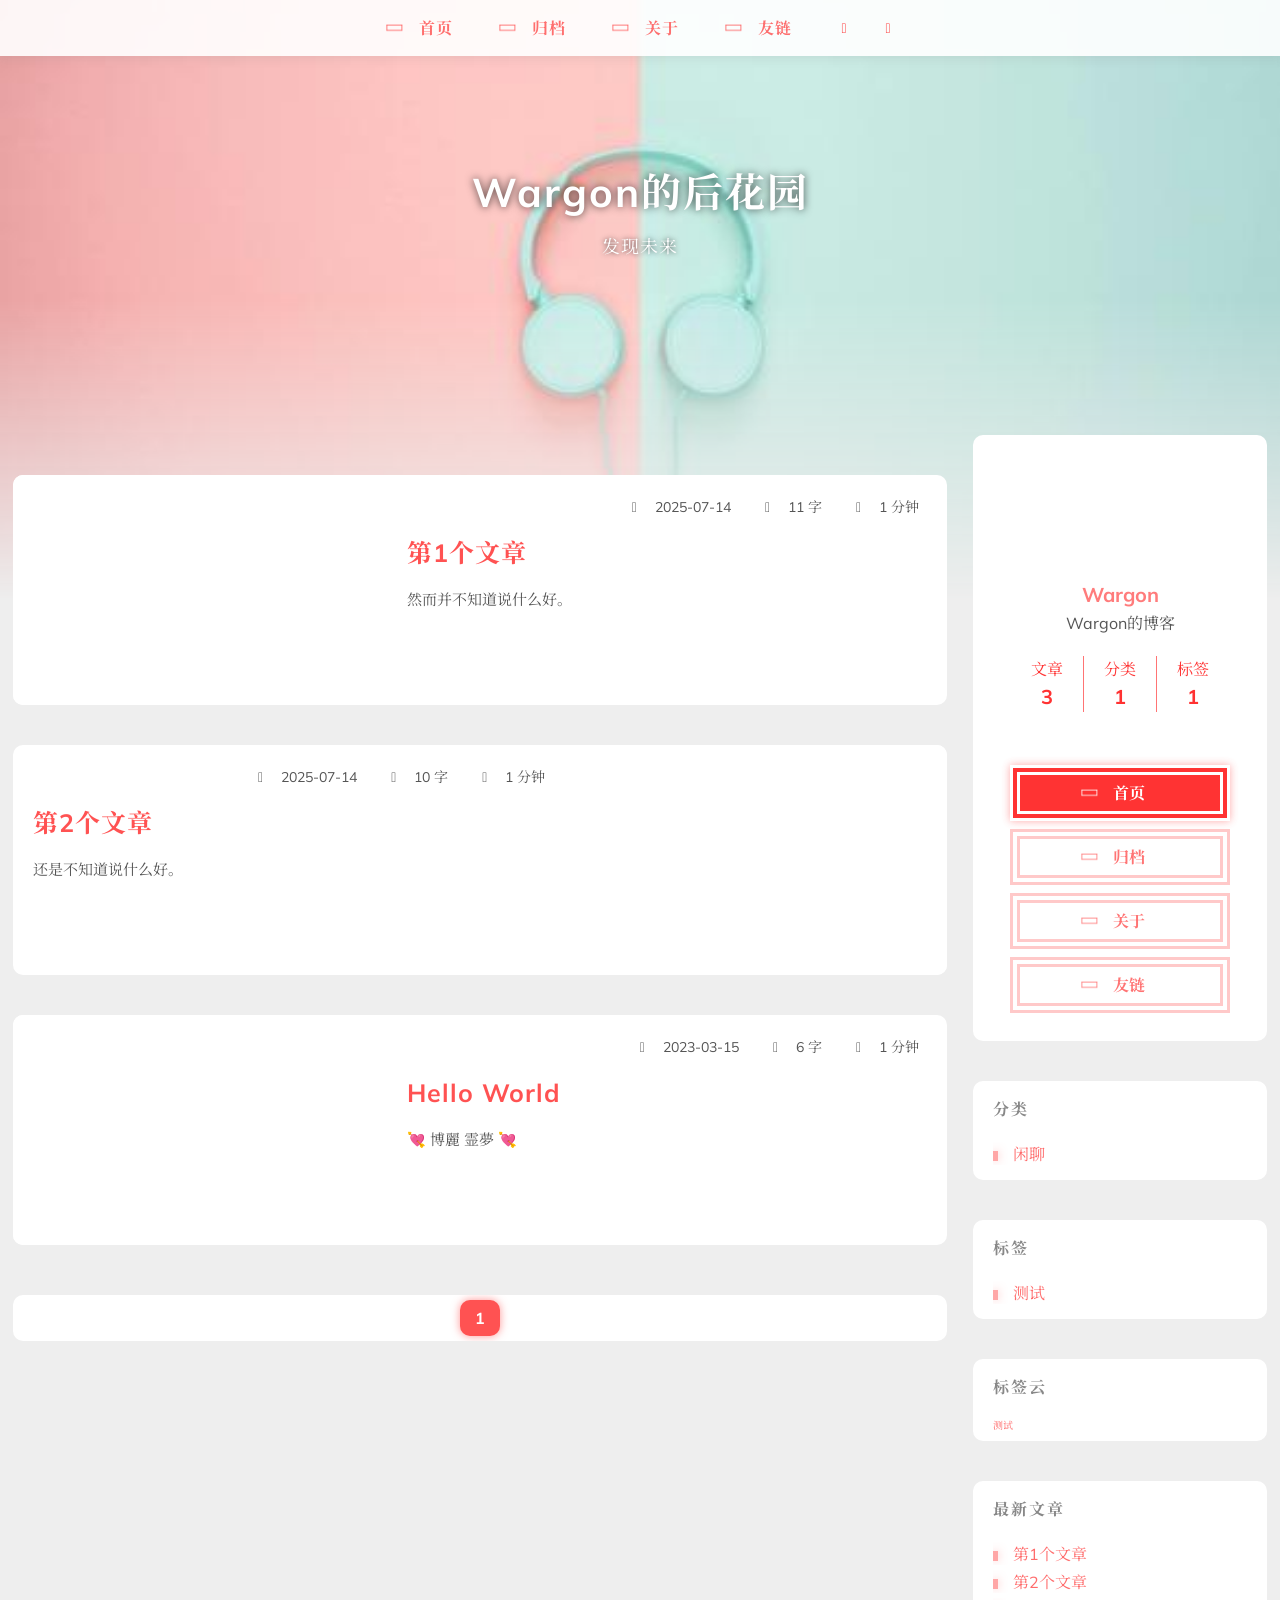
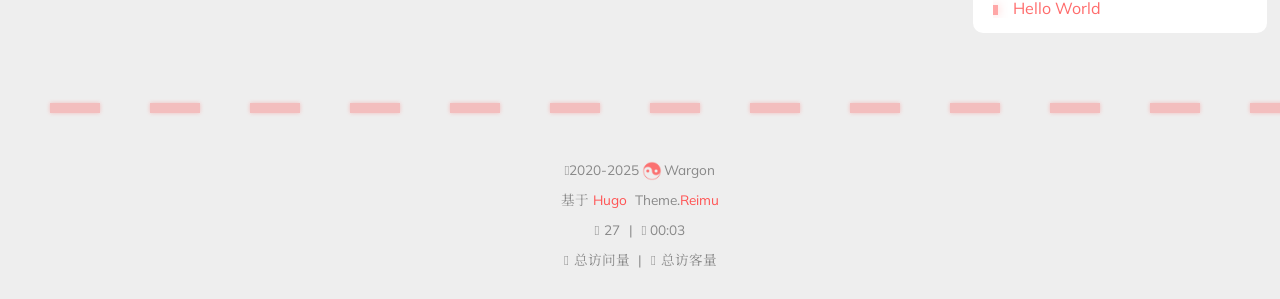
<file: index.html>
<!doctype html>
<html
  lang="zh-cn" 
  data-theme-mode="auto"
  >
  <head>
	<meta name="generator" content="Hugo 0.148.1"><meta charset="utf-8" />
<meta
  name="viewport"
  content="width=device-width, initial-scale=1, shrink-to-fit=no"
/><title>
  Wargon的后花园
</title>
<meta
  name="description"
  content="Wargon的博客"
/><script>
  window.siteConfig = JSON.parse("{\"anchor_icon\":null,\"base\":\"https://example.org/\",\"clipboard\":{\"copyright\":{\"count\":50,\"enable\":false,\"license_type\":\"by-nc-sa\"},\"fail\":{\"en\":\"Copy failed (ﾟ⊿ﾟ)ﾂ\",\"ja\":\"コピー失敗 (ﾟ⊿ﾟ)ﾂ\",\"pt-br\":\"Falha ao copiar (ﾟ⊿ﾟ)ﾂ\",\"zh-cn\":\"复制失败 (ﾟ⊿ﾟ)ﾂ\",\"zh-tw\":\"複製失敗 (ﾟ⊿ﾟ)ﾂ\"},\"success\":{\"en\":\"Copy successfully (*^▽^*)\",\"ja\":\"コピー成功 (*^▽^*)\",\"pt-br\":\"Copiado com sucesso (*^▽^*)\",\"zh-cn\":\"复制成功 (*^▽^*)\",\"zh-tw\":\"複製成功 (*^▽^*)\"}},\"code_block\":{\"expand\":true},\"icon_font\":\"4552607_0khxww3tj3q9\",\"outdate\":{\"daysago\":180,\"enable\":false,\"message\":{\"en\":\"This article was last updated on {time}. Please note that the content may no longer be applicable.\",\"ja\":\"この記事は最終更新日：{time}。記載内容が現在有効でない可能性がありますのでご注意ください。\",\"pt-br\":\"Este artigo foi atualizado pela última vez em {time}. Observe que o conteúdo pode não ser mais aplicável.\",\"zh-cn\":\"本文最后更新于 {time}，请注意文中内容可能已不适用。\",\"zh-tw\":\"本文最後更新於 {time}，請注意文中內容可能已不適用。\"}}}");
  
</script>
<link rel="preconnect" href="https://fonts.gstatic.com" crossorigin />
<link
  rel="preload"
  as="style"
  href="https://fonts.googleapis.com/css?family=Mulish:400,400italic,700,700italic%7cNoto%20Serif%20SC:400,400italic,700,700italic%7c&amp;display=swap"
/>
<link
  rel="stylesheet"
  href="https://fonts.googleapis.com/css?family=Mulish:400,400italic,700,700italic%7cNoto%20Serif%20SC:400,400italic,700,700italic%7c&amp;display=swap"
  media="print"
  onload="this.media='all'"
/>
<link
    rel="preload"
    href="//at.alicdn.com/t/c/font_4552607_0khxww3tj3q9.woff2"
    as="font"
    type="font/woff2"
    crossorigin="anonymous"
  /><link rel="stylesheet" href="/css/loader.min.ac746e154f756f8220326eeb52a719f142ab038be5a8ddf30ea5ef15ef2356ea.css" />
<meta property="og:type" content="website" />
  <meta property="og:title" content="Wargon的后花园" />
  <meta
    property="og:description"
    content="Wargon的博客"
  />
  <meta property="og:url" content="https://example.org/" />
  <meta
    property="og:site_name"
    content="Wargon的后花园"
  />
  <meta
    property="og:image"
    content="/"
  />
  <meta property="article:author" content="Wargon" />
  <meta property="article:published_time" content="2025-07-14T22:48:31&#43;08:00" />
  <meta property="article:modified_time" content="2025-07-14T22:48:31&#43;08:00" /><meta name="twitter:card" content="summary" />
  <meta name="twitter:image" content="/" /><link rel="alternate" type="application/rss+xml" href="https://example.org/index.xml" title="Wargon的后花园">
<link rel="shortcut icon" href="/favicon.ico"><link rel="stylesheet" href="/css/main.min.84f88a600c287468fbd51cb38f8768ac5874bc15361175f558ec6e81beb8692d.css" />
<link
    rel="preload"
    as="style"
    href="https://npm.webcache.cn/photoswipe@5.4.4/dist/photoswipe.css"
    integrity="sha384-IfxC36XL/toUyJ939C73PcgMuRzAZuIzZxE38drsmO5p6jD7ei&#43;Zx/1oA/0l8ysE" crossorigin="anonymous"onload="this.onload=null;this.rel='stylesheet'"
  /><link
    rel="preload"
    as="style"
    href="https://npm.webcache.cn/katex@0.16.22/dist/katex.min.css"
    integrity="sha384-5TcZemv2l/9On385z///&#43;d7MSYlvIEw9FuZTIdZ14vJLqWphw7e7ZPuOiCHJcFCP" crossorigin="anonymous"onload="this.onload=null;this.rel='stylesheet'"
  /><link
    rel="stylesheet"
    href="https://npm.webcache.cn/@waline/client@2.15.8/dist/waline.css"
    integrity="sha384-vltfZtesCdl6NYVcFVcjEaIi5RpNvZe9t7fXvq8twVtcoy&#43;Ub9QgnxUYJmwOhYCK" crossorigin="anonymous"/><script
    src="https://npm.webcache.cn/pace-js@1.2.4/pace.min.js"
    integrity="sha384-k6YtvFUEIuEFBdrLKJ3YAUbBki333tj1CSUisai5Cswsg9wcLNaPzsTHDswp4Az8" crossorigin="anonymous"></script><link
    rel="stylesheet"
    href="https://npm.webcache.cn/@reimujs/aos@0.1.2/dist/aos.css"
    integrity="sha384-GMRP93c6Hkz9JVKGAuRR3nTS7M07RwPgTFenXiosjq2VbVgvdDNcz1g6Mkj8AONa" crossorigin="anonymous"/></head>
  <body><div id='loader'>
    <div class="loading-left-bg loading-bg"></div>
    <div class="loading-right-bg loading-bg"></div>
    <div class="spinner-box">
      <div class="loading-taichi rotate"><svg width="150" height="150" viewBox="0 0 1024 1024" class="icon" version="1.1" xmlns="https://www.w3.org/2000/svg" shape-rendering="geometricPrecision">
            <path d="M303.5 432A80 80 0 0 1 291.5 592A80 80 0 0 1 303.5 432z" fill="var(--red-1, #ff5252)" />
            <path d="M512 65A447 447 0 0 1 512 959L512 929A417 417 0 0 0 512 95A417 417 0 0 0 512 929L512 959A447 447 0 0 1 512 65z 
          M512 95A417 417 0 0 1 929 512A208.5 208.5 0 0 1 720.5 720.5L720.5 592A80 80 0 0 0 720.5 432A80 80 0 0 0 720.5 592L720.5 720.5A208.5 208.5 0 0 1 512 512A208.5 208.5 0 0 0 303.5 303.5A208.5 208.5 0 0 0 95 512A417 417 0 0 1 512 95z" fill="var(--red-1, #ff5252)" />
          </svg></div><div class="loading-word">加载中...</div>
    </div>
  </div>
  </div>
  <script>
    var time = null;
    var startLoading = () => {
      time = Date.now();
      document.getElementById('loader').classList.remove("loading");
    }
    var endLoading = () => {
      if (!time) {
        document.body.style.overflow = 'auto';
        document.getElementById('loader').classList.add("loading");
      } else {
        if (Date.now() - time > 500) {
          time = null;
          document.body.style.overflow = 'auto';
          document.getElementById('loader').classList.add("loading");
        } else {
          setTimeout(endLoading, 500 - (Date.now() - time));
          time = null;
        }
      }
    }
    window.addEventListener('DOMContentLoaded', endLoading);
    document.getElementById('loader').addEventListener('click', endLoading);
  </script><div id="copy-tooltip" style="pointer-events: none; opacity: 0; transition: all 0.2s ease; position: fixed;top: 50%;left: 50%;z-index: 999;transform: translate(-50%, -50%);color: white;background: rgba(0, 0, 0, 0.5);padding: 10px 15px;border-radius: 10px;">
</div>
<div id="lang-tooltip" style="pointer-events: none; opacity: 0; transition: all 0.2s ease; position: fixed;top: 50%;left: 50%;z-index: 999;transform: translate(-50%, -50%);color: white;background: rgba(0, 0, 0, 0.5);padding: 10px 15px;border-radius: 10px;">
本文章没有找到对应的语言版本
</div>
<div id="heatmap-tooltip"></div><div id="container">
      <div id="wrap"><div id="header-nav">
  <nav id="main-nav"><span class="main-nav-link-wrap">
        <div class='main-nav-icon icon rotate'>&#xe62b;</div>
        <a class="main-nav-link" href="/">首页</a>
      </span><span class="main-nav-link-wrap">
        <div class='main-nav-icon icon rotate'>&#xe62b;</div>
        <a class="main-nav-link" href="/archives">归档</a>
      </span><span class="main-nav-link-wrap">
        <div class='main-nav-icon icon rotate'>&#xe62b;</div>
        <a class="main-nav-link" href="/about">关于</a>
      </span><span class="main-nav-link-wrap">
        <div class='main-nav-icon icon rotate'>&#xe62b;</div>
        <a class="main-nav-link" href="/friend">友链</a>
      </span><a id="main-nav-toggle" class="nav-icon"></a>
  </nav>
  <nav id="sub-nav"><a id="nav-rss-link" class="nav-icon" href="/index.xml" title="RSS 订阅" target="_blank"></a></nav></div>
<header id="header"><picture></picture><img crossorigin="anonymous" fetchpriority="high" src="/images/wallpaper12.jpg" alt="Wargon的后花园"><div id="header-outer">
    <div id="header-title"><a href="/" id="logo">
            <h1 data-aos="slide-up">Wargon的后花园</h1>
          </a><h2 id="subtitle-wrap" data-aos="slide-down"><a href="/" id="subtitle">发现未来</a></h2></div>
  </div>
</header><div id="content"
          
          class="sidebar-right"  ><aside id="sidebar"><div class="sidebar-wrapper ">
    <div
      class="sidebar-wrap"
      data-aos="fade-up"
    ><div class="sidebar-author">
  <img
    data-src="/avatar/avatar.jpeg"
    data-sizes="auto"
    alt="Wargon"
    class="lazyload"
  />
  <div class="sidebar-author-name">Wargon</div>
  <div class="sidebar-description">Wargon的博客</div>
</div>
<div class="sidebar-state">
  <div class="sidebar-state-article">
    <div>文章</div><div class="sidebar-state-number">3</div>
  </div>
  <a class="sidebar-state-category" href="/categories/" aria-label="sidebar-state-category-link">
    <div>分类</div>
    <div class="sidebar-state-number">
      1
    </div>
  </a>
  <a class="sidebar-state-tag" href="/tags/" aria-label="sidebar-state-tag-link">
    <div>标签</div>
    <div class="sidebar-state-number">1</div>
  </a>
</div>
<div class="sidebar-social"></div>
<div class="sidebar-menu"><div class="sidebar-menu-link-wrap">
      <a
        class="sidebar-menu-link-dummy"
        href="/"
        aria-label="首页"
      ></a>
      <div class='sidebar-menu-icon icon rotate'>&#xe62b;</div>
      <div class="sidebar-menu-link">首页</div>
    </div><div class="sidebar-menu-link-wrap">
      <a
        class="sidebar-menu-link-dummy"
        href="/archives"
        aria-label="归档"
      ></a>
      <div class='sidebar-menu-icon icon rotate'>&#xe62b;</div>
      <div class="sidebar-menu-link">归档</div>
    </div><div class="sidebar-menu-link-wrap">
      <a
        class="sidebar-menu-link-dummy"
        href="/about"
        aria-label="关于"
      ></a>
      <div class='sidebar-menu-icon icon rotate'>&#xe62b;</div>
      <div class="sidebar-menu-link">关于</div>
    </div><div class="sidebar-menu-link-wrap">
      <a
        class="sidebar-menu-link-dummy"
        href="/friend"
        aria-label="友链"
      ></a>
      <div class='sidebar-menu-icon icon rotate'>&#xe62b;</div>
      <div class="sidebar-menu-link">友链</div>
    </div></div>
</div>
  </div>

  <div class="sidebar-widget"><div class="widget-wrapper">
    <div
      class="widget-wrap"
      data-aos="fade-up"
    >
      <div style="display: flex; justify-content: space-between;">
        <h3 class="widget-title">分类</h3></div>
      <div class="widget">
        <ul class="category-list"><li class="category-list-item">
                <a class="category-list-link" href="/categories/%E9%97%B2%E8%81%8A/"
                  >闲聊</a
                >
              </li></ul>
      </div>
    </div>
  </div><div class="widget-wrapper">
    <div
      class="widget-wrap"
      data-aos="fade-up"
    >
      <div style="display: flex; justify-content: space-between;">
        <h3 class="widget-title">标签</h3></div>
      <div class="widget">
        <ul class="tag-list" itemprop="keywords"><li class="tag-item">
                <a
                  class="tag-link"
                  href="/tags/%E6%B5%8B%E8%AF%95/"
                  aria-label="标签: 测试"
                >
                  测试
                </a>
              </li></ul>
      </div>
    </div>
  </div><div class="widget-wrapper">
  <div
    class="widget-wrap"
    data-aos="fade-up"
  >
    <h3 class="widget-title">标签云</h3><div class="widget tagcloud"><a
            style="font-size:10px"
            href="/tags/%E6%B5%8B%E8%AF%95/"
            aria-label="标签: 测试"
            >测试</a
          ></div>
  </div>
</div><div class="widget-wrapper">
    <div
      class="widget-wrap"
      data-aos="fade-up"
    >
      <h3 class="widget-title">最新文章</h3>
      <div class="widget">
        <ul><li>
              <a href="/post/first-article/">第1个文章</a>
            </li><li>
              <a href="/post/second-article/">第2个文章</a>
            </li><li>
              <a href="/post/hello/">Hello World</a>
            </li></ul>
      </div>
    </div>
  </div></div></aside>
<section id="main"><div class="post-categories-wrapper" data-aos="fade-up"></div><div class="post-wrapper">
  <div
    class="
      post-wrap-left
    "
    data-aos="fade-up"
  ><a
        class="post-link"
        href="/post/first-article/"
        aria-label="第1个文章"
      >
      </a><div
      class="
        post-cover-left
      "
    ><img
          data-src="/images/wallpaper1.jpg"
          data-sizes="auto"
          alt=""
          class="lazyload"
        /></div>
    <div class="post-info">
      <div class="post-meta">
        <span
          ><span class="icon-calendar"></span
          >2025-07-14</span
        >
        <span
          ><span class="icon-pencil"></span
          >11 字</span
        >
        <span
          ><span class="icon-clock"></span
          >1 分钟</span
        >
      </div>
      <h2 class="post-title">第1个文章</h2>
      <article class="post-article">然而并不知道说什么好。
</article>
    </div>
  </div>
</div>
<div class="post-wrapper">
  <div
    class="
      post-wrap-right
    "
    data-aos="fade-up"
  ><a
        class="post-link"
        href="/post/second-article/"
        aria-label="第2个文章"
      >
      </a><div
      class="
        post-cover-right
      "
    ><img
          data-src="/images/wallpaper2.jpg"
          data-sizes="auto"
          alt=""
          class="lazyload"
        /></div>
    <div class="post-info">
      <div class="post-meta">
        <span
          ><span class="icon-calendar"></span
          >2025-07-14</span
        >
        <span
          ><span class="icon-pencil"></span
          >10 字</span
        >
        <span
          ><span class="icon-clock"></span
          >1 分钟</span
        >
      </div>
      <h2 class="post-title">第2个文章</h2>
      <article class="post-article">还是不知道说什么好。
</article>
    </div>
  </div>
</div>
<div class="post-wrapper">
  <div
    class="
      post-wrap-left
    "
    data-aos="fade-up"
  ><a
        class="post-link"
        href="/post/hello/"
        aria-label="Hello World"
      >
      </a><div
      class="
        post-cover-left
      "
    ><img
            data-src="https://d-sketon.top/img/_backwebp/bg1.webp"
            data-sizes="auto"
            alt="Hello World"
            class="lazyload"
          /></div>
    <div class="post-info">
      <div class="post-meta">
        <span
          ><span class="icon-calendar"></span
          >2023-03-15</span
        >
        <span
          ><span class="icon-pencil"></span
          >6 字</span
        >
        <span
          ><span class="icon-clock"></span
          >1 分钟</span
        >
      </div>
      <h2 class="post-title">Hello World</h2>
      <article class="post-article">💘 博麗 霊夢 💘
</article>
    </div>
  </div>
</div>
<nav id="page-nav" data-aos="fade-up"><span class="page-number current">1</span></nav>
</section>
        </div><footer id="footer">
  <div style="width: 100%; overflow: hidden">
    <div class="footer-line"></div>
  </div>
  <div id="footer-info"><div>
      <span class="icon-copyright"></span>2020-2025<span class="footer-info-sep rotate"></span>
      Wargon
    </div><div>
        基于&nbsp;<a
          href="https://gohugo.io/"
          target="_blank"
          >Hugo</a
        >&nbsp; Theme.<a
          href="https://github.com/D-Sketon/hugo-theme-reimu"
          target="_blank"
          >Reimu</a
        >
      </div><div>
        <span class="icon-brush"
          >&nbsp;27</span
        >
        &nbsp;|&nbsp;
        <span class="icon-coffee">&nbsp;00:03</span>
      </div><div>
        <span class="icon-eye"></span>
        <span id="busuanzi_container_site_pv"
          >总访问量&nbsp;<span
            id="busuanzi_value_site_pv"
          ></span
        ></span>
        &nbsp;|&nbsp;
        <span class="icon-user"></span>
        <span id="busuanzi_container_site_uv"
          >总访客量&nbsp;<span
            id="busuanzi_value_site_uv"
          ></span
        ></span>
      </div></div>
</footer>
<div class="sidebar-top">
            <div class="sidebar-top-taichi rotate"></div>
            <div class="arrow-up"></div>
          </div><div id="mask" class="hide"></div>
      </div><nav id="mobile-nav">
  <div class="sidebar-wrap"><div class="sidebar-author">
  <img
    data-src="/avatar/avatar.jpeg"
    data-sizes="auto"
    alt="Wargon"
    class="lazyload"
  />
  <div class="sidebar-author-name">Wargon</div>
  <div class="sidebar-description">Wargon的博客</div>
</div>
<div class="sidebar-state">
  <div class="sidebar-state-article">
    <div>文章</div><div class="sidebar-state-number">3</div>
  </div>
  <a class="sidebar-state-category" href="/categories/" aria-label="sidebar-state-category-link">
    <div>分类</div>
    <div class="sidebar-state-number">
      1
    </div>
  </a>
  <a class="sidebar-state-tag" href="/tags/" aria-label="sidebar-state-tag-link">
    <div>标签</div>
    <div class="sidebar-state-number">1</div>
  </a>
</div>
<div class="sidebar-social"></div>
<div class="sidebar-menu"><div class="sidebar-menu-link-wrap">
      <a
        class="sidebar-menu-link-dummy"
        href="/"
        aria-label="首页"
      ></a>
      <div class='sidebar-menu-icon icon rotate'>&#xe62b;</div>
      <div class="sidebar-menu-link">首页</div>
    </div><div class="sidebar-menu-link-wrap">
      <a
        class="sidebar-menu-link-dummy"
        href="/archives"
        aria-label="归档"
      ></a>
      <div class='sidebar-menu-icon icon rotate'>&#xe62b;</div>
      <div class="sidebar-menu-link">归档</div>
    </div><div class="sidebar-menu-link-wrap">
      <a
        class="sidebar-menu-link-dummy"
        href="/about"
        aria-label="关于"
      ></a>
      <div class='sidebar-menu-icon icon rotate'>&#xe62b;</div>
      <div class="sidebar-menu-link">关于</div>
    </div><div class="sidebar-menu-link-wrap">
      <a
        class="sidebar-menu-link-dummy"
        href="/friend"
        aria-label="友链"
      ></a>
      <div class='sidebar-menu-icon icon rotate'>&#xe62b;</div>
      <div class="sidebar-menu-link">友链</div>
    </div></div>
</div></nav>
</div><script
    src="https://npm.webcache.cn/lazysizes@5.3.2/lazysizes.min.js"
    integrity="sha384-3gT/vsepWkfz/ff7PpWNUeMzeWoH3cDhm/A8jM7ouoAK0/fP/9bcHHR5kHq2nf&#43;e" crossorigin="anonymous"></script><script
    src="https://npm.webcache.cn/clipboard@2.0.11/dist/clipboard.min.js"
    integrity="sha384-J08i8An/QeARD9ExYpvphB8BsyOj3Gh2TSh1aLINKO3L0cMSH2dN3E22zFoXEi0Q" crossorigin="anonymous"></script><script
    src="https://npm.webcache.cn/material-theme@1.0.0/dist/material-theme.umd.js"
    integrity="sha384-vLev0II0HKFaxkcm&#43;/7kX5IGwVFBASkGchU311wmU/veIj2bB0UcBkQbW6yw2asK" crossorigin="anonymous"></script><script src="/js/main.js" integrity="" crossorigin="anonymous" ></script><script src="/js/aos.js" integrity="" crossorigin="anonymous" ></script><script>
    var aosInit = () => {
      AOS.init({
        duration: 1000,
        easing: "ease",
        once: true,
        offset: 50,
      });
    };
    if (document.readyState === "loading") {
      document.addEventListener("DOMContentLoaded", aosInit);
    } else {
      aosInit();
    }
  </script><script src="/js/pjax_main.js" integrity="" crossorigin="anonymous" data-pjax></script><script
    src="https://npm.webcache.cn/mouse-firework@0.1.1/dist/index.umd.js"
    integrity="sha384-8LyaidD9GPxQQgLJO/WRw/O2h3BoNq/ApI/ecpvM6RsrCz2qP2ppBXUKihP4V/2d" crossorigin="anonymous"></script><script>
  if (window.firework) {
    const options = JSON.parse("{\"excludeelements\":[\"a\",\"button\"],\"particles\":[{\"colors\":[\"var(--red-1)\",\"var(--red-2)\",\"var(--red-3)\",\"var(--red-4)\"],\"duration\":[1200,1800],\"easing\":\"easeOutExpo\",\"move\":[\"emit\"],\"number\":20,\"shape\":\"circle\",\"shapeOptions\":{\"alpha\":[0.3,0.5],\"radius\":[16,32]}},{\"colors\":[\"var(--red-0)\"],\"duration\":[1200,1800],\"easing\":\"easeOutExpo\",\"move\":[\"diffuse\"],\"number\":1,\"shape\":\"circle\",\"shapeOptions\":{\"alpha\":[0.2,0.5],\"lineWidth\":6,\"radius\":20}}]}");
    options.excludeElements = options.excludeelements;
    delete options.excludeelements;
    window.firework(options);
  }
</script>

<div id="lazy-script">
  <div><script data-pjax>
        window.REIMU_POST = {
          author: "Wargon",
          title: "Wargon的后花园",
          url: "https:\/\/example.org\/",
          description: "",
          cover: "https:\/\/example.org\/images\/wallpaper12.jpg",
        };
      </script></div>
</div><script
    src="https://npm.webcache.cn/busuanzi@2.3.0/bsz.pure.mini.js"
    asyncintegrity="sha384-0M75wtSkhjIInv4coYlaJU83&#43;OypaRCIq2SukQVQX04eGTCBXJDuWAbJet56id&#43;S" crossorigin="anonymous"></script><script>
    if ('serviceWorker' in navigator) {
      navigator.serviceWorker.getRegistrations().then((registrations) => {
        for (let registration of registrations) {
          registration.unregister();
        }
      });
    }
  </script><script>
  const reimuCopyright = String.raw`
   ______     ______     __     __    __     __  __    
  /\  == \   /\  ___\   /\ \   /\ "-./  \   /\ \/\ \   
  \ \  __<   \ \  __\   \ \ \  \ \ \-./\ \  \ \ \_\ \  
   \ \_\ \_\  \ \_____\  \ \_\  \ \_\ \ \_\  \ \_____\ 
    \/_/ /_/   \/_____/   \/_/   \/_/  \/_/   \/_____/ 
                                                    
  `;
  console.log(String.raw`%c ${reimuCopyright}`, "color: #ff5252;");
  console.log(
    "%c Theme.Reimu" + " %c https://github.com/D-Sketon/hugo-theme-reimu ",
    "color: white; background: #ff5252; padding:5px 0;",
    "padding:4px;border:1px solid #ff5252;",
  );
</script></body>
</html>
</file>
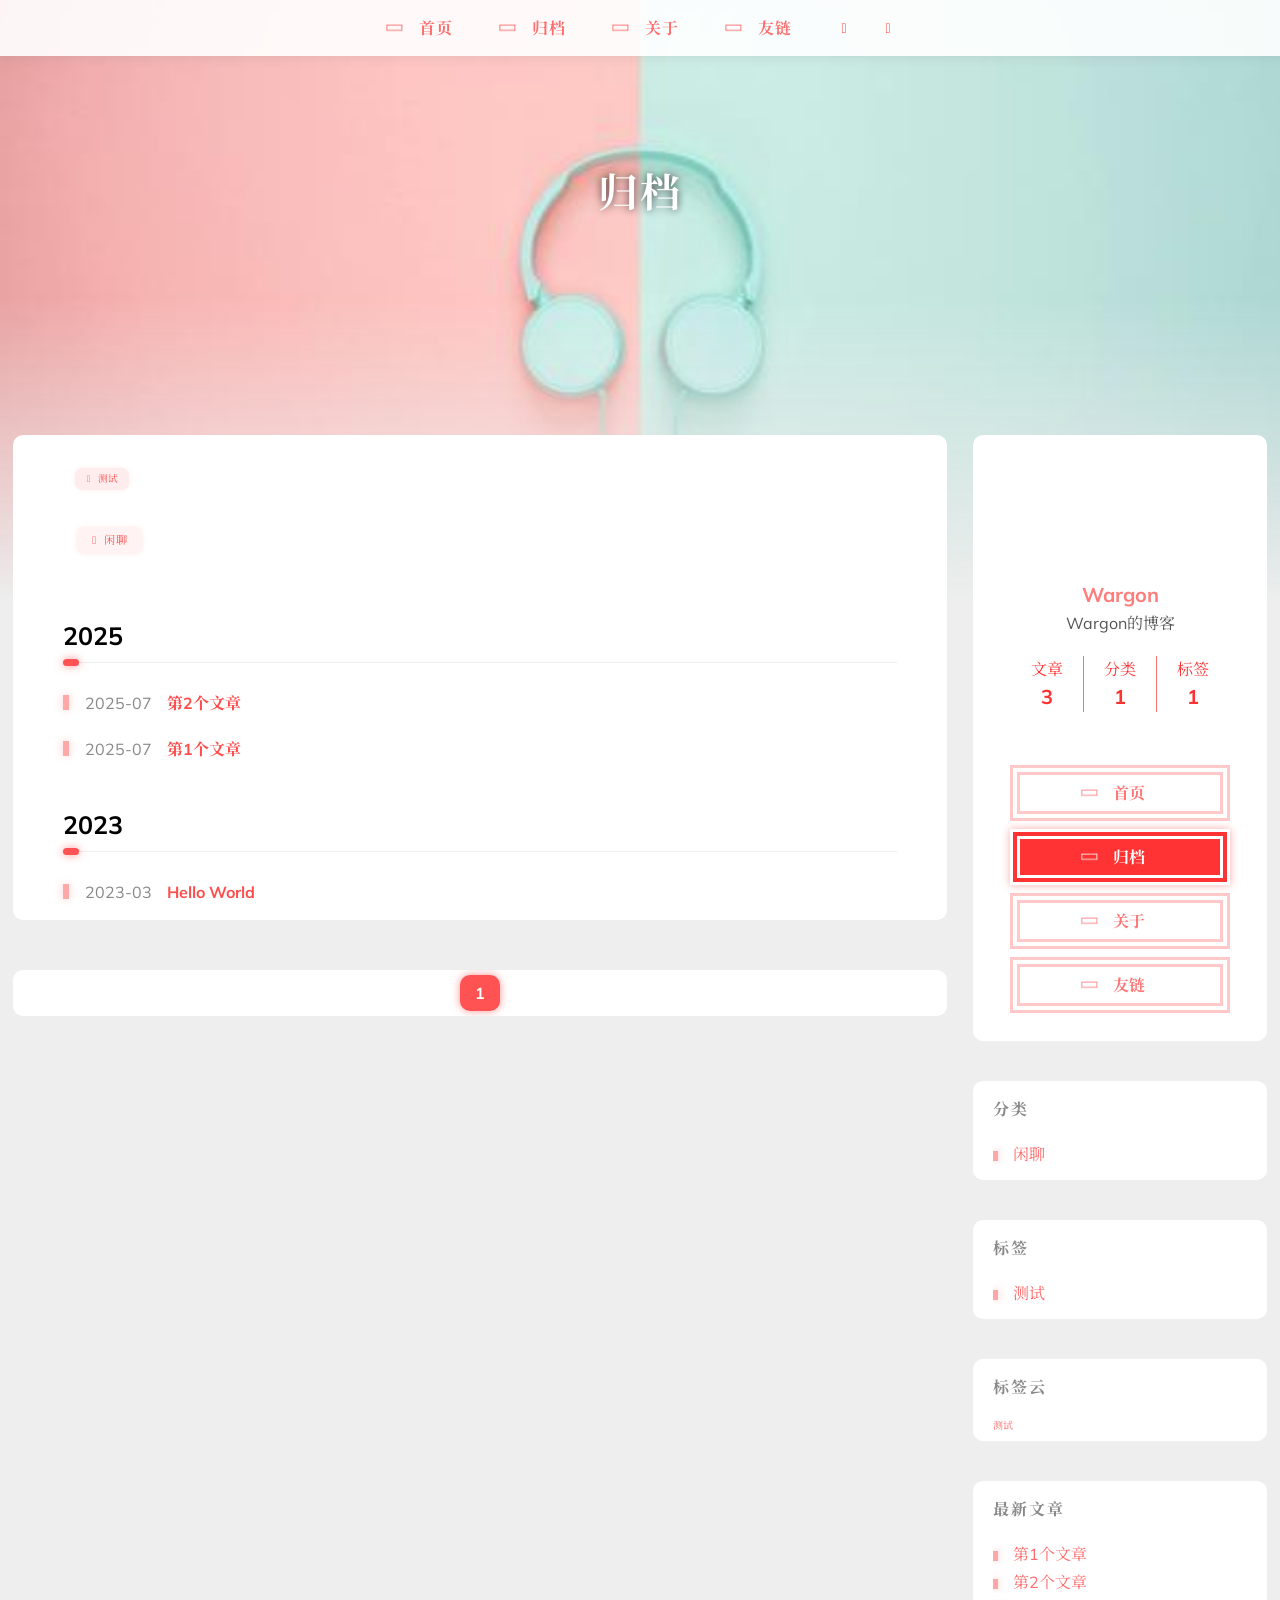
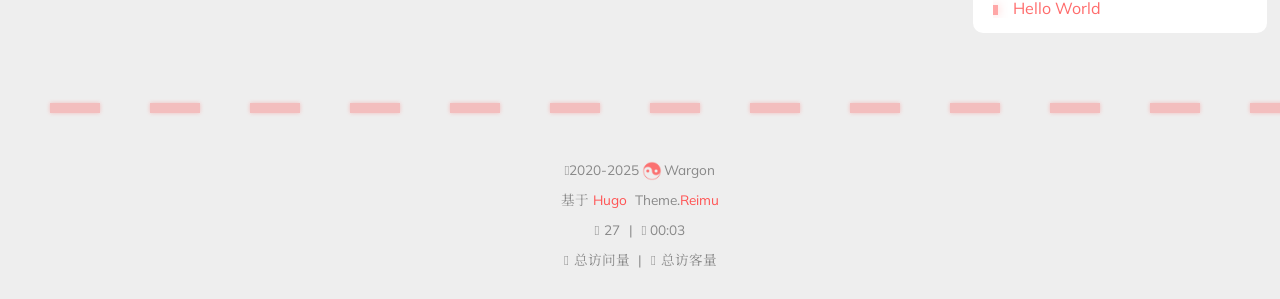
<file: archives/index.html>
<!doctype html>
<html
  lang="zh-cn" 
  data-theme-mode="auto"
  >
  <head><meta charset="utf-8" />
<meta
  name="viewport"
  content="width=device-width, initial-scale=1, shrink-to-fit=no"
/><title>
  归档 | Wargon
</title>
<meta
  name="description"
  content="Wargon的博客"
/><script>
  window.siteConfig = JSON.parse("{\"anchor_icon\":null,\"base\":\"https://example.org/\",\"clipboard\":{\"copyright\":{\"count\":50,\"enable\":false,\"license_type\":\"by-nc-sa\"},\"fail\":{\"en\":\"Copy failed (ﾟ⊿ﾟ)ﾂ\",\"ja\":\"コピー失敗 (ﾟ⊿ﾟ)ﾂ\",\"pt-br\":\"Falha ao copiar (ﾟ⊿ﾟ)ﾂ\",\"zh-cn\":\"复制失败 (ﾟ⊿ﾟ)ﾂ\",\"zh-tw\":\"複製失敗 (ﾟ⊿ﾟ)ﾂ\"},\"success\":{\"en\":\"Copy successfully (*^▽^*)\",\"ja\":\"コピー成功 (*^▽^*)\",\"pt-br\":\"Copiado com sucesso (*^▽^*)\",\"zh-cn\":\"复制成功 (*^▽^*)\",\"zh-tw\":\"複製成功 (*^▽^*)\"}},\"code_block\":{\"expand\":true},\"icon_font\":\"4552607_0khxww3tj3q9\",\"outdate\":{\"daysago\":180,\"enable\":false,\"message\":{\"en\":\"This article was last updated on {time}. Please note that the content may no longer be applicable.\",\"ja\":\"この記事は最終更新日：{time}。記載内容が現在有効でない可能性がありますのでご注意ください。\",\"pt-br\":\"Este artigo foi atualizado pela última vez em {time}. Observe que o conteúdo pode não ser mais aplicável.\",\"zh-cn\":\"本文最后更新于 {time}，请注意文中内容可能已不适用。\",\"zh-tw\":\"本文最後更新於 {time}，請注意文中內容可能已不適用。\"}}}");
  
</script>
<link rel="preconnect" href="https://fonts.gstatic.com" crossorigin />
<link
  rel="preload"
  as="style"
  href="https://fonts.googleapis.com/css?family=Mulish:400,400italic,700,700italic%7cNoto%20Serif%20SC:400,400italic,700,700italic%7c&amp;display=swap"
/>
<link
  rel="stylesheet"
  href="https://fonts.googleapis.com/css?family=Mulish:400,400italic,700,700italic%7cNoto%20Serif%20SC:400,400italic,700,700italic%7c&amp;display=swap"
  media="print"
  onload="this.media='all'"
/>
<link
    rel="preload"
    href="//at.alicdn.com/t/c/font_4552607_0khxww3tj3q9.woff2"
    as="font"
    type="font/woff2"
    crossorigin="anonymous"
  /><link rel="stylesheet" href="/css/loader.min.ac746e154f756f8220326eeb52a719f142ab038be5a8ddf30ea5ef15ef2356ea.css" />
<meta property="og:type" content="website" />
  <meta property="og:title" content="归档 | Wargon" />
  <meta
    property="og:description"
    content="Wargon的博客"
  />
  <meta property="og:url" content="https://example.org/archives/" />
  <meta
    property="og:site_name"
    content="Wargon的后花园"
  />
  <meta
    property="og:image"
    content="/"
  />
  <meta property="article:author" content="Wargon" />
  <meta property="article:published_time" content="2022-07-26T21:46:25&#43;08:00" />
  <meta property="article:modified_time" content="2022-07-26T21:46:25&#43;08:00" /><meta name="twitter:card" content="summary" />
  <meta name="twitter:image" content="/" /><link rel="alternate" type="application/rss+xml" href="https://example.org/archives/index.xml" title="Wargon的后花园">
<link rel="shortcut icon" href="/favicon.ico"><link rel="stylesheet" href="/css/main.min.84f88a600c287468fbd51cb38f8768ac5874bc15361175f558ec6e81beb8692d.css" />
<link
    rel="preload"
    as="style"
    href="https://npm.webcache.cn/photoswipe@5.4.4/dist/photoswipe.css"
    integrity="sha384-IfxC36XL/toUyJ939C73PcgMuRzAZuIzZxE38drsmO5p6jD7ei&#43;Zx/1oA/0l8ysE" crossorigin="anonymous"onload="this.onload=null;this.rel='stylesheet'"
  /><link
    rel="preload"
    as="style"
    href="https://npm.webcache.cn/katex@0.16.22/dist/katex.min.css"
    integrity="sha384-5TcZemv2l/9On385z///&#43;d7MSYlvIEw9FuZTIdZ14vJLqWphw7e7ZPuOiCHJcFCP" crossorigin="anonymous"onload="this.onload=null;this.rel='stylesheet'"
  /><link
    rel="stylesheet"
    href="https://npm.webcache.cn/@waline/client@2.15.8/dist/waline.css"
    integrity="sha384-vltfZtesCdl6NYVcFVcjEaIi5RpNvZe9t7fXvq8twVtcoy&#43;Ub9QgnxUYJmwOhYCK" crossorigin="anonymous"/><script
    src="https://npm.webcache.cn/pace-js@1.2.4/pace.min.js"
    integrity="sha384-k6YtvFUEIuEFBdrLKJ3YAUbBki333tj1CSUisai5Cswsg9wcLNaPzsTHDswp4Az8" crossorigin="anonymous"></script><link
    rel="stylesheet"
    href="https://npm.webcache.cn/@reimujs/aos@0.1.2/dist/aos.css"
    integrity="sha384-GMRP93c6Hkz9JVKGAuRR3nTS7M07RwPgTFenXiosjq2VbVgvdDNcz1g6Mkj8AONa" crossorigin="anonymous"/></head>
  <body><div id='loader'>
    <div class="loading-left-bg loading-bg"></div>
    <div class="loading-right-bg loading-bg"></div>
    <div class="spinner-box">
      <div class="loading-taichi rotate"><svg width="150" height="150" viewBox="0 0 1024 1024" class="icon" version="1.1" xmlns="https://www.w3.org/2000/svg" shape-rendering="geometricPrecision">
            <path d="M303.5 432A80 80 0 0 1 291.5 592A80 80 0 0 1 303.5 432z" fill="var(--red-1, #ff5252)" />
            <path d="M512 65A447 447 0 0 1 512 959L512 929A417 417 0 0 0 512 95A417 417 0 0 0 512 929L512 959A447 447 0 0 1 512 65z 
          M512 95A417 417 0 0 1 929 512A208.5 208.5 0 0 1 720.5 720.5L720.5 592A80 80 0 0 0 720.5 432A80 80 0 0 0 720.5 592L720.5 720.5A208.5 208.5 0 0 1 512 512A208.5 208.5 0 0 0 303.5 303.5A208.5 208.5 0 0 0 95 512A417 417 0 0 1 512 95z" fill="var(--red-1, #ff5252)" />
          </svg></div><div class="loading-word">加载中...</div>
    </div>
  </div>
  </div>
  <script>
    var time = null;
    var startLoading = () => {
      time = Date.now();
      document.getElementById('loader').classList.remove("loading");
    }
    var endLoading = () => {
      if (!time) {
        document.body.style.overflow = 'auto';
        document.getElementById('loader').classList.add("loading");
      } else {
        if (Date.now() - time > 500) {
          time = null;
          document.body.style.overflow = 'auto';
          document.getElementById('loader').classList.add("loading");
        } else {
          setTimeout(endLoading, 500 - (Date.now() - time));
          time = null;
        }
      }
    }
    window.addEventListener('DOMContentLoaded', endLoading);
    document.getElementById('loader').addEventListener('click', endLoading);
  </script><div id="copy-tooltip" style="pointer-events: none; opacity: 0; transition: all 0.2s ease; position: fixed;top: 50%;left: 50%;z-index: 999;transform: translate(-50%, -50%);color: white;background: rgba(0, 0, 0, 0.5);padding: 10px 15px;border-radius: 10px;">
</div>
<div id="lang-tooltip" style="pointer-events: none; opacity: 0; transition: all 0.2s ease; position: fixed;top: 50%;left: 50%;z-index: 999;transform: translate(-50%, -50%);color: white;background: rgba(0, 0, 0, 0.5);padding: 10px 15px;border-radius: 10px;">
本文章没有找到对应的语言版本
</div>
<div id="heatmap-tooltip"></div><div id="container">
      <div id="wrap"><div id="header-nav">
  <nav id="main-nav"><span class="main-nav-link-wrap">
        <div class='main-nav-icon icon rotate'>&#xe62b;</div>
        <a class="main-nav-link" href="/">首页</a>
      </span><span class="main-nav-link-wrap">
        <div class='main-nav-icon icon rotate'>&#xe62b;</div>
        <a class="main-nav-link" href="/archives">归档</a>
      </span><span class="main-nav-link-wrap">
        <div class='main-nav-icon icon rotate'>&#xe62b;</div>
        <a class="main-nav-link" href="/about">关于</a>
      </span><span class="main-nav-link-wrap">
        <div class='main-nav-icon icon rotate'>&#xe62b;</div>
        <a class="main-nav-link" href="/friend">友链</a>
      </span><a id="main-nav-toggle" class="nav-icon"></a>
  </nav>
  <nav id="sub-nav"><a id="nav-rss-link" class="nav-icon" href="/archives/index.xml" title="RSS 订阅" target="_blank"></a></nav></div>
<header id="header"><picture></picture><img crossorigin="anonymous" fetchpriority="high" src="/images/wallpaper12.jpg" alt=""><div id="header-outer">
    <div id="header-title"><a href="/" id="logo">
            <h1 data-aos="slide-up">归档</h1>
          </a><h2 id="subtitle-wrap" data-aos="slide-down"></h2></div>
  </div>
</header><div id="content"
          
          class="sidebar-right"  ><aside id="sidebar"><div class="sidebar-wrapper ">
    <div
      class="sidebar-wrap"
      data-aos="fade-up"
    ><div class="sidebar-author">
  <img
    data-src="/avatar/avatar.jpeg"
    data-sizes="auto"
    alt="Wargon"
    class="lazyload"
  />
  <div class="sidebar-author-name">Wargon</div>
  <div class="sidebar-description">Wargon的博客</div>
</div>
<div class="sidebar-state">
  <div class="sidebar-state-article">
    <div>文章</div><div class="sidebar-state-number">3</div>
  </div>
  <a class="sidebar-state-category" href="/categories/" aria-label="sidebar-state-category-link">
    <div>分类</div>
    <div class="sidebar-state-number">
      1
    </div>
  </a>
  <a class="sidebar-state-tag" href="/tags/" aria-label="sidebar-state-tag-link">
    <div>标签</div>
    <div class="sidebar-state-number">1</div>
  </a>
</div>
<div class="sidebar-social"></div>
<div class="sidebar-menu"><div class="sidebar-menu-link-wrap">
      <a
        class="sidebar-menu-link-dummy"
        href="/"
        aria-label="首页"
      ></a>
      <div class='sidebar-menu-icon icon rotate'>&#xe62b;</div>
      <div class="sidebar-menu-link">首页</div>
    </div><div class="sidebar-menu-link-wrap">
      <a
        class="sidebar-menu-link-dummy"
        href="/archives"
        aria-label="归档"
      ></a>
      <div class='sidebar-menu-icon icon rotate'>&#xe62b;</div>
      <div class="sidebar-menu-link">归档</div>
    </div><div class="sidebar-menu-link-wrap">
      <a
        class="sidebar-menu-link-dummy"
        href="/about"
        aria-label="关于"
      ></a>
      <div class='sidebar-menu-icon icon rotate'>&#xe62b;</div>
      <div class="sidebar-menu-link">关于</div>
    </div><div class="sidebar-menu-link-wrap">
      <a
        class="sidebar-menu-link-dummy"
        href="/friend"
        aria-label="友链"
      ></a>
      <div class='sidebar-menu-icon icon rotate'>&#xe62b;</div>
      <div class="sidebar-menu-link">友链</div>
    </div></div>
</div>
  </div>

  <div class="sidebar-widget"><div class="widget-wrapper">
    <div
      class="widget-wrap"
      data-aos="fade-up"
    >
      <div style="display: flex; justify-content: space-between;">
        <h3 class="widget-title">分类</h3></div>
      <div class="widget">
        <ul class="category-list"><li class="category-list-item">
                <a class="category-list-link" href="/categories/%E9%97%B2%E8%81%8A/"
                  >闲聊</a
                >
              </li></ul>
      </div>
    </div>
  </div><div class="widget-wrapper">
    <div
      class="widget-wrap"
      data-aos="fade-up"
    >
      <div style="display: flex; justify-content: space-between;">
        <h3 class="widget-title">标签</h3></div>
      <div class="widget">
        <ul class="tag-list" itemprop="keywords"><li class="tag-item">
                <a
                  class="tag-link"
                  href="/tags/%E6%B5%8B%E8%AF%95/"
                  aria-label="标签: 测试"
                >
                  测试
                </a>
              </li></ul>
      </div>
    </div>
  </div><div class="widget-wrapper">
  <div
    class="widget-wrap"
    data-aos="fade-up"
  >
    <h3 class="widget-title">标签云</h3><div class="widget tagcloud"><a
            style="font-size:10px"
            href="/tags/%E6%B5%8B%E8%AF%95/"
            aria-label="标签: 测试"
            >测试</a
          ></div>
  </div>
</div><div class="widget-wrapper">
    <div
      class="widget-wrap"
      data-aos="fade-up"
    >
      <h3 class="widget-title">最新文章</h3>
      <div class="widget">
        <ul><li>
              <a href="/post/first-article/">第1个文章</a>
            </li><li>
              <a href="/post/second-article/">第2个文章</a>
            </li><li>
              <a href="/post/hello/">Hello World</a>
            </li></ul>
      </div>
    </div>
  </div></div></aside>
<section id="main"><div
    class="archives-outer-wrap"
    data-aos="fade-up"
  ><div class="tag-wrap"><div
      class="archives-tag-list-item"
      data-aos="zoom-in"
    >
      <a class="archives-tag-list-link" href="/tags/%E6%B5%8B%E8%AF%95/"
        >测试</a
      >
    </div></div>
<div class="category-wrap"><div
      class="archives-category-list-item"
      data-aos="zoom-in"
    >
      <a class="archives-category-list-link" href="/categories/%E9%97%B2%E8%81%8A/"
        >闲聊</a
      >
    </div></div><section class="archives-wrap" data-aos="fade-up">
    <div class="archive-year-wrap">
      <span class="archive-year">2025</span>
    </div>
    <ul><li class="archive-article">
          <div class="archive-article-date-wrap">
            <span>
              <time
                class="dt-published"
                datetime="2025-07-14 22:48:31 &#43;0800 CST"
                itemprop="datePublished"
                >2025-07</time
              >
            </span>
          </div><a class="archive-article-title" href="/post/second-article/"
              >第2个文章</a
            ></li><li class="archive-article">
          <div class="archive-article-date-wrap">
            <span>
              <time
                class="dt-published"
                datetime="2025-07-14 22:48:31 &#43;0800 CST"
                itemprop="datePublished"
                >2025-07</time
              >
            </span>
          </div><a class="archive-article-title" href="/post/first-article/"
              >第1个文章</a
            ></li></ul>
  </section><section class="archives-wrap" data-aos="fade-up">
    <div class="archive-year-wrap">
      <span class="archive-year">2023</span>
    </div>
    <ul><li class="archive-article">
          <div class="archive-article-date-wrap">
            <span>
              <time
                class="dt-published"
                datetime="2023-03-15 11:00:00 -0700 -0700"
                itemprop="datePublished"
                >2023-03</time
              >
            </span>
          </div><a class="archive-article-title" href="/post/hello/"
              >Hello World</a
            ></li></ul>
  </section></div><nav id="page-nav" data-aos="fade-up"><span class="page-number current">1</span></nav>
</section>
        </div><footer id="footer">
  <div style="width: 100%; overflow: hidden">
    <div class="footer-line"></div>
  </div>
  <div id="footer-info"><div>
      <span class="icon-copyright"></span>2020-2025<span class="footer-info-sep rotate"></span>
      Wargon
    </div><div>
        基于&nbsp;<a
          href="https://gohugo.io/"
          target="_blank"
          >Hugo</a
        >&nbsp; Theme.<a
          href="https://github.com/D-Sketon/hugo-theme-reimu"
          target="_blank"
          >Reimu</a
        >
      </div><div>
        <span class="icon-brush"
          >&nbsp;27</span
        >
        &nbsp;|&nbsp;
        <span class="icon-coffee">&nbsp;00:03</span>
      </div><div>
        <span class="icon-eye"></span>
        <span id="busuanzi_container_site_pv"
          >总访问量&nbsp;<span
            id="busuanzi_value_site_pv"
          ></span
        ></span>
        &nbsp;|&nbsp;
        <span class="icon-user"></span>
        <span id="busuanzi_container_site_uv"
          >总访客量&nbsp;<span
            id="busuanzi_value_site_uv"
          ></span
        ></span>
      </div></div>
</footer>
<div class="sidebar-top">
            <div class="sidebar-top-taichi rotate"></div>
            <div class="arrow-up"></div>
          </div><div id="mask" class="hide"></div>
      </div><nav id="mobile-nav">
  <div class="sidebar-wrap"><div class="sidebar-author">
  <img
    data-src="/avatar/avatar.jpeg"
    data-sizes="auto"
    alt="Wargon"
    class="lazyload"
  />
  <div class="sidebar-author-name">Wargon</div>
  <div class="sidebar-description">Wargon的博客</div>
</div>
<div class="sidebar-state">
  <div class="sidebar-state-article">
    <div>文章</div><div class="sidebar-state-number">3</div>
  </div>
  <a class="sidebar-state-category" href="/categories/" aria-label="sidebar-state-category-link">
    <div>分类</div>
    <div class="sidebar-state-number">
      1
    </div>
  </a>
  <a class="sidebar-state-tag" href="/tags/" aria-label="sidebar-state-tag-link">
    <div>标签</div>
    <div class="sidebar-state-number">1</div>
  </a>
</div>
<div class="sidebar-social"></div>
<div class="sidebar-menu"><div class="sidebar-menu-link-wrap">
      <a
        class="sidebar-menu-link-dummy"
        href="/"
        aria-label="首页"
      ></a>
      <div class='sidebar-menu-icon icon rotate'>&#xe62b;</div>
      <div class="sidebar-menu-link">首页</div>
    </div><div class="sidebar-menu-link-wrap">
      <a
        class="sidebar-menu-link-dummy"
        href="/archives"
        aria-label="归档"
      ></a>
      <div class='sidebar-menu-icon icon rotate'>&#xe62b;</div>
      <div class="sidebar-menu-link">归档</div>
    </div><div class="sidebar-menu-link-wrap">
      <a
        class="sidebar-menu-link-dummy"
        href="/about"
        aria-label="关于"
      ></a>
      <div class='sidebar-menu-icon icon rotate'>&#xe62b;</div>
      <div class="sidebar-menu-link">关于</div>
    </div><div class="sidebar-menu-link-wrap">
      <a
        class="sidebar-menu-link-dummy"
        href="/friend"
        aria-label="友链"
      ></a>
      <div class='sidebar-menu-icon icon rotate'>&#xe62b;</div>
      <div class="sidebar-menu-link">友链</div>
    </div></div>
</div></nav>
</div><script
    src="https://npm.webcache.cn/lazysizes@5.3.2/lazysizes.min.js"
    integrity="sha384-3gT/vsepWkfz/ff7PpWNUeMzeWoH3cDhm/A8jM7ouoAK0/fP/9bcHHR5kHq2nf&#43;e" crossorigin="anonymous"></script><script
    src="https://npm.webcache.cn/clipboard@2.0.11/dist/clipboard.min.js"
    integrity="sha384-J08i8An/QeARD9ExYpvphB8BsyOj3Gh2TSh1aLINKO3L0cMSH2dN3E22zFoXEi0Q" crossorigin="anonymous"></script><script
    src="https://npm.webcache.cn/material-theme@1.0.0/dist/material-theme.umd.js"
    integrity="sha384-vLev0II0HKFaxkcm&#43;/7kX5IGwVFBASkGchU311wmU/veIj2bB0UcBkQbW6yw2asK" crossorigin="anonymous"></script><script src="/js/main.js" integrity="" crossorigin="anonymous" ></script><script src="/js/aos.js" integrity="" crossorigin="anonymous" ></script><script>
    var aosInit = () => {
      AOS.init({
        duration: 1000,
        easing: "ease",
        once: true,
        offset: 50,
      });
    };
    if (document.readyState === "loading") {
      document.addEventListener("DOMContentLoaded", aosInit);
    } else {
      aosInit();
    }
  </script><script src="/js/pjax_main.js" integrity="" crossorigin="anonymous" data-pjax></script><script
    src="https://npm.webcache.cn/mouse-firework@0.1.1/dist/index.umd.js"
    integrity="sha384-8LyaidD9GPxQQgLJO/WRw/O2h3BoNq/ApI/ecpvM6RsrCz2qP2ppBXUKihP4V/2d" crossorigin="anonymous"></script><script>
  if (window.firework) {
    const options = JSON.parse("{\"excludeelements\":[\"a\",\"button\"],\"particles\":[{\"colors\":[\"var(--red-1)\",\"var(--red-2)\",\"var(--red-3)\",\"var(--red-4)\"],\"duration\":[1200,1800],\"easing\":\"easeOutExpo\",\"move\":[\"emit\"],\"number\":20,\"shape\":\"circle\",\"shapeOptions\":{\"alpha\":[0.3,0.5],\"radius\":[16,32]}},{\"colors\":[\"var(--red-0)\"],\"duration\":[1200,1800],\"easing\":\"easeOutExpo\",\"move\":[\"diffuse\"],\"number\":1,\"shape\":\"circle\",\"shapeOptions\":{\"alpha\":[0.2,0.5],\"lineWidth\":6,\"radius\":20}}]}");
    options.excludeElements = options.excludeelements;
    delete options.excludeelements;
    window.firework(options);
  }
</script>

<div id="lazy-script">
  <div><script data-pjax>
        window.REIMU_POST = {
          author: "Wargon",
          title: "",
          url: "https:\/\/example.org\/archives\/",
          description: "",
          cover: "https:\/\/example.org\/images\/wallpaper12.jpg",
        };
      </script><script src="/js/insert_highlight.js" integrity="" crossorigin="anonymous" data-pjax></script><script type="module" data-pjax>const PhotoSwipeLightbox = (await safeImport("https:\/\/npm.webcache.cn\/photoswipe@5.4.4\/dist\/photoswipe-lightbox.esm.min.js", "sha384-DiL6M\/gG\u002bwmTxmCRZyD1zee6lIhawn5TGvED0FOh7fXcN9B0aZ9dexSF\/N6lrZi\/")).default;const pswp = () => {
          if (_$$('.article-entry a.article-gallery-item').length > 0) {
            new PhotoSwipeLightbox({
              gallery: '.article-entry',
              children: 'a.article-gallery-item',pswpModule: () => safeImport("https:\/\/npm.webcache.cn\/photoswipe@5.4.4\/dist\/photoswipe.esm.min.js", "sha384-WkkO3GCmgkC3VQWpaV8DqhKJqpzpF9JoByxDmnV8\u002boTJ7m3DfYEWX1fu1scuS4\u002bs")}).init();
          }
          if(_$$('.article-gallery a.article-gallery-item').length > 0) {
            new PhotoSwipeLightbox({
              gallery: '.article-gallery',
              children: 'a.article-gallery-item',pswpModule: () => safeImport("https:\/\/npm.webcache.cn\/photoswipe@5.4.4\/dist\/photoswipe.esm.min.js", "sha384-WkkO3GCmgkC3VQWpaV8DqhKJqpzpF9JoByxDmnV8\u002boTJ7m3DfYEWX1fu1scuS4\u002bs")}).init();
          }
          window.lightboxStatus = 'done';
          window.removeEventListener('lightbox:ready', pswp);
        }
        if(window.lightboxStatus === 'ready') {
          pswp()
        } else {
          window.addEventListener('lightbox:ready', pswp);
        }
      </script><script data-pjax>
  var loadScript = (src, integrity) => {
    const script = document.createElement('script');
    script.src = src;
    if (integrity) script.integrity = integrity;
    script.crossOrigin = 'anonymous';
    return script;
  };
  var commentConfigKeys = ['valine', 'waline', 'twikoo', 'gitalk', 'giscus'];
  var commentConfig = {
    valine: {
      enable: false,
      load: () => {
        const container = document.querySelector('.valine-comment');
        if (!container) return;
        container.style.display = 'block';

        const script = loadScript(
          'https:\/\/npm.webcache.cn\/valine@1.5.1\/dist\/Valine.min.js',
          !'webcache|valine@1.5.1\/dist\/Valine.min.js'.startsWith('local') ? 'sha384-3ma91AExDeMAZ1rjTjaP8V2A2obQE\u002bs5ltKRwYlwdpArz9xVbp0tF3b0VV2ACNPn' : undefined
        );
        script.onload = () => {
          const GUEST_INFO = ['nick', 'mail', 'link'];
          const guest_info = 'nick,mail,link'.split(',').filter((item) => {
            return GUEST_INFO.indexOf(item) > -1
          });
          const recordIP = JSON.parse('true');
          const highlight = JSON.parse('true');
          const visitor = JSON.parse('false');
          const serverURLs = undefined;

          new Valine({
            el: '.valine-comment',
            appId: "",
            appKey: "",
            placeholder: "Just go go",
            pageSize: '10',
            avatar: 'mp',
            lang: document.documentElement.lang || 'en',
            recordIP: recordIP,
            highlight: highlight,
            visitor: visitor,
            requiredFields: guest_info,
            path: window.location.pathname,
            serverURLs,
          });
        };
        document.head.appendChild(script);
      }
    },
    waline: {
      enable: true,
      load: async () => {
        const container = document.querySelector('.waline-comment');
        if (!container) return;
        container.style.display = 'block';

        let walineInit;
        const walineCdn = 'https:\/\/npm.webcache.cn\/@waline\/client@2.15.8\/dist\/waline.mjs';
        
        if ('webcache|@waline\/client@2.15.8\/dist\/waline.mjs'.startsWith('local')) {
          
          const module = await safeImport(walineCdn);
          walineInit = module.init;
        } else {
          
          const module = await safeImport(
            walineCdn, 
            'sha384-9sbqJjrfGjbkI6\/PI4nU\/MvBfEmkkPC4YK9I4zBeMIf1CVCZdCMH\/KinBEAZII\/5'
          );
          walineInit = module.init;
        }
        
        window.walineInstance = walineInit({
          el: '.waline-comment',
          serverURL: 'https:\/\/my-waline-787jdktma-genionests-projects.vercel.app\/',
          lang: document.documentElement.lang || 'en',
          locale: JSON.parse("{}"),
          emoji: JSON.parse("[\"https://unpkg.com/@waline/emojis@1.2.0/weibo\",\"https://unpkg.com/@waline/emojis@1.2.0/alus\",\"https://unpkg.com/@waline/emojis@1.2.0/bilibili\",\"https://unpkg.com/@waline/emojis@1.2.0/qq\",\"https://unpkg.com/@waline/emojis@1.2.0/tieba\",\"https://unpkg.com/@waline/emojis@1.2.0/tw-emoji\"]"),
          meta: JSON.parse("[\"nick\",\"mail\",\"link\"]"),
          requiredMeta: JSON.parse("[\"nick\",\"mail\"]"),
          wordLimit:  0 ,
          comment: true,
          pageSize:  10 ,
          dark: 'html[data-theme="dark"]',
          pageview:  true ,
        });
      }
    },
    twikoo: {
      enable: false,
      load: () => {
        const container = document.querySelector('.twikoo-comment');
        if (!container) return;
        container.style.display = 'block';

        
        const script = loadScript(
          'https:\/\/npm.webcache.cn\/twikoo@1.6.44\/dist\/twikoo.all.min.js',
          !'webcache|twikoo@1.6.44\/dist\/twikoo.all.min.js'.startsWith('local') ? 'sha384-kwWLC0HjeZZnVPqCJ1AncI8tsk\u002bkQqF9TbAmCclcc9Z0hGkfgHRzeQZxmdmZhE0K' : undefined
        );
        script.onload = () => {
          twikoo.init({
            envId: '',
            el: '.twikoo-comment',
            region: '',
            lang: document.documentElement.lang || 'en',
          });
          twikoo.getCommentsCount({
            envId: '',
            region: '',
            urls: [
              'https\/\/example.org\/archives\/'
            ],
            includeReply: false
          }).then((res) => {
            document.querySelector('.twikoo-comment-count').innerText = res[0].count;
          }).catch((err) => {
            console.error(err);
          });
        };
        document.head.appendChild(script);
      }
    },
    gitalk: {
      enable: false,
      load: () => {
        const container = document.querySelector('.gitalk-comment');
        if (!container) return;
        container.style.display = 'block';

        const script = loadScript(
          'https:\/\/npm.webcache.cn\/gitalk@1.8.0\/dist\/gitalk.min.js',
          !'webcache|gitalk@1.8.0\/dist\/gitalk.min.js'.startsWith('local') ? 'sha384-kspnZUWBoSWwoJHa0hBCXYbHGbhvU\/lcEH5O8eVbSDhbPwsiVUTp\/aGX\/z\/5EuMA' : undefined
        );
        script.onload = () => {
          if ( false ) {
            
            const md5Script = loadScript(
              'https:\/\/npm.webcache.cn\/blueimp-md5@2.19.0\/js\/md5.min.js',
              !'webcache|blueimp-md5@2.19.0\/js\/md5.min.js'.startsWith('local') ? 'sha384-JmVtRz6RWiXnA14QbIOJzPuU3MidULOpBP66deeLLyyoF4Tr\/gZlbkHkL6vTthxH' : undefined
            );
            md5Script.onload = initGitalk;
            document.head.appendChild(md5Script);
          } else {
            
            initGitalk();
          }
        };
        document.head.appendChild(script);

        function initGitalk() {
          let gitalk = new Gitalk({
            clientID: '',
            clientSecret: '',
            repo: '',
            owner: '',
            admin: JSON.parse("null"),
            id: location.pathname,
            distractionFreeMode: false,
            language: document.documentElement.lang || 'en',
          });
          gitalk.render('gitalk-comment');
        }
      }
    },
    giscus: {
      enable: false,
      load: () => {
        const container = document.querySelector('.giscus-comment');
        if (!container) return;
        container.style.display = 'block';

        
        const existingScript = container.querySelector('script[src*="giscus.app/client.js"]');
        if (existingScript) existingScript.remove();
        const existingFrame = document.querySelector('iframe.giscus-frame');
        if (existingFrame) existingFrame.remove();

        
        const giscusScript = document.createElement('script');
        const domMode = document.documentElement.getAttribute("data-theme");

        const docLang = document.documentElement.lang || 'en';
        const langBase = docLang.split('-')[0];
        const supportedLangs = ['ar', 'be', 'bg', 'ca', 'cs', 'da', 'de', 'en', 
        'eo', 'es', 'eu', 'fa', 'fr', 'gr', 'hbs', 'he', 'hu', 'id', 'it', 'ja', 
        'kh', 'ko', 'nl', 'pl', 'pt', 'ro', 'ru', 'th', 'tr', 'uk', 'uz', 'vi', 'zh-CN', 'zh-HK', 'zh-TW'];
        const giscusLang = supportedLangs.includes(docLang) ? docLang : supportedLangs.includes(langBase) ? langBase : 'en';

        giscusScript.src = 'https://giscus.app/client.js';
        giscusScript.setAttribute('data-repo', '');
        giscusScript.setAttribute('data-repo-id', '');
        giscusScript.setAttribute('data-category', '');
        giscusScript.setAttribute('data-category-id', '');
        giscusScript.setAttribute('data-mapping', '0');
        giscusScript.setAttribute('data-strict', '0');
        giscusScript.setAttribute('data-reactions-enabled', '1');
        giscusScript.setAttribute('data-emit-metadata', '0');
        giscusScript.setAttribute('data-input-position', 'bottom');
        giscusScript.setAttribute('data-theme', domMode === 'dark' ? 'dark' : 'light');
        giscusScript.setAttribute('data-lang', giscusLang);
        giscusScript.setAttribute('crossorigin', 'anonymous');
        giscusScript.async = true;
        container.appendChild(giscusScript);
        document.body.addEventListener('light-theme-set', () => {
          const iframe = document.querySelector('iframe.giscus-frame');
          if (!iframe) return;
          iframe.contentWindow.postMessage({ giscus: { setConfig: { theme: 'light' } } }, 'https://giscus.app');
        });
        document.body.addEventListener('dark-theme-set', () => {
          const iframe = document.querySelector('iframe.giscus-frame');
          if (!iframe) return;
          iframe.contentWindow.postMessage({ giscus: { setConfig: { theme: 'dark' } } }, 'https://giscus.app');
        });
      }
    }
  };
  commentConfig.enable = commentConfigKeys.some(key => commentConfig[key].enable);

  var defaultComment = '';
  if (commentConfig.enable) {
    
    var savedCommentType = localStorage.getItem('commentType');
    
    
    if (savedCommentType) {
      if (commentConfig[savedCommentType]?.enable) {
        defaultComment = savedCommentType;
      }
    }
    
    
    if (!defaultComment) {
      var configDefault = 'waline';
      if (commentConfig[configDefault]?.enable) {
        defaultComment = configDefault;
      }
    }
    
    
    if (!defaultComment) {
      defaultComment = commentConfigKeys.find(sys => commentConfig[sys].enable) || '';
    }
  }

  function loadComments() {
    if (!commentConfig.enable) return;
    
    const loadedComments = {
      valine: false,
      waline: false,
      twikoo: false,
      gitalk: false,
      giscus: false
    };

    
    const hideAllComments = () => {
      const commentContainers = document.querySelectorAll('.comment');
      commentContainers.forEach(container => {
        container.style.display = 'none';
      });
    };

    
    const loadCommentSystem = (type) => {
      if (loadedComments[type]) {
        
        document.querySelector(`.${type}-comment`).style.display = 'block';
        return;
      }

      
      commentConfig[type]?.load();
      loadedComments[type] = true;
    };

    
    const changeActiveCommentItems = (item) => {
      const commentItems = document.querySelectorAll('.selector-item');
      for (let i = 0; i < commentItems.length; i++) {
        commentItems[i].classList.remove('active');
      }
      item.classList.add('active');

      
      const commentType = item.getAttribute('data-selector');

      
      hideAllComments();

      
      loadCommentSystem(commentType);
    };

    const commentInit = () => {
      
      const commentItems = document.querySelectorAll('.selector-item');
      for (let item of commentItems) {
        item.addEventListener('click', () => {
          
          const commentType = item.getAttribute('data-selector');
          window.localStorage.setItem('commentType', commentType);
          
          changeActiveCommentItems(item);
        });
      }

      
      if (defaultComment) {
        const defaultSelectorItem = document.querySelector(`[data-selector="${defaultComment}"]`);
        if (!defaultSelectorItem) return;
        defaultSelectorItem.style.display = 'block';
        defaultSelectorItem.classList.add('active');
        loadCommentSystem(defaultComment);
      }
    }

    if (document.readyState === 'loading') {
      document.addEventListener('DOMContentLoaded', commentInit);
    } else {
      commentInit();
    }
  };
  loadComments();
</script></div>
</div><script
    src="https://npm.webcache.cn/busuanzi@2.3.0/bsz.pure.mini.js"
    asyncintegrity="sha384-0M75wtSkhjIInv4coYlaJU83&#43;OypaRCIq2SukQVQX04eGTCBXJDuWAbJet56id&#43;S" crossorigin="anonymous"></script><script>
    if ('serviceWorker' in navigator) {
      navigator.serviceWorker.getRegistrations().then((registrations) => {
        for (let registration of registrations) {
          registration.unregister();
        }
      });
    }
  </script><script>
  const reimuCopyright = String.raw`
   ______     ______     __     __    __     __  __    
  /\  == \   /\  ___\   /\ \   /\ "-./  \   /\ \/\ \   
  \ \  __<   \ \  __\   \ \ \  \ \ \-./\ \  \ \ \_\ \  
   \ \_\ \_\  \ \_____\  \ \_\  \ \_\ \ \_\  \ \_____\ 
    \/_/ /_/   \/_____/   \/_/   \/_/  \/_/   \/_____/ 
                                                    
  `;
  console.log(String.raw`%c ${reimuCopyright}`, "color: #ff5252;");
  console.log(
    "%c Theme.Reimu" + " %c https://github.com/D-Sketon/hugo-theme-reimu ",
    "color: white; background: #ff5252; padding:5px 0;",
    "padding:4px;border:1px solid #ff5252;",
  );
</script></body>
</html>
</file>
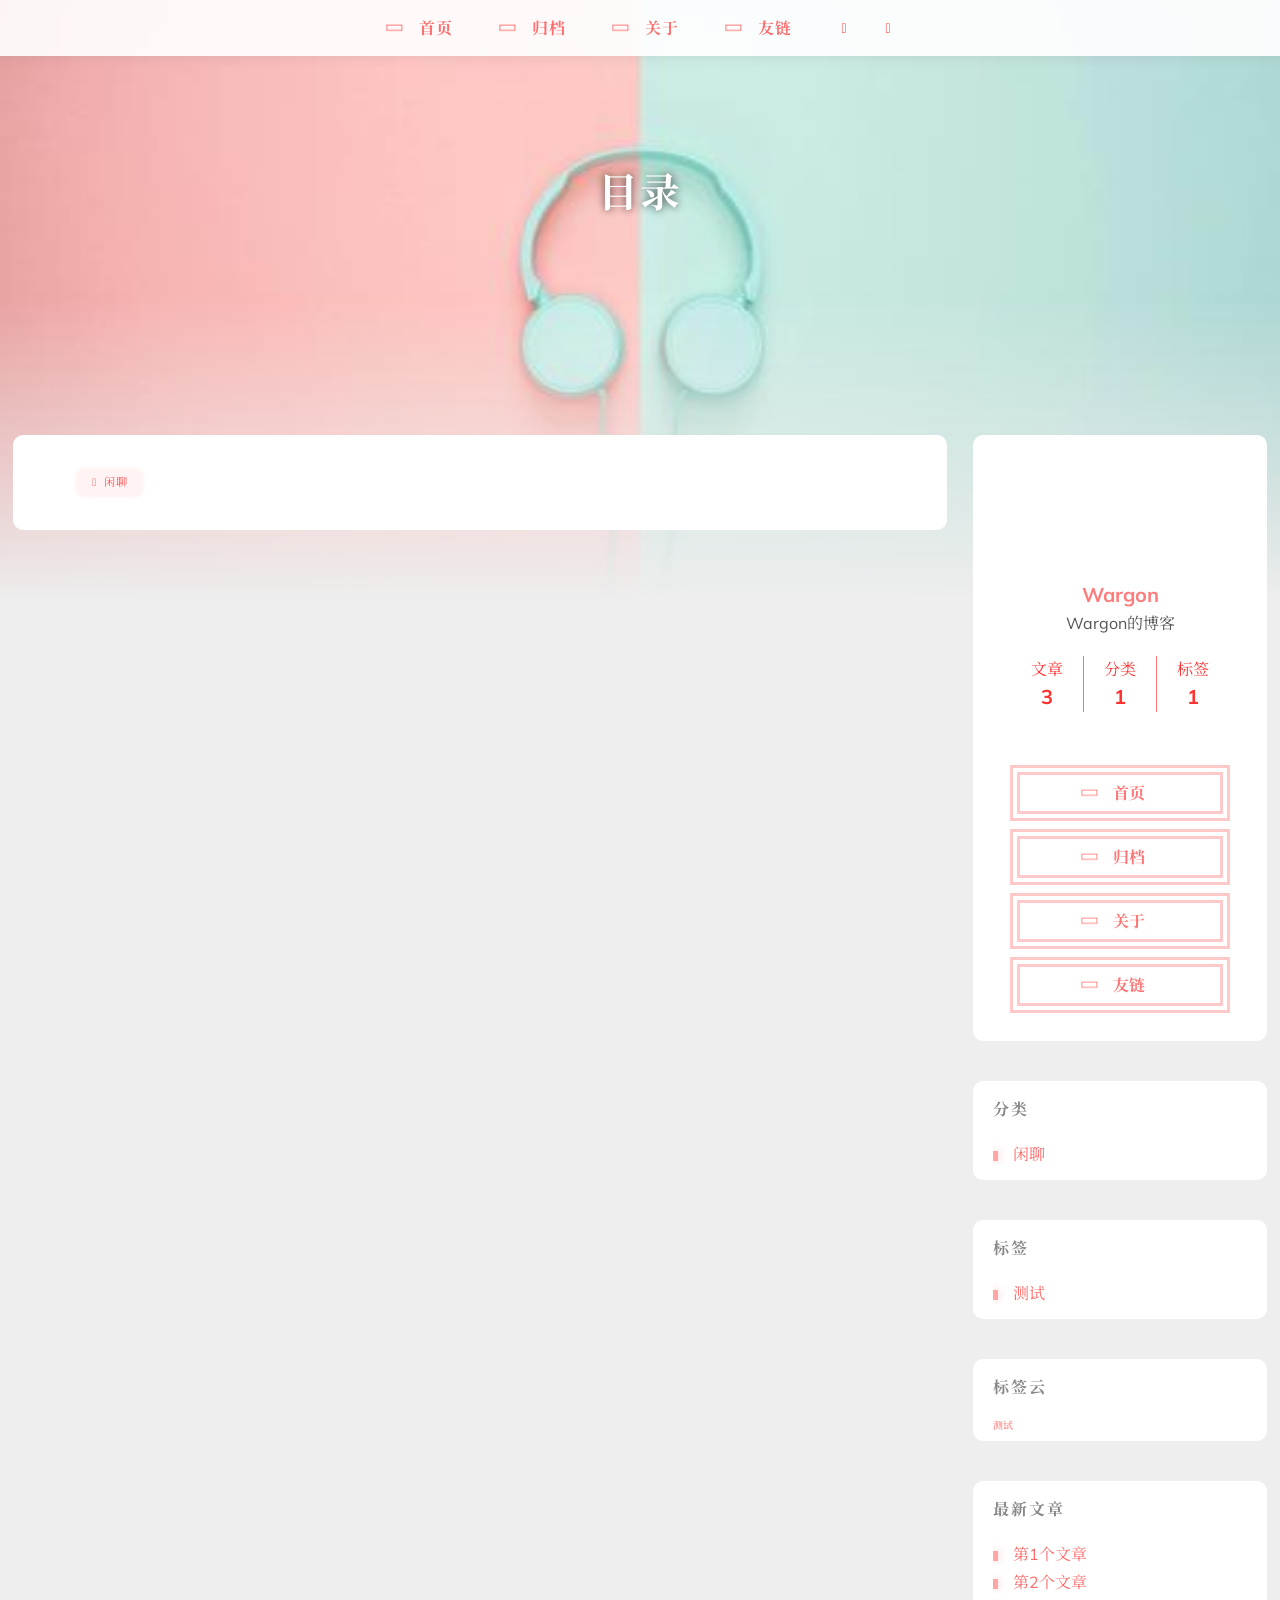
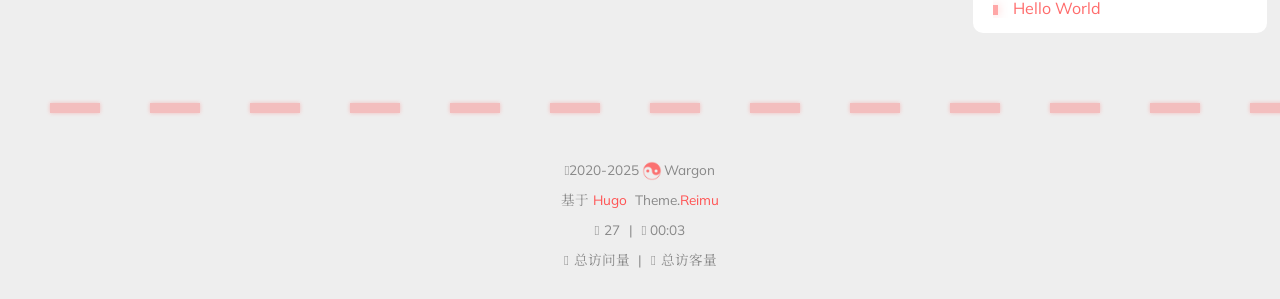
<file: categories/index.html>
<!doctype html>
<html
  lang="zh-cn" 
  data-theme-mode="auto"
  >
  <head><meta charset="utf-8" />
<meta
  name="viewport"
  content="width=device-width, initial-scale=1, shrink-to-fit=no"
/><title>
  目录 | Wargon
</title>
<meta
  name="description"
  content="Wargon的博客"
/><script>
  window.siteConfig = JSON.parse("{\"anchor_icon\":null,\"base\":\"https://example.org/\",\"clipboard\":{\"copyright\":{\"count\":50,\"enable\":false,\"license_type\":\"by-nc-sa\"},\"fail\":{\"en\":\"Copy failed (ﾟ⊿ﾟ)ﾂ\",\"ja\":\"コピー失敗 (ﾟ⊿ﾟ)ﾂ\",\"pt-br\":\"Falha ao copiar (ﾟ⊿ﾟ)ﾂ\",\"zh-cn\":\"复制失败 (ﾟ⊿ﾟ)ﾂ\",\"zh-tw\":\"複製失敗 (ﾟ⊿ﾟ)ﾂ\"},\"success\":{\"en\":\"Copy successfully (*^▽^*)\",\"ja\":\"コピー成功 (*^▽^*)\",\"pt-br\":\"Copiado com sucesso (*^▽^*)\",\"zh-cn\":\"复制成功 (*^▽^*)\",\"zh-tw\":\"複製成功 (*^▽^*)\"}},\"code_block\":{\"expand\":true},\"icon_font\":\"4552607_0khxww3tj3q9\",\"outdate\":{\"daysago\":180,\"enable\":false,\"message\":{\"en\":\"This article was last updated on {time}. Please note that the content may no longer be applicable.\",\"ja\":\"この記事は最終更新日：{time}。記載内容が現在有効でない可能性がありますのでご注意ください。\",\"pt-br\":\"Este artigo foi atualizado pela última vez em {time}. Observe que o conteúdo pode não ser mais aplicável.\",\"zh-cn\":\"本文最后更新于 {time}，请注意文中内容可能已不适用。\",\"zh-tw\":\"本文最後更新於 {time}，請注意文中內容可能已不適用。\"}}}");
  
</script>
<link rel="preconnect" href="https://fonts.gstatic.com" crossorigin />
<link
  rel="preload"
  as="style"
  href="https://fonts.googleapis.com/css?family=Mulish:400,400italic,700,700italic%7cNoto%20Serif%20SC:400,400italic,700,700italic%7c&amp;display=swap"
/>
<link
  rel="stylesheet"
  href="https://fonts.googleapis.com/css?family=Mulish:400,400italic,700,700italic%7cNoto%20Serif%20SC:400,400italic,700,700italic%7c&amp;display=swap"
  media="print"
  onload="this.media='all'"
/>
<link
    rel="preload"
    href="//at.alicdn.com/t/c/font_4552607_0khxww3tj3q9.woff2"
    as="font"
    type="font/woff2"
    crossorigin="anonymous"
  /><link rel="stylesheet" href="/css/loader.min.ac746e154f756f8220326eeb52a719f142ab038be5a8ddf30ea5ef15ef2356ea.css" />
<meta property="og:type" content="website" />
  <meta property="og:title" content="目录 | Wargon" />
  <meta
    property="og:description"
    content="Wargon的博客"
  />
  <meta property="og:url" content="https://example.org/categories/" />
  <meta
    property="og:site_name"
    content="Wargon的后花园"
  />
  <meta
    property="og:image"
    content="/"
  />
  <meta property="article:author" content="Wargon" />
  <meta property="article:published_time" content="2025-07-14T22:48:31&#43;08:00" />
  <meta property="article:modified_time" content="2025-07-14T22:48:31&#43;08:00" /><meta name="twitter:card" content="summary" />
  <meta name="twitter:image" content="/" /><link rel="alternate" type="application/rss+xml" href="https://example.org/categories/index.xml" title="Wargon的后花园">
<link rel="shortcut icon" href="/favicon.ico"><link rel="stylesheet" href="/css/main.min.84f88a600c287468fbd51cb38f8768ac5874bc15361175f558ec6e81beb8692d.css" />
<link
    rel="preload"
    as="style"
    href="https://npm.webcache.cn/photoswipe@5.4.4/dist/photoswipe.css"
    integrity="sha384-IfxC36XL/toUyJ939C73PcgMuRzAZuIzZxE38drsmO5p6jD7ei&#43;Zx/1oA/0l8ysE" crossorigin="anonymous"onload="this.onload=null;this.rel='stylesheet'"
  /><link
    rel="preload"
    as="style"
    href="https://npm.webcache.cn/katex@0.16.22/dist/katex.min.css"
    integrity="sha384-5TcZemv2l/9On385z///&#43;d7MSYlvIEw9FuZTIdZ14vJLqWphw7e7ZPuOiCHJcFCP" crossorigin="anonymous"onload="this.onload=null;this.rel='stylesheet'"
  /><link
    rel="stylesheet"
    href="https://npm.webcache.cn/@waline/client@2.15.8/dist/waline.css"
    integrity="sha384-vltfZtesCdl6NYVcFVcjEaIi5RpNvZe9t7fXvq8twVtcoy&#43;Ub9QgnxUYJmwOhYCK" crossorigin="anonymous"/><script
    src="https://npm.webcache.cn/pace-js@1.2.4/pace.min.js"
    integrity="sha384-k6YtvFUEIuEFBdrLKJ3YAUbBki333tj1CSUisai5Cswsg9wcLNaPzsTHDswp4Az8" crossorigin="anonymous"></script><link
    rel="stylesheet"
    href="https://npm.webcache.cn/@reimujs/aos@0.1.2/dist/aos.css"
    integrity="sha384-GMRP93c6Hkz9JVKGAuRR3nTS7M07RwPgTFenXiosjq2VbVgvdDNcz1g6Mkj8AONa" crossorigin="anonymous"/></head>
  <body><div id='loader'>
    <div class="loading-left-bg loading-bg"></div>
    <div class="loading-right-bg loading-bg"></div>
    <div class="spinner-box">
      <div class="loading-taichi rotate"><svg width="150" height="150" viewBox="0 0 1024 1024" class="icon" version="1.1" xmlns="https://www.w3.org/2000/svg" shape-rendering="geometricPrecision">
            <path d="M303.5 432A80 80 0 0 1 291.5 592A80 80 0 0 1 303.5 432z" fill="var(--red-1, #ff5252)" />
            <path d="M512 65A447 447 0 0 1 512 959L512 929A417 417 0 0 0 512 95A417 417 0 0 0 512 929L512 959A447 447 0 0 1 512 65z 
          M512 95A417 417 0 0 1 929 512A208.5 208.5 0 0 1 720.5 720.5L720.5 592A80 80 0 0 0 720.5 432A80 80 0 0 0 720.5 592L720.5 720.5A208.5 208.5 0 0 1 512 512A208.5 208.5 0 0 0 303.5 303.5A208.5 208.5 0 0 0 95 512A417 417 0 0 1 512 95z" fill="var(--red-1, #ff5252)" />
          </svg></div><div class="loading-word">加载中...</div>
    </div>
  </div>
  </div>
  <script>
    var time = null;
    var startLoading = () => {
      time = Date.now();
      document.getElementById('loader').classList.remove("loading");
    }
    var endLoading = () => {
      if (!time) {
        document.body.style.overflow = 'auto';
        document.getElementById('loader').classList.add("loading");
      } else {
        if (Date.now() - time > 500) {
          time = null;
          document.body.style.overflow = 'auto';
          document.getElementById('loader').classList.add("loading");
        } else {
          setTimeout(endLoading, 500 - (Date.now() - time));
          time = null;
        }
      }
    }
    window.addEventListener('DOMContentLoaded', endLoading);
    document.getElementById('loader').addEventListener('click', endLoading);
  </script><div id="copy-tooltip" style="pointer-events: none; opacity: 0; transition: all 0.2s ease; position: fixed;top: 50%;left: 50%;z-index: 999;transform: translate(-50%, -50%);color: white;background: rgba(0, 0, 0, 0.5);padding: 10px 15px;border-radius: 10px;">
</div>
<div id="lang-tooltip" style="pointer-events: none; opacity: 0; transition: all 0.2s ease; position: fixed;top: 50%;left: 50%;z-index: 999;transform: translate(-50%, -50%);color: white;background: rgba(0, 0, 0, 0.5);padding: 10px 15px;border-radius: 10px;">
本文章没有找到对应的语言版本
</div>
<div id="heatmap-tooltip"></div><div id="container">
      <div id="wrap"><div id="header-nav">
  <nav id="main-nav"><span class="main-nav-link-wrap">
        <div class='main-nav-icon icon rotate'>&#xe62b;</div>
        <a class="main-nav-link" href="/">首页</a>
      </span><span class="main-nav-link-wrap">
        <div class='main-nav-icon icon rotate'>&#xe62b;</div>
        <a class="main-nav-link" href="/archives">归档</a>
      </span><span class="main-nav-link-wrap">
        <div class='main-nav-icon icon rotate'>&#xe62b;</div>
        <a class="main-nav-link" href="/about">关于</a>
      </span><span class="main-nav-link-wrap">
        <div class='main-nav-icon icon rotate'>&#xe62b;</div>
        <a class="main-nav-link" href="/friend">友链</a>
      </span><a id="main-nav-toggle" class="nav-icon"></a>
  </nav>
  <nav id="sub-nav"><a id="nav-rss-link" class="nav-icon" href="/categories/index.xml" title="RSS 订阅" target="_blank"></a></nav></div>
<header id="header"><picture></picture><img crossorigin="anonymous" fetchpriority="high" src="/images/wallpaper12.jpg" alt="Categories"><div id="header-outer">
    <div id="header-title"><a href="/" id="logo">
            <h1 data-aos="slide-up">目录</h1>
          </a><h2 id="subtitle-wrap" data-aos="slide-down"></h2></div>
  </div>
</header><div id="content"
          
          class="sidebar-right"  ><aside id="sidebar"><div class="sidebar-wrapper ">
    <div
      class="sidebar-wrap"
      data-aos="fade-up"
    ><div class="sidebar-author">
  <img
    data-src="/avatar/avatar.jpeg"
    data-sizes="auto"
    alt="Wargon"
    class="lazyload"
  />
  <div class="sidebar-author-name">Wargon</div>
  <div class="sidebar-description">Wargon的博客</div>
</div>
<div class="sidebar-state">
  <div class="sidebar-state-article">
    <div>文章</div><div class="sidebar-state-number">3</div>
  </div>
  <a class="sidebar-state-category" href="/categories/" aria-label="sidebar-state-category-link">
    <div>分类</div>
    <div class="sidebar-state-number">
      1
    </div>
  </a>
  <a class="sidebar-state-tag" href="/tags/" aria-label="sidebar-state-tag-link">
    <div>标签</div>
    <div class="sidebar-state-number">1</div>
  </a>
</div>
<div class="sidebar-social"></div>
<div class="sidebar-menu"><div class="sidebar-menu-link-wrap">
      <a
        class="sidebar-menu-link-dummy"
        href="/"
        aria-label="首页"
      ></a>
      <div class='sidebar-menu-icon icon rotate'>&#xe62b;</div>
      <div class="sidebar-menu-link">首页</div>
    </div><div class="sidebar-menu-link-wrap">
      <a
        class="sidebar-menu-link-dummy"
        href="/archives"
        aria-label="归档"
      ></a>
      <div class='sidebar-menu-icon icon rotate'>&#xe62b;</div>
      <div class="sidebar-menu-link">归档</div>
    </div><div class="sidebar-menu-link-wrap">
      <a
        class="sidebar-menu-link-dummy"
        href="/about"
        aria-label="关于"
      ></a>
      <div class='sidebar-menu-icon icon rotate'>&#xe62b;</div>
      <div class="sidebar-menu-link">关于</div>
    </div><div class="sidebar-menu-link-wrap">
      <a
        class="sidebar-menu-link-dummy"
        href="/friend"
        aria-label="友链"
      ></a>
      <div class='sidebar-menu-icon icon rotate'>&#xe62b;</div>
      <div class="sidebar-menu-link">友链</div>
    </div></div>
</div>
  </div>

  <div class="sidebar-widget"><div class="widget-wrapper">
    <div
      class="widget-wrap"
      data-aos="fade-up"
    >
      <div style="display: flex; justify-content: space-between;">
        <h3 class="widget-title">分类</h3></div>
      <div class="widget">
        <ul class="category-list"><li class="category-list-item">
                <a class="category-list-link" href="/categories/%E9%97%B2%E8%81%8A/"
                  >闲聊</a
                >
              </li></ul>
      </div>
    </div>
  </div><div class="widget-wrapper">
    <div
      class="widget-wrap"
      data-aos="fade-up"
    >
      <div style="display: flex; justify-content: space-between;">
        <h3 class="widget-title">标签</h3></div>
      <div class="widget">
        <ul class="tag-list" itemprop="keywords"><li class="tag-item">
                <a
                  class="tag-link"
                  href="/tags/%E6%B5%8B%E8%AF%95/"
                  aria-label="标签: 测试"
                >
                  测试
                </a>
              </li></ul>
      </div>
    </div>
  </div><div class="widget-wrapper">
  <div
    class="widget-wrap"
    data-aos="fade-up"
  >
    <h3 class="widget-title">标签云</h3><div class="widget tagcloud"><a
            style="font-size:10px"
            href="/tags/%E6%B5%8B%E8%AF%95/"
            aria-label="标签: 测试"
            >测试</a
          ></div>
  </div>
</div><div class="widget-wrapper">
    <div
      class="widget-wrap"
      data-aos="fade-up"
    >
      <h3 class="widget-title">最新文章</h3>
      <div class="widget">
        <ul><li>
              <a href="/post/first-article/">第1个文章</a>
            </li><li>
              <a href="/post/second-article/">第2个文章</a>
            </li><li>
              <a href="/post/hello/">Hello World</a>
            </li></ul>
      </div>
    </div>
  </div></div></aside>
<section id="main"><div
    class="archives-outer-wrap"
    data-aos="fade-up"
  >
    <div
      class="
        category-wrap
      "
    ><div
          class="
            archives-category-list-item
          "
          data-aos="zoom-in"
        >
          <a
            class="
              archives-category-list-link
            "
            href="/categories/%E9%97%B2%E8%81%8A/"
            >闲聊</a
          >
        </div></div>
  </div></section>
        </div><footer id="footer">
  <div style="width: 100%; overflow: hidden">
    <div class="footer-line"></div>
  </div>
  <div id="footer-info"><div>
      <span class="icon-copyright"></span>2020-2025<span class="footer-info-sep rotate"></span>
      Wargon
    </div><div>
        基于&nbsp;<a
          href="https://gohugo.io/"
          target="_blank"
          >Hugo</a
        >&nbsp; Theme.<a
          href="https://github.com/D-Sketon/hugo-theme-reimu"
          target="_blank"
          >Reimu</a
        >
      </div><div>
        <span class="icon-brush"
          >&nbsp;27</span
        >
        &nbsp;|&nbsp;
        <span class="icon-coffee">&nbsp;00:03</span>
      </div><div>
        <span class="icon-eye"></span>
        <span id="busuanzi_container_site_pv"
          >总访问量&nbsp;<span
            id="busuanzi_value_site_pv"
          ></span
        ></span>
        &nbsp;|&nbsp;
        <span class="icon-user"></span>
        <span id="busuanzi_container_site_uv"
          >总访客量&nbsp;<span
            id="busuanzi_value_site_uv"
          ></span
        ></span>
      </div></div>
</footer>
<div class="sidebar-top">
            <div class="sidebar-top-taichi rotate"></div>
            <div class="arrow-up"></div>
          </div><div id="mask" class="hide"></div>
      </div><nav id="mobile-nav">
  <div class="sidebar-wrap"><div class="sidebar-author">
  <img
    data-src="/avatar/avatar.jpeg"
    data-sizes="auto"
    alt="Wargon"
    class="lazyload"
  />
  <div class="sidebar-author-name">Wargon</div>
  <div class="sidebar-description">Wargon的博客</div>
</div>
<div class="sidebar-state">
  <div class="sidebar-state-article">
    <div>文章</div><div class="sidebar-state-number">3</div>
  </div>
  <a class="sidebar-state-category" href="/categories/" aria-label="sidebar-state-category-link">
    <div>分类</div>
    <div class="sidebar-state-number">
      1
    </div>
  </a>
  <a class="sidebar-state-tag" href="/tags/" aria-label="sidebar-state-tag-link">
    <div>标签</div>
    <div class="sidebar-state-number">1</div>
  </a>
</div>
<div class="sidebar-social"></div>
<div class="sidebar-menu"><div class="sidebar-menu-link-wrap">
      <a
        class="sidebar-menu-link-dummy"
        href="/"
        aria-label="首页"
      ></a>
      <div class='sidebar-menu-icon icon rotate'>&#xe62b;</div>
      <div class="sidebar-menu-link">首页</div>
    </div><div class="sidebar-menu-link-wrap">
      <a
        class="sidebar-menu-link-dummy"
        href="/archives"
        aria-label="归档"
      ></a>
      <div class='sidebar-menu-icon icon rotate'>&#xe62b;</div>
      <div class="sidebar-menu-link">归档</div>
    </div><div class="sidebar-menu-link-wrap">
      <a
        class="sidebar-menu-link-dummy"
        href="/about"
        aria-label="关于"
      ></a>
      <div class='sidebar-menu-icon icon rotate'>&#xe62b;</div>
      <div class="sidebar-menu-link">关于</div>
    </div><div class="sidebar-menu-link-wrap">
      <a
        class="sidebar-menu-link-dummy"
        href="/friend"
        aria-label="友链"
      ></a>
      <div class='sidebar-menu-icon icon rotate'>&#xe62b;</div>
      <div class="sidebar-menu-link">友链</div>
    </div></div>
</div></nav>
</div><script
    src="https://npm.webcache.cn/lazysizes@5.3.2/lazysizes.min.js"
    integrity="sha384-3gT/vsepWkfz/ff7PpWNUeMzeWoH3cDhm/A8jM7ouoAK0/fP/9bcHHR5kHq2nf&#43;e" crossorigin="anonymous"></script><script
    src="https://npm.webcache.cn/clipboard@2.0.11/dist/clipboard.min.js"
    integrity="sha384-J08i8An/QeARD9ExYpvphB8BsyOj3Gh2TSh1aLINKO3L0cMSH2dN3E22zFoXEi0Q" crossorigin="anonymous"></script><script
    src="https://npm.webcache.cn/material-theme@1.0.0/dist/material-theme.umd.js"
    integrity="sha384-vLev0II0HKFaxkcm&#43;/7kX5IGwVFBASkGchU311wmU/veIj2bB0UcBkQbW6yw2asK" crossorigin="anonymous"></script><script src="/js/main.js" integrity="" crossorigin="anonymous" ></script><script src="/js/aos.js" integrity="" crossorigin="anonymous" ></script><script>
    var aosInit = () => {
      AOS.init({
        duration: 1000,
        easing: "ease",
        once: true,
        offset: 50,
      });
    };
    if (document.readyState === "loading") {
      document.addEventListener("DOMContentLoaded", aosInit);
    } else {
      aosInit();
    }
  </script><script src="/js/pjax_main.js" integrity="" crossorigin="anonymous" data-pjax></script><script
    src="https://npm.webcache.cn/mouse-firework@0.1.1/dist/index.umd.js"
    integrity="sha384-8LyaidD9GPxQQgLJO/WRw/O2h3BoNq/ApI/ecpvM6RsrCz2qP2ppBXUKihP4V/2d" crossorigin="anonymous"></script><script>
  if (window.firework) {
    const options = JSON.parse("{\"excludeelements\":[\"a\",\"button\"],\"particles\":[{\"colors\":[\"var(--red-1)\",\"var(--red-2)\",\"var(--red-3)\",\"var(--red-4)\"],\"duration\":[1200,1800],\"easing\":\"easeOutExpo\",\"move\":[\"emit\"],\"number\":20,\"shape\":\"circle\",\"shapeOptions\":{\"alpha\":[0.3,0.5],\"radius\":[16,32]}},{\"colors\":[\"var(--red-0)\"],\"duration\":[1200,1800],\"easing\":\"easeOutExpo\",\"move\":[\"diffuse\"],\"number\":1,\"shape\":\"circle\",\"shapeOptions\":{\"alpha\":[0.2,0.5],\"lineWidth\":6,\"radius\":20}}]}");
    options.excludeElements = options.excludeelements;
    delete options.excludeelements;
    window.firework(options);
  }
</script>

<div id="lazy-script">
  <div><script data-pjax>
        window.REIMU_POST = {
          author: "Wargon",
          title: "Categories",
          url: "https:\/\/example.org\/categories\/",
          description: "",
          cover: "https:\/\/example.org\/images\/wallpaper12.jpg",
        };
      </script><script src="/js/insert_highlight.js" integrity="" crossorigin="anonymous" data-pjax></script><script type="module" data-pjax>const PhotoSwipeLightbox = (await safeImport("https:\/\/npm.webcache.cn\/photoswipe@5.4.4\/dist\/photoswipe-lightbox.esm.min.js", "sha384-DiL6M\/gG\u002bwmTxmCRZyD1zee6lIhawn5TGvED0FOh7fXcN9B0aZ9dexSF\/N6lrZi\/")).default;const pswp = () => {
          if (_$$('.article-entry a.article-gallery-item').length > 0) {
            new PhotoSwipeLightbox({
              gallery: '.article-entry',
              children: 'a.article-gallery-item',pswpModule: () => safeImport("https:\/\/npm.webcache.cn\/photoswipe@5.4.4\/dist\/photoswipe.esm.min.js", "sha384-WkkO3GCmgkC3VQWpaV8DqhKJqpzpF9JoByxDmnV8\u002boTJ7m3DfYEWX1fu1scuS4\u002bs")}).init();
          }
          if(_$$('.article-gallery a.article-gallery-item').length > 0) {
            new PhotoSwipeLightbox({
              gallery: '.article-gallery',
              children: 'a.article-gallery-item',pswpModule: () => safeImport("https:\/\/npm.webcache.cn\/photoswipe@5.4.4\/dist\/photoswipe.esm.min.js", "sha384-WkkO3GCmgkC3VQWpaV8DqhKJqpzpF9JoByxDmnV8\u002boTJ7m3DfYEWX1fu1scuS4\u002bs")}).init();
          }
          window.lightboxStatus = 'done';
          window.removeEventListener('lightbox:ready', pswp);
        }
        if(window.lightboxStatus === 'ready') {
          pswp()
        } else {
          window.addEventListener('lightbox:ready', pswp);
        }
      </script><script data-pjax>
  var loadScript = (src, integrity) => {
    const script = document.createElement('script');
    script.src = src;
    if (integrity) script.integrity = integrity;
    script.crossOrigin = 'anonymous';
    return script;
  };
  var commentConfigKeys = ['valine', 'waline', 'twikoo', 'gitalk', 'giscus'];
  var commentConfig = {
    valine: {
      enable: false,
      load: () => {
        const container = document.querySelector('.valine-comment');
        if (!container) return;
        container.style.display = 'block';

        const script = loadScript(
          'https:\/\/npm.webcache.cn\/valine@1.5.1\/dist\/Valine.min.js',
          !'webcache|valine@1.5.1\/dist\/Valine.min.js'.startsWith('local') ? 'sha384-3ma91AExDeMAZ1rjTjaP8V2A2obQE\u002bs5ltKRwYlwdpArz9xVbp0tF3b0VV2ACNPn' : undefined
        );
        script.onload = () => {
          const GUEST_INFO = ['nick', 'mail', 'link'];
          const guest_info = 'nick,mail,link'.split(',').filter((item) => {
            return GUEST_INFO.indexOf(item) > -1
          });
          const recordIP = JSON.parse('true');
          const highlight = JSON.parse('true');
          const visitor = JSON.parse('false');
          const serverURLs = undefined;

          new Valine({
            el: '.valine-comment',
            appId: "",
            appKey: "",
            placeholder: "Just go go",
            pageSize: '10',
            avatar: 'mp',
            lang: document.documentElement.lang || 'en',
            recordIP: recordIP,
            highlight: highlight,
            visitor: visitor,
            requiredFields: guest_info,
            path: window.location.pathname,
            serverURLs,
          });
        };
        document.head.appendChild(script);
      }
    },
    waline: {
      enable: true,
      load: async () => {
        const container = document.querySelector('.waline-comment');
        if (!container) return;
        container.style.display = 'block';

        let walineInit;
        const walineCdn = 'https:\/\/npm.webcache.cn\/@waline\/client@2.15.8\/dist\/waline.mjs';
        
        if ('webcache|@waline\/client@2.15.8\/dist\/waline.mjs'.startsWith('local')) {
          
          const module = await safeImport(walineCdn);
          walineInit = module.init;
        } else {
          
          const module = await safeImport(
            walineCdn, 
            'sha384-9sbqJjrfGjbkI6\/PI4nU\/MvBfEmkkPC4YK9I4zBeMIf1CVCZdCMH\/KinBEAZII\/5'
          );
          walineInit = module.init;
        }
        
        window.walineInstance = walineInit({
          el: '.waline-comment',
          serverURL: 'https:\/\/my-waline-787jdktma-genionests-projects.vercel.app\/',
          lang: document.documentElement.lang || 'en',
          locale: JSON.parse("{}"),
          emoji: JSON.parse("[\"https://unpkg.com/@waline/emojis@1.2.0/weibo\",\"https://unpkg.com/@waline/emojis@1.2.0/alus\",\"https://unpkg.com/@waline/emojis@1.2.0/bilibili\",\"https://unpkg.com/@waline/emojis@1.2.0/qq\",\"https://unpkg.com/@waline/emojis@1.2.0/tieba\",\"https://unpkg.com/@waline/emojis@1.2.0/tw-emoji\"]"),
          meta: JSON.parse("[\"nick\",\"mail\",\"link\"]"),
          requiredMeta: JSON.parse("[\"nick\",\"mail\"]"),
          wordLimit:  0 ,
          comment: true,
          pageSize:  10 ,
          dark: 'html[data-theme="dark"]',
          pageview:  true ,
        });
      }
    },
    twikoo: {
      enable: false,
      load: () => {
        const container = document.querySelector('.twikoo-comment');
        if (!container) return;
        container.style.display = 'block';

        
        const script = loadScript(
          'https:\/\/npm.webcache.cn\/twikoo@1.6.44\/dist\/twikoo.all.min.js',
          !'webcache|twikoo@1.6.44\/dist\/twikoo.all.min.js'.startsWith('local') ? 'sha384-kwWLC0HjeZZnVPqCJ1AncI8tsk\u002bkQqF9TbAmCclcc9Z0hGkfgHRzeQZxmdmZhE0K' : undefined
        );
        script.onload = () => {
          twikoo.init({
            envId: '',
            el: '.twikoo-comment',
            region: '',
            lang: document.documentElement.lang || 'en',
          });
          twikoo.getCommentsCount({
            envId: '',
            region: '',
            urls: [
              'https\/\/example.org\/categories\/'
            ],
            includeReply: false
          }).then((res) => {
            document.querySelector('.twikoo-comment-count').innerText = res[0].count;
          }).catch((err) => {
            console.error(err);
          });
        };
        document.head.appendChild(script);
      }
    },
    gitalk: {
      enable: false,
      load: () => {
        const container = document.querySelector('.gitalk-comment');
        if (!container) return;
        container.style.display = 'block';

        const script = loadScript(
          'https:\/\/npm.webcache.cn\/gitalk@1.8.0\/dist\/gitalk.min.js',
          !'webcache|gitalk@1.8.0\/dist\/gitalk.min.js'.startsWith('local') ? 'sha384-kspnZUWBoSWwoJHa0hBCXYbHGbhvU\/lcEH5O8eVbSDhbPwsiVUTp\/aGX\/z\/5EuMA' : undefined
        );
        script.onload = () => {
          if ( false ) {
            
            const md5Script = loadScript(
              'https:\/\/npm.webcache.cn\/blueimp-md5@2.19.0\/js\/md5.min.js',
              !'webcache|blueimp-md5@2.19.0\/js\/md5.min.js'.startsWith('local') ? 'sha384-JmVtRz6RWiXnA14QbIOJzPuU3MidULOpBP66deeLLyyoF4Tr\/gZlbkHkL6vTthxH' : undefined
            );
            md5Script.onload = initGitalk;
            document.head.appendChild(md5Script);
          } else {
            
            initGitalk();
          }
        };
        document.head.appendChild(script);

        function initGitalk() {
          let gitalk = new Gitalk({
            clientID: '',
            clientSecret: '',
            repo: '',
            owner: '',
            admin: JSON.parse("null"),
            id: location.pathname,
            distractionFreeMode: false,
            language: document.documentElement.lang || 'en',
          });
          gitalk.render('gitalk-comment');
        }
      }
    },
    giscus: {
      enable: false,
      load: () => {
        const container = document.querySelector('.giscus-comment');
        if (!container) return;
        container.style.display = 'block';

        
        const existingScript = container.querySelector('script[src*="giscus.app/client.js"]');
        if (existingScript) existingScript.remove();
        const existingFrame = document.querySelector('iframe.giscus-frame');
        if (existingFrame) existingFrame.remove();

        
        const giscusScript = document.createElement('script');
        const domMode = document.documentElement.getAttribute("data-theme");

        const docLang = document.documentElement.lang || 'en';
        const langBase = docLang.split('-')[0];
        const supportedLangs = ['ar', 'be', 'bg', 'ca', 'cs', 'da', 'de', 'en', 
        'eo', 'es', 'eu', 'fa', 'fr', 'gr', 'hbs', 'he', 'hu', 'id', 'it', 'ja', 
        'kh', 'ko', 'nl', 'pl', 'pt', 'ro', 'ru', 'th', 'tr', 'uk', 'uz', 'vi', 'zh-CN', 'zh-HK', 'zh-TW'];
        const giscusLang = supportedLangs.includes(docLang) ? docLang : supportedLangs.includes(langBase) ? langBase : 'en';

        giscusScript.src = 'https://giscus.app/client.js';
        giscusScript.setAttribute('data-repo', '');
        giscusScript.setAttribute('data-repo-id', '');
        giscusScript.setAttribute('data-category', '');
        giscusScript.setAttribute('data-category-id', '');
        giscusScript.setAttribute('data-mapping', '0');
        giscusScript.setAttribute('data-strict', '0');
        giscusScript.setAttribute('data-reactions-enabled', '1');
        giscusScript.setAttribute('data-emit-metadata', '0');
        giscusScript.setAttribute('data-input-position', 'bottom');
        giscusScript.setAttribute('data-theme', domMode === 'dark' ? 'dark' : 'light');
        giscusScript.setAttribute('data-lang', giscusLang);
        giscusScript.setAttribute('crossorigin', 'anonymous');
        giscusScript.async = true;
        container.appendChild(giscusScript);
        document.body.addEventListener('light-theme-set', () => {
          const iframe = document.querySelector('iframe.giscus-frame');
          if (!iframe) return;
          iframe.contentWindow.postMessage({ giscus: { setConfig: { theme: 'light' } } }, 'https://giscus.app');
        });
        document.body.addEventListener('dark-theme-set', () => {
          const iframe = document.querySelector('iframe.giscus-frame');
          if (!iframe) return;
          iframe.contentWindow.postMessage({ giscus: { setConfig: { theme: 'dark' } } }, 'https://giscus.app');
        });
      }
    }
  };
  commentConfig.enable = commentConfigKeys.some(key => commentConfig[key].enable);

  var defaultComment = '';
  if (commentConfig.enable) {
    
    var savedCommentType = localStorage.getItem('commentType');
    
    
    if (savedCommentType) {
      if (commentConfig[savedCommentType]?.enable) {
        defaultComment = savedCommentType;
      }
    }
    
    
    if (!defaultComment) {
      var configDefault = 'waline';
      if (commentConfig[configDefault]?.enable) {
        defaultComment = configDefault;
      }
    }
    
    
    if (!defaultComment) {
      defaultComment = commentConfigKeys.find(sys => commentConfig[sys].enable) || '';
    }
  }

  function loadComments() {
    if (!commentConfig.enable) return;
    
    const loadedComments = {
      valine: false,
      waline: false,
      twikoo: false,
      gitalk: false,
      giscus: false
    };

    
    const hideAllComments = () => {
      const commentContainers = document.querySelectorAll('.comment');
      commentContainers.forEach(container => {
        container.style.display = 'none';
      });
    };

    
    const loadCommentSystem = (type) => {
      if (loadedComments[type]) {
        
        document.querySelector(`.${type}-comment`).style.display = 'block';
        return;
      }

      
      commentConfig[type]?.load();
      loadedComments[type] = true;
    };

    
    const changeActiveCommentItems = (item) => {
      const commentItems = document.querySelectorAll('.selector-item');
      for (let i = 0; i < commentItems.length; i++) {
        commentItems[i].classList.remove('active');
      }
      item.classList.add('active');

      
      const commentType = item.getAttribute('data-selector');

      
      hideAllComments();

      
      loadCommentSystem(commentType);
    };

    const commentInit = () => {
      
      const commentItems = document.querySelectorAll('.selector-item');
      for (let item of commentItems) {
        item.addEventListener('click', () => {
          
          const commentType = item.getAttribute('data-selector');
          window.localStorage.setItem('commentType', commentType);
          
          changeActiveCommentItems(item);
        });
      }

      
      if (defaultComment) {
        const defaultSelectorItem = document.querySelector(`[data-selector="${defaultComment}"]`);
        if (!defaultSelectorItem) return;
        defaultSelectorItem.style.display = 'block';
        defaultSelectorItem.classList.add('active');
        loadCommentSystem(defaultComment);
      }
    }

    if (document.readyState === 'loading') {
      document.addEventListener('DOMContentLoaded', commentInit);
    } else {
      commentInit();
    }
  };
  loadComments();
</script></div>
</div><script
    src="https://npm.webcache.cn/busuanzi@2.3.0/bsz.pure.mini.js"
    asyncintegrity="sha384-0M75wtSkhjIInv4coYlaJU83&#43;OypaRCIq2SukQVQX04eGTCBXJDuWAbJet56id&#43;S" crossorigin="anonymous"></script><script>
    if ('serviceWorker' in navigator) {
      navigator.serviceWorker.getRegistrations().then((registrations) => {
        for (let registration of registrations) {
          registration.unregister();
        }
      });
    }
  </script><script>
  const reimuCopyright = String.raw`
   ______     ______     __     __    __     __  __    
  /\  == \   /\  ___\   /\ \   /\ "-./  \   /\ \/\ \   
  \ \  __<   \ \  __\   \ \ \  \ \ \-./\ \  \ \ \_\ \  
   \ \_\ \_\  \ \_____\  \ \_\  \ \_\ \ \_\  \ \_____\ 
    \/_/ /_/   \/_____/   \/_/   \/_/  \/_/   \/_____/ 
                                                    
  `;
  console.log(String.raw`%c ${reimuCopyright}`, "color: #ff5252;");
  console.log(
    "%c Theme.Reimu" + " %c https://github.com/D-Sketon/hugo-theme-reimu ",
    "color: white; background: #ff5252; padding:5px 0;",
    "padding:4px;border:1px solid #ff5252;",
  );
</script></body>
</html>
</file>
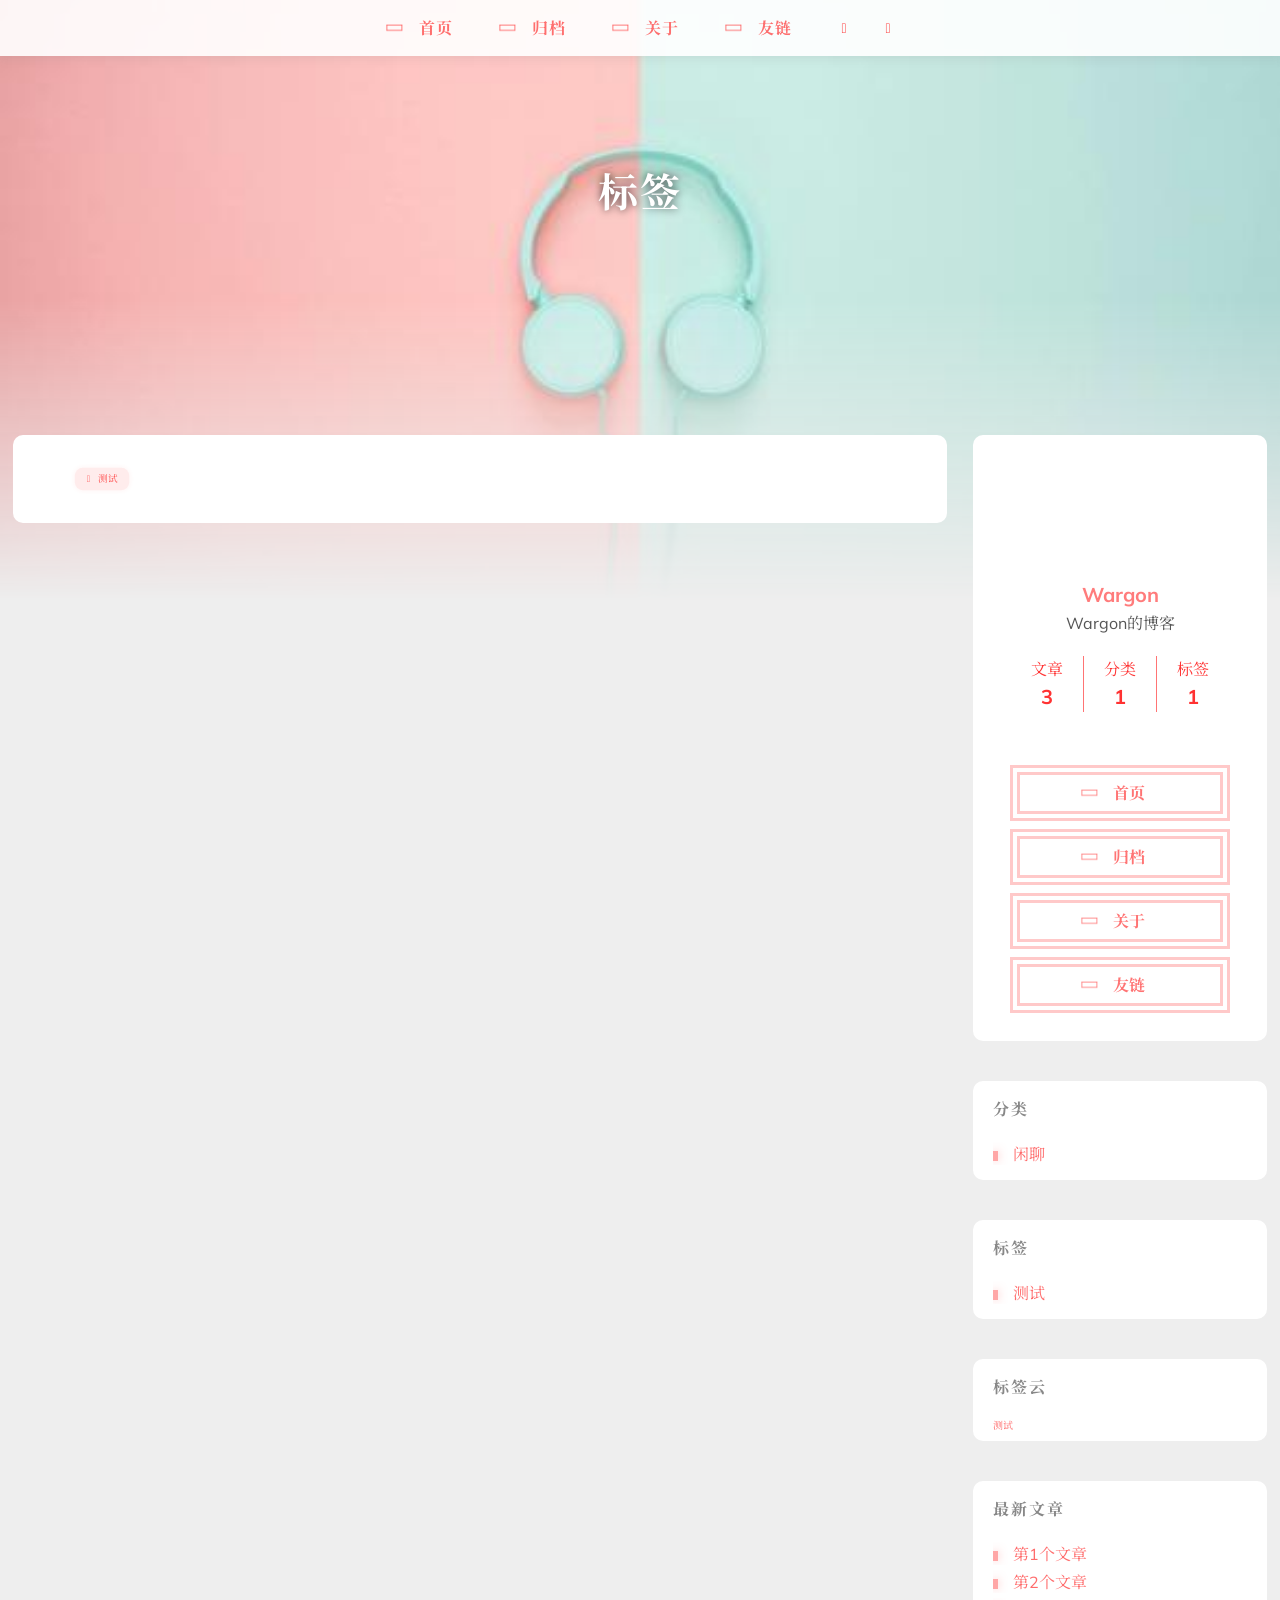
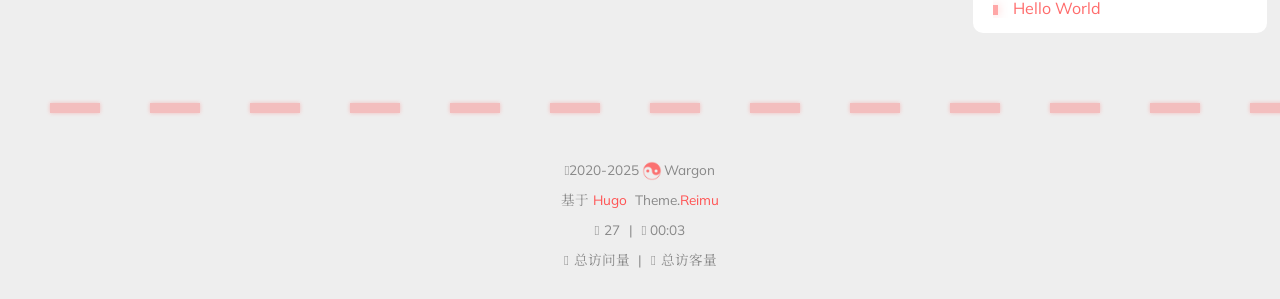
<file: tags/index.html>
<!doctype html>
<html
  lang="zh-cn" 
  data-theme-mode="auto"
  >
  <head><meta charset="utf-8" />
<meta
  name="viewport"
  content="width=device-width, initial-scale=1, shrink-to-fit=no"
/><title>
  标签 | Wargon
</title>
<meta
  name="description"
  content="Wargon的博客"
/><script>
  window.siteConfig = JSON.parse("{\"anchor_icon\":null,\"base\":\"https://example.org/\",\"clipboard\":{\"copyright\":{\"count\":50,\"enable\":false,\"license_type\":\"by-nc-sa\"},\"fail\":{\"en\":\"Copy failed (ﾟ⊿ﾟ)ﾂ\",\"ja\":\"コピー失敗 (ﾟ⊿ﾟ)ﾂ\",\"pt-br\":\"Falha ao copiar (ﾟ⊿ﾟ)ﾂ\",\"zh-cn\":\"复制失败 (ﾟ⊿ﾟ)ﾂ\",\"zh-tw\":\"複製失敗 (ﾟ⊿ﾟ)ﾂ\"},\"success\":{\"en\":\"Copy successfully (*^▽^*)\",\"ja\":\"コピー成功 (*^▽^*)\",\"pt-br\":\"Copiado com sucesso (*^▽^*)\",\"zh-cn\":\"复制成功 (*^▽^*)\",\"zh-tw\":\"複製成功 (*^▽^*)\"}},\"code_block\":{\"expand\":true},\"icon_font\":\"4552607_0khxww3tj3q9\",\"outdate\":{\"daysago\":180,\"enable\":false,\"message\":{\"en\":\"This article was last updated on {time}. Please note that the content may no longer be applicable.\",\"ja\":\"この記事は最終更新日：{time}。記載内容が現在有効でない可能性がありますのでご注意ください。\",\"pt-br\":\"Este artigo foi atualizado pela última vez em {time}. Observe que o conteúdo pode não ser mais aplicável.\",\"zh-cn\":\"本文最后更新于 {time}，请注意文中内容可能已不适用。\",\"zh-tw\":\"本文最後更新於 {time}，請注意文中內容可能已不適用。\"}}}");
  
</script>
<link rel="preconnect" href="https://fonts.gstatic.com" crossorigin />
<link
  rel="preload"
  as="style"
  href="https://fonts.googleapis.com/css?family=Mulish:400,400italic,700,700italic%7cNoto%20Serif%20SC:400,400italic,700,700italic%7c&amp;display=swap"
/>
<link
  rel="stylesheet"
  href="https://fonts.googleapis.com/css?family=Mulish:400,400italic,700,700italic%7cNoto%20Serif%20SC:400,400italic,700,700italic%7c&amp;display=swap"
  media="print"
  onload="this.media='all'"
/>
<link
    rel="preload"
    href="//at.alicdn.com/t/c/font_4552607_0khxww3tj3q9.woff2"
    as="font"
    type="font/woff2"
    crossorigin="anonymous"
  /><link rel="stylesheet" href="/css/loader.min.ac746e154f756f8220326eeb52a719f142ab038be5a8ddf30ea5ef15ef2356ea.css" />
<meta property="og:type" content="website" />
  <meta property="og:title" content="标签 | Wargon" />
  <meta
    property="og:description"
    content="Wargon的博客"
  />
  <meta property="og:url" content="https://example.org/tags/" />
  <meta
    property="og:site_name"
    content="Wargon的后花园"
  />
  <meta
    property="og:image"
    content="/"
  />
  <meta property="article:author" content="Wargon" />
  <meta property="article:published_time" content="2025-07-14T22:48:31&#43;08:00" />
  <meta property="article:modified_time" content="2025-07-14T22:48:31&#43;08:00" /><meta name="twitter:card" content="summary" />
  <meta name="twitter:image" content="/" /><link rel="alternate" type="application/rss+xml" href="https://example.org/tags/index.xml" title="Wargon的后花园">
<link rel="shortcut icon" href="/favicon.ico"><link rel="stylesheet" href="/css/main.min.84f88a600c287468fbd51cb38f8768ac5874bc15361175f558ec6e81beb8692d.css" />
<link
    rel="preload"
    as="style"
    href="https://npm.webcache.cn/photoswipe@5.4.4/dist/photoswipe.css"
    integrity="sha384-IfxC36XL/toUyJ939C73PcgMuRzAZuIzZxE38drsmO5p6jD7ei&#43;Zx/1oA/0l8ysE" crossorigin="anonymous"onload="this.onload=null;this.rel='stylesheet'"
  /><link
    rel="preload"
    as="style"
    href="https://npm.webcache.cn/katex@0.16.22/dist/katex.min.css"
    integrity="sha384-5TcZemv2l/9On385z///&#43;d7MSYlvIEw9FuZTIdZ14vJLqWphw7e7ZPuOiCHJcFCP" crossorigin="anonymous"onload="this.onload=null;this.rel='stylesheet'"
  /><link
    rel="stylesheet"
    href="https://npm.webcache.cn/@waline/client@2.15.8/dist/waline.css"
    integrity="sha384-vltfZtesCdl6NYVcFVcjEaIi5RpNvZe9t7fXvq8twVtcoy&#43;Ub9QgnxUYJmwOhYCK" crossorigin="anonymous"/><script
    src="https://npm.webcache.cn/pace-js@1.2.4/pace.min.js"
    integrity="sha384-k6YtvFUEIuEFBdrLKJ3YAUbBki333tj1CSUisai5Cswsg9wcLNaPzsTHDswp4Az8" crossorigin="anonymous"></script><link
    rel="stylesheet"
    href="https://npm.webcache.cn/@reimujs/aos@0.1.2/dist/aos.css"
    integrity="sha384-GMRP93c6Hkz9JVKGAuRR3nTS7M07RwPgTFenXiosjq2VbVgvdDNcz1g6Mkj8AONa" crossorigin="anonymous"/></head>
  <body><div id='loader'>
    <div class="loading-left-bg loading-bg"></div>
    <div class="loading-right-bg loading-bg"></div>
    <div class="spinner-box">
      <div class="loading-taichi rotate"><svg width="150" height="150" viewBox="0 0 1024 1024" class="icon" version="1.1" xmlns="https://www.w3.org/2000/svg" shape-rendering="geometricPrecision">
            <path d="M303.5 432A80 80 0 0 1 291.5 592A80 80 0 0 1 303.5 432z" fill="var(--red-1, #ff5252)" />
            <path d="M512 65A447 447 0 0 1 512 959L512 929A417 417 0 0 0 512 95A417 417 0 0 0 512 929L512 959A447 447 0 0 1 512 65z 
          M512 95A417 417 0 0 1 929 512A208.5 208.5 0 0 1 720.5 720.5L720.5 592A80 80 0 0 0 720.5 432A80 80 0 0 0 720.5 592L720.5 720.5A208.5 208.5 0 0 1 512 512A208.5 208.5 0 0 0 303.5 303.5A208.5 208.5 0 0 0 95 512A417 417 0 0 1 512 95z" fill="var(--red-1, #ff5252)" />
          </svg></div><div class="loading-word">加载中...</div>
    </div>
  </div>
  </div>
  <script>
    var time = null;
    var startLoading = () => {
      time = Date.now();
      document.getElementById('loader').classList.remove("loading");
    }
    var endLoading = () => {
      if (!time) {
        document.body.style.overflow = 'auto';
        document.getElementById('loader').classList.add("loading");
      } else {
        if (Date.now() - time > 500) {
          time = null;
          document.body.style.overflow = 'auto';
          document.getElementById('loader').classList.add("loading");
        } else {
          setTimeout(endLoading, 500 - (Date.now() - time));
          time = null;
        }
      }
    }
    window.addEventListener('DOMContentLoaded', endLoading);
    document.getElementById('loader').addEventListener('click', endLoading);
  </script><div id="copy-tooltip" style="pointer-events: none; opacity: 0; transition: all 0.2s ease; position: fixed;top: 50%;left: 50%;z-index: 999;transform: translate(-50%, -50%);color: white;background: rgba(0, 0, 0, 0.5);padding: 10px 15px;border-radius: 10px;">
</div>
<div id="lang-tooltip" style="pointer-events: none; opacity: 0; transition: all 0.2s ease; position: fixed;top: 50%;left: 50%;z-index: 999;transform: translate(-50%, -50%);color: white;background: rgba(0, 0, 0, 0.5);padding: 10px 15px;border-radius: 10px;">
本文章没有找到对应的语言版本
</div>
<div id="heatmap-tooltip"></div><div id="container">
      <div id="wrap"><div id="header-nav">
  <nav id="main-nav"><span class="main-nav-link-wrap">
        <div class='main-nav-icon icon rotate'>&#xe62b;</div>
        <a class="main-nav-link" href="/">首页</a>
      </span><span class="main-nav-link-wrap">
        <div class='main-nav-icon icon rotate'>&#xe62b;</div>
        <a class="main-nav-link" href="/archives">归档</a>
      </span><span class="main-nav-link-wrap">
        <div class='main-nav-icon icon rotate'>&#xe62b;</div>
        <a class="main-nav-link" href="/about">关于</a>
      </span><span class="main-nav-link-wrap">
        <div class='main-nav-icon icon rotate'>&#xe62b;</div>
        <a class="main-nav-link" href="/friend">友链</a>
      </span><a id="main-nav-toggle" class="nav-icon"></a>
  </nav>
  <nav id="sub-nav"><a id="nav-rss-link" class="nav-icon" href="/tags/index.xml" title="RSS 订阅" target="_blank"></a></nav></div>
<header id="header"><picture></picture><img crossorigin="anonymous" fetchpriority="high" src="/images/wallpaper12.jpg" alt="Tags"><div id="header-outer">
    <div id="header-title"><a href="/" id="logo">
            <h1 data-aos="slide-up">标签</h1>
          </a><h2 id="subtitle-wrap" data-aos="slide-down"></h2></div>
  </div>
</header><div id="content"
          
          class="sidebar-right"  ><aside id="sidebar"><div class="sidebar-wrapper ">
    <div
      class="sidebar-wrap"
      data-aos="fade-up"
    ><div class="sidebar-author">
  <img
    data-src="/avatar/avatar.jpeg"
    data-sizes="auto"
    alt="Wargon"
    class="lazyload"
  />
  <div class="sidebar-author-name">Wargon</div>
  <div class="sidebar-description">Wargon的博客</div>
</div>
<div class="sidebar-state">
  <div class="sidebar-state-article">
    <div>文章</div><div class="sidebar-state-number">3</div>
  </div>
  <a class="sidebar-state-category" href="/categories/" aria-label="sidebar-state-category-link">
    <div>分类</div>
    <div class="sidebar-state-number">
      1
    </div>
  </a>
  <a class="sidebar-state-tag" href="/tags/" aria-label="sidebar-state-tag-link">
    <div>标签</div>
    <div class="sidebar-state-number">1</div>
  </a>
</div>
<div class="sidebar-social"></div>
<div class="sidebar-menu"><div class="sidebar-menu-link-wrap">
      <a
        class="sidebar-menu-link-dummy"
        href="/"
        aria-label="首页"
      ></a>
      <div class='sidebar-menu-icon icon rotate'>&#xe62b;</div>
      <div class="sidebar-menu-link">首页</div>
    </div><div class="sidebar-menu-link-wrap">
      <a
        class="sidebar-menu-link-dummy"
        href="/archives"
        aria-label="归档"
      ></a>
      <div class='sidebar-menu-icon icon rotate'>&#xe62b;</div>
      <div class="sidebar-menu-link">归档</div>
    </div><div class="sidebar-menu-link-wrap">
      <a
        class="sidebar-menu-link-dummy"
        href="/about"
        aria-label="关于"
      ></a>
      <div class='sidebar-menu-icon icon rotate'>&#xe62b;</div>
      <div class="sidebar-menu-link">关于</div>
    </div><div class="sidebar-menu-link-wrap">
      <a
        class="sidebar-menu-link-dummy"
        href="/friend"
        aria-label="友链"
      ></a>
      <div class='sidebar-menu-icon icon rotate'>&#xe62b;</div>
      <div class="sidebar-menu-link">友链</div>
    </div></div>
</div>
  </div>

  <div class="sidebar-widget"><div class="widget-wrapper">
    <div
      class="widget-wrap"
      data-aos="fade-up"
    >
      <div style="display: flex; justify-content: space-between;">
        <h3 class="widget-title">分类</h3></div>
      <div class="widget">
        <ul class="category-list"><li class="category-list-item">
                <a class="category-list-link" href="/categories/%E9%97%B2%E8%81%8A/"
                  >闲聊</a
                >
              </li></ul>
      </div>
    </div>
  </div><div class="widget-wrapper">
    <div
      class="widget-wrap"
      data-aos="fade-up"
    >
      <div style="display: flex; justify-content: space-between;">
        <h3 class="widget-title">标签</h3></div>
      <div class="widget">
        <ul class="tag-list" itemprop="keywords"><li class="tag-item">
                <a
                  class="tag-link"
                  href="/tags/%E6%B5%8B%E8%AF%95/"
                  aria-label="标签: 测试"
                >
                  测试
                </a>
              </li></ul>
      </div>
    </div>
  </div><div class="widget-wrapper">
  <div
    class="widget-wrap"
    data-aos="fade-up"
  >
    <h3 class="widget-title">标签云</h3><div class="widget tagcloud"><a
            style="font-size:10px"
            href="/tags/%E6%B5%8B%E8%AF%95/"
            aria-label="标签: 测试"
            >测试</a
          ></div>
  </div>
</div><div class="widget-wrapper">
    <div
      class="widget-wrap"
      data-aos="fade-up"
    >
      <h3 class="widget-title">最新文章</h3>
      <div class="widget">
        <ul><li>
              <a href="/post/first-article/">第1个文章</a>
            </li><li>
              <a href="/post/second-article/">第2个文章</a>
            </li><li>
              <a href="/post/hello/">Hello World</a>
            </li></ul>
      </div>
    </div>
  </div></div></aside>
<section id="main"><div
    class="archives-outer-wrap"
    data-aos="fade-up"
  >
    <div
      class="
        tag-wrap
      "
    ><div
          class="
            archives-tag-list-item
          "
          data-aos="zoom-in"
        >
          <a
            class="
              archives-tag-list-link
            "
            href="/tags/%E6%B5%8B%E8%AF%95/"
            >测试</a
          >
        </div></div>
  </div></section>
        </div><footer id="footer">
  <div style="width: 100%; overflow: hidden">
    <div class="footer-line"></div>
  </div>
  <div id="footer-info"><div>
      <span class="icon-copyright"></span>2020-2025<span class="footer-info-sep rotate"></span>
      Wargon
    </div><div>
        基于&nbsp;<a
          href="https://gohugo.io/"
          target="_blank"
          >Hugo</a
        >&nbsp; Theme.<a
          href="https://github.com/D-Sketon/hugo-theme-reimu"
          target="_blank"
          >Reimu</a
        >
      </div><div>
        <span class="icon-brush"
          >&nbsp;27</span
        >
        &nbsp;|&nbsp;
        <span class="icon-coffee">&nbsp;00:03</span>
      </div><div>
        <span class="icon-eye"></span>
        <span id="busuanzi_container_site_pv"
          >总访问量&nbsp;<span
            id="busuanzi_value_site_pv"
          ></span
        ></span>
        &nbsp;|&nbsp;
        <span class="icon-user"></span>
        <span id="busuanzi_container_site_uv"
          >总访客量&nbsp;<span
            id="busuanzi_value_site_uv"
          ></span
        ></span>
      </div></div>
</footer>
<div class="sidebar-top">
            <div class="sidebar-top-taichi rotate"></div>
            <div class="arrow-up"></div>
          </div><div id="mask" class="hide"></div>
      </div><nav id="mobile-nav">
  <div class="sidebar-wrap"><div class="sidebar-author">
  <img
    data-src="/avatar/avatar.jpeg"
    data-sizes="auto"
    alt="Wargon"
    class="lazyload"
  />
  <div class="sidebar-author-name">Wargon</div>
  <div class="sidebar-description">Wargon的博客</div>
</div>
<div class="sidebar-state">
  <div class="sidebar-state-article">
    <div>文章</div><div class="sidebar-state-number">3</div>
  </div>
  <a class="sidebar-state-category" href="/categories/" aria-label="sidebar-state-category-link">
    <div>分类</div>
    <div class="sidebar-state-number">
      1
    </div>
  </a>
  <a class="sidebar-state-tag" href="/tags/" aria-label="sidebar-state-tag-link">
    <div>标签</div>
    <div class="sidebar-state-number">1</div>
  </a>
</div>
<div class="sidebar-social"></div>
<div class="sidebar-menu"><div class="sidebar-menu-link-wrap">
      <a
        class="sidebar-menu-link-dummy"
        href="/"
        aria-label="首页"
      ></a>
      <div class='sidebar-menu-icon icon rotate'>&#xe62b;</div>
      <div class="sidebar-menu-link">首页</div>
    </div><div class="sidebar-menu-link-wrap">
      <a
        class="sidebar-menu-link-dummy"
        href="/archives"
        aria-label="归档"
      ></a>
      <div class='sidebar-menu-icon icon rotate'>&#xe62b;</div>
      <div class="sidebar-menu-link">归档</div>
    </div><div class="sidebar-menu-link-wrap">
      <a
        class="sidebar-menu-link-dummy"
        href="/about"
        aria-label="关于"
      ></a>
      <div class='sidebar-menu-icon icon rotate'>&#xe62b;</div>
      <div class="sidebar-menu-link">关于</div>
    </div><div class="sidebar-menu-link-wrap">
      <a
        class="sidebar-menu-link-dummy"
        href="/friend"
        aria-label="友链"
      ></a>
      <div class='sidebar-menu-icon icon rotate'>&#xe62b;</div>
      <div class="sidebar-menu-link">友链</div>
    </div></div>
</div></nav>
</div><script
    src="https://npm.webcache.cn/lazysizes@5.3.2/lazysizes.min.js"
    integrity="sha384-3gT/vsepWkfz/ff7PpWNUeMzeWoH3cDhm/A8jM7ouoAK0/fP/9bcHHR5kHq2nf&#43;e" crossorigin="anonymous"></script><script
    src="https://npm.webcache.cn/clipboard@2.0.11/dist/clipboard.min.js"
    integrity="sha384-J08i8An/QeARD9ExYpvphB8BsyOj3Gh2TSh1aLINKO3L0cMSH2dN3E22zFoXEi0Q" crossorigin="anonymous"></script><script
    src="https://npm.webcache.cn/material-theme@1.0.0/dist/material-theme.umd.js"
    integrity="sha384-vLev0II0HKFaxkcm&#43;/7kX5IGwVFBASkGchU311wmU/veIj2bB0UcBkQbW6yw2asK" crossorigin="anonymous"></script><script src="/js/main.js" integrity="" crossorigin="anonymous" ></script><script src="/js/aos.js" integrity="" crossorigin="anonymous" ></script><script>
    var aosInit = () => {
      AOS.init({
        duration: 1000,
        easing: "ease",
        once: true,
        offset: 50,
      });
    };
    if (document.readyState === "loading") {
      document.addEventListener("DOMContentLoaded", aosInit);
    } else {
      aosInit();
    }
  </script><script src="/js/pjax_main.js" integrity="" crossorigin="anonymous" data-pjax></script><script
    src="https://npm.webcache.cn/mouse-firework@0.1.1/dist/index.umd.js"
    integrity="sha384-8LyaidD9GPxQQgLJO/WRw/O2h3BoNq/ApI/ecpvM6RsrCz2qP2ppBXUKihP4V/2d" crossorigin="anonymous"></script><script>
  if (window.firework) {
    const options = JSON.parse("{\"excludeelements\":[\"a\",\"button\"],\"particles\":[{\"colors\":[\"var(--red-1)\",\"var(--red-2)\",\"var(--red-3)\",\"var(--red-4)\"],\"duration\":[1200,1800],\"easing\":\"easeOutExpo\",\"move\":[\"emit\"],\"number\":20,\"shape\":\"circle\",\"shapeOptions\":{\"alpha\":[0.3,0.5],\"radius\":[16,32]}},{\"colors\":[\"var(--red-0)\"],\"duration\":[1200,1800],\"easing\":\"easeOutExpo\",\"move\":[\"diffuse\"],\"number\":1,\"shape\":\"circle\",\"shapeOptions\":{\"alpha\":[0.2,0.5],\"lineWidth\":6,\"radius\":20}}]}");
    options.excludeElements = options.excludeelements;
    delete options.excludeelements;
    window.firework(options);
  }
</script>

<div id="lazy-script">
  <div><script data-pjax>
        window.REIMU_POST = {
          author: "Wargon",
          title: "Tags",
          url: "https:\/\/example.org\/tags\/",
          description: "",
          cover: "https:\/\/example.org\/images\/wallpaper12.jpg",
        };
      </script><script src="/js/insert_highlight.js" integrity="" crossorigin="anonymous" data-pjax></script><script type="module" data-pjax>const PhotoSwipeLightbox = (await safeImport("https:\/\/npm.webcache.cn\/photoswipe@5.4.4\/dist\/photoswipe-lightbox.esm.min.js", "sha384-DiL6M\/gG\u002bwmTxmCRZyD1zee6lIhawn5TGvED0FOh7fXcN9B0aZ9dexSF\/N6lrZi\/")).default;const pswp = () => {
          if (_$$('.article-entry a.article-gallery-item').length > 0) {
            new PhotoSwipeLightbox({
              gallery: '.article-entry',
              children: 'a.article-gallery-item',pswpModule: () => safeImport("https:\/\/npm.webcache.cn\/photoswipe@5.4.4\/dist\/photoswipe.esm.min.js", "sha384-WkkO3GCmgkC3VQWpaV8DqhKJqpzpF9JoByxDmnV8\u002boTJ7m3DfYEWX1fu1scuS4\u002bs")}).init();
          }
          if(_$$('.article-gallery a.article-gallery-item').length > 0) {
            new PhotoSwipeLightbox({
              gallery: '.article-gallery',
              children: 'a.article-gallery-item',pswpModule: () => safeImport("https:\/\/npm.webcache.cn\/photoswipe@5.4.4\/dist\/photoswipe.esm.min.js", "sha384-WkkO3GCmgkC3VQWpaV8DqhKJqpzpF9JoByxDmnV8\u002boTJ7m3DfYEWX1fu1scuS4\u002bs")}).init();
          }
          window.lightboxStatus = 'done';
          window.removeEventListener('lightbox:ready', pswp);
        }
        if(window.lightboxStatus === 'ready') {
          pswp()
        } else {
          window.addEventListener('lightbox:ready', pswp);
        }
      </script><script data-pjax>
  var loadScript = (src, integrity) => {
    const script = document.createElement('script');
    script.src = src;
    if (integrity) script.integrity = integrity;
    script.crossOrigin = 'anonymous';
    return script;
  };
  var commentConfigKeys = ['valine', 'waline', 'twikoo', 'gitalk', 'giscus'];
  var commentConfig = {
    valine: {
      enable: false,
      load: () => {
        const container = document.querySelector('.valine-comment');
        if (!container) return;
        container.style.display = 'block';

        const script = loadScript(
          'https:\/\/npm.webcache.cn\/valine@1.5.1\/dist\/Valine.min.js',
          !'webcache|valine@1.5.1\/dist\/Valine.min.js'.startsWith('local') ? 'sha384-3ma91AExDeMAZ1rjTjaP8V2A2obQE\u002bs5ltKRwYlwdpArz9xVbp0tF3b0VV2ACNPn' : undefined
        );
        script.onload = () => {
          const GUEST_INFO = ['nick', 'mail', 'link'];
          const guest_info = 'nick,mail,link'.split(',').filter((item) => {
            return GUEST_INFO.indexOf(item) > -1
          });
          const recordIP = JSON.parse('true');
          const highlight = JSON.parse('true');
          const visitor = JSON.parse('false');
          const serverURLs = undefined;

          new Valine({
            el: '.valine-comment',
            appId: "",
            appKey: "",
            placeholder: "Just go go",
            pageSize: '10',
            avatar: 'mp',
            lang: document.documentElement.lang || 'en',
            recordIP: recordIP,
            highlight: highlight,
            visitor: visitor,
            requiredFields: guest_info,
            path: window.location.pathname,
            serverURLs,
          });
        };
        document.head.appendChild(script);
      }
    },
    waline: {
      enable: true,
      load: async () => {
        const container = document.querySelector('.waline-comment');
        if (!container) return;
        container.style.display = 'block';

        let walineInit;
        const walineCdn = 'https:\/\/npm.webcache.cn\/@waline\/client@2.15.8\/dist\/waline.mjs';
        
        if ('webcache|@waline\/client@2.15.8\/dist\/waline.mjs'.startsWith('local')) {
          
          const module = await safeImport(walineCdn);
          walineInit = module.init;
        } else {
          
          const module = await safeImport(
            walineCdn, 
            'sha384-9sbqJjrfGjbkI6\/PI4nU\/MvBfEmkkPC4YK9I4zBeMIf1CVCZdCMH\/KinBEAZII\/5'
          );
          walineInit = module.init;
        }
        
        window.walineInstance = walineInit({
          el: '.waline-comment',
          serverURL: 'https:\/\/my-waline-787jdktma-genionests-projects.vercel.app\/',
          lang: document.documentElement.lang || 'en',
          locale: JSON.parse("{}"),
          emoji: JSON.parse("[\"https://unpkg.com/@waline/emojis@1.2.0/weibo\",\"https://unpkg.com/@waline/emojis@1.2.0/alus\",\"https://unpkg.com/@waline/emojis@1.2.0/bilibili\",\"https://unpkg.com/@waline/emojis@1.2.0/qq\",\"https://unpkg.com/@waline/emojis@1.2.0/tieba\",\"https://unpkg.com/@waline/emojis@1.2.0/tw-emoji\"]"),
          meta: JSON.parse("[\"nick\",\"mail\",\"link\"]"),
          requiredMeta: JSON.parse("[\"nick\",\"mail\"]"),
          wordLimit:  0 ,
          comment: true,
          pageSize:  10 ,
          dark: 'html[data-theme="dark"]',
          pageview:  true ,
        });
      }
    },
    twikoo: {
      enable: false,
      load: () => {
        const container = document.querySelector('.twikoo-comment');
        if (!container) return;
        container.style.display = 'block';

        
        const script = loadScript(
          'https:\/\/npm.webcache.cn\/twikoo@1.6.44\/dist\/twikoo.all.min.js',
          !'webcache|twikoo@1.6.44\/dist\/twikoo.all.min.js'.startsWith('local') ? 'sha384-kwWLC0HjeZZnVPqCJ1AncI8tsk\u002bkQqF9TbAmCclcc9Z0hGkfgHRzeQZxmdmZhE0K' : undefined
        );
        script.onload = () => {
          twikoo.init({
            envId: '',
            el: '.twikoo-comment',
            region: '',
            lang: document.documentElement.lang || 'en',
          });
          twikoo.getCommentsCount({
            envId: '',
            region: '',
            urls: [
              'https\/\/example.org\/tags\/'
            ],
            includeReply: false
          }).then((res) => {
            document.querySelector('.twikoo-comment-count').innerText = res[0].count;
          }).catch((err) => {
            console.error(err);
          });
        };
        document.head.appendChild(script);
      }
    },
    gitalk: {
      enable: false,
      load: () => {
        const container = document.querySelector('.gitalk-comment');
        if (!container) return;
        container.style.display = 'block';

        const script = loadScript(
          'https:\/\/npm.webcache.cn\/gitalk@1.8.0\/dist\/gitalk.min.js',
          !'webcache|gitalk@1.8.0\/dist\/gitalk.min.js'.startsWith('local') ? 'sha384-kspnZUWBoSWwoJHa0hBCXYbHGbhvU\/lcEH5O8eVbSDhbPwsiVUTp\/aGX\/z\/5EuMA' : undefined
        );
        script.onload = () => {
          if ( false ) {
            
            const md5Script = loadScript(
              'https:\/\/npm.webcache.cn\/blueimp-md5@2.19.0\/js\/md5.min.js',
              !'webcache|blueimp-md5@2.19.0\/js\/md5.min.js'.startsWith('local') ? 'sha384-JmVtRz6RWiXnA14QbIOJzPuU3MidULOpBP66deeLLyyoF4Tr\/gZlbkHkL6vTthxH' : undefined
            );
            md5Script.onload = initGitalk;
            document.head.appendChild(md5Script);
          } else {
            
            initGitalk();
          }
        };
        document.head.appendChild(script);

        function initGitalk() {
          let gitalk = new Gitalk({
            clientID: '',
            clientSecret: '',
            repo: '',
            owner: '',
            admin: JSON.parse("null"),
            id: location.pathname,
            distractionFreeMode: false,
            language: document.documentElement.lang || 'en',
          });
          gitalk.render('gitalk-comment');
        }
      }
    },
    giscus: {
      enable: false,
      load: () => {
        const container = document.querySelector('.giscus-comment');
        if (!container) return;
        container.style.display = 'block';

        
        const existingScript = container.querySelector('script[src*="giscus.app/client.js"]');
        if (existingScript) existingScript.remove();
        const existingFrame = document.querySelector('iframe.giscus-frame');
        if (existingFrame) existingFrame.remove();

        
        const giscusScript = document.createElement('script');
        const domMode = document.documentElement.getAttribute("data-theme");

        const docLang = document.documentElement.lang || 'en';
        const langBase = docLang.split('-')[0];
        const supportedLangs = ['ar', 'be', 'bg', 'ca', 'cs', 'da', 'de', 'en', 
        'eo', 'es', 'eu', 'fa', 'fr', 'gr', 'hbs', 'he', 'hu', 'id', 'it', 'ja', 
        'kh', 'ko', 'nl', 'pl', 'pt', 'ro', 'ru', 'th', 'tr', 'uk', 'uz', 'vi', 'zh-CN', 'zh-HK', 'zh-TW'];
        const giscusLang = supportedLangs.includes(docLang) ? docLang : supportedLangs.includes(langBase) ? langBase : 'en';

        giscusScript.src = 'https://giscus.app/client.js';
        giscusScript.setAttribute('data-repo', '');
        giscusScript.setAttribute('data-repo-id', '');
        giscusScript.setAttribute('data-category', '');
        giscusScript.setAttribute('data-category-id', '');
        giscusScript.setAttribute('data-mapping', '0');
        giscusScript.setAttribute('data-strict', '0');
        giscusScript.setAttribute('data-reactions-enabled', '1');
        giscusScript.setAttribute('data-emit-metadata', '0');
        giscusScript.setAttribute('data-input-position', 'bottom');
        giscusScript.setAttribute('data-theme', domMode === 'dark' ? 'dark' : 'light');
        giscusScript.setAttribute('data-lang', giscusLang);
        giscusScript.setAttribute('crossorigin', 'anonymous');
        giscusScript.async = true;
        container.appendChild(giscusScript);
        document.body.addEventListener('light-theme-set', () => {
          const iframe = document.querySelector('iframe.giscus-frame');
          if (!iframe) return;
          iframe.contentWindow.postMessage({ giscus: { setConfig: { theme: 'light' } } }, 'https://giscus.app');
        });
        document.body.addEventListener('dark-theme-set', () => {
          const iframe = document.querySelector('iframe.giscus-frame');
          if (!iframe) return;
          iframe.contentWindow.postMessage({ giscus: { setConfig: { theme: 'dark' } } }, 'https://giscus.app');
        });
      }
    }
  };
  commentConfig.enable = commentConfigKeys.some(key => commentConfig[key].enable);

  var defaultComment = '';
  if (commentConfig.enable) {
    
    var savedCommentType = localStorage.getItem('commentType');
    
    
    if (savedCommentType) {
      if (commentConfig[savedCommentType]?.enable) {
        defaultComment = savedCommentType;
      }
    }
    
    
    if (!defaultComment) {
      var configDefault = 'waline';
      if (commentConfig[configDefault]?.enable) {
        defaultComment = configDefault;
      }
    }
    
    
    if (!defaultComment) {
      defaultComment = commentConfigKeys.find(sys => commentConfig[sys].enable) || '';
    }
  }

  function loadComments() {
    if (!commentConfig.enable) return;
    
    const loadedComments = {
      valine: false,
      waline: false,
      twikoo: false,
      gitalk: false,
      giscus: false
    };

    
    const hideAllComments = () => {
      const commentContainers = document.querySelectorAll('.comment');
      commentContainers.forEach(container => {
        container.style.display = 'none';
      });
    };

    
    const loadCommentSystem = (type) => {
      if (loadedComments[type]) {
        
        document.querySelector(`.${type}-comment`).style.display = 'block';
        return;
      }

      
      commentConfig[type]?.load();
      loadedComments[type] = true;
    };

    
    const changeActiveCommentItems = (item) => {
      const commentItems = document.querySelectorAll('.selector-item');
      for (let i = 0; i < commentItems.length; i++) {
        commentItems[i].classList.remove('active');
      }
      item.classList.add('active');

      
      const commentType = item.getAttribute('data-selector');

      
      hideAllComments();

      
      loadCommentSystem(commentType);
    };

    const commentInit = () => {
      
      const commentItems = document.querySelectorAll('.selector-item');
      for (let item of commentItems) {
        item.addEventListener('click', () => {
          
          const commentType = item.getAttribute('data-selector');
          window.localStorage.setItem('commentType', commentType);
          
          changeActiveCommentItems(item);
        });
      }

      
      if (defaultComment) {
        const defaultSelectorItem = document.querySelector(`[data-selector="${defaultComment}"]`);
        if (!defaultSelectorItem) return;
        defaultSelectorItem.style.display = 'block';
        defaultSelectorItem.classList.add('active');
        loadCommentSystem(defaultComment);
      }
    }

    if (document.readyState === 'loading') {
      document.addEventListener('DOMContentLoaded', commentInit);
    } else {
      commentInit();
    }
  };
  loadComments();
</script></div>
</div><script
    src="https://npm.webcache.cn/busuanzi@2.3.0/bsz.pure.mini.js"
    asyncintegrity="sha384-0M75wtSkhjIInv4coYlaJU83&#43;OypaRCIq2SukQVQX04eGTCBXJDuWAbJet56id&#43;S" crossorigin="anonymous"></script><script>
    if ('serviceWorker' in navigator) {
      navigator.serviceWorker.getRegistrations().then((registrations) => {
        for (let registration of registrations) {
          registration.unregister();
        }
      });
    }
  </script><script>
  const reimuCopyright = String.raw`
   ______     ______     __     __    __     __  __    
  /\  == \   /\  ___\   /\ \   /\ "-./  \   /\ \/\ \   
  \ \  __<   \ \  __\   \ \ \  \ \ \-./\ \  \ \ \_\ \  
   \ \_\ \_\  \ \_____\  \ \_\  \ \_\ \ \_\  \ \_____\ 
    \/_/ /_/   \/_____/   \/_/   \/_/  \/_/   \/_____/ 
                                                    
  `;
  console.log(String.raw`%c ${reimuCopyright}`, "color: #ff5252;");
  console.log(
    "%c Theme.Reimu" + " %c https://github.com/D-Sketon/hugo-theme-reimu ",
    "color: white; background: #ff5252; padding:5px 0;",
    "padding:4px;border:1px solid #ff5252;",
  );
</script></body>
</html>
</file>
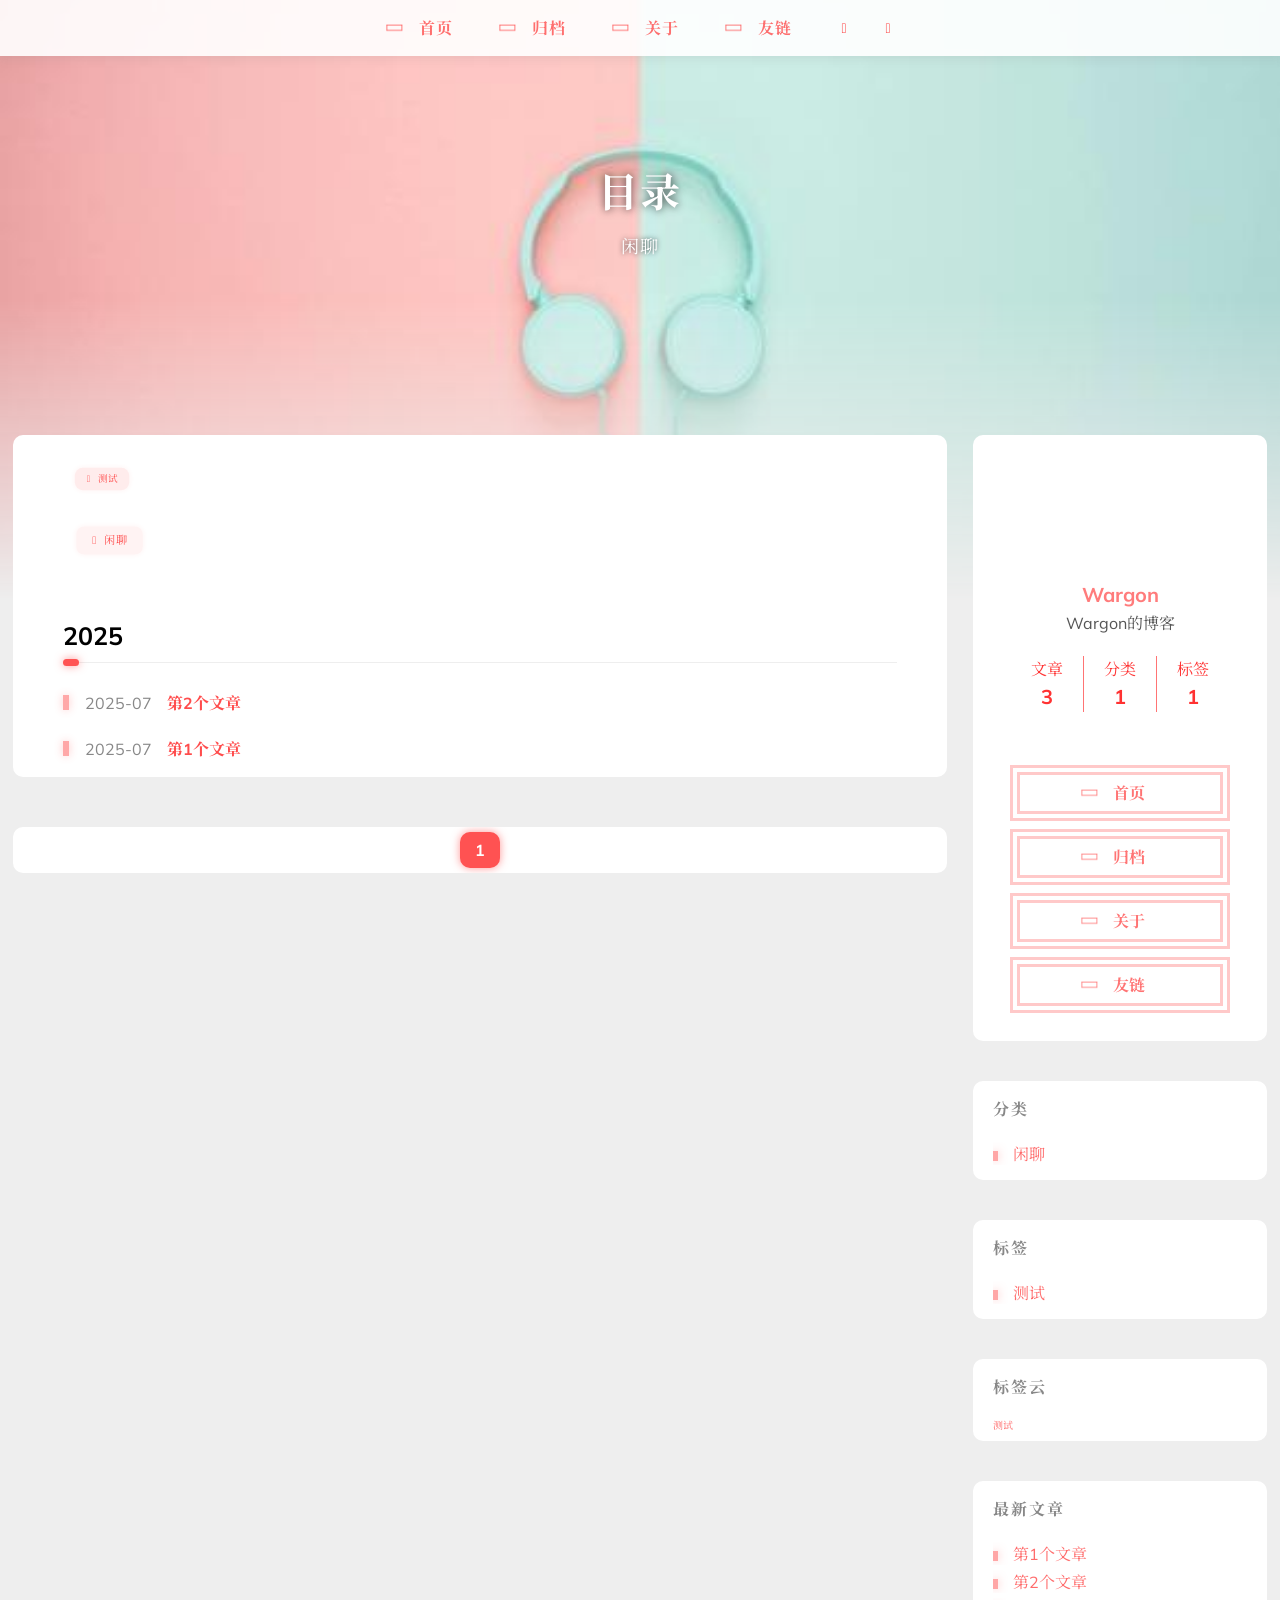
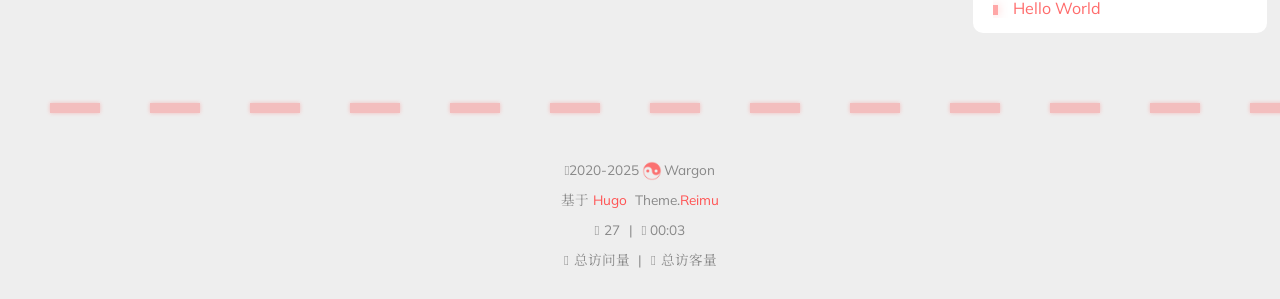
<file: categories/闲聊/index.html>
<!doctype html>
<html
  lang="zh-cn" 
  data-theme-mode="auto"
  >
  <head><meta charset="utf-8" />
<meta
  name="viewport"
  content="width=device-width, initial-scale=1, shrink-to-fit=no"
/><title>
  闲聊 | Wargon
</title>
<meta
  name="description"
  content="Wargon的博客"
/><script>
  window.siteConfig = JSON.parse("{\"anchor_icon\":null,\"base\":\"https://example.org/\",\"clipboard\":{\"copyright\":{\"count\":50,\"enable\":false,\"license_type\":\"by-nc-sa\"},\"fail\":{\"en\":\"Copy failed (ﾟ⊿ﾟ)ﾂ\",\"ja\":\"コピー失敗 (ﾟ⊿ﾟ)ﾂ\",\"pt-br\":\"Falha ao copiar (ﾟ⊿ﾟ)ﾂ\",\"zh-cn\":\"复制失败 (ﾟ⊿ﾟ)ﾂ\",\"zh-tw\":\"複製失敗 (ﾟ⊿ﾟ)ﾂ\"},\"success\":{\"en\":\"Copy successfully (*^▽^*)\",\"ja\":\"コピー成功 (*^▽^*)\",\"pt-br\":\"Copiado com sucesso (*^▽^*)\",\"zh-cn\":\"复制成功 (*^▽^*)\",\"zh-tw\":\"複製成功 (*^▽^*)\"}},\"code_block\":{\"expand\":true},\"icon_font\":\"4552607_0khxww3tj3q9\",\"outdate\":{\"daysago\":180,\"enable\":false,\"message\":{\"en\":\"This article was last updated on {time}. Please note that the content may no longer be applicable.\",\"ja\":\"この記事は最終更新日：{time}。記載内容が現在有効でない可能性がありますのでご注意ください。\",\"pt-br\":\"Este artigo foi atualizado pela última vez em {time}. Observe que o conteúdo pode não ser mais aplicável.\",\"zh-cn\":\"本文最后更新于 {time}，请注意文中内容可能已不适用。\",\"zh-tw\":\"本文最後更新於 {time}，請注意文中內容可能已不適用。\"}}}");
  
</script>
<link rel="preconnect" href="https://fonts.gstatic.com" crossorigin />
<link
  rel="preload"
  as="style"
  href="https://fonts.googleapis.com/css?family=Mulish:400,400italic,700,700italic%7cNoto%20Serif%20SC:400,400italic,700,700italic%7c&amp;display=swap"
/>
<link
  rel="stylesheet"
  href="https://fonts.googleapis.com/css?family=Mulish:400,400italic,700,700italic%7cNoto%20Serif%20SC:400,400italic,700,700italic%7c&amp;display=swap"
  media="print"
  onload="this.media='all'"
/>
<link
    rel="preload"
    href="//at.alicdn.com/t/c/font_4552607_0khxww3tj3q9.woff2"
    as="font"
    type="font/woff2"
    crossorigin="anonymous"
  /><link rel="stylesheet" href="/css/loader.min.ac746e154f756f8220326eeb52a719f142ab038be5a8ddf30ea5ef15ef2356ea.css" />
<meta property="og:type" content="website" />
  <meta property="og:title" content="闲聊 | Wargon" />
  <meta
    property="og:description"
    content="Wargon的博客"
  />
  <meta property="og:url" content="https://example.org/categories/%E9%97%B2%E8%81%8A/" />
  <meta
    property="og:site_name"
    content="Wargon的后花园"
  />
  <meta
    property="og:image"
    content="/"
  />
  <meta property="article:author" content="Wargon" />
  <meta property="article:published_time" content="2025-07-14T22:48:31&#43;08:00" />
  <meta property="article:modified_time" content="2025-07-14T22:48:31&#43;08:00" /><meta name="twitter:card" content="summary" />
  <meta name="twitter:image" content="/" /><link rel="alternate" type="application/rss+xml" href="https://example.org/categories/%E9%97%B2%E8%81%8A/index.xml" title="Wargon的后花园">
<link rel="shortcut icon" href="/favicon.ico"><link rel="stylesheet" href="/css/main.min.84f88a600c287468fbd51cb38f8768ac5874bc15361175f558ec6e81beb8692d.css" />
<link
    rel="preload"
    as="style"
    href="https://npm.webcache.cn/photoswipe@5.4.4/dist/photoswipe.css"
    integrity="sha384-IfxC36XL/toUyJ939C73PcgMuRzAZuIzZxE38drsmO5p6jD7ei&#43;Zx/1oA/0l8ysE" crossorigin="anonymous"onload="this.onload=null;this.rel='stylesheet'"
  /><link
    rel="preload"
    as="style"
    href="https://npm.webcache.cn/katex@0.16.22/dist/katex.min.css"
    integrity="sha384-5TcZemv2l/9On385z///&#43;d7MSYlvIEw9FuZTIdZ14vJLqWphw7e7ZPuOiCHJcFCP" crossorigin="anonymous"onload="this.onload=null;this.rel='stylesheet'"
  /><link
    rel="stylesheet"
    href="https://npm.webcache.cn/@waline/client@2.15.8/dist/waline.css"
    integrity="sha384-vltfZtesCdl6NYVcFVcjEaIi5RpNvZe9t7fXvq8twVtcoy&#43;Ub9QgnxUYJmwOhYCK" crossorigin="anonymous"/><script
    src="https://npm.webcache.cn/pace-js@1.2.4/pace.min.js"
    integrity="sha384-k6YtvFUEIuEFBdrLKJ3YAUbBki333tj1CSUisai5Cswsg9wcLNaPzsTHDswp4Az8" crossorigin="anonymous"></script><link
    rel="stylesheet"
    href="https://npm.webcache.cn/@reimujs/aos@0.1.2/dist/aos.css"
    integrity="sha384-GMRP93c6Hkz9JVKGAuRR3nTS7M07RwPgTFenXiosjq2VbVgvdDNcz1g6Mkj8AONa" crossorigin="anonymous"/></head>
  <body><div id='loader'>
    <div class="loading-left-bg loading-bg"></div>
    <div class="loading-right-bg loading-bg"></div>
    <div class="spinner-box">
      <div class="loading-taichi rotate"><svg width="150" height="150" viewBox="0 0 1024 1024" class="icon" version="1.1" xmlns="https://www.w3.org/2000/svg" shape-rendering="geometricPrecision">
            <path d="M303.5 432A80 80 0 0 1 291.5 592A80 80 0 0 1 303.5 432z" fill="var(--red-1, #ff5252)" />
            <path d="M512 65A447 447 0 0 1 512 959L512 929A417 417 0 0 0 512 95A417 417 0 0 0 512 929L512 959A447 447 0 0 1 512 65z 
          M512 95A417 417 0 0 1 929 512A208.5 208.5 0 0 1 720.5 720.5L720.5 592A80 80 0 0 0 720.5 432A80 80 0 0 0 720.5 592L720.5 720.5A208.5 208.5 0 0 1 512 512A208.5 208.5 0 0 0 303.5 303.5A208.5 208.5 0 0 0 95 512A417 417 0 0 1 512 95z" fill="var(--red-1, #ff5252)" />
          </svg></div><div class="loading-word">加载中...</div>
    </div>
  </div>
  </div>
  <script>
    var time = null;
    var startLoading = () => {
      time = Date.now();
      document.getElementById('loader').classList.remove("loading");
    }
    var endLoading = () => {
      if (!time) {
        document.body.style.overflow = 'auto';
        document.getElementById('loader').classList.add("loading");
      } else {
        if (Date.now() - time > 500) {
          time = null;
          document.body.style.overflow = 'auto';
          document.getElementById('loader').classList.add("loading");
        } else {
          setTimeout(endLoading, 500 - (Date.now() - time));
          time = null;
        }
      }
    }
    window.addEventListener('DOMContentLoaded', endLoading);
    document.getElementById('loader').addEventListener('click', endLoading);
  </script><div id="copy-tooltip" style="pointer-events: none; opacity: 0; transition: all 0.2s ease; position: fixed;top: 50%;left: 50%;z-index: 999;transform: translate(-50%, -50%);color: white;background: rgba(0, 0, 0, 0.5);padding: 10px 15px;border-radius: 10px;">
</div>
<div id="lang-tooltip" style="pointer-events: none; opacity: 0; transition: all 0.2s ease; position: fixed;top: 50%;left: 50%;z-index: 999;transform: translate(-50%, -50%);color: white;background: rgba(0, 0, 0, 0.5);padding: 10px 15px;border-radius: 10px;">
本文章没有找到对应的语言版本
</div>
<div id="heatmap-tooltip"></div><div id="container">
      <div id="wrap"><div id="header-nav">
  <nav id="main-nav"><span class="main-nav-link-wrap">
        <div class='main-nav-icon icon rotate'>&#xe62b;</div>
        <a class="main-nav-link" href="/">首页</a>
      </span><span class="main-nav-link-wrap">
        <div class='main-nav-icon icon rotate'>&#xe62b;</div>
        <a class="main-nav-link" href="/archives">归档</a>
      </span><span class="main-nav-link-wrap">
        <div class='main-nav-icon icon rotate'>&#xe62b;</div>
        <a class="main-nav-link" href="/about">关于</a>
      </span><span class="main-nav-link-wrap">
        <div class='main-nav-icon icon rotate'>&#xe62b;</div>
        <a class="main-nav-link" href="/friend">友链</a>
      </span><a id="main-nav-toggle" class="nav-icon"></a>
  </nav>
  <nav id="sub-nav"><a id="nav-rss-link" class="nav-icon" href="/categories/%E9%97%B2%E8%81%8A/index.xml" title="RSS 订阅" target="_blank"></a></nav></div>
<header id="header"><picture></picture><img crossorigin="anonymous" fetchpriority="high" src="/images/wallpaper12.jpg" alt="闲聊"><div id="header-outer">
    <div id="header-title"><a href="/" id="logo">
            <h1 data-aos="slide-up">目录</h1>
          </a><h2 id="subtitle-wrap" data-aos="slide-down"><a href="/" id="subtitle">闲聊</a></h2></div>
  </div>
</header><div id="content"
          
          class="sidebar-right"  ><aside id="sidebar"><div class="sidebar-wrapper ">
    <div
      class="sidebar-wrap"
      data-aos="fade-up"
    ><div class="sidebar-author">
  <img
    data-src="/avatar/avatar.jpeg"
    data-sizes="auto"
    alt="Wargon"
    class="lazyload"
  />
  <div class="sidebar-author-name">Wargon</div>
  <div class="sidebar-description">Wargon的博客</div>
</div>
<div class="sidebar-state">
  <div class="sidebar-state-article">
    <div>文章</div><div class="sidebar-state-number">3</div>
  </div>
  <a class="sidebar-state-category" href="/categories/" aria-label="sidebar-state-category-link">
    <div>分类</div>
    <div class="sidebar-state-number">
      1
    </div>
  </a>
  <a class="sidebar-state-tag" href="/tags/" aria-label="sidebar-state-tag-link">
    <div>标签</div>
    <div class="sidebar-state-number">1</div>
  </a>
</div>
<div class="sidebar-social"></div>
<div class="sidebar-menu"><div class="sidebar-menu-link-wrap">
      <a
        class="sidebar-menu-link-dummy"
        href="/"
        aria-label="首页"
      ></a>
      <div class='sidebar-menu-icon icon rotate'>&#xe62b;</div>
      <div class="sidebar-menu-link">首页</div>
    </div><div class="sidebar-menu-link-wrap">
      <a
        class="sidebar-menu-link-dummy"
        href="/archives"
        aria-label="归档"
      ></a>
      <div class='sidebar-menu-icon icon rotate'>&#xe62b;</div>
      <div class="sidebar-menu-link">归档</div>
    </div><div class="sidebar-menu-link-wrap">
      <a
        class="sidebar-menu-link-dummy"
        href="/about"
        aria-label="关于"
      ></a>
      <div class='sidebar-menu-icon icon rotate'>&#xe62b;</div>
      <div class="sidebar-menu-link">关于</div>
    </div><div class="sidebar-menu-link-wrap">
      <a
        class="sidebar-menu-link-dummy"
        href="/friend"
        aria-label="友链"
      ></a>
      <div class='sidebar-menu-icon icon rotate'>&#xe62b;</div>
      <div class="sidebar-menu-link">友链</div>
    </div></div>
</div>
  </div>

  <div class="sidebar-widget"><div class="widget-wrapper">
    <div
      class="widget-wrap"
      data-aos="fade-up"
    >
      <div style="display: flex; justify-content: space-between;">
        <h3 class="widget-title">分类</h3></div>
      <div class="widget">
        <ul class="category-list"><li class="category-list-item">
                <a class="category-list-link" href="/categories/%E9%97%B2%E8%81%8A/"
                  >闲聊</a
                >
              </li></ul>
      </div>
    </div>
  </div><div class="widget-wrapper">
    <div
      class="widget-wrap"
      data-aos="fade-up"
    >
      <div style="display: flex; justify-content: space-between;">
        <h3 class="widget-title">标签</h3></div>
      <div class="widget">
        <ul class="tag-list" itemprop="keywords"><li class="tag-item">
                <a
                  class="tag-link"
                  href="/tags/%E6%B5%8B%E8%AF%95/"
                  aria-label="标签: 测试"
                >
                  测试
                </a>
              </li></ul>
      </div>
    </div>
  </div><div class="widget-wrapper">
  <div
    class="widget-wrap"
    data-aos="fade-up"
  >
    <h3 class="widget-title">标签云</h3><div class="widget tagcloud"><a
            style="font-size:10px"
            href="/tags/%E6%B5%8B%E8%AF%95/"
            aria-label="标签: 测试"
            >测试</a
          ></div>
  </div>
</div><div class="widget-wrapper">
    <div
      class="widget-wrap"
      data-aos="fade-up"
    >
      <h3 class="widget-title">最新文章</h3>
      <div class="widget">
        <ul><li>
              <a href="/post/first-article/">第1个文章</a>
            </li><li>
              <a href="/post/second-article/">第2个文章</a>
            </li><li>
              <a href="/post/hello/">Hello World</a>
            </li></ul>
      </div>
    </div>
  </div></div></aside>
<section id="main"><div
    class="archives-outer-wrap"
    data-aos="fade-up"
  ><div class="tag-wrap"><div
      class="archives-tag-list-item"
      data-aos="zoom-in"
    >
      <a class="archives-tag-list-link" href="/tags/%E6%B5%8B%E8%AF%95/"
        >测试</a
      >
    </div></div>
<div class="category-wrap"><div
      class="archives-category-list-item"
      data-aos="zoom-in"
    >
      <a class="archives-category-list-link" href="/categories/%E9%97%B2%E8%81%8A/"
        >闲聊</a
      >
    </div></div><section class="archives-wrap" data-aos="fade-up">
    <div class="archive-year-wrap">
      <span class="archive-year">2025</span>
    </div>
    <ul><li class="archive-article">
          <div class="archive-article-date-wrap">
            <span>
              <time
                class="dt-published"
                datetime="2025-07-14 22:48:31 &#43;0800 CST"
                itemprop="datePublished"
                >2025-07</time
              >
            </span>
          </div><a class="archive-article-title" href="/post/second-article/"
              >第2个文章</a
            ></li><li class="archive-article">
          <div class="archive-article-date-wrap">
            <span>
              <time
                class="dt-published"
                datetime="2025-07-14 22:48:31 &#43;0800 CST"
                itemprop="datePublished"
                >2025-07</time
              >
            </span>
          </div><a class="archive-article-title" href="/post/first-article/"
              >第1个文章</a
            ></li></ul>
  </section></div><nav id="page-nav" data-aos="fade-up"><span class="page-number current">1</span></nav>
</section>
        </div><footer id="footer">
  <div style="width: 100%; overflow: hidden">
    <div class="footer-line"></div>
  </div>
  <div id="footer-info"><div>
      <span class="icon-copyright"></span>2020-2025<span class="footer-info-sep rotate"></span>
      Wargon
    </div><div>
        基于&nbsp;<a
          href="https://gohugo.io/"
          target="_blank"
          >Hugo</a
        >&nbsp; Theme.<a
          href="https://github.com/D-Sketon/hugo-theme-reimu"
          target="_blank"
          >Reimu</a
        >
      </div><div>
        <span class="icon-brush"
          >&nbsp;27</span
        >
        &nbsp;|&nbsp;
        <span class="icon-coffee">&nbsp;00:03</span>
      </div><div>
        <span class="icon-eye"></span>
        <span id="busuanzi_container_site_pv"
          >总访问量&nbsp;<span
            id="busuanzi_value_site_pv"
          ></span
        ></span>
        &nbsp;|&nbsp;
        <span class="icon-user"></span>
        <span id="busuanzi_container_site_uv"
          >总访客量&nbsp;<span
            id="busuanzi_value_site_uv"
          ></span
        ></span>
      </div></div>
</footer>
<div class="sidebar-top">
            <div class="sidebar-top-taichi rotate"></div>
            <div class="arrow-up"></div>
          </div><div id="mask" class="hide"></div>
      </div><nav id="mobile-nav">
  <div class="sidebar-wrap"><div class="sidebar-author">
  <img
    data-src="/avatar/avatar.jpeg"
    data-sizes="auto"
    alt="Wargon"
    class="lazyload"
  />
  <div class="sidebar-author-name">Wargon</div>
  <div class="sidebar-description">Wargon的博客</div>
</div>
<div class="sidebar-state">
  <div class="sidebar-state-article">
    <div>文章</div><div class="sidebar-state-number">3</div>
  </div>
  <a class="sidebar-state-category" href="/categories/" aria-label="sidebar-state-category-link">
    <div>分类</div>
    <div class="sidebar-state-number">
      1
    </div>
  </a>
  <a class="sidebar-state-tag" href="/tags/" aria-label="sidebar-state-tag-link">
    <div>标签</div>
    <div class="sidebar-state-number">1</div>
  </a>
</div>
<div class="sidebar-social"></div>
<div class="sidebar-menu"><div class="sidebar-menu-link-wrap">
      <a
        class="sidebar-menu-link-dummy"
        href="/"
        aria-label="首页"
      ></a>
      <div class='sidebar-menu-icon icon rotate'>&#xe62b;</div>
      <div class="sidebar-menu-link">首页</div>
    </div><div class="sidebar-menu-link-wrap">
      <a
        class="sidebar-menu-link-dummy"
        href="/archives"
        aria-label="归档"
      ></a>
      <div class='sidebar-menu-icon icon rotate'>&#xe62b;</div>
      <div class="sidebar-menu-link">归档</div>
    </div><div class="sidebar-menu-link-wrap">
      <a
        class="sidebar-menu-link-dummy"
        href="/about"
        aria-label="关于"
      ></a>
      <div class='sidebar-menu-icon icon rotate'>&#xe62b;</div>
      <div class="sidebar-menu-link">关于</div>
    </div><div class="sidebar-menu-link-wrap">
      <a
        class="sidebar-menu-link-dummy"
        href="/friend"
        aria-label="友链"
      ></a>
      <div class='sidebar-menu-icon icon rotate'>&#xe62b;</div>
      <div class="sidebar-menu-link">友链</div>
    </div></div>
</div></nav>
</div><script
    src="https://npm.webcache.cn/lazysizes@5.3.2/lazysizes.min.js"
    integrity="sha384-3gT/vsepWkfz/ff7PpWNUeMzeWoH3cDhm/A8jM7ouoAK0/fP/9bcHHR5kHq2nf&#43;e" crossorigin="anonymous"></script><script
    src="https://npm.webcache.cn/clipboard@2.0.11/dist/clipboard.min.js"
    integrity="sha384-J08i8An/QeARD9ExYpvphB8BsyOj3Gh2TSh1aLINKO3L0cMSH2dN3E22zFoXEi0Q" crossorigin="anonymous"></script><script
    src="https://npm.webcache.cn/material-theme@1.0.0/dist/material-theme.umd.js"
    integrity="sha384-vLev0II0HKFaxkcm&#43;/7kX5IGwVFBASkGchU311wmU/veIj2bB0UcBkQbW6yw2asK" crossorigin="anonymous"></script><script src="/js/main.js" integrity="" crossorigin="anonymous" ></script><script src="/js/aos.js" integrity="" crossorigin="anonymous" ></script><script>
    var aosInit = () => {
      AOS.init({
        duration: 1000,
        easing: "ease",
        once: true,
        offset: 50,
      });
    };
    if (document.readyState === "loading") {
      document.addEventListener("DOMContentLoaded", aosInit);
    } else {
      aosInit();
    }
  </script><script src="/js/pjax_main.js" integrity="" crossorigin="anonymous" data-pjax></script><script
    src="https://npm.webcache.cn/mouse-firework@0.1.1/dist/index.umd.js"
    integrity="sha384-8LyaidD9GPxQQgLJO/WRw/O2h3BoNq/ApI/ecpvM6RsrCz2qP2ppBXUKihP4V/2d" crossorigin="anonymous"></script><script>
  if (window.firework) {
    const options = JSON.parse("{\"excludeelements\":[\"a\",\"button\"],\"particles\":[{\"colors\":[\"var(--red-1)\",\"var(--red-2)\",\"var(--red-3)\",\"var(--red-4)\"],\"duration\":[1200,1800],\"easing\":\"easeOutExpo\",\"move\":[\"emit\"],\"number\":20,\"shape\":\"circle\",\"shapeOptions\":{\"alpha\":[0.3,0.5],\"radius\":[16,32]}},{\"colors\":[\"var(--red-0)\"],\"duration\":[1200,1800],\"easing\":\"easeOutExpo\",\"move\":[\"diffuse\"],\"number\":1,\"shape\":\"circle\",\"shapeOptions\":{\"alpha\":[0.2,0.5],\"lineWidth\":6,\"radius\":20}}]}");
    options.excludeElements = options.excludeelements;
    delete options.excludeelements;
    window.firework(options);
  }
</script>

<div id="lazy-script">
  <div><script data-pjax>
        window.REIMU_POST = {
          author: "Wargon",
          title: "闲聊",
          url: "https:\/\/example.org\/categories\/%E9%97%B2%E8%81%8A\/",
          description: "",
          cover: "https:\/\/example.org\/images\/wallpaper12.jpg",
        };
      </script><script src="/js/insert_highlight.js" integrity="" crossorigin="anonymous" data-pjax></script><script type="module" data-pjax>const PhotoSwipeLightbox = (await safeImport("https:\/\/npm.webcache.cn\/photoswipe@5.4.4\/dist\/photoswipe-lightbox.esm.min.js", "sha384-DiL6M\/gG\u002bwmTxmCRZyD1zee6lIhawn5TGvED0FOh7fXcN9B0aZ9dexSF\/N6lrZi\/")).default;const pswp = () => {
          if (_$$('.article-entry a.article-gallery-item').length > 0) {
            new PhotoSwipeLightbox({
              gallery: '.article-entry',
              children: 'a.article-gallery-item',pswpModule: () => safeImport("https:\/\/npm.webcache.cn\/photoswipe@5.4.4\/dist\/photoswipe.esm.min.js", "sha384-WkkO3GCmgkC3VQWpaV8DqhKJqpzpF9JoByxDmnV8\u002boTJ7m3DfYEWX1fu1scuS4\u002bs")}).init();
          }
          if(_$$('.article-gallery a.article-gallery-item').length > 0) {
            new PhotoSwipeLightbox({
              gallery: '.article-gallery',
              children: 'a.article-gallery-item',pswpModule: () => safeImport("https:\/\/npm.webcache.cn\/photoswipe@5.4.4\/dist\/photoswipe.esm.min.js", "sha384-WkkO3GCmgkC3VQWpaV8DqhKJqpzpF9JoByxDmnV8\u002boTJ7m3DfYEWX1fu1scuS4\u002bs")}).init();
          }
          window.lightboxStatus = 'done';
          window.removeEventListener('lightbox:ready', pswp);
        }
        if(window.lightboxStatus === 'ready') {
          pswp()
        } else {
          window.addEventListener('lightbox:ready', pswp);
        }
      </script><script data-pjax>
  var loadScript = (src, integrity) => {
    const script = document.createElement('script');
    script.src = src;
    if (integrity) script.integrity = integrity;
    script.crossOrigin = 'anonymous';
    return script;
  };
  var commentConfigKeys = ['valine', 'waline', 'twikoo', 'gitalk', 'giscus'];
  var commentConfig = {
    valine: {
      enable: false,
      load: () => {
        const container = document.querySelector('.valine-comment');
        if (!container) return;
        container.style.display = 'block';

        const script = loadScript(
          'https:\/\/npm.webcache.cn\/valine@1.5.1\/dist\/Valine.min.js',
          !'webcache|valine@1.5.1\/dist\/Valine.min.js'.startsWith('local') ? 'sha384-3ma91AExDeMAZ1rjTjaP8V2A2obQE\u002bs5ltKRwYlwdpArz9xVbp0tF3b0VV2ACNPn' : undefined
        );
        script.onload = () => {
          const GUEST_INFO = ['nick', 'mail', 'link'];
          const guest_info = 'nick,mail,link'.split(',').filter((item) => {
            return GUEST_INFO.indexOf(item) > -1
          });
          const recordIP = JSON.parse('true');
          const highlight = JSON.parse('true');
          const visitor = JSON.parse('false');
          const serverURLs = undefined;

          new Valine({
            el: '.valine-comment',
            appId: "",
            appKey: "",
            placeholder: "Just go go",
            pageSize: '10',
            avatar: 'mp',
            lang: document.documentElement.lang || 'en',
            recordIP: recordIP,
            highlight: highlight,
            visitor: visitor,
            requiredFields: guest_info,
            path: window.location.pathname,
            serverURLs,
          });
        };
        document.head.appendChild(script);
      }
    },
    waline: {
      enable: true,
      load: async () => {
        const container = document.querySelector('.waline-comment');
        if (!container) return;
        container.style.display = 'block';

        let walineInit;
        const walineCdn = 'https:\/\/npm.webcache.cn\/@waline\/client@2.15.8\/dist\/waline.mjs';
        
        if ('webcache|@waline\/client@2.15.8\/dist\/waline.mjs'.startsWith('local')) {
          
          const module = await safeImport(walineCdn);
          walineInit = module.init;
        } else {
          
          const module = await safeImport(
            walineCdn, 
            'sha384-9sbqJjrfGjbkI6\/PI4nU\/MvBfEmkkPC4YK9I4zBeMIf1CVCZdCMH\/KinBEAZII\/5'
          );
          walineInit = module.init;
        }
        
        window.walineInstance = walineInit({
          el: '.waline-comment',
          serverURL: 'https:\/\/my-waline-787jdktma-genionests-projects.vercel.app\/',
          lang: document.documentElement.lang || 'en',
          locale: JSON.parse("{}"),
          emoji: JSON.parse("[\"https://unpkg.com/@waline/emojis@1.2.0/weibo\",\"https://unpkg.com/@waline/emojis@1.2.0/alus\",\"https://unpkg.com/@waline/emojis@1.2.0/bilibili\",\"https://unpkg.com/@waline/emojis@1.2.0/qq\",\"https://unpkg.com/@waline/emojis@1.2.0/tieba\",\"https://unpkg.com/@waline/emojis@1.2.0/tw-emoji\"]"),
          meta: JSON.parse("[\"nick\",\"mail\",\"link\"]"),
          requiredMeta: JSON.parse("[\"nick\",\"mail\"]"),
          wordLimit:  0 ,
          comment: true,
          pageSize:  10 ,
          dark: 'html[data-theme="dark"]',
          pageview:  true ,
        });
      }
    },
    twikoo: {
      enable: false,
      load: () => {
        const container = document.querySelector('.twikoo-comment');
        if (!container) return;
        container.style.display = 'block';

        
        const script = loadScript(
          'https:\/\/npm.webcache.cn\/twikoo@1.6.44\/dist\/twikoo.all.min.js',
          !'webcache|twikoo@1.6.44\/dist\/twikoo.all.min.js'.startsWith('local') ? 'sha384-kwWLC0HjeZZnVPqCJ1AncI8tsk\u002bkQqF9TbAmCclcc9Z0hGkfgHRzeQZxmdmZhE0K' : undefined
        );
        script.onload = () => {
          twikoo.init({
            envId: '',
            el: '.twikoo-comment',
            region: '',
            lang: document.documentElement.lang || 'en',
          });
          twikoo.getCommentsCount({
            envId: '',
            region: '',
            urls: [
              'https\/\/example.org\/categories\/%e9%97%b2%e8%81%8a\/'
            ],
            includeReply: false
          }).then((res) => {
            document.querySelector('.twikoo-comment-count').innerText = res[0].count;
          }).catch((err) => {
            console.error(err);
          });
        };
        document.head.appendChild(script);
      }
    },
    gitalk: {
      enable: false,
      load: () => {
        const container = document.querySelector('.gitalk-comment');
        if (!container) return;
        container.style.display = 'block';

        const script = loadScript(
          'https:\/\/npm.webcache.cn\/gitalk@1.8.0\/dist\/gitalk.min.js',
          !'webcache|gitalk@1.8.0\/dist\/gitalk.min.js'.startsWith('local') ? 'sha384-kspnZUWBoSWwoJHa0hBCXYbHGbhvU\/lcEH5O8eVbSDhbPwsiVUTp\/aGX\/z\/5EuMA' : undefined
        );
        script.onload = () => {
          if ( false ) {
            
            const md5Script = loadScript(
              'https:\/\/npm.webcache.cn\/blueimp-md5@2.19.0\/js\/md5.min.js',
              !'webcache|blueimp-md5@2.19.0\/js\/md5.min.js'.startsWith('local') ? 'sha384-JmVtRz6RWiXnA14QbIOJzPuU3MidULOpBP66deeLLyyoF4Tr\/gZlbkHkL6vTthxH' : undefined
            );
            md5Script.onload = initGitalk;
            document.head.appendChild(md5Script);
          } else {
            
            initGitalk();
          }
        };
        document.head.appendChild(script);

        function initGitalk() {
          let gitalk = new Gitalk({
            clientID: '',
            clientSecret: '',
            repo: '',
            owner: '',
            admin: JSON.parse("null"),
            id: location.pathname,
            distractionFreeMode: false,
            language: document.documentElement.lang || 'en',
          });
          gitalk.render('gitalk-comment');
        }
      }
    },
    giscus: {
      enable: false,
      load: () => {
        const container = document.querySelector('.giscus-comment');
        if (!container) return;
        container.style.display = 'block';

        
        const existingScript = container.querySelector('script[src*="giscus.app/client.js"]');
        if (existingScript) existingScript.remove();
        const existingFrame = document.querySelector('iframe.giscus-frame');
        if (existingFrame) existingFrame.remove();

        
        const giscusScript = document.createElement('script');
        const domMode = document.documentElement.getAttribute("data-theme");

        const docLang = document.documentElement.lang || 'en';
        const langBase = docLang.split('-')[0];
        const supportedLangs = ['ar', 'be', 'bg', 'ca', 'cs', 'da', 'de', 'en', 
        'eo', 'es', 'eu', 'fa', 'fr', 'gr', 'hbs', 'he', 'hu', 'id', 'it', 'ja', 
        'kh', 'ko', 'nl', 'pl', 'pt', 'ro', 'ru', 'th', 'tr', 'uk', 'uz', 'vi', 'zh-CN', 'zh-HK', 'zh-TW'];
        const giscusLang = supportedLangs.includes(docLang) ? docLang : supportedLangs.includes(langBase) ? langBase : 'en';

        giscusScript.src = 'https://giscus.app/client.js';
        giscusScript.setAttribute('data-repo', '');
        giscusScript.setAttribute('data-repo-id', '');
        giscusScript.setAttribute('data-category', '');
        giscusScript.setAttribute('data-category-id', '');
        giscusScript.setAttribute('data-mapping', '0');
        giscusScript.setAttribute('data-strict', '0');
        giscusScript.setAttribute('data-reactions-enabled', '1');
        giscusScript.setAttribute('data-emit-metadata', '0');
        giscusScript.setAttribute('data-input-position', 'bottom');
        giscusScript.setAttribute('data-theme', domMode === 'dark' ? 'dark' : 'light');
        giscusScript.setAttribute('data-lang', giscusLang);
        giscusScript.setAttribute('crossorigin', 'anonymous');
        giscusScript.async = true;
        container.appendChild(giscusScript);
        document.body.addEventListener('light-theme-set', () => {
          const iframe = document.querySelector('iframe.giscus-frame');
          if (!iframe) return;
          iframe.contentWindow.postMessage({ giscus: { setConfig: { theme: 'light' } } }, 'https://giscus.app');
        });
        document.body.addEventListener('dark-theme-set', () => {
          const iframe = document.querySelector('iframe.giscus-frame');
          if (!iframe) return;
          iframe.contentWindow.postMessage({ giscus: { setConfig: { theme: 'dark' } } }, 'https://giscus.app');
        });
      }
    }
  };
  commentConfig.enable = commentConfigKeys.some(key => commentConfig[key].enable);

  var defaultComment = '';
  if (commentConfig.enable) {
    
    var savedCommentType = localStorage.getItem('commentType');
    
    
    if (savedCommentType) {
      if (commentConfig[savedCommentType]?.enable) {
        defaultComment = savedCommentType;
      }
    }
    
    
    if (!defaultComment) {
      var configDefault = 'waline';
      if (commentConfig[configDefault]?.enable) {
        defaultComment = configDefault;
      }
    }
    
    
    if (!defaultComment) {
      defaultComment = commentConfigKeys.find(sys => commentConfig[sys].enable) || '';
    }
  }

  function loadComments() {
    if (!commentConfig.enable) return;
    
    const loadedComments = {
      valine: false,
      waline: false,
      twikoo: false,
      gitalk: false,
      giscus: false
    };

    
    const hideAllComments = () => {
      const commentContainers = document.querySelectorAll('.comment');
      commentContainers.forEach(container => {
        container.style.display = 'none';
      });
    };

    
    const loadCommentSystem = (type) => {
      if (loadedComments[type]) {
        
        document.querySelector(`.${type}-comment`).style.display = 'block';
        return;
      }

      
      commentConfig[type]?.load();
      loadedComments[type] = true;
    };

    
    const changeActiveCommentItems = (item) => {
      const commentItems = document.querySelectorAll('.selector-item');
      for (let i = 0; i < commentItems.length; i++) {
        commentItems[i].classList.remove('active');
      }
      item.classList.add('active');

      
      const commentType = item.getAttribute('data-selector');

      
      hideAllComments();

      
      loadCommentSystem(commentType);
    };

    const commentInit = () => {
      
      const commentItems = document.querySelectorAll('.selector-item');
      for (let item of commentItems) {
        item.addEventListener('click', () => {
          
          const commentType = item.getAttribute('data-selector');
          window.localStorage.setItem('commentType', commentType);
          
          changeActiveCommentItems(item);
        });
      }

      
      if (defaultComment) {
        const defaultSelectorItem = document.querySelector(`[data-selector="${defaultComment}"]`);
        if (!defaultSelectorItem) return;
        defaultSelectorItem.style.display = 'block';
        defaultSelectorItem.classList.add('active');
        loadCommentSystem(defaultComment);
      }
    }

    if (document.readyState === 'loading') {
      document.addEventListener('DOMContentLoaded', commentInit);
    } else {
      commentInit();
    }
  };
  loadComments();
</script></div>
</div><script
    src="https://npm.webcache.cn/busuanzi@2.3.0/bsz.pure.mini.js"
    asyncintegrity="sha384-0M75wtSkhjIInv4coYlaJU83&#43;OypaRCIq2SukQVQX04eGTCBXJDuWAbJet56id&#43;S" crossorigin="anonymous"></script><script>
    if ('serviceWorker' in navigator) {
      navigator.serviceWorker.getRegistrations().then((registrations) => {
        for (let registration of registrations) {
          registration.unregister();
        }
      });
    }
  </script><script>
  const reimuCopyright = String.raw`
   ______     ______     __     __    __     __  __    
  /\  == \   /\  ___\   /\ \   /\ "-./  \   /\ \/\ \   
  \ \  __<   \ \  __\   \ \ \  \ \ \-./\ \  \ \ \_\ \  
   \ \_\ \_\  \ \_____\  \ \_\  \ \_\ \ \_\  \ \_____\ 
    \/_/ /_/   \/_____/   \/_/   \/_/  \/_/   \/_____/ 
                                                    
  `;
  console.log(String.raw`%c ${reimuCopyright}`, "color: #ff5252;");
  console.log(
    "%c Theme.Reimu" + " %c https://github.com/D-Sketon/hugo-theme-reimu ",
    "color: white; background: #ff5252; padding:5px 0;",
    "padding:4px;border:1px solid #ff5252;",
  );
</script></body>
</html>
</file>
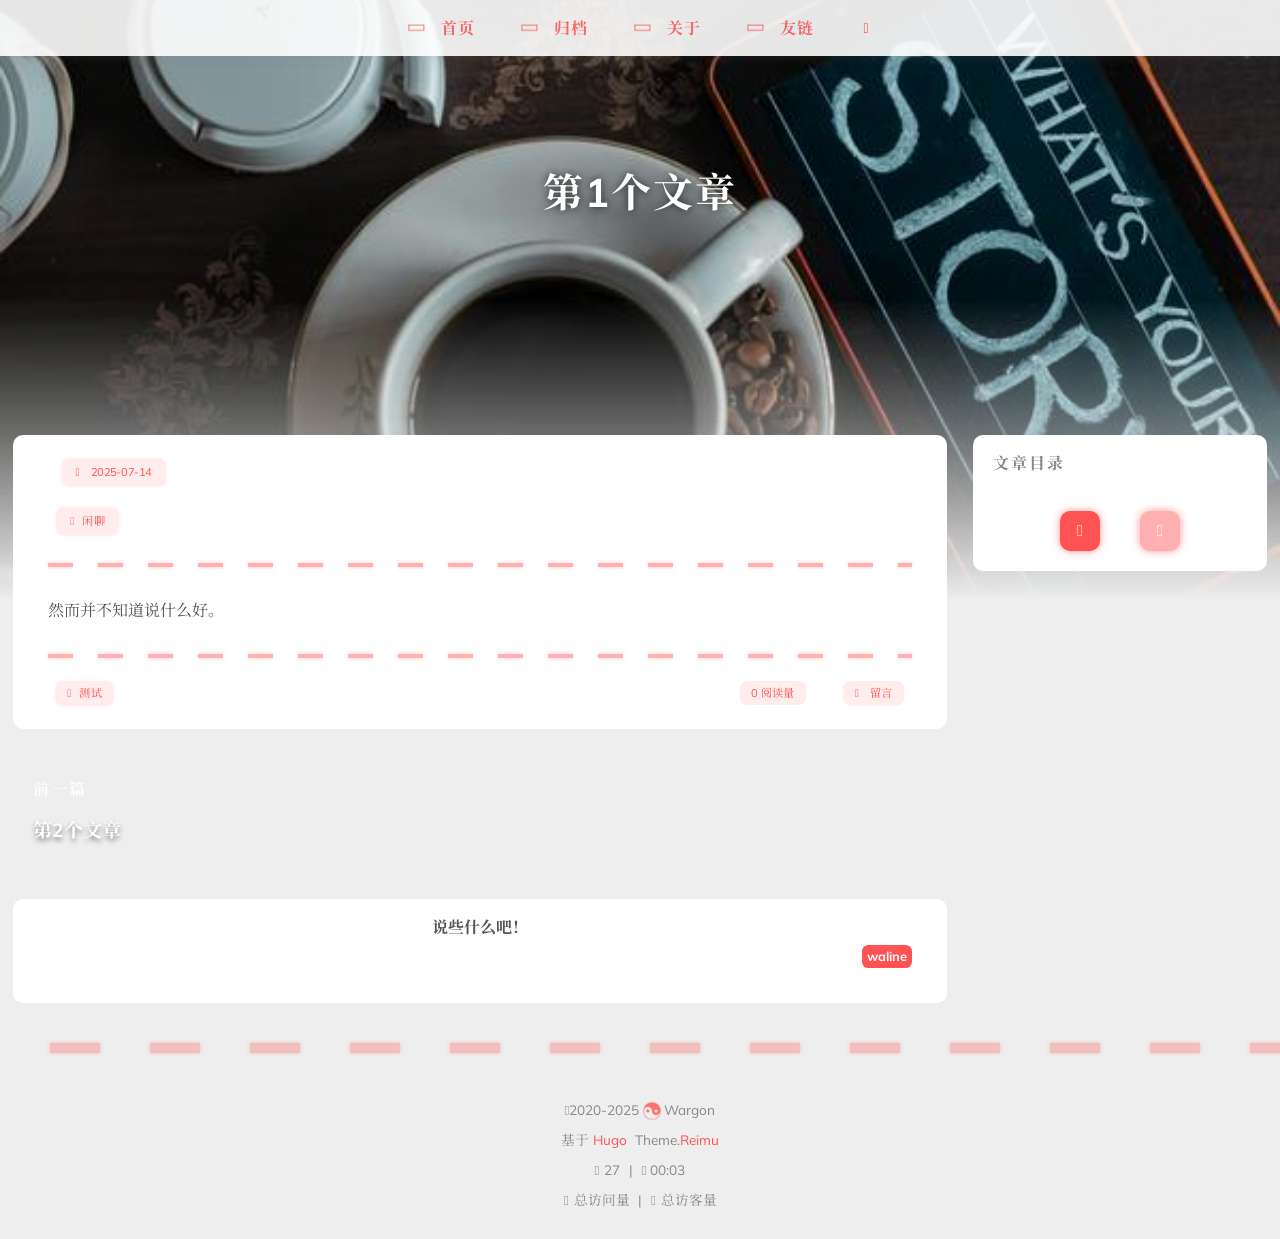
<file: post/first-article/index.html>
<!doctype html>
<html
  lang="zh-cn" 
  data-theme-mode="auto"
  >
  <head><meta charset="utf-8" />
<meta
  name="viewport"
  content="width=device-width, initial-scale=1, shrink-to-fit=no"
/><title>
  第1个文章 | Wargon
</title>
<meta
  name="description"
  content="Wargon的博客"
/><script>
  window.siteConfig = JSON.parse("{\"anchor_icon\":null,\"base\":\"https://example.org/\",\"clipboard\":{\"copyright\":{\"count\":50,\"enable\":false,\"license_type\":\"by-nc-sa\"},\"fail\":{\"en\":\"Copy failed (ﾟ⊿ﾟ)ﾂ\",\"ja\":\"コピー失敗 (ﾟ⊿ﾟ)ﾂ\",\"pt-br\":\"Falha ao copiar (ﾟ⊿ﾟ)ﾂ\",\"zh-cn\":\"复制失败 (ﾟ⊿ﾟ)ﾂ\",\"zh-tw\":\"複製失敗 (ﾟ⊿ﾟ)ﾂ\"},\"success\":{\"en\":\"Copy successfully (*^▽^*)\",\"ja\":\"コピー成功 (*^▽^*)\",\"pt-br\":\"Copiado com sucesso (*^▽^*)\",\"zh-cn\":\"复制成功 (*^▽^*)\",\"zh-tw\":\"複製成功 (*^▽^*)\"}},\"code_block\":{\"expand\":true},\"icon_font\":\"4552607_0khxww3tj3q9\",\"outdate\":{\"daysago\":180,\"enable\":false,\"message\":{\"en\":\"This article was last updated on {time}. Please note that the content may no longer be applicable.\",\"ja\":\"この記事は最終更新日：{time}。記載内容が現在有効でない可能性がありますのでご注意ください。\",\"pt-br\":\"Este artigo foi atualizado pela última vez em {time}. Observe que o conteúdo pode não ser mais aplicável.\",\"zh-cn\":\"本文最后更新于 {time}，请注意文中内容可能已不适用。\",\"zh-tw\":\"本文最後更新於 {time}，請注意文中內容可能已不適用。\"}}}");
  
</script>
<link rel="preconnect" href="https://fonts.gstatic.com" crossorigin />
<link
  rel="preload"
  as="style"
  href="https://fonts.googleapis.com/css?family=Mulish:400,400italic,700,700italic%7cNoto%20Serif%20SC:400,400italic,700,700italic%7c&amp;display=swap"
/>
<link
  rel="stylesheet"
  href="https://fonts.googleapis.com/css?family=Mulish:400,400italic,700,700italic%7cNoto%20Serif%20SC:400,400italic,700,700italic%7c&amp;display=swap"
  media="print"
  onload="this.media='all'"
/>
<link
    rel="preload"
    href="//at.alicdn.com/t/c/font_4552607_0khxww3tj3q9.woff2"
    as="font"
    type="font/woff2"
    crossorigin="anonymous"
  /><link rel="stylesheet" href="/css/loader.min.ac746e154f756f8220326eeb52a719f142ab038be5a8ddf30ea5ef15ef2356ea.css" />
<meta property="og:type" content="website" />
  <meta property="og:title" content="第1个文章 | Wargon" />
  <meta
    property="og:description"
    content="Wargon的博客"
  />
  <meta property="og:url" content="https://example.org/post/first-article/" />
  <meta
    property="og:site_name"
    content="Wargon的后花园"
  />
  <meta
    property="og:image"
    content="/images/wallpaper1.jpg"
  />
  <meta property="article:author" content="Wargon" />
  <meta property="article:published_time" content="2025-07-14T22:48:31&#43;08:00" />
  <meta property="article:modified_time" content="2025-07-14T22:48:31&#43;08:00" /><meta property="article:tag" content="测试" /><meta name="twitter:card" content="summary" />
  <meta name="twitter:image" content="/images/wallpaper1.jpg" />
<link rel="shortcut icon" href="/favicon.ico"><link rel="stylesheet" href="/css/main.min.84f88a600c287468fbd51cb38f8768ac5874bc15361175f558ec6e81beb8692d.css" />
<link
    rel="preload"
    as="style"
    href="https://npm.webcache.cn/photoswipe@5.4.4/dist/photoswipe.css"
    integrity="sha384-IfxC36XL/toUyJ939C73PcgMuRzAZuIzZxE38drsmO5p6jD7ei&#43;Zx/1oA/0l8ysE" crossorigin="anonymous"onload="this.onload=null;this.rel='stylesheet'"
  /><link
    rel="preload"
    as="style"
    href="https://npm.webcache.cn/katex@0.16.22/dist/katex.min.css"
    integrity="sha384-5TcZemv2l/9On385z///&#43;d7MSYlvIEw9FuZTIdZ14vJLqWphw7e7ZPuOiCHJcFCP" crossorigin="anonymous"onload="this.onload=null;this.rel='stylesheet'"
  /><link
    rel="stylesheet"
    href="https://npm.webcache.cn/@waline/client@2.15.8/dist/waline.css"
    integrity="sha384-vltfZtesCdl6NYVcFVcjEaIi5RpNvZe9t7fXvq8twVtcoy&#43;Ub9QgnxUYJmwOhYCK" crossorigin="anonymous"/><script
    src="https://npm.webcache.cn/pace-js@1.2.4/pace.min.js"
    integrity="sha384-k6YtvFUEIuEFBdrLKJ3YAUbBki333tj1CSUisai5Cswsg9wcLNaPzsTHDswp4Az8" crossorigin="anonymous"></script><link
    rel="stylesheet"
    href="https://npm.webcache.cn/@reimujs/aos@0.1.2/dist/aos.css"
    integrity="sha384-GMRP93c6Hkz9JVKGAuRR3nTS7M07RwPgTFenXiosjq2VbVgvdDNcz1g6Mkj8AONa" crossorigin="anonymous"/></head>
  <body><div id='loader'>
    <div class="loading-left-bg loading-bg"></div>
    <div class="loading-right-bg loading-bg"></div>
    <div class="spinner-box">
      <div class="loading-taichi rotate"><svg width="150" height="150" viewBox="0 0 1024 1024" class="icon" version="1.1" xmlns="https://www.w3.org/2000/svg" shape-rendering="geometricPrecision">
            <path d="M303.5 432A80 80 0 0 1 291.5 592A80 80 0 0 1 303.5 432z" fill="var(--red-1, #ff5252)" />
            <path d="M512 65A447 447 0 0 1 512 959L512 929A417 417 0 0 0 512 95A417 417 0 0 0 512 929L512 959A447 447 0 0 1 512 65z 
          M512 95A417 417 0 0 1 929 512A208.5 208.5 0 0 1 720.5 720.5L720.5 592A80 80 0 0 0 720.5 432A80 80 0 0 0 720.5 592L720.5 720.5A208.5 208.5 0 0 1 512 512A208.5 208.5 0 0 0 303.5 303.5A208.5 208.5 0 0 0 95 512A417 417 0 0 1 512 95z" fill="var(--red-1, #ff5252)" />
          </svg></div><div class="loading-word">加载中...</div>
    </div>
  </div>
  </div>
  <script>
    var time = null;
    var startLoading = () => {
      time = Date.now();
      document.getElementById('loader').classList.remove("loading");
    }
    var endLoading = () => {
      if (!time) {
        document.body.style.overflow = 'auto';
        document.getElementById('loader').classList.add("loading");
      } else {
        if (Date.now() - time > 500) {
          time = null;
          document.body.style.overflow = 'auto';
          document.getElementById('loader').classList.add("loading");
        } else {
          setTimeout(endLoading, 500 - (Date.now() - time));
          time = null;
        }
      }
    }
    window.addEventListener('DOMContentLoaded', endLoading);
    document.getElementById('loader').addEventListener('click', endLoading);
  </script><div id="copy-tooltip" style="pointer-events: none; opacity: 0; transition: all 0.2s ease; position: fixed;top: 50%;left: 50%;z-index: 999;transform: translate(-50%, -50%);color: white;background: rgba(0, 0, 0, 0.5);padding: 10px 15px;border-radius: 10px;">
</div>
<div id="lang-tooltip" style="pointer-events: none; opacity: 0; transition: all 0.2s ease; position: fixed;top: 50%;left: 50%;z-index: 999;transform: translate(-50%, -50%);color: white;background: rgba(0, 0, 0, 0.5);padding: 10px 15px;border-radius: 10px;">
本文章没有找到对应的语言版本
</div>
<div id="heatmap-tooltip"></div><div id="container">
      <div id="wrap"><div id="header-nav">
  <nav id="main-nav"><span class="main-nav-link-wrap">
        <div class='main-nav-icon icon rotate'>&#xe62b;</div>
        <a class="main-nav-link" href="/">首页</a>
      </span><span class="main-nav-link-wrap">
        <div class='main-nav-icon icon rotate'>&#xe62b;</div>
        <a class="main-nav-link" href="/archives">归档</a>
      </span><span class="main-nav-link-wrap">
        <div class='main-nav-icon icon rotate'>&#xe62b;</div>
        <a class="main-nav-link" href="/about">关于</a>
      </span><span class="main-nav-link-wrap">
        <div class='main-nav-icon icon rotate'>&#xe62b;</div>
        <a class="main-nav-link" href="/friend">友链</a>
      </span><a id="main-nav-toggle" class="nav-icon"></a>
  </nav>
  <nav id="sub-nav"></nav></div>
<header id="header"><picture></picture>
    <img crossorigin="anonymous" fetchpriority="high" src="/images/wallpaper1.jpg" alt="第1个文章"><div id="header-outer">
    <div id="header-title"><a href="/" id="logo">
            <h1 data-aos="slide-up">第1个文章</h1>
          </a><h2 id="subtitle-wrap" data-aos="slide-down"></h2></div>
  </div>
</header><div id="content"
          
          class="sidebar-right"  ><aside id="sidebar"><div class="sidebar-wrapper wrap-sticky">
    <div
      class="sidebar-wrap"
      data-aos="fade-up"
    ><div class="sidebar-toc-sidebar"><div class="sidebar-toc">
  <h3 class="toc-title">文章目录</h3>
  <div class="sidebar-toc-wrapper toc-div-class">
    <nav id="TableOfContents"></nav>
  </div>
</div></div>
          <div class="sidebar-common-sidebar hidden"><div class="sidebar-author">
  <img
    data-src="/avatar/avatar.jpeg"
    data-sizes="auto"
    alt="Wargon"
    class="lazyload"
  />
  <div class="sidebar-author-name">Wargon</div>
  <div class="sidebar-description">Wargon的博客</div>
</div>
<div class="sidebar-state">
  <div class="sidebar-state-article">
    <div>文章</div><div class="sidebar-state-number">3</div>
  </div>
  <a class="sidebar-state-category" href="/categories/" aria-label="sidebar-state-category-link">
    <div>分类</div>
    <div class="sidebar-state-number">
      1
    </div>
  </a>
  <a class="sidebar-state-tag" href="/tags/" aria-label="sidebar-state-tag-link">
    <div>标签</div>
    <div class="sidebar-state-number">1</div>
  </a>
</div>
<div class="sidebar-social"></div>
<div class="sidebar-menu"><div class="sidebar-menu-link-wrap">
      <a
        class="sidebar-menu-link-dummy"
        href="/"
        aria-label="首页"
      ></a>
      <div class='sidebar-menu-icon icon rotate'>&#xe62b;</div>
      <div class="sidebar-menu-link">首页</div>
    </div><div class="sidebar-menu-link-wrap">
      <a
        class="sidebar-menu-link-dummy"
        href="/archives"
        aria-label="归档"
      ></a>
      <div class='sidebar-menu-icon icon rotate'>&#xe62b;</div>
      <div class="sidebar-menu-link">归档</div>
    </div><div class="sidebar-menu-link-wrap">
      <a
        class="sidebar-menu-link-dummy"
        href="/about"
        aria-label="关于"
      ></a>
      <div class='sidebar-menu-icon icon rotate'>&#xe62b;</div>
      <div class="sidebar-menu-link">关于</div>
    </div><div class="sidebar-menu-link-wrap">
      <a
        class="sidebar-menu-link-dummy"
        href="/friend"
        aria-label="友链"
      ></a>
      <div class='sidebar-menu-icon icon rotate'>&#xe62b;</div>
      <div class="sidebar-menu-link">友链</div>
    </div></div>
</div><div class="sidebar-btn-wrapper" style="position:static">
            <div class="sidebar-toc-btn current"></div>
            <div class="sidebar-common-btn"></div>
          </div></div>
  </div>

  <div class="sidebar-widget"></div></aside>
<section id="main"><article
  class="h-entry article"
  itemprop="blogPost"
  itemscope
  itemtype="https://schema.org/BlogPosting"
>
  <div
    class="article-inner"
    data-aos="fade-up"
  >
    <div class="article-meta"><div class="article-date">
  <span
    class="article-date-link"
    data-aos="zoom-in"
  >
    <time datetime="2025-07-14 22:48:31 &#43;0800 CST" itemprop="datePublished"
      >2025-07-14</time
    >
    <time style="display: none;" id="post-update-time"
      >2025-07-14</time
    >
  </span>
</div>
<div class="article-category"><a
      class="article-category-link"
      href="/categories/%e9%97%b2%e8%81%8a"
      data-aos="zoom-in"
      >闲聊</a
    ></div>
</div>
    <div class="hr-line"></div><div class="e-content article-entry" itemprop="articleBody"><p>然而并不知道说什么好。</p>
</div>
    <footer class="article-footer"><a
          data-aos="zoom-in"
          href="/post/first-article/#comments"
          class="article-comment-link"
        >
          <span
            class="post-comments-count waline-comment-count"
            data-path="https//example.org/post/first-article/"
            itemprop="commentCount"
          ></span>
          留言
        </a><span
          data-aos="zoom-in"
          class="article-visitor-link"
        >
          <span
            class="waline-pageview-count"
            data-path="/post/first-article/"
            >0</span
          >
          <em class="post-meta-item-text">阅读量</em>
        </span><ul class="article-tag-list" itemprop="keywords"><li class="article-tag-list-item" data-aos="zoom-in">
      <a
        class="article-tag-list-link"
        href="/tags/%e6%b5%8b%e8%af%95"
        rel="tag"
        >测试</a
      >
    </li></ul>
</footer>
  </div><nav
    id="article-nav"
    data-aos="fade-up"
  ><div class="article-nav-link-wrap article-nav-link-left"><img
            data-src="/images/wallpaper2.jpg"
            data-sizes="auto"
            alt="第2个文章"
            class="lazyload"
          /><a href="/post/second-article/"></a>
        <div class="article-nav-caption">前一篇</div>
        <h3 class="article-nav-title">第2个文章</h3>
      </div></nav></article><section id="comments" data-aos="fade-up">
<div class="comment-header"><h2 class="comment-title">说些什么吧！</h2>
  <div class="comment-selector">
    <div class="comment-selector-wrap"><div class="selector-item" data-selector="waline">
          <span>waline</span>
        </div></div>
  </div>
</div>

<div class="comment-content"><div class="comment waline-comment" data-aos="fade-up"
     >
    </div></div>
</section></section>
        </div><footer id="footer">
  <div style="width: 100%; overflow: hidden">
    <div class="footer-line"></div>
  </div>
  <div id="footer-info"><div>
      <span class="icon-copyright"></span>2020-2025<span class="footer-info-sep rotate"></span>
      Wargon
    </div><div>
        基于&nbsp;<a
          href="https://gohugo.io/"
          target="_blank"
          >Hugo</a
        >&nbsp; Theme.<a
          href="https://github.com/D-Sketon/hugo-theme-reimu"
          target="_blank"
          >Reimu</a
        >
      </div><div>
        <span class="icon-brush"
          >&nbsp;27</span
        >
        &nbsp;|&nbsp;
        <span class="icon-coffee">&nbsp;00:03</span>
      </div><div>
        <span class="icon-eye"></span>
        <span id="busuanzi_container_site_pv"
          >总访问量&nbsp;<span
            id="busuanzi_value_site_pv"
          ></span
        ></span>
        &nbsp;|&nbsp;
        <span class="icon-user"></span>
        <span id="busuanzi_container_site_uv"
          >总访客量&nbsp;<span
            id="busuanzi_value_site_uv"
          ></span
        ></span>
      </div></div>
</footer>
<div class="sidebar-top">
            <div class="sidebar-top-taichi rotate"></div>
            <div class="arrow-up"></div>
          </div><div id="mask" class="hide"></div>
      </div><nav id="mobile-nav">
  <div class="sidebar-wrap"><div class="sidebar-toc-sidebar"><div class="sidebar-toc">
  <h3 class="toc-title">文章目录</h3>
  <div class="sidebar-toc-wrapper toc-div-class">
    <nav id="TableOfContents"></nav>
  </div>
</div></div>
        <div class="sidebar-common-sidebar hidden"><div class="sidebar-author">
  <img
    data-src="/avatar/avatar.jpeg"
    data-sizes="auto"
    alt="Wargon"
    class="lazyload"
  />
  <div class="sidebar-author-name">Wargon</div>
  <div class="sidebar-description">Wargon的博客</div>
</div>
<div class="sidebar-state">
  <div class="sidebar-state-article">
    <div>文章</div><div class="sidebar-state-number">3</div>
  </div>
  <a class="sidebar-state-category" href="/categories/" aria-label="sidebar-state-category-link">
    <div>分类</div>
    <div class="sidebar-state-number">
      1
    </div>
  </a>
  <a class="sidebar-state-tag" href="/tags/" aria-label="sidebar-state-tag-link">
    <div>标签</div>
    <div class="sidebar-state-number">1</div>
  </a>
</div>
<div class="sidebar-social"></div>
<div class="sidebar-menu"><div class="sidebar-menu-link-wrap">
      <a
        class="sidebar-menu-link-dummy"
        href="/"
        aria-label="首页"
      ></a>
      <div class='sidebar-menu-icon icon rotate'>&#xe62b;</div>
      <div class="sidebar-menu-link">首页</div>
    </div><div class="sidebar-menu-link-wrap">
      <a
        class="sidebar-menu-link-dummy"
        href="/archives"
        aria-label="归档"
      ></a>
      <div class='sidebar-menu-icon icon rotate'>&#xe62b;</div>
      <div class="sidebar-menu-link">归档</div>
    </div><div class="sidebar-menu-link-wrap">
      <a
        class="sidebar-menu-link-dummy"
        href="/about"
        aria-label="关于"
      ></a>
      <div class='sidebar-menu-icon icon rotate'>&#xe62b;</div>
      <div class="sidebar-menu-link">关于</div>
    </div><div class="sidebar-menu-link-wrap">
      <a
        class="sidebar-menu-link-dummy"
        href="/friend"
        aria-label="友链"
      ></a>
      <div class='sidebar-menu-icon icon rotate'>&#xe62b;</div>
      <div class="sidebar-menu-link">友链</div>
    </div></div>
</div></div><div class="sidebar-btn-wrapper">
        <div class="sidebar-toc-btn current"></div>
        <div class="sidebar-common-btn"></div>
      </div></nav>
</div><script
    src="https://npm.webcache.cn/lazysizes@5.3.2/lazysizes.min.js"
    integrity="sha384-3gT/vsepWkfz/ff7PpWNUeMzeWoH3cDhm/A8jM7ouoAK0/fP/9bcHHR5kHq2nf&#43;e" crossorigin="anonymous"></script><script
    src="https://npm.webcache.cn/clipboard@2.0.11/dist/clipboard.min.js"
    integrity="sha384-J08i8An/QeARD9ExYpvphB8BsyOj3Gh2TSh1aLINKO3L0cMSH2dN3E22zFoXEi0Q" crossorigin="anonymous"></script><script
    src="https://npm.webcache.cn/material-theme@1.0.0/dist/material-theme.umd.js"
    integrity="sha384-vLev0II0HKFaxkcm&#43;/7kX5IGwVFBASkGchU311wmU/veIj2bB0UcBkQbW6yw2asK" crossorigin="anonymous"></script><script src="/js/main.js" integrity="" crossorigin="anonymous" ></script><script src="/js/aos.js" integrity="" crossorigin="anonymous" ></script><script>
    var aosInit = () => {
      AOS.init({
        duration: 1000,
        easing: "ease",
        once: true,
        offset: 50,
      });
    };
    if (document.readyState === "loading") {
      document.addEventListener("DOMContentLoaded", aosInit);
    } else {
      aosInit();
    }
  </script><script src="/js/pjax_main.js" integrity="" crossorigin="anonymous" data-pjax></script><script
    src="https://npm.webcache.cn/mouse-firework@0.1.1/dist/index.umd.js"
    integrity="sha384-8LyaidD9GPxQQgLJO/WRw/O2h3BoNq/ApI/ecpvM6RsrCz2qP2ppBXUKihP4V/2d" crossorigin="anonymous"></script><script>
  if (window.firework) {
    const options = JSON.parse("{\"excludeelements\":[\"a\",\"button\"],\"particles\":[{\"colors\":[\"var(--red-1)\",\"var(--red-2)\",\"var(--red-3)\",\"var(--red-4)\"],\"duration\":[1200,1800],\"easing\":\"easeOutExpo\",\"move\":[\"emit\"],\"number\":20,\"shape\":\"circle\",\"shapeOptions\":{\"alpha\":[0.3,0.5],\"radius\":[16,32]}},{\"colors\":[\"var(--red-0)\"],\"duration\":[1200,1800],\"easing\":\"easeOutExpo\",\"move\":[\"diffuse\"],\"number\":1,\"shape\":\"circle\",\"shapeOptions\":{\"alpha\":[0.2,0.5],\"lineWidth\":6,\"radius\":20}}]}");
    options.excludeElements = options.excludeelements;
    delete options.excludeelements;
    window.firework(options);
  }
</script>

<div id="lazy-script">
  <div><script data-pjax>
        window.REIMU_POST = {
          author: "Wargon",
          title: "第1个文章",
          url: "https:\/\/example.org\/post\/first-article\/",
          description: "然而并不知道说什么好。\n",
          cover: "https:\/\/example.org\/images\/wallpaper1.jpg",
        };
      </script><script src="/js/insert_highlight.js" integrity="" crossorigin="anonymous" data-pjax></script><script type="module" data-pjax>const PhotoSwipeLightbox = (await safeImport("https:\/\/npm.webcache.cn\/photoswipe@5.4.4\/dist\/photoswipe-lightbox.esm.min.js", "sha384-DiL6M\/gG\u002bwmTxmCRZyD1zee6lIhawn5TGvED0FOh7fXcN9B0aZ9dexSF\/N6lrZi\/")).default;const pswp = () => {
          if (_$$('.article-entry a.article-gallery-item').length > 0) {
            new PhotoSwipeLightbox({
              gallery: '.article-entry',
              children: 'a.article-gallery-item',pswpModule: () => safeImport("https:\/\/npm.webcache.cn\/photoswipe@5.4.4\/dist\/photoswipe.esm.min.js", "sha384-WkkO3GCmgkC3VQWpaV8DqhKJqpzpF9JoByxDmnV8\u002boTJ7m3DfYEWX1fu1scuS4\u002bs")}).init();
          }
          if(_$$('.article-gallery a.article-gallery-item').length > 0) {
            new PhotoSwipeLightbox({
              gallery: '.article-gallery',
              children: 'a.article-gallery-item',pswpModule: () => safeImport("https:\/\/npm.webcache.cn\/photoswipe@5.4.4\/dist\/photoswipe.esm.min.js", "sha384-WkkO3GCmgkC3VQWpaV8DqhKJqpzpF9JoByxDmnV8\u002boTJ7m3DfYEWX1fu1scuS4\u002bs")}).init();
          }
          window.lightboxStatus = 'done';
          window.removeEventListener('lightbox:ready', pswp);
        }
        if(window.lightboxStatus === 'ready') {
          pswp()
        } else {
          window.addEventListener('lightbox:ready', pswp);
        }
      </script><script data-pjax>
  var loadScript = (src, integrity) => {
    const script = document.createElement('script');
    script.src = src;
    if (integrity) script.integrity = integrity;
    script.crossOrigin = 'anonymous';
    return script;
  };
  var commentConfigKeys = ['valine', 'waline', 'twikoo', 'gitalk', 'giscus'];
  var commentConfig = {
    valine: {
      enable: false,
      load: () => {
        const container = document.querySelector('.valine-comment');
        if (!container) return;
        container.style.display = 'block';

        const script = loadScript(
          'https:\/\/npm.webcache.cn\/valine@1.5.1\/dist\/Valine.min.js',
          !'webcache|valine@1.5.1\/dist\/Valine.min.js'.startsWith('local') ? 'sha384-3ma91AExDeMAZ1rjTjaP8V2A2obQE\u002bs5ltKRwYlwdpArz9xVbp0tF3b0VV2ACNPn' : undefined
        );
        script.onload = () => {
          const GUEST_INFO = ['nick', 'mail', 'link'];
          const guest_info = 'nick,mail,link'.split(',').filter((item) => {
            return GUEST_INFO.indexOf(item) > -1
          });
          const recordIP = JSON.parse('true');
          const highlight = JSON.parse('true');
          const visitor = JSON.parse('false');
          const serverURLs = undefined;

          new Valine({
            el: '.valine-comment',
            appId: "",
            appKey: "",
            placeholder: "Just go go",
            pageSize: '10',
            avatar: 'mp',
            lang: document.documentElement.lang || 'en',
            recordIP: recordIP,
            highlight: highlight,
            visitor: visitor,
            requiredFields: guest_info,
            path: window.location.pathname,
            serverURLs,
          });
        };
        document.head.appendChild(script);
      }
    },
    waline: {
      enable: true,
      load: async () => {
        const container = document.querySelector('.waline-comment');
        if (!container) return;
        container.style.display = 'block';

        let walineInit;
        const walineCdn = 'https:\/\/npm.webcache.cn\/@waline\/client@2.15.8\/dist\/waline.mjs';
        
        if ('webcache|@waline\/client@2.15.8\/dist\/waline.mjs'.startsWith('local')) {
          
          const module = await safeImport(walineCdn);
          walineInit = module.init;
        } else {
          
          const module = await safeImport(
            walineCdn, 
            'sha384-9sbqJjrfGjbkI6\/PI4nU\/MvBfEmkkPC4YK9I4zBeMIf1CVCZdCMH\/KinBEAZII\/5'
          );
          walineInit = module.init;
        }
        
        window.walineInstance = walineInit({
          el: '.waline-comment',
          serverURL: 'https:\/\/my-waline-787jdktma-genionests-projects.vercel.app\/',
          lang: document.documentElement.lang || 'en',
          locale: JSON.parse("{}"),
          emoji: JSON.parse("[\"https://unpkg.com/@waline/emojis@1.2.0/weibo\",\"https://unpkg.com/@waline/emojis@1.2.0/alus\",\"https://unpkg.com/@waline/emojis@1.2.0/bilibili\",\"https://unpkg.com/@waline/emojis@1.2.0/qq\",\"https://unpkg.com/@waline/emojis@1.2.0/tieba\",\"https://unpkg.com/@waline/emojis@1.2.0/tw-emoji\"]"),
          meta: JSON.parse("[\"nick\",\"mail\",\"link\"]"),
          requiredMeta: JSON.parse("[\"nick\",\"mail\"]"),
          wordLimit:  0 ,
          comment: true,
          pageSize:  10 ,
          dark: 'html[data-theme="dark"]',
          pageview:  true ,
        });
      }
    },
    twikoo: {
      enable: false,
      load: () => {
        const container = document.querySelector('.twikoo-comment');
        if (!container) return;
        container.style.display = 'block';

        
        const script = loadScript(
          'https:\/\/npm.webcache.cn\/twikoo@1.6.44\/dist\/twikoo.all.min.js',
          !'webcache|twikoo@1.6.44\/dist\/twikoo.all.min.js'.startsWith('local') ? 'sha384-kwWLC0HjeZZnVPqCJ1AncI8tsk\u002bkQqF9TbAmCclcc9Z0hGkfgHRzeQZxmdmZhE0K' : undefined
        );
        script.onload = () => {
          twikoo.init({
            envId: '',
            el: '.twikoo-comment',
            region: '',
            lang: document.documentElement.lang || 'en',
          });
          twikoo.getCommentsCount({
            envId: '',
            region: '',
            urls: [
              'https\/\/example.org\/post\/first-article\/'
            ],
            includeReply: false
          }).then((res) => {
            document.querySelector('.twikoo-comment-count').innerText = res[0].count;
          }).catch((err) => {
            console.error(err);
          });
        };
        document.head.appendChild(script);
      }
    },
    gitalk: {
      enable: false,
      load: () => {
        const container = document.querySelector('.gitalk-comment');
        if (!container) return;
        container.style.display = 'block';

        const script = loadScript(
          'https:\/\/npm.webcache.cn\/gitalk@1.8.0\/dist\/gitalk.min.js',
          !'webcache|gitalk@1.8.0\/dist\/gitalk.min.js'.startsWith('local') ? 'sha384-kspnZUWBoSWwoJHa0hBCXYbHGbhvU\/lcEH5O8eVbSDhbPwsiVUTp\/aGX\/z\/5EuMA' : undefined
        );
        script.onload = () => {
          if ( false ) {
            
            const md5Script = loadScript(
              'https:\/\/npm.webcache.cn\/blueimp-md5@2.19.0\/js\/md5.min.js',
              !'webcache|blueimp-md5@2.19.0\/js\/md5.min.js'.startsWith('local') ? 'sha384-JmVtRz6RWiXnA14QbIOJzPuU3MidULOpBP66deeLLyyoF4Tr\/gZlbkHkL6vTthxH' : undefined
            );
            md5Script.onload = initGitalk;
            document.head.appendChild(md5Script);
          } else {
            
            initGitalk();
          }
        };
        document.head.appendChild(script);

        function initGitalk() {
          let gitalk = new Gitalk({
            clientID: '',
            clientSecret: '',
            repo: '',
            owner: '',
            admin: JSON.parse("null"),
            id: location.pathname,
            distractionFreeMode: false,
            language: document.documentElement.lang || 'en',
          });
          gitalk.render('gitalk-comment');
        }
      }
    },
    giscus: {
      enable: false,
      load: () => {
        const container = document.querySelector('.giscus-comment');
        if (!container) return;
        container.style.display = 'block';

        
        const existingScript = container.querySelector('script[src*="giscus.app/client.js"]');
        if (existingScript) existingScript.remove();
        const existingFrame = document.querySelector('iframe.giscus-frame');
        if (existingFrame) existingFrame.remove();

        
        const giscusScript = document.createElement('script');
        const domMode = document.documentElement.getAttribute("data-theme");

        const docLang = document.documentElement.lang || 'en';
        const langBase = docLang.split('-')[0];
        const supportedLangs = ['ar', 'be', 'bg', 'ca', 'cs', 'da', 'de', 'en', 
        'eo', 'es', 'eu', 'fa', 'fr', 'gr', 'hbs', 'he', 'hu', 'id', 'it', 'ja', 
        'kh', 'ko', 'nl', 'pl', 'pt', 'ro', 'ru', 'th', 'tr', 'uk', 'uz', 'vi', 'zh-CN', 'zh-HK', 'zh-TW'];
        const giscusLang = supportedLangs.includes(docLang) ? docLang : supportedLangs.includes(langBase) ? langBase : 'en';

        giscusScript.src = 'https://giscus.app/client.js';
        giscusScript.setAttribute('data-repo', '');
        giscusScript.setAttribute('data-repo-id', '');
        giscusScript.setAttribute('data-category', '');
        giscusScript.setAttribute('data-category-id', '');
        giscusScript.setAttribute('data-mapping', '0');
        giscusScript.setAttribute('data-strict', '0');
        giscusScript.setAttribute('data-reactions-enabled', '1');
        giscusScript.setAttribute('data-emit-metadata', '0');
        giscusScript.setAttribute('data-input-position', 'bottom');
        giscusScript.setAttribute('data-theme', domMode === 'dark' ? 'dark' : 'light');
        giscusScript.setAttribute('data-lang', giscusLang);
        giscusScript.setAttribute('crossorigin', 'anonymous');
        giscusScript.async = true;
        container.appendChild(giscusScript);
        document.body.addEventListener('light-theme-set', () => {
          const iframe = document.querySelector('iframe.giscus-frame');
          if (!iframe) return;
          iframe.contentWindow.postMessage({ giscus: { setConfig: { theme: 'light' } } }, 'https://giscus.app');
        });
        document.body.addEventListener('dark-theme-set', () => {
          const iframe = document.querySelector('iframe.giscus-frame');
          if (!iframe) return;
          iframe.contentWindow.postMessage({ giscus: { setConfig: { theme: 'dark' } } }, 'https://giscus.app');
        });
      }
    }
  };
  commentConfig.enable = commentConfigKeys.some(key => commentConfig[key].enable);

  var defaultComment = '';
  if (commentConfig.enable) {
    
    var savedCommentType = localStorage.getItem('commentType');
    
    
    if (savedCommentType) {
      if (commentConfig[savedCommentType]?.enable) {
        defaultComment = savedCommentType;
      }
    }
    
    
    if (!defaultComment) {
      var configDefault = 'waline';
      if (commentConfig[configDefault]?.enable) {
        defaultComment = configDefault;
      }
    }
    
    
    if (!defaultComment) {
      defaultComment = commentConfigKeys.find(sys => commentConfig[sys].enable) || '';
    }
  }

  function loadComments() {
    if (!commentConfig.enable) return;
    
    const loadedComments = {
      valine: false,
      waline: false,
      twikoo: false,
      gitalk: false,
      giscus: false
    };

    
    const hideAllComments = () => {
      const commentContainers = document.querySelectorAll('.comment');
      commentContainers.forEach(container => {
        container.style.display = 'none';
      });
    };

    
    const loadCommentSystem = (type) => {
      if (loadedComments[type]) {
        
        document.querySelector(`.${type}-comment`).style.display = 'block';
        return;
      }

      
      commentConfig[type]?.load();
      loadedComments[type] = true;
    };

    
    const changeActiveCommentItems = (item) => {
      const commentItems = document.querySelectorAll('.selector-item');
      for (let i = 0; i < commentItems.length; i++) {
        commentItems[i].classList.remove('active');
      }
      item.classList.add('active');

      
      const commentType = item.getAttribute('data-selector');

      
      hideAllComments();

      
      loadCommentSystem(commentType);
    };

    const commentInit = () => {
      
      const commentItems = document.querySelectorAll('.selector-item');
      for (let item of commentItems) {
        item.addEventListener('click', () => {
          
          const commentType = item.getAttribute('data-selector');
          window.localStorage.setItem('commentType', commentType);
          
          changeActiveCommentItems(item);
        });
      }

      
      if (defaultComment) {
        const defaultSelectorItem = document.querySelector(`[data-selector="${defaultComment}"]`);
        if (!defaultSelectorItem) return;
        defaultSelectorItem.style.display = 'block';
        defaultSelectorItem.classList.add('active');
        loadCommentSystem(defaultComment);
      }
    }

    if (document.readyState === 'loading') {
      document.addEventListener('DOMContentLoaded', commentInit);
    } else {
      commentInit();
    }
  };
  loadComments();
</script></div>
</div><script
    src="https://npm.webcache.cn/busuanzi@2.3.0/bsz.pure.mini.js"
    asyncintegrity="sha384-0M75wtSkhjIInv4coYlaJU83&#43;OypaRCIq2SukQVQX04eGTCBXJDuWAbJet56id&#43;S" crossorigin="anonymous"></script><script>
    if ('serviceWorker' in navigator) {
      navigator.serviceWorker.getRegistrations().then((registrations) => {
        for (let registration of registrations) {
          registration.unregister();
        }
      });
    }
  </script><script>
  const reimuCopyright = String.raw`
   ______     ______     __     __    __     __  __    
  /\  == \   /\  ___\   /\ \   /\ "-./  \   /\ \/\ \   
  \ \  __<   \ \  __\   \ \ \  \ \ \-./\ \  \ \ \_\ \  
   \ \_\ \_\  \ \_____\  \ \_\  \ \_\ \ \_\  \ \_____\ 
    \/_/ /_/   \/_____/   \/_/   \/_/  \/_/   \/_____/ 
                                                    
  `;
  console.log(String.raw`%c ${reimuCopyright}`, "color: #ff5252;");
  console.log(
    "%c Theme.Reimu" + " %c https://github.com/D-Sketon/hugo-theme-reimu ",
    "color: white; background: #ff5252; padding:5px 0;",
    "padding:4px;border:1px solid #ff5252;",
  );
</script></body>
</html>
</file>
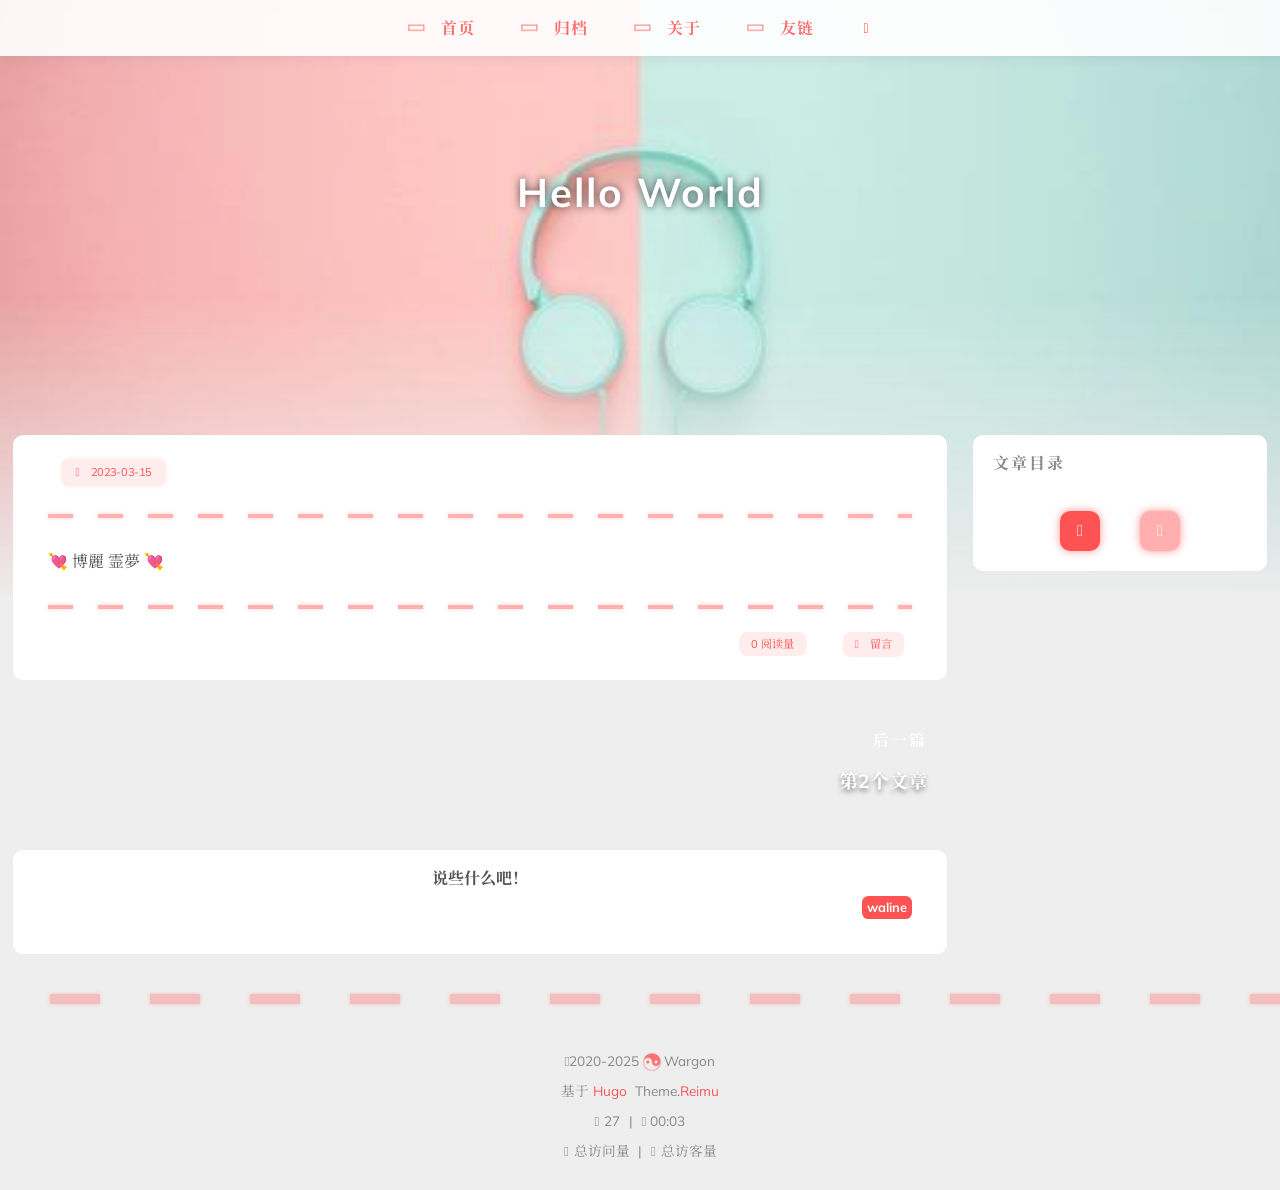
<file: post/hello/index.html>
<!doctype html>
<html
  lang="zh-cn" 
  data-theme-mode="auto"
  >
  <head><meta charset="utf-8" />
<meta
  name="viewport"
  content="width=device-width, initial-scale=1, shrink-to-fit=no"
/><title>
  Hello World | Wargon
</title>
<meta
  name="description"
  content="Wargon的博客"
/><script>
  window.siteConfig = JSON.parse("{\"anchor_icon\":null,\"base\":\"https://example.org/\",\"clipboard\":{\"copyright\":{\"count\":50,\"enable\":false,\"license_type\":\"by-nc-sa\"},\"fail\":{\"en\":\"Copy failed (ﾟ⊿ﾟ)ﾂ\",\"ja\":\"コピー失敗 (ﾟ⊿ﾟ)ﾂ\",\"pt-br\":\"Falha ao copiar (ﾟ⊿ﾟ)ﾂ\",\"zh-cn\":\"复制失败 (ﾟ⊿ﾟ)ﾂ\",\"zh-tw\":\"複製失敗 (ﾟ⊿ﾟ)ﾂ\"},\"success\":{\"en\":\"Copy successfully (*^▽^*)\",\"ja\":\"コピー成功 (*^▽^*)\",\"pt-br\":\"Copiado com sucesso (*^▽^*)\",\"zh-cn\":\"复制成功 (*^▽^*)\",\"zh-tw\":\"複製成功 (*^▽^*)\"}},\"code_block\":{\"expand\":true},\"icon_font\":\"4552607_0khxww3tj3q9\",\"outdate\":{\"daysago\":180,\"enable\":false,\"message\":{\"en\":\"This article was last updated on {time}. Please note that the content may no longer be applicable.\",\"ja\":\"この記事は最終更新日：{time}。記載内容が現在有効でない可能性がありますのでご注意ください。\",\"pt-br\":\"Este artigo foi atualizado pela última vez em {time}. Observe que o conteúdo pode não ser mais aplicável.\",\"zh-cn\":\"本文最后更新于 {time}，请注意文中内容可能已不适用。\",\"zh-tw\":\"本文最後更新於 {time}，請注意文中內容可能已不適用。\"}}}");
  
</script>
<link rel="preconnect" href="https://fonts.gstatic.com" crossorigin />
<link
  rel="preload"
  as="style"
  href="https://fonts.googleapis.com/css?family=Mulish:400,400italic,700,700italic%7cNoto%20Serif%20SC:400,400italic,700,700italic%7c&amp;display=swap"
/>
<link
  rel="stylesheet"
  href="https://fonts.googleapis.com/css?family=Mulish:400,400italic,700,700italic%7cNoto%20Serif%20SC:400,400italic,700,700italic%7c&amp;display=swap"
  media="print"
  onload="this.media='all'"
/>
<link
    rel="preload"
    href="//at.alicdn.com/t/c/font_4552607_0khxww3tj3q9.woff2"
    as="font"
    type="font/woff2"
    crossorigin="anonymous"
  /><link rel="stylesheet" href="/css/loader.min.ac746e154f756f8220326eeb52a719f142ab038be5a8ddf30ea5ef15ef2356ea.css" />
<meta property="og:type" content="website" />
  <meta property="og:title" content="Hello World | Wargon" />
  <meta
    property="og:description"
    content="Wargon的博客"
  />
  <meta property="og:url" content="https://example.org/post/hello/" />
  <meta
    property="og:site_name"
    content="Wargon的后花园"
  />
  <meta
    property="og:image"
    content="/"
  />
  <meta property="article:author" content="Wargon" />
  <meta property="article:published_time" content="2023-03-15T11:00:00-07:00" />
  <meta property="article:modified_time" content="2023-03-15T11:00:00-07:00" /><meta name="twitter:card" content="summary" />
  <meta name="twitter:image" content="/" />
<link rel="shortcut icon" href="/favicon.ico"><link rel="stylesheet" href="/css/main.min.84f88a600c287468fbd51cb38f8768ac5874bc15361175f558ec6e81beb8692d.css" />
<link
    rel="preload"
    as="style"
    href="https://npm.webcache.cn/photoswipe@5.4.4/dist/photoswipe.css"
    integrity="sha384-IfxC36XL/toUyJ939C73PcgMuRzAZuIzZxE38drsmO5p6jD7ei&#43;Zx/1oA/0l8ysE" crossorigin="anonymous"onload="this.onload=null;this.rel='stylesheet'"
  /><link
    rel="preload"
    as="style"
    href="https://npm.webcache.cn/katex@0.16.22/dist/katex.min.css"
    integrity="sha384-5TcZemv2l/9On385z///&#43;d7MSYlvIEw9FuZTIdZ14vJLqWphw7e7ZPuOiCHJcFCP" crossorigin="anonymous"onload="this.onload=null;this.rel='stylesheet'"
  /><link
    rel="stylesheet"
    href="https://npm.webcache.cn/@waline/client@2.15.8/dist/waline.css"
    integrity="sha384-vltfZtesCdl6NYVcFVcjEaIi5RpNvZe9t7fXvq8twVtcoy&#43;Ub9QgnxUYJmwOhYCK" crossorigin="anonymous"/><script
    src="https://npm.webcache.cn/pace-js@1.2.4/pace.min.js"
    integrity="sha384-k6YtvFUEIuEFBdrLKJ3YAUbBki333tj1CSUisai5Cswsg9wcLNaPzsTHDswp4Az8" crossorigin="anonymous"></script><link
    rel="stylesheet"
    href="https://npm.webcache.cn/@reimujs/aos@0.1.2/dist/aos.css"
    integrity="sha384-GMRP93c6Hkz9JVKGAuRR3nTS7M07RwPgTFenXiosjq2VbVgvdDNcz1g6Mkj8AONa" crossorigin="anonymous"/></head>
  <body><div id='loader'>
    <div class="loading-left-bg loading-bg"></div>
    <div class="loading-right-bg loading-bg"></div>
    <div class="spinner-box">
      <div class="loading-taichi rotate"><svg width="150" height="150" viewBox="0 0 1024 1024" class="icon" version="1.1" xmlns="https://www.w3.org/2000/svg" shape-rendering="geometricPrecision">
            <path d="M303.5 432A80 80 0 0 1 291.5 592A80 80 0 0 1 303.5 432z" fill="var(--red-1, #ff5252)" />
            <path d="M512 65A447 447 0 0 1 512 959L512 929A417 417 0 0 0 512 95A417 417 0 0 0 512 929L512 959A447 447 0 0 1 512 65z 
          M512 95A417 417 0 0 1 929 512A208.5 208.5 0 0 1 720.5 720.5L720.5 592A80 80 0 0 0 720.5 432A80 80 0 0 0 720.5 592L720.5 720.5A208.5 208.5 0 0 1 512 512A208.5 208.5 0 0 0 303.5 303.5A208.5 208.5 0 0 0 95 512A417 417 0 0 1 512 95z" fill="var(--red-1, #ff5252)" />
          </svg></div><div class="loading-word">加载中...</div>
    </div>
  </div>
  </div>
  <script>
    var time = null;
    var startLoading = () => {
      time = Date.now();
      document.getElementById('loader').classList.remove("loading");
    }
    var endLoading = () => {
      if (!time) {
        document.body.style.overflow = 'auto';
        document.getElementById('loader').classList.add("loading");
      } else {
        if (Date.now() - time > 500) {
          time = null;
          document.body.style.overflow = 'auto';
          document.getElementById('loader').classList.add("loading");
        } else {
          setTimeout(endLoading, 500 - (Date.now() - time));
          time = null;
        }
      }
    }
    window.addEventListener('DOMContentLoaded', endLoading);
    document.getElementById('loader').addEventListener('click', endLoading);
  </script><div id="copy-tooltip" style="pointer-events: none; opacity: 0; transition: all 0.2s ease; position: fixed;top: 50%;left: 50%;z-index: 999;transform: translate(-50%, -50%);color: white;background: rgba(0, 0, 0, 0.5);padding: 10px 15px;border-radius: 10px;">
</div>
<div id="lang-tooltip" style="pointer-events: none; opacity: 0; transition: all 0.2s ease; position: fixed;top: 50%;left: 50%;z-index: 999;transform: translate(-50%, -50%);color: white;background: rgba(0, 0, 0, 0.5);padding: 10px 15px;border-radius: 10px;">
本文章没有找到对应的语言版本
</div>
<div id="heatmap-tooltip"></div><div id="container">
      <div id="wrap"><div id="header-nav">
  <nav id="main-nav"><span class="main-nav-link-wrap">
        <div class='main-nav-icon icon rotate'>&#xe62b;</div>
        <a class="main-nav-link" href="/">首页</a>
      </span><span class="main-nav-link-wrap">
        <div class='main-nav-icon icon rotate'>&#xe62b;</div>
        <a class="main-nav-link" href="/archives">归档</a>
      </span><span class="main-nav-link-wrap">
        <div class='main-nav-icon icon rotate'>&#xe62b;</div>
        <a class="main-nav-link" href="/about">关于</a>
      </span><span class="main-nav-link-wrap">
        <div class='main-nav-icon icon rotate'>&#xe62b;</div>
        <a class="main-nav-link" href="/friend">友链</a>
      </span><a id="main-nav-toggle" class="nav-icon"></a>
  </nav>
  <nav id="sub-nav"></nav></div>
<header id="header"><picture></picture><img crossorigin="anonymous" fetchpriority="high" src="/images/wallpaper12.jpg" alt="Hello World"><div id="header-outer">
    <div id="header-title"><a href="/" id="logo">
            <h1 data-aos="slide-up">Hello World</h1>
          </a><h2 id="subtitle-wrap" data-aos="slide-down"></h2></div>
  </div>
</header><div id="content"
          
          class="sidebar-right"  ><aside id="sidebar"><div class="sidebar-wrapper wrap-sticky">
    <div
      class="sidebar-wrap"
      data-aos="fade-up"
    ><div class="sidebar-toc-sidebar"><div class="sidebar-toc">
  <h3 class="toc-title">文章目录</h3>
  <div class="sidebar-toc-wrapper toc-div-class">
    <nav id="TableOfContents"></nav>
  </div>
</div></div>
          <div class="sidebar-common-sidebar hidden"><div class="sidebar-author">
  <img
    data-src="/avatar/avatar.jpeg"
    data-sizes="auto"
    alt="Wargon"
    class="lazyload"
  />
  <div class="sidebar-author-name">Wargon</div>
  <div class="sidebar-description">Wargon的博客</div>
</div>
<div class="sidebar-state">
  <div class="sidebar-state-article">
    <div>文章</div><div class="sidebar-state-number">3</div>
  </div>
  <a class="sidebar-state-category" href="/categories/" aria-label="sidebar-state-category-link">
    <div>分类</div>
    <div class="sidebar-state-number">
      1
    </div>
  </a>
  <a class="sidebar-state-tag" href="/tags/" aria-label="sidebar-state-tag-link">
    <div>标签</div>
    <div class="sidebar-state-number">1</div>
  </a>
</div>
<div class="sidebar-social"></div>
<div class="sidebar-menu"><div class="sidebar-menu-link-wrap">
      <a
        class="sidebar-menu-link-dummy"
        href="/"
        aria-label="首页"
      ></a>
      <div class='sidebar-menu-icon icon rotate'>&#xe62b;</div>
      <div class="sidebar-menu-link">首页</div>
    </div><div class="sidebar-menu-link-wrap">
      <a
        class="sidebar-menu-link-dummy"
        href="/archives"
        aria-label="归档"
      ></a>
      <div class='sidebar-menu-icon icon rotate'>&#xe62b;</div>
      <div class="sidebar-menu-link">归档</div>
    </div><div class="sidebar-menu-link-wrap">
      <a
        class="sidebar-menu-link-dummy"
        href="/about"
        aria-label="关于"
      ></a>
      <div class='sidebar-menu-icon icon rotate'>&#xe62b;</div>
      <div class="sidebar-menu-link">关于</div>
    </div><div class="sidebar-menu-link-wrap">
      <a
        class="sidebar-menu-link-dummy"
        href="/friend"
        aria-label="友链"
      ></a>
      <div class='sidebar-menu-icon icon rotate'>&#xe62b;</div>
      <div class="sidebar-menu-link">友链</div>
    </div></div>
</div><div class="sidebar-btn-wrapper" style="position:static">
            <div class="sidebar-toc-btn current"></div>
            <div class="sidebar-common-btn"></div>
          </div></div>
  </div>

  <div class="sidebar-widget"></div></aside>
<section id="main"><article
  class="h-entry article"
  itemprop="blogPost"
  itemscope
  itemtype="https://schema.org/BlogPosting"
>
  <div
    class="article-inner"
    data-aos="fade-up"
  >
    <div class="article-meta"><div class="article-date">
  <span
    class="article-date-link"
    data-aos="zoom-in"
  >
    <time datetime="2023-03-15 11:00:00 -0700 -0700" itemprop="datePublished"
      >2023-03-15</time
    >
    <time style="display: none;" id="post-update-time"
      >2023-03-15</time
    >
  </span>
</div>
<div class="article-category"></div>
</div>
    <div class="hr-line"></div><div class="e-content article-entry" itemprop="articleBody"><p>💘 博麗 霊夢 💘</p>
</div>
    <footer class="article-footer"><a
          data-aos="zoom-in"
          href="/post/hello/#comments"
          class="article-comment-link"
        >
          <span
            class="post-comments-count waline-comment-count"
            data-path="https//example.org/post/hello/"
            itemprop="commentCount"
          ></span>
          留言
        </a><span
          data-aos="zoom-in"
          class="article-visitor-link"
        >
          <span
            class="waline-pageview-count"
            data-path="/post/hello/"
            >0</span
          >
          <em class="post-meta-item-text">阅读量</em>
        </span><ul class="article-tag-list" itemprop="keywords"></ul>
</footer>
  </div><nav
    id="article-nav"
    data-aos="fade-up"
  ><div class="article-nav-link-wrap article-nav-link-right"><img
            data-src="/images/wallpaper2.jpg"
            data-sizes="auto"
            alt="第2个文章"
            class="lazyload"
          /><a href="/post/second-article/"></a>
        <div class="article-nav-caption">后一篇</div>
        <h3 class="article-nav-title">第2个文章</h3>
      </div></nav></article><section id="comments" data-aos="fade-up">
<div class="comment-header"><h2 class="comment-title">说些什么吧！</h2>
  <div class="comment-selector">
    <div class="comment-selector-wrap"><div class="selector-item" data-selector="waline">
          <span>waline</span>
        </div></div>
  </div>
</div>

<div class="comment-content"><div class="comment waline-comment" data-aos="fade-up"
     >
    </div></div>
</section></section>
        </div><footer id="footer">
  <div style="width: 100%; overflow: hidden">
    <div class="footer-line"></div>
  </div>
  <div id="footer-info"><div>
      <span class="icon-copyright"></span>2020-2025<span class="footer-info-sep rotate"></span>
      Wargon
    </div><div>
        基于&nbsp;<a
          href="https://gohugo.io/"
          target="_blank"
          >Hugo</a
        >&nbsp; Theme.<a
          href="https://github.com/D-Sketon/hugo-theme-reimu"
          target="_blank"
          >Reimu</a
        >
      </div><div>
        <span class="icon-brush"
          >&nbsp;27</span
        >
        &nbsp;|&nbsp;
        <span class="icon-coffee">&nbsp;00:03</span>
      </div><div>
        <span class="icon-eye"></span>
        <span id="busuanzi_container_site_pv"
          >总访问量&nbsp;<span
            id="busuanzi_value_site_pv"
          ></span
        ></span>
        &nbsp;|&nbsp;
        <span class="icon-user"></span>
        <span id="busuanzi_container_site_uv"
          >总访客量&nbsp;<span
            id="busuanzi_value_site_uv"
          ></span
        ></span>
      </div></div>
</footer>
<div class="sidebar-top">
            <div class="sidebar-top-taichi rotate"></div>
            <div class="arrow-up"></div>
          </div><div id="mask" class="hide"></div>
      </div><nav id="mobile-nav">
  <div class="sidebar-wrap"><div class="sidebar-toc-sidebar"><div class="sidebar-toc">
  <h3 class="toc-title">文章目录</h3>
  <div class="sidebar-toc-wrapper toc-div-class">
    <nav id="TableOfContents"></nav>
  </div>
</div></div>
        <div class="sidebar-common-sidebar hidden"><div class="sidebar-author">
  <img
    data-src="/avatar/avatar.jpeg"
    data-sizes="auto"
    alt="Wargon"
    class="lazyload"
  />
  <div class="sidebar-author-name">Wargon</div>
  <div class="sidebar-description">Wargon的博客</div>
</div>
<div class="sidebar-state">
  <div class="sidebar-state-article">
    <div>文章</div><div class="sidebar-state-number">3</div>
  </div>
  <a class="sidebar-state-category" href="/categories/" aria-label="sidebar-state-category-link">
    <div>分类</div>
    <div class="sidebar-state-number">
      1
    </div>
  </a>
  <a class="sidebar-state-tag" href="/tags/" aria-label="sidebar-state-tag-link">
    <div>标签</div>
    <div class="sidebar-state-number">1</div>
  </a>
</div>
<div class="sidebar-social"></div>
<div class="sidebar-menu"><div class="sidebar-menu-link-wrap">
      <a
        class="sidebar-menu-link-dummy"
        href="/"
        aria-label="首页"
      ></a>
      <div class='sidebar-menu-icon icon rotate'>&#xe62b;</div>
      <div class="sidebar-menu-link">首页</div>
    </div><div class="sidebar-menu-link-wrap">
      <a
        class="sidebar-menu-link-dummy"
        href="/archives"
        aria-label="归档"
      ></a>
      <div class='sidebar-menu-icon icon rotate'>&#xe62b;</div>
      <div class="sidebar-menu-link">归档</div>
    </div><div class="sidebar-menu-link-wrap">
      <a
        class="sidebar-menu-link-dummy"
        href="/about"
        aria-label="关于"
      ></a>
      <div class='sidebar-menu-icon icon rotate'>&#xe62b;</div>
      <div class="sidebar-menu-link">关于</div>
    </div><div class="sidebar-menu-link-wrap">
      <a
        class="sidebar-menu-link-dummy"
        href="/friend"
        aria-label="友链"
      ></a>
      <div class='sidebar-menu-icon icon rotate'>&#xe62b;</div>
      <div class="sidebar-menu-link">友链</div>
    </div></div>
</div></div><div class="sidebar-btn-wrapper">
        <div class="sidebar-toc-btn current"></div>
        <div class="sidebar-common-btn"></div>
      </div></nav>
</div><script
    src="https://npm.webcache.cn/lazysizes@5.3.2/lazysizes.min.js"
    integrity="sha384-3gT/vsepWkfz/ff7PpWNUeMzeWoH3cDhm/A8jM7ouoAK0/fP/9bcHHR5kHq2nf&#43;e" crossorigin="anonymous"></script><script
    src="https://npm.webcache.cn/clipboard@2.0.11/dist/clipboard.min.js"
    integrity="sha384-J08i8An/QeARD9ExYpvphB8BsyOj3Gh2TSh1aLINKO3L0cMSH2dN3E22zFoXEi0Q" crossorigin="anonymous"></script><script
    src="https://npm.webcache.cn/material-theme@1.0.0/dist/material-theme.umd.js"
    integrity="sha384-vLev0II0HKFaxkcm&#43;/7kX5IGwVFBASkGchU311wmU/veIj2bB0UcBkQbW6yw2asK" crossorigin="anonymous"></script><script src="/js/main.js" integrity="" crossorigin="anonymous" ></script><script src="/js/aos.js" integrity="" crossorigin="anonymous" ></script><script>
    var aosInit = () => {
      AOS.init({
        duration: 1000,
        easing: "ease",
        once: true,
        offset: 50,
      });
    };
    if (document.readyState === "loading") {
      document.addEventListener("DOMContentLoaded", aosInit);
    } else {
      aosInit();
    }
  </script><script src="/js/pjax_main.js" integrity="" crossorigin="anonymous" data-pjax></script><script
    src="https://npm.webcache.cn/mouse-firework@0.1.1/dist/index.umd.js"
    integrity="sha384-8LyaidD9GPxQQgLJO/WRw/O2h3BoNq/ApI/ecpvM6RsrCz2qP2ppBXUKihP4V/2d" crossorigin="anonymous"></script><script>
  if (window.firework) {
    const options = JSON.parse("{\"excludeelements\":[\"a\",\"button\"],\"particles\":[{\"colors\":[\"var(--red-1)\",\"var(--red-2)\",\"var(--red-3)\",\"var(--red-4)\"],\"duration\":[1200,1800],\"easing\":\"easeOutExpo\",\"move\":[\"emit\"],\"number\":20,\"shape\":\"circle\",\"shapeOptions\":{\"alpha\":[0.3,0.5],\"radius\":[16,32]}},{\"colors\":[\"var(--red-0)\"],\"duration\":[1200,1800],\"easing\":\"easeOutExpo\",\"move\":[\"diffuse\"],\"number\":1,\"shape\":\"circle\",\"shapeOptions\":{\"alpha\":[0.2,0.5],\"lineWidth\":6,\"radius\":20}}]}");
    options.excludeElements = options.excludeelements;
    delete options.excludeelements;
    window.firework(options);
  }
</script>

<div id="lazy-script">
  <div><script data-pjax>
        window.REIMU_POST = {
          author: "Wargon",
          title: "Hello World",
          url: "https:\/\/example.org\/post\/hello\/",
          description: "💘 博麗 霊夢 💘\n",
          cover: "https:\/\/example.org\/images\/wallpaper12.jpg",
        };
      </script><script src="/js/insert_highlight.js" integrity="" crossorigin="anonymous" data-pjax></script><script type="module" data-pjax>const PhotoSwipeLightbox = (await safeImport("https:\/\/npm.webcache.cn\/photoswipe@5.4.4\/dist\/photoswipe-lightbox.esm.min.js", "sha384-DiL6M\/gG\u002bwmTxmCRZyD1zee6lIhawn5TGvED0FOh7fXcN9B0aZ9dexSF\/N6lrZi\/")).default;const pswp = () => {
          if (_$$('.article-entry a.article-gallery-item').length > 0) {
            new PhotoSwipeLightbox({
              gallery: '.article-entry',
              children: 'a.article-gallery-item',pswpModule: () => safeImport("https:\/\/npm.webcache.cn\/photoswipe@5.4.4\/dist\/photoswipe.esm.min.js", "sha384-WkkO3GCmgkC3VQWpaV8DqhKJqpzpF9JoByxDmnV8\u002boTJ7m3DfYEWX1fu1scuS4\u002bs")}).init();
          }
          if(_$$('.article-gallery a.article-gallery-item').length > 0) {
            new PhotoSwipeLightbox({
              gallery: '.article-gallery',
              children: 'a.article-gallery-item',pswpModule: () => safeImport("https:\/\/npm.webcache.cn\/photoswipe@5.4.4\/dist\/photoswipe.esm.min.js", "sha384-WkkO3GCmgkC3VQWpaV8DqhKJqpzpF9JoByxDmnV8\u002boTJ7m3DfYEWX1fu1scuS4\u002bs")}).init();
          }
          window.lightboxStatus = 'done';
          window.removeEventListener('lightbox:ready', pswp);
        }
        if(window.lightboxStatus === 'ready') {
          pswp()
        } else {
          window.addEventListener('lightbox:ready', pswp);
        }
      </script><script data-pjax>
  var loadScript = (src, integrity) => {
    const script = document.createElement('script');
    script.src = src;
    if (integrity) script.integrity = integrity;
    script.crossOrigin = 'anonymous';
    return script;
  };
  var commentConfigKeys = ['valine', 'waline', 'twikoo', 'gitalk', 'giscus'];
  var commentConfig = {
    valine: {
      enable: false,
      load: () => {
        const container = document.querySelector('.valine-comment');
        if (!container) return;
        container.style.display = 'block';

        const script = loadScript(
          'https:\/\/npm.webcache.cn\/valine@1.5.1\/dist\/Valine.min.js',
          !'webcache|valine@1.5.1\/dist\/Valine.min.js'.startsWith('local') ? 'sha384-3ma91AExDeMAZ1rjTjaP8V2A2obQE\u002bs5ltKRwYlwdpArz9xVbp0tF3b0VV2ACNPn' : undefined
        );
        script.onload = () => {
          const GUEST_INFO = ['nick', 'mail', 'link'];
          const guest_info = 'nick,mail,link'.split(',').filter((item) => {
            return GUEST_INFO.indexOf(item) > -1
          });
          const recordIP = JSON.parse('true');
          const highlight = JSON.parse('true');
          const visitor = JSON.parse('false');
          const serverURLs = undefined;

          new Valine({
            el: '.valine-comment',
            appId: "",
            appKey: "",
            placeholder: "Just go go",
            pageSize: '10',
            avatar: 'mp',
            lang: document.documentElement.lang || 'en',
            recordIP: recordIP,
            highlight: highlight,
            visitor: visitor,
            requiredFields: guest_info,
            path: window.location.pathname,
            serverURLs,
          });
        };
        document.head.appendChild(script);
      }
    },
    waline: {
      enable: true,
      load: async () => {
        const container = document.querySelector('.waline-comment');
        if (!container) return;
        container.style.display = 'block';

        let walineInit;
        const walineCdn = 'https:\/\/npm.webcache.cn\/@waline\/client@2.15.8\/dist\/waline.mjs';
        
        if ('webcache|@waline\/client@2.15.8\/dist\/waline.mjs'.startsWith('local')) {
          
          const module = await safeImport(walineCdn);
          walineInit = module.init;
        } else {
          
          const module = await safeImport(
            walineCdn, 
            'sha384-9sbqJjrfGjbkI6\/PI4nU\/MvBfEmkkPC4YK9I4zBeMIf1CVCZdCMH\/KinBEAZII\/5'
          );
          walineInit = module.init;
        }
        
        window.walineInstance = walineInit({
          el: '.waline-comment',
          serverURL: 'https:\/\/my-waline-787jdktma-genionests-projects.vercel.app\/',
          lang: document.documentElement.lang || 'en',
          locale: JSON.parse("{}"),
          emoji: JSON.parse("[\"https://unpkg.com/@waline/emojis@1.2.0/weibo\",\"https://unpkg.com/@waline/emojis@1.2.0/alus\",\"https://unpkg.com/@waline/emojis@1.2.0/bilibili\",\"https://unpkg.com/@waline/emojis@1.2.0/qq\",\"https://unpkg.com/@waline/emojis@1.2.0/tieba\",\"https://unpkg.com/@waline/emojis@1.2.0/tw-emoji\"]"),
          meta: JSON.parse("[\"nick\",\"mail\",\"link\"]"),
          requiredMeta: JSON.parse("[\"nick\",\"mail\"]"),
          wordLimit:  0 ,
          comment: true,
          pageSize:  10 ,
          dark: 'html[data-theme="dark"]',
          pageview:  true ,
        });
      }
    },
    twikoo: {
      enable: false,
      load: () => {
        const container = document.querySelector('.twikoo-comment');
        if (!container) return;
        container.style.display = 'block';

        
        const script = loadScript(
          'https:\/\/npm.webcache.cn\/twikoo@1.6.44\/dist\/twikoo.all.min.js',
          !'webcache|twikoo@1.6.44\/dist\/twikoo.all.min.js'.startsWith('local') ? 'sha384-kwWLC0HjeZZnVPqCJ1AncI8tsk\u002bkQqF9TbAmCclcc9Z0hGkfgHRzeQZxmdmZhE0K' : undefined
        );
        script.onload = () => {
          twikoo.init({
            envId: '',
            el: '.twikoo-comment',
            region: '',
            lang: document.documentElement.lang || 'en',
          });
          twikoo.getCommentsCount({
            envId: '',
            region: '',
            urls: [
              'https\/\/example.org\/post\/hello\/'
            ],
            includeReply: false
          }).then((res) => {
            document.querySelector('.twikoo-comment-count').innerText = res[0].count;
          }).catch((err) => {
            console.error(err);
          });
        };
        document.head.appendChild(script);
      }
    },
    gitalk: {
      enable: false,
      load: () => {
        const container = document.querySelector('.gitalk-comment');
        if (!container) return;
        container.style.display = 'block';

        const script = loadScript(
          'https:\/\/npm.webcache.cn\/gitalk@1.8.0\/dist\/gitalk.min.js',
          !'webcache|gitalk@1.8.0\/dist\/gitalk.min.js'.startsWith('local') ? 'sha384-kspnZUWBoSWwoJHa0hBCXYbHGbhvU\/lcEH5O8eVbSDhbPwsiVUTp\/aGX\/z\/5EuMA' : undefined
        );
        script.onload = () => {
          if ( false ) {
            
            const md5Script = loadScript(
              'https:\/\/npm.webcache.cn\/blueimp-md5@2.19.0\/js\/md5.min.js',
              !'webcache|blueimp-md5@2.19.0\/js\/md5.min.js'.startsWith('local') ? 'sha384-JmVtRz6RWiXnA14QbIOJzPuU3MidULOpBP66deeLLyyoF4Tr\/gZlbkHkL6vTthxH' : undefined
            );
            md5Script.onload = initGitalk;
            document.head.appendChild(md5Script);
          } else {
            
            initGitalk();
          }
        };
        document.head.appendChild(script);

        function initGitalk() {
          let gitalk = new Gitalk({
            clientID: '',
            clientSecret: '',
            repo: '',
            owner: '',
            admin: JSON.parse("null"),
            id: location.pathname,
            distractionFreeMode: false,
            language: document.documentElement.lang || 'en',
          });
          gitalk.render('gitalk-comment');
        }
      }
    },
    giscus: {
      enable: false,
      load: () => {
        const container = document.querySelector('.giscus-comment');
        if (!container) return;
        container.style.display = 'block';

        
        const existingScript = container.querySelector('script[src*="giscus.app/client.js"]');
        if (existingScript) existingScript.remove();
        const existingFrame = document.querySelector('iframe.giscus-frame');
        if (existingFrame) existingFrame.remove();

        
        const giscusScript = document.createElement('script');
        const domMode = document.documentElement.getAttribute("data-theme");

        const docLang = document.documentElement.lang || 'en';
        const langBase = docLang.split('-')[0];
        const supportedLangs = ['ar', 'be', 'bg', 'ca', 'cs', 'da', 'de', 'en', 
        'eo', 'es', 'eu', 'fa', 'fr', 'gr', 'hbs', 'he', 'hu', 'id', 'it', 'ja', 
        'kh', 'ko', 'nl', 'pl', 'pt', 'ro', 'ru', 'th', 'tr', 'uk', 'uz', 'vi', 'zh-CN', 'zh-HK', 'zh-TW'];
        const giscusLang = supportedLangs.includes(docLang) ? docLang : supportedLangs.includes(langBase) ? langBase : 'en';

        giscusScript.src = 'https://giscus.app/client.js';
        giscusScript.setAttribute('data-repo', '');
        giscusScript.setAttribute('data-repo-id', '');
        giscusScript.setAttribute('data-category', '');
        giscusScript.setAttribute('data-category-id', '');
        giscusScript.setAttribute('data-mapping', '0');
        giscusScript.setAttribute('data-strict', '0');
        giscusScript.setAttribute('data-reactions-enabled', '1');
        giscusScript.setAttribute('data-emit-metadata', '0');
        giscusScript.setAttribute('data-input-position', 'bottom');
        giscusScript.setAttribute('data-theme', domMode === 'dark' ? 'dark' : 'light');
        giscusScript.setAttribute('data-lang', giscusLang);
        giscusScript.setAttribute('crossorigin', 'anonymous');
        giscusScript.async = true;
        container.appendChild(giscusScript);
        document.body.addEventListener('light-theme-set', () => {
          const iframe = document.querySelector('iframe.giscus-frame');
          if (!iframe) return;
          iframe.contentWindow.postMessage({ giscus: { setConfig: { theme: 'light' } } }, 'https://giscus.app');
        });
        document.body.addEventListener('dark-theme-set', () => {
          const iframe = document.querySelector('iframe.giscus-frame');
          if (!iframe) return;
          iframe.contentWindow.postMessage({ giscus: { setConfig: { theme: 'dark' } } }, 'https://giscus.app');
        });
      }
    }
  };
  commentConfig.enable = commentConfigKeys.some(key => commentConfig[key].enable);

  var defaultComment = '';
  if (commentConfig.enable) {
    
    var savedCommentType = localStorage.getItem('commentType');
    
    
    if (savedCommentType) {
      if (commentConfig[savedCommentType]?.enable) {
        defaultComment = savedCommentType;
      }
    }
    
    
    if (!defaultComment) {
      var configDefault = 'waline';
      if (commentConfig[configDefault]?.enable) {
        defaultComment = configDefault;
      }
    }
    
    
    if (!defaultComment) {
      defaultComment = commentConfigKeys.find(sys => commentConfig[sys].enable) || '';
    }
  }

  function loadComments() {
    if (!commentConfig.enable) return;
    
    const loadedComments = {
      valine: false,
      waline: false,
      twikoo: false,
      gitalk: false,
      giscus: false
    };

    
    const hideAllComments = () => {
      const commentContainers = document.querySelectorAll('.comment');
      commentContainers.forEach(container => {
        container.style.display = 'none';
      });
    };

    
    const loadCommentSystem = (type) => {
      if (loadedComments[type]) {
        
        document.querySelector(`.${type}-comment`).style.display = 'block';
        return;
      }

      
      commentConfig[type]?.load();
      loadedComments[type] = true;
    };

    
    const changeActiveCommentItems = (item) => {
      const commentItems = document.querySelectorAll('.selector-item');
      for (let i = 0; i < commentItems.length; i++) {
        commentItems[i].classList.remove('active');
      }
      item.classList.add('active');

      
      const commentType = item.getAttribute('data-selector');

      
      hideAllComments();

      
      loadCommentSystem(commentType);
    };

    const commentInit = () => {
      
      const commentItems = document.querySelectorAll('.selector-item');
      for (let item of commentItems) {
        item.addEventListener('click', () => {
          
          const commentType = item.getAttribute('data-selector');
          window.localStorage.setItem('commentType', commentType);
          
          changeActiveCommentItems(item);
        });
      }

      
      if (defaultComment) {
        const defaultSelectorItem = document.querySelector(`[data-selector="${defaultComment}"]`);
        if (!defaultSelectorItem) return;
        defaultSelectorItem.style.display = 'block';
        defaultSelectorItem.classList.add('active');
        loadCommentSystem(defaultComment);
      }
    }

    if (document.readyState === 'loading') {
      document.addEventListener('DOMContentLoaded', commentInit);
    } else {
      commentInit();
    }
  };
  loadComments();
</script></div>
</div><script
    src="https://npm.webcache.cn/busuanzi@2.3.0/bsz.pure.mini.js"
    asyncintegrity="sha384-0M75wtSkhjIInv4coYlaJU83&#43;OypaRCIq2SukQVQX04eGTCBXJDuWAbJet56id&#43;S" crossorigin="anonymous"></script><script>
    if ('serviceWorker' in navigator) {
      navigator.serviceWorker.getRegistrations().then((registrations) => {
        for (let registration of registrations) {
          registration.unregister();
        }
      });
    }
  </script><script>
  const reimuCopyright = String.raw`
   ______     ______     __     __    __     __  __    
  /\  == \   /\  ___\   /\ \   /\ "-./  \   /\ \/\ \   
  \ \  __<   \ \  __\   \ \ \  \ \ \-./\ \  \ \ \_\ \  
   \ \_\ \_\  \ \_____\  \ \_\  \ \_\ \ \_\  \ \_____\ 
    \/_/ /_/   \/_____/   \/_/   \/_/  \/_/   \/_____/ 
                                                    
  `;
  console.log(String.raw`%c ${reimuCopyright}`, "color: #ff5252;");
  console.log(
    "%c Theme.Reimu" + " %c https://github.com/D-Sketon/hugo-theme-reimu ",
    "color: white; background: #ff5252; padding:5px 0;",
    "padding:4px;border:1px solid #ff5252;",
  );
</script></body>
</html>
</file>
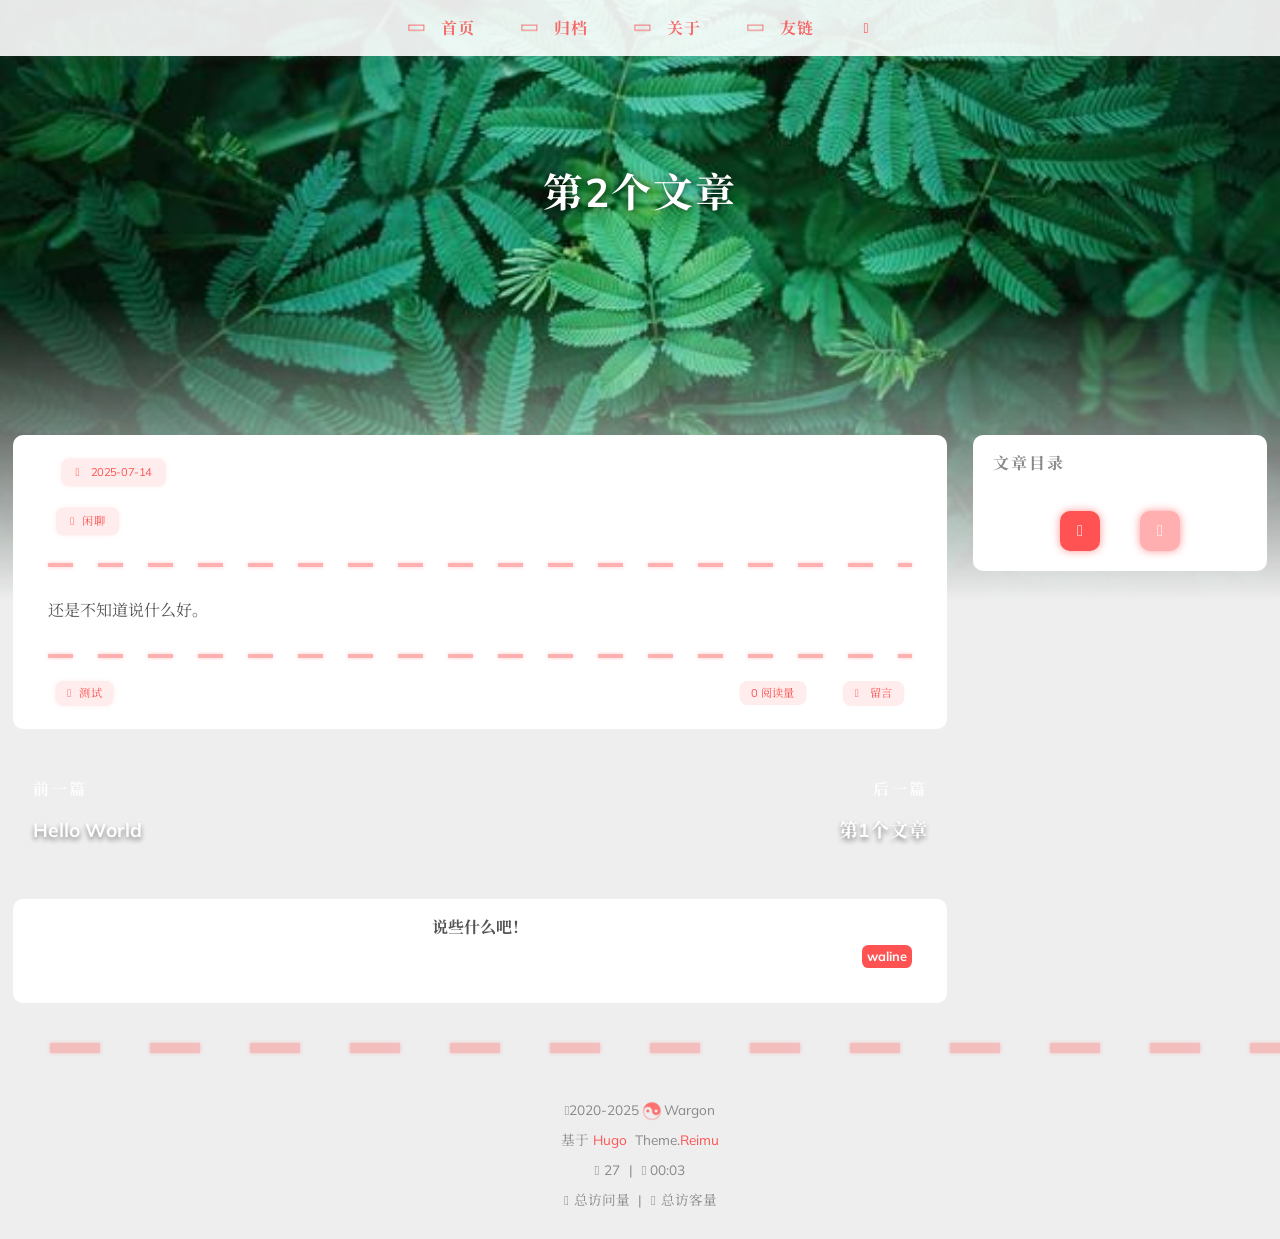
<file: post/second-article/index.html>
<!doctype html>
<html
  lang="zh-cn" 
  data-theme-mode="auto"
  >
  <head><meta charset="utf-8" />
<meta
  name="viewport"
  content="width=device-width, initial-scale=1, shrink-to-fit=no"
/><title>
  第2个文章 | Wargon
</title>
<meta
  name="description"
  content="Wargon的博客"
/><script>
  window.siteConfig = JSON.parse("{\"anchor_icon\":null,\"base\":\"https://example.org/\",\"clipboard\":{\"copyright\":{\"count\":50,\"enable\":false,\"license_type\":\"by-nc-sa\"},\"fail\":{\"en\":\"Copy failed (ﾟ⊿ﾟ)ﾂ\",\"ja\":\"コピー失敗 (ﾟ⊿ﾟ)ﾂ\",\"pt-br\":\"Falha ao copiar (ﾟ⊿ﾟ)ﾂ\",\"zh-cn\":\"复制失败 (ﾟ⊿ﾟ)ﾂ\",\"zh-tw\":\"複製失敗 (ﾟ⊿ﾟ)ﾂ\"},\"success\":{\"en\":\"Copy successfully (*^▽^*)\",\"ja\":\"コピー成功 (*^▽^*)\",\"pt-br\":\"Copiado com sucesso (*^▽^*)\",\"zh-cn\":\"复制成功 (*^▽^*)\",\"zh-tw\":\"複製成功 (*^▽^*)\"}},\"code_block\":{\"expand\":true},\"icon_font\":\"4552607_0khxww3tj3q9\",\"outdate\":{\"daysago\":180,\"enable\":false,\"message\":{\"en\":\"This article was last updated on {time}. Please note that the content may no longer be applicable.\",\"ja\":\"この記事は最終更新日：{time}。記載内容が現在有効でない可能性がありますのでご注意ください。\",\"pt-br\":\"Este artigo foi atualizado pela última vez em {time}. Observe que o conteúdo pode não ser mais aplicável.\",\"zh-cn\":\"本文最后更新于 {time}，请注意文中内容可能已不适用。\",\"zh-tw\":\"本文最後更新於 {time}，請注意文中內容可能已不適用。\"}}}");
  
</script>
<link rel="preconnect" href="https://fonts.gstatic.com" crossorigin />
<link
  rel="preload"
  as="style"
  href="https://fonts.googleapis.com/css?family=Mulish:400,400italic,700,700italic%7cNoto%20Serif%20SC:400,400italic,700,700italic%7c&amp;display=swap"
/>
<link
  rel="stylesheet"
  href="https://fonts.googleapis.com/css?family=Mulish:400,400italic,700,700italic%7cNoto%20Serif%20SC:400,400italic,700,700italic%7c&amp;display=swap"
  media="print"
  onload="this.media='all'"
/>
<link
    rel="preload"
    href="//at.alicdn.com/t/c/font_4552607_0khxww3tj3q9.woff2"
    as="font"
    type="font/woff2"
    crossorigin="anonymous"
  /><link rel="stylesheet" href="/css/loader.min.ac746e154f756f8220326eeb52a719f142ab038be5a8ddf30ea5ef15ef2356ea.css" />
<meta property="og:type" content="website" />
  <meta property="og:title" content="第2个文章 | Wargon" />
  <meta
    property="og:description"
    content="Wargon的博客"
  />
  <meta property="og:url" content="https://example.org/post/second-article/" />
  <meta
    property="og:site_name"
    content="Wargon的后花园"
  />
  <meta
    property="og:image"
    content="/images/wallpaper2.jpg"
  />
  <meta property="article:author" content="Wargon" />
  <meta property="article:published_time" content="2025-07-14T22:48:31&#43;08:00" />
  <meta property="article:modified_time" content="2025-07-14T22:48:31&#43;08:00" /><meta property="article:tag" content="测试" /><meta name="twitter:card" content="summary" />
  <meta name="twitter:image" content="/images/wallpaper2.jpg" />
<link rel="shortcut icon" href="/favicon.ico"><link rel="stylesheet" href="/css/main.min.84f88a600c287468fbd51cb38f8768ac5874bc15361175f558ec6e81beb8692d.css" />
<link
    rel="preload"
    as="style"
    href="https://npm.webcache.cn/photoswipe@5.4.4/dist/photoswipe.css"
    integrity="sha384-IfxC36XL/toUyJ939C73PcgMuRzAZuIzZxE38drsmO5p6jD7ei&#43;Zx/1oA/0l8ysE" crossorigin="anonymous"onload="this.onload=null;this.rel='stylesheet'"
  /><link
    rel="preload"
    as="style"
    href="https://npm.webcache.cn/katex@0.16.22/dist/katex.min.css"
    integrity="sha384-5TcZemv2l/9On385z///&#43;d7MSYlvIEw9FuZTIdZ14vJLqWphw7e7ZPuOiCHJcFCP" crossorigin="anonymous"onload="this.onload=null;this.rel='stylesheet'"
  /><link
    rel="stylesheet"
    href="https://npm.webcache.cn/@waline/client@2.15.8/dist/waline.css"
    integrity="sha384-vltfZtesCdl6NYVcFVcjEaIi5RpNvZe9t7fXvq8twVtcoy&#43;Ub9QgnxUYJmwOhYCK" crossorigin="anonymous"/><script
    src="https://npm.webcache.cn/pace-js@1.2.4/pace.min.js"
    integrity="sha384-k6YtvFUEIuEFBdrLKJ3YAUbBki333tj1CSUisai5Cswsg9wcLNaPzsTHDswp4Az8" crossorigin="anonymous"></script><link
    rel="stylesheet"
    href="https://npm.webcache.cn/@reimujs/aos@0.1.2/dist/aos.css"
    integrity="sha384-GMRP93c6Hkz9JVKGAuRR3nTS7M07RwPgTFenXiosjq2VbVgvdDNcz1g6Mkj8AONa" crossorigin="anonymous"/></head>
  <body><div id='loader'>
    <div class="loading-left-bg loading-bg"></div>
    <div class="loading-right-bg loading-bg"></div>
    <div class="spinner-box">
      <div class="loading-taichi rotate"><svg width="150" height="150" viewBox="0 0 1024 1024" class="icon" version="1.1" xmlns="https://www.w3.org/2000/svg" shape-rendering="geometricPrecision">
            <path d="M303.5 432A80 80 0 0 1 291.5 592A80 80 0 0 1 303.5 432z" fill="var(--red-1, #ff5252)" />
            <path d="M512 65A447 447 0 0 1 512 959L512 929A417 417 0 0 0 512 95A417 417 0 0 0 512 929L512 959A447 447 0 0 1 512 65z 
          M512 95A417 417 0 0 1 929 512A208.5 208.5 0 0 1 720.5 720.5L720.5 592A80 80 0 0 0 720.5 432A80 80 0 0 0 720.5 592L720.5 720.5A208.5 208.5 0 0 1 512 512A208.5 208.5 0 0 0 303.5 303.5A208.5 208.5 0 0 0 95 512A417 417 0 0 1 512 95z" fill="var(--red-1, #ff5252)" />
          </svg></div><div class="loading-word">加载中...</div>
    </div>
  </div>
  </div>
  <script>
    var time = null;
    var startLoading = () => {
      time = Date.now();
      document.getElementById('loader').classList.remove("loading");
    }
    var endLoading = () => {
      if (!time) {
        document.body.style.overflow = 'auto';
        document.getElementById('loader').classList.add("loading");
      } else {
        if (Date.now() - time > 500) {
          time = null;
          document.body.style.overflow = 'auto';
          document.getElementById('loader').classList.add("loading");
        } else {
          setTimeout(endLoading, 500 - (Date.now() - time));
          time = null;
        }
      }
    }
    window.addEventListener('DOMContentLoaded', endLoading);
    document.getElementById('loader').addEventListener('click', endLoading);
  </script><div id="copy-tooltip" style="pointer-events: none; opacity: 0; transition: all 0.2s ease; position: fixed;top: 50%;left: 50%;z-index: 999;transform: translate(-50%, -50%);color: white;background: rgba(0, 0, 0, 0.5);padding: 10px 15px;border-radius: 10px;">
</div>
<div id="lang-tooltip" style="pointer-events: none; opacity: 0; transition: all 0.2s ease; position: fixed;top: 50%;left: 50%;z-index: 999;transform: translate(-50%, -50%);color: white;background: rgba(0, 0, 0, 0.5);padding: 10px 15px;border-radius: 10px;">
本文章没有找到对应的语言版本
</div>
<div id="heatmap-tooltip"></div><div id="container">
      <div id="wrap"><div id="header-nav">
  <nav id="main-nav"><span class="main-nav-link-wrap">
        <div class='main-nav-icon icon rotate'>&#xe62b;</div>
        <a class="main-nav-link" href="/">首页</a>
      </span><span class="main-nav-link-wrap">
        <div class='main-nav-icon icon rotate'>&#xe62b;</div>
        <a class="main-nav-link" href="/archives">归档</a>
      </span><span class="main-nav-link-wrap">
        <div class='main-nav-icon icon rotate'>&#xe62b;</div>
        <a class="main-nav-link" href="/about">关于</a>
      </span><span class="main-nav-link-wrap">
        <div class='main-nav-icon icon rotate'>&#xe62b;</div>
        <a class="main-nav-link" href="/friend">友链</a>
      </span><a id="main-nav-toggle" class="nav-icon"></a>
  </nav>
  <nav id="sub-nav"></nav></div>
<header id="header"><picture></picture>
    <img crossorigin="anonymous" fetchpriority="high" src="/images/wallpaper2.jpg" alt="第2个文章"><div id="header-outer">
    <div id="header-title"><a href="/" id="logo">
            <h1 data-aos="slide-up">第2个文章</h1>
          </a><h2 id="subtitle-wrap" data-aos="slide-down"></h2></div>
  </div>
</header><div id="content"
          
          class="sidebar-right"  ><aside id="sidebar"><div class="sidebar-wrapper wrap-sticky">
    <div
      class="sidebar-wrap"
      data-aos="fade-up"
    ><div class="sidebar-toc-sidebar"><div class="sidebar-toc">
  <h3 class="toc-title">文章目录</h3>
  <div class="sidebar-toc-wrapper toc-div-class">
    <nav id="TableOfContents"></nav>
  </div>
</div></div>
          <div class="sidebar-common-sidebar hidden"><div class="sidebar-author">
  <img
    data-src="/avatar/avatar.jpeg"
    data-sizes="auto"
    alt="Wargon"
    class="lazyload"
  />
  <div class="sidebar-author-name">Wargon</div>
  <div class="sidebar-description">Wargon的博客</div>
</div>
<div class="sidebar-state">
  <div class="sidebar-state-article">
    <div>文章</div><div class="sidebar-state-number">3</div>
  </div>
  <a class="sidebar-state-category" href="/categories/" aria-label="sidebar-state-category-link">
    <div>分类</div>
    <div class="sidebar-state-number">
      1
    </div>
  </a>
  <a class="sidebar-state-tag" href="/tags/" aria-label="sidebar-state-tag-link">
    <div>标签</div>
    <div class="sidebar-state-number">1</div>
  </a>
</div>
<div class="sidebar-social"></div>
<div class="sidebar-menu"><div class="sidebar-menu-link-wrap">
      <a
        class="sidebar-menu-link-dummy"
        href="/"
        aria-label="首页"
      ></a>
      <div class='sidebar-menu-icon icon rotate'>&#xe62b;</div>
      <div class="sidebar-menu-link">首页</div>
    </div><div class="sidebar-menu-link-wrap">
      <a
        class="sidebar-menu-link-dummy"
        href="/archives"
        aria-label="归档"
      ></a>
      <div class='sidebar-menu-icon icon rotate'>&#xe62b;</div>
      <div class="sidebar-menu-link">归档</div>
    </div><div class="sidebar-menu-link-wrap">
      <a
        class="sidebar-menu-link-dummy"
        href="/about"
        aria-label="关于"
      ></a>
      <div class='sidebar-menu-icon icon rotate'>&#xe62b;</div>
      <div class="sidebar-menu-link">关于</div>
    </div><div class="sidebar-menu-link-wrap">
      <a
        class="sidebar-menu-link-dummy"
        href="/friend"
        aria-label="友链"
      ></a>
      <div class='sidebar-menu-icon icon rotate'>&#xe62b;</div>
      <div class="sidebar-menu-link">友链</div>
    </div></div>
</div><div class="sidebar-btn-wrapper" style="position:static">
            <div class="sidebar-toc-btn current"></div>
            <div class="sidebar-common-btn"></div>
          </div></div>
  </div>

  <div class="sidebar-widget"></div></aside>
<section id="main"><article
  class="h-entry article"
  itemprop="blogPost"
  itemscope
  itemtype="https://schema.org/BlogPosting"
>
  <div
    class="article-inner"
    data-aos="fade-up"
  >
    <div class="article-meta"><div class="article-date">
  <span
    class="article-date-link"
    data-aos="zoom-in"
  >
    <time datetime="2025-07-14 22:48:31 &#43;0800 CST" itemprop="datePublished"
      >2025-07-14</time
    >
    <time style="display: none;" id="post-update-time"
      >2025-07-14</time
    >
  </span>
</div>
<div class="article-category"><a
      class="article-category-link"
      href="/categories/%e9%97%b2%e8%81%8a"
      data-aos="zoom-in"
      >闲聊</a
    ></div>
</div>
    <div class="hr-line"></div><div class="e-content article-entry" itemprop="articleBody"><p>还是不知道说什么好。</p>
</div>
    <footer class="article-footer"><a
          data-aos="zoom-in"
          href="/post/second-article/#comments"
          class="article-comment-link"
        >
          <span
            class="post-comments-count waline-comment-count"
            data-path="https//example.org/post/second-article/"
            itemprop="commentCount"
          ></span>
          留言
        </a><span
          data-aos="zoom-in"
          class="article-visitor-link"
        >
          <span
            class="waline-pageview-count"
            data-path="/post/second-article/"
            >0</span
          >
          <em class="post-meta-item-text">阅读量</em>
        </span><ul class="article-tag-list" itemprop="keywords"><li class="article-tag-list-item" data-aos="zoom-in">
      <a
        class="article-tag-list-link"
        href="/tags/%e6%b5%8b%e8%af%95"
        rel="tag"
        >测试</a
      >
    </li></ul>
</footer>
  </div><nav
    id="article-nav"
    data-aos="fade-up"
  ><div class="article-nav-link-wrap article-nav-link-left"><img
              data-src="https://d-sketon.top/img/_backwebp/bg1.webp"
              data-sizes="auto"
              alt="Hello World"
              class="lazyload"
            /><a href="/post/hello/"></a>
        <div class="article-nav-caption">前一篇</div>
        <h3 class="article-nav-title">Hello World</h3>
      </div><div class="article-nav-link-wrap article-nav-link-right"><img
            data-src="/images/wallpaper1.jpg"
            data-sizes="auto"
            alt="第1个文章"
            class="lazyload"
          /><a href="/post/first-article/"></a>
        <div class="article-nav-caption">后一篇</div>
        <h3 class="article-nav-title">第1个文章</h3>
      </div></nav></article><section id="comments" data-aos="fade-up">
<div class="comment-header"><h2 class="comment-title">说些什么吧！</h2>
  <div class="comment-selector">
    <div class="comment-selector-wrap"><div class="selector-item" data-selector="waline">
          <span>waline</span>
        </div></div>
  </div>
</div>

<div class="comment-content"><div class="comment waline-comment" data-aos="fade-up"
     >
    </div></div>
</section></section>
        </div><footer id="footer">
  <div style="width: 100%; overflow: hidden">
    <div class="footer-line"></div>
  </div>
  <div id="footer-info"><div>
      <span class="icon-copyright"></span>2020-2025<span class="footer-info-sep rotate"></span>
      Wargon
    </div><div>
        基于&nbsp;<a
          href="https://gohugo.io/"
          target="_blank"
          >Hugo</a
        >&nbsp; Theme.<a
          href="https://github.com/D-Sketon/hugo-theme-reimu"
          target="_blank"
          >Reimu</a
        >
      </div><div>
        <span class="icon-brush"
          >&nbsp;27</span
        >
        &nbsp;|&nbsp;
        <span class="icon-coffee">&nbsp;00:03</span>
      </div><div>
        <span class="icon-eye"></span>
        <span id="busuanzi_container_site_pv"
          >总访问量&nbsp;<span
            id="busuanzi_value_site_pv"
          ></span
        ></span>
        &nbsp;|&nbsp;
        <span class="icon-user"></span>
        <span id="busuanzi_container_site_uv"
          >总访客量&nbsp;<span
            id="busuanzi_value_site_uv"
          ></span
        ></span>
      </div></div>
</footer>
<div class="sidebar-top">
            <div class="sidebar-top-taichi rotate"></div>
            <div class="arrow-up"></div>
          </div><div id="mask" class="hide"></div>
      </div><nav id="mobile-nav">
  <div class="sidebar-wrap"><div class="sidebar-toc-sidebar"><div class="sidebar-toc">
  <h3 class="toc-title">文章目录</h3>
  <div class="sidebar-toc-wrapper toc-div-class">
    <nav id="TableOfContents"></nav>
  </div>
</div></div>
        <div class="sidebar-common-sidebar hidden"><div class="sidebar-author">
  <img
    data-src="/avatar/avatar.jpeg"
    data-sizes="auto"
    alt="Wargon"
    class="lazyload"
  />
  <div class="sidebar-author-name">Wargon</div>
  <div class="sidebar-description">Wargon的博客</div>
</div>
<div class="sidebar-state">
  <div class="sidebar-state-article">
    <div>文章</div><div class="sidebar-state-number">3</div>
  </div>
  <a class="sidebar-state-category" href="/categories/" aria-label="sidebar-state-category-link">
    <div>分类</div>
    <div class="sidebar-state-number">
      1
    </div>
  </a>
  <a class="sidebar-state-tag" href="/tags/" aria-label="sidebar-state-tag-link">
    <div>标签</div>
    <div class="sidebar-state-number">1</div>
  </a>
</div>
<div class="sidebar-social"></div>
<div class="sidebar-menu"><div class="sidebar-menu-link-wrap">
      <a
        class="sidebar-menu-link-dummy"
        href="/"
        aria-label="首页"
      ></a>
      <div class='sidebar-menu-icon icon rotate'>&#xe62b;</div>
      <div class="sidebar-menu-link">首页</div>
    </div><div class="sidebar-menu-link-wrap">
      <a
        class="sidebar-menu-link-dummy"
        href="/archives"
        aria-label="归档"
      ></a>
      <div class='sidebar-menu-icon icon rotate'>&#xe62b;</div>
      <div class="sidebar-menu-link">归档</div>
    </div><div class="sidebar-menu-link-wrap">
      <a
        class="sidebar-menu-link-dummy"
        href="/about"
        aria-label="关于"
      ></a>
      <div class='sidebar-menu-icon icon rotate'>&#xe62b;</div>
      <div class="sidebar-menu-link">关于</div>
    </div><div class="sidebar-menu-link-wrap">
      <a
        class="sidebar-menu-link-dummy"
        href="/friend"
        aria-label="友链"
      ></a>
      <div class='sidebar-menu-icon icon rotate'>&#xe62b;</div>
      <div class="sidebar-menu-link">友链</div>
    </div></div>
</div></div><div class="sidebar-btn-wrapper">
        <div class="sidebar-toc-btn current"></div>
        <div class="sidebar-common-btn"></div>
      </div></nav>
</div><script
    src="https://npm.webcache.cn/lazysizes@5.3.2/lazysizes.min.js"
    integrity="sha384-3gT/vsepWkfz/ff7PpWNUeMzeWoH3cDhm/A8jM7ouoAK0/fP/9bcHHR5kHq2nf&#43;e" crossorigin="anonymous"></script><script
    src="https://npm.webcache.cn/clipboard@2.0.11/dist/clipboard.min.js"
    integrity="sha384-J08i8An/QeARD9ExYpvphB8BsyOj3Gh2TSh1aLINKO3L0cMSH2dN3E22zFoXEi0Q" crossorigin="anonymous"></script><script
    src="https://npm.webcache.cn/material-theme@1.0.0/dist/material-theme.umd.js"
    integrity="sha384-vLev0II0HKFaxkcm&#43;/7kX5IGwVFBASkGchU311wmU/veIj2bB0UcBkQbW6yw2asK" crossorigin="anonymous"></script><script src="/js/main.js" integrity="" crossorigin="anonymous" ></script><script src="/js/aos.js" integrity="" crossorigin="anonymous" ></script><script>
    var aosInit = () => {
      AOS.init({
        duration: 1000,
        easing: "ease",
        once: true,
        offset: 50,
      });
    };
    if (document.readyState === "loading") {
      document.addEventListener("DOMContentLoaded", aosInit);
    } else {
      aosInit();
    }
  </script><script src="/js/pjax_main.js" integrity="" crossorigin="anonymous" data-pjax></script><script
    src="https://npm.webcache.cn/mouse-firework@0.1.1/dist/index.umd.js"
    integrity="sha384-8LyaidD9GPxQQgLJO/WRw/O2h3BoNq/ApI/ecpvM6RsrCz2qP2ppBXUKihP4V/2d" crossorigin="anonymous"></script><script>
  if (window.firework) {
    const options = JSON.parse("{\"excludeelements\":[\"a\",\"button\"],\"particles\":[{\"colors\":[\"var(--red-1)\",\"var(--red-2)\",\"var(--red-3)\",\"var(--red-4)\"],\"duration\":[1200,1800],\"easing\":\"easeOutExpo\",\"move\":[\"emit\"],\"number\":20,\"shape\":\"circle\",\"shapeOptions\":{\"alpha\":[0.3,0.5],\"radius\":[16,32]}},{\"colors\":[\"var(--red-0)\"],\"duration\":[1200,1800],\"easing\":\"easeOutExpo\",\"move\":[\"diffuse\"],\"number\":1,\"shape\":\"circle\",\"shapeOptions\":{\"alpha\":[0.2,0.5],\"lineWidth\":6,\"radius\":20}}]}");
    options.excludeElements = options.excludeelements;
    delete options.excludeelements;
    window.firework(options);
  }
</script>

<div id="lazy-script">
  <div><script data-pjax>
        window.REIMU_POST = {
          author: "Wargon",
          title: "第2个文章",
          url: "https:\/\/example.org\/post\/second-article\/",
          description: "还是不知道说什么好。\n",
          cover: "https:\/\/example.org\/images\/wallpaper2.jpg",
        };
      </script><script src="/js/insert_highlight.js" integrity="" crossorigin="anonymous" data-pjax></script><script type="module" data-pjax>const PhotoSwipeLightbox = (await safeImport("https:\/\/npm.webcache.cn\/photoswipe@5.4.4\/dist\/photoswipe-lightbox.esm.min.js", "sha384-DiL6M\/gG\u002bwmTxmCRZyD1zee6lIhawn5TGvED0FOh7fXcN9B0aZ9dexSF\/N6lrZi\/")).default;const pswp = () => {
          if (_$$('.article-entry a.article-gallery-item').length > 0) {
            new PhotoSwipeLightbox({
              gallery: '.article-entry',
              children: 'a.article-gallery-item',pswpModule: () => safeImport("https:\/\/npm.webcache.cn\/photoswipe@5.4.4\/dist\/photoswipe.esm.min.js", "sha384-WkkO3GCmgkC3VQWpaV8DqhKJqpzpF9JoByxDmnV8\u002boTJ7m3DfYEWX1fu1scuS4\u002bs")}).init();
          }
          if(_$$('.article-gallery a.article-gallery-item').length > 0) {
            new PhotoSwipeLightbox({
              gallery: '.article-gallery',
              children: 'a.article-gallery-item',pswpModule: () => safeImport("https:\/\/npm.webcache.cn\/photoswipe@5.4.4\/dist\/photoswipe.esm.min.js", "sha384-WkkO3GCmgkC3VQWpaV8DqhKJqpzpF9JoByxDmnV8\u002boTJ7m3DfYEWX1fu1scuS4\u002bs")}).init();
          }
          window.lightboxStatus = 'done';
          window.removeEventListener('lightbox:ready', pswp);
        }
        if(window.lightboxStatus === 'ready') {
          pswp()
        } else {
          window.addEventListener('lightbox:ready', pswp);
        }
      </script><script data-pjax>
  var loadScript = (src, integrity) => {
    const script = document.createElement('script');
    script.src = src;
    if (integrity) script.integrity = integrity;
    script.crossOrigin = 'anonymous';
    return script;
  };
  var commentConfigKeys = ['valine', 'waline', 'twikoo', 'gitalk', 'giscus'];
  var commentConfig = {
    valine: {
      enable: false,
      load: () => {
        const container = document.querySelector('.valine-comment');
        if (!container) return;
        container.style.display = 'block';

        const script = loadScript(
          'https:\/\/npm.webcache.cn\/valine@1.5.1\/dist\/Valine.min.js',
          !'webcache|valine@1.5.1\/dist\/Valine.min.js'.startsWith('local') ? 'sha384-3ma91AExDeMAZ1rjTjaP8V2A2obQE\u002bs5ltKRwYlwdpArz9xVbp0tF3b0VV2ACNPn' : undefined
        );
        script.onload = () => {
          const GUEST_INFO = ['nick', 'mail', 'link'];
          const guest_info = 'nick,mail,link'.split(',').filter((item) => {
            return GUEST_INFO.indexOf(item) > -1
          });
          const recordIP = JSON.parse('true');
          const highlight = JSON.parse('true');
          const visitor = JSON.parse('false');
          const serverURLs = undefined;

          new Valine({
            el: '.valine-comment',
            appId: "",
            appKey: "",
            placeholder: "Just go go",
            pageSize: '10',
            avatar: 'mp',
            lang: document.documentElement.lang || 'en',
            recordIP: recordIP,
            highlight: highlight,
            visitor: visitor,
            requiredFields: guest_info,
            path: window.location.pathname,
            serverURLs,
          });
        };
        document.head.appendChild(script);
      }
    },
    waline: {
      enable: true,
      load: async () => {
        const container = document.querySelector('.waline-comment');
        if (!container) return;
        container.style.display = 'block';

        let walineInit;
        const walineCdn = 'https:\/\/npm.webcache.cn\/@waline\/client@2.15.8\/dist\/waline.mjs';
        
        if ('webcache|@waline\/client@2.15.8\/dist\/waline.mjs'.startsWith('local')) {
          
          const module = await safeImport(walineCdn);
          walineInit = module.init;
        } else {
          
          const module = await safeImport(
            walineCdn, 
            'sha384-9sbqJjrfGjbkI6\/PI4nU\/MvBfEmkkPC4YK9I4zBeMIf1CVCZdCMH\/KinBEAZII\/5'
          );
          walineInit = module.init;
        }
        
        window.walineInstance = walineInit({
          el: '.waline-comment',
          serverURL: 'https:\/\/my-waline-787jdktma-genionests-projects.vercel.app\/',
          lang: document.documentElement.lang || 'en',
          locale: JSON.parse("{}"),
          emoji: JSON.parse("[\"https://unpkg.com/@waline/emojis@1.2.0/weibo\",\"https://unpkg.com/@waline/emojis@1.2.0/alus\",\"https://unpkg.com/@waline/emojis@1.2.0/bilibili\",\"https://unpkg.com/@waline/emojis@1.2.0/qq\",\"https://unpkg.com/@waline/emojis@1.2.0/tieba\",\"https://unpkg.com/@waline/emojis@1.2.0/tw-emoji\"]"),
          meta: JSON.parse("[\"nick\",\"mail\",\"link\"]"),
          requiredMeta: JSON.parse("[\"nick\",\"mail\"]"),
          wordLimit:  0 ,
          comment: true,
          pageSize:  10 ,
          dark: 'html[data-theme="dark"]',
          pageview:  true ,
        });
      }
    },
    twikoo: {
      enable: false,
      load: () => {
        const container = document.querySelector('.twikoo-comment');
        if (!container) return;
        container.style.display = 'block';

        
        const script = loadScript(
          'https:\/\/npm.webcache.cn\/twikoo@1.6.44\/dist\/twikoo.all.min.js',
          !'webcache|twikoo@1.6.44\/dist\/twikoo.all.min.js'.startsWith('local') ? 'sha384-kwWLC0HjeZZnVPqCJ1AncI8tsk\u002bkQqF9TbAmCclcc9Z0hGkfgHRzeQZxmdmZhE0K' : undefined
        );
        script.onload = () => {
          twikoo.init({
            envId: '',
            el: '.twikoo-comment',
            region: '',
            lang: document.documentElement.lang || 'en',
          });
          twikoo.getCommentsCount({
            envId: '',
            region: '',
            urls: [
              'https\/\/example.org\/post\/second-article\/'
            ],
            includeReply: false
          }).then((res) => {
            document.querySelector('.twikoo-comment-count').innerText = res[0].count;
          }).catch((err) => {
            console.error(err);
          });
        };
        document.head.appendChild(script);
      }
    },
    gitalk: {
      enable: false,
      load: () => {
        const container = document.querySelector('.gitalk-comment');
        if (!container) return;
        container.style.display = 'block';

        const script = loadScript(
          'https:\/\/npm.webcache.cn\/gitalk@1.8.0\/dist\/gitalk.min.js',
          !'webcache|gitalk@1.8.0\/dist\/gitalk.min.js'.startsWith('local') ? 'sha384-kspnZUWBoSWwoJHa0hBCXYbHGbhvU\/lcEH5O8eVbSDhbPwsiVUTp\/aGX\/z\/5EuMA' : undefined
        );
        script.onload = () => {
          if ( false ) {
            
            const md5Script = loadScript(
              'https:\/\/npm.webcache.cn\/blueimp-md5@2.19.0\/js\/md5.min.js',
              !'webcache|blueimp-md5@2.19.0\/js\/md5.min.js'.startsWith('local') ? 'sha384-JmVtRz6RWiXnA14QbIOJzPuU3MidULOpBP66deeLLyyoF4Tr\/gZlbkHkL6vTthxH' : undefined
            );
            md5Script.onload = initGitalk;
            document.head.appendChild(md5Script);
          } else {
            
            initGitalk();
          }
        };
        document.head.appendChild(script);

        function initGitalk() {
          let gitalk = new Gitalk({
            clientID: '',
            clientSecret: '',
            repo: '',
            owner: '',
            admin: JSON.parse("null"),
            id: location.pathname,
            distractionFreeMode: false,
            language: document.documentElement.lang || 'en',
          });
          gitalk.render('gitalk-comment');
        }
      }
    },
    giscus: {
      enable: false,
      load: () => {
        const container = document.querySelector('.giscus-comment');
        if (!container) return;
        container.style.display = 'block';

        
        const existingScript = container.querySelector('script[src*="giscus.app/client.js"]');
        if (existingScript) existingScript.remove();
        const existingFrame = document.querySelector('iframe.giscus-frame');
        if (existingFrame) existingFrame.remove();

        
        const giscusScript = document.createElement('script');
        const domMode = document.documentElement.getAttribute("data-theme");

        const docLang = document.documentElement.lang || 'en';
        const langBase = docLang.split('-')[0];
        const supportedLangs = ['ar', 'be', 'bg', 'ca', 'cs', 'da', 'de', 'en', 
        'eo', 'es', 'eu', 'fa', 'fr', 'gr', 'hbs', 'he', 'hu', 'id', 'it', 'ja', 
        'kh', 'ko', 'nl', 'pl', 'pt', 'ro', 'ru', 'th', 'tr', 'uk', 'uz', 'vi', 'zh-CN', 'zh-HK', 'zh-TW'];
        const giscusLang = supportedLangs.includes(docLang) ? docLang : supportedLangs.includes(langBase) ? langBase : 'en';

        giscusScript.src = 'https://giscus.app/client.js';
        giscusScript.setAttribute('data-repo', '');
        giscusScript.setAttribute('data-repo-id', '');
        giscusScript.setAttribute('data-category', '');
        giscusScript.setAttribute('data-category-id', '');
        giscusScript.setAttribute('data-mapping', '0');
        giscusScript.setAttribute('data-strict', '0');
        giscusScript.setAttribute('data-reactions-enabled', '1');
        giscusScript.setAttribute('data-emit-metadata', '0');
        giscusScript.setAttribute('data-input-position', 'bottom');
        giscusScript.setAttribute('data-theme', domMode === 'dark' ? 'dark' : 'light');
        giscusScript.setAttribute('data-lang', giscusLang);
        giscusScript.setAttribute('crossorigin', 'anonymous');
        giscusScript.async = true;
        container.appendChild(giscusScript);
        document.body.addEventListener('light-theme-set', () => {
          const iframe = document.querySelector('iframe.giscus-frame');
          if (!iframe) return;
          iframe.contentWindow.postMessage({ giscus: { setConfig: { theme: 'light' } } }, 'https://giscus.app');
        });
        document.body.addEventListener('dark-theme-set', () => {
          const iframe = document.querySelector('iframe.giscus-frame');
          if (!iframe) return;
          iframe.contentWindow.postMessage({ giscus: { setConfig: { theme: 'dark' } } }, 'https://giscus.app');
        });
      }
    }
  };
  commentConfig.enable = commentConfigKeys.some(key => commentConfig[key].enable);

  var defaultComment = '';
  if (commentConfig.enable) {
    
    var savedCommentType = localStorage.getItem('commentType');
    
    
    if (savedCommentType) {
      if (commentConfig[savedCommentType]?.enable) {
        defaultComment = savedCommentType;
      }
    }
    
    
    if (!defaultComment) {
      var configDefault = 'waline';
      if (commentConfig[configDefault]?.enable) {
        defaultComment = configDefault;
      }
    }
    
    
    if (!defaultComment) {
      defaultComment = commentConfigKeys.find(sys => commentConfig[sys].enable) || '';
    }
  }

  function loadComments() {
    if (!commentConfig.enable) return;
    
    const loadedComments = {
      valine: false,
      waline: false,
      twikoo: false,
      gitalk: false,
      giscus: false
    };

    
    const hideAllComments = () => {
      const commentContainers = document.querySelectorAll('.comment');
      commentContainers.forEach(container => {
        container.style.display = 'none';
      });
    };

    
    const loadCommentSystem = (type) => {
      if (loadedComments[type]) {
        
        document.querySelector(`.${type}-comment`).style.display = 'block';
        return;
      }

      
      commentConfig[type]?.load();
      loadedComments[type] = true;
    };

    
    const changeActiveCommentItems = (item) => {
      const commentItems = document.querySelectorAll('.selector-item');
      for (let i = 0; i < commentItems.length; i++) {
        commentItems[i].classList.remove('active');
      }
      item.classList.add('active');

      
      const commentType = item.getAttribute('data-selector');

      
      hideAllComments();

      
      loadCommentSystem(commentType);
    };

    const commentInit = () => {
      
      const commentItems = document.querySelectorAll('.selector-item');
      for (let item of commentItems) {
        item.addEventListener('click', () => {
          
          const commentType = item.getAttribute('data-selector');
          window.localStorage.setItem('commentType', commentType);
          
          changeActiveCommentItems(item);
        });
      }

      
      if (defaultComment) {
        const defaultSelectorItem = document.querySelector(`[data-selector="${defaultComment}"]`);
        if (!defaultSelectorItem) return;
        defaultSelectorItem.style.display = 'block';
        defaultSelectorItem.classList.add('active');
        loadCommentSystem(defaultComment);
      }
    }

    if (document.readyState === 'loading') {
      document.addEventListener('DOMContentLoaded', commentInit);
    } else {
      commentInit();
    }
  };
  loadComments();
</script></div>
</div><script
    src="https://npm.webcache.cn/busuanzi@2.3.0/bsz.pure.mini.js"
    asyncintegrity="sha384-0M75wtSkhjIInv4coYlaJU83&#43;OypaRCIq2SukQVQX04eGTCBXJDuWAbJet56id&#43;S" crossorigin="anonymous"></script><script>
    if ('serviceWorker' in navigator) {
      navigator.serviceWorker.getRegistrations().then((registrations) => {
        for (let registration of registrations) {
          registration.unregister();
        }
      });
    }
  </script><script>
  const reimuCopyright = String.raw`
   ______     ______     __     __    __     __  __    
  /\  == \   /\  ___\   /\ \   /\ "-./  \   /\ \/\ \   
  \ \  __<   \ \  __\   \ \ \  \ \ \-./\ \  \ \ \_\ \  
   \ \_\ \_\  \ \_____\  \ \_\  \ \_\ \ \_\  \ \_____\ 
    \/_/ /_/   \/_____/   \/_/   \/_/  \/_/   \/_____/ 
                                                    
  `;
  console.log(String.raw`%c ${reimuCopyright}`, "color: #ff5252;");
  console.log(
    "%c Theme.Reimu" + " %c https://github.com/D-Sketon/hugo-theme-reimu ",
    "color: white; background: #ff5252; padding:5px 0;",
    "padding:4px;border:1px solid #ff5252;",
  );
</script></body>
</html>
</file>
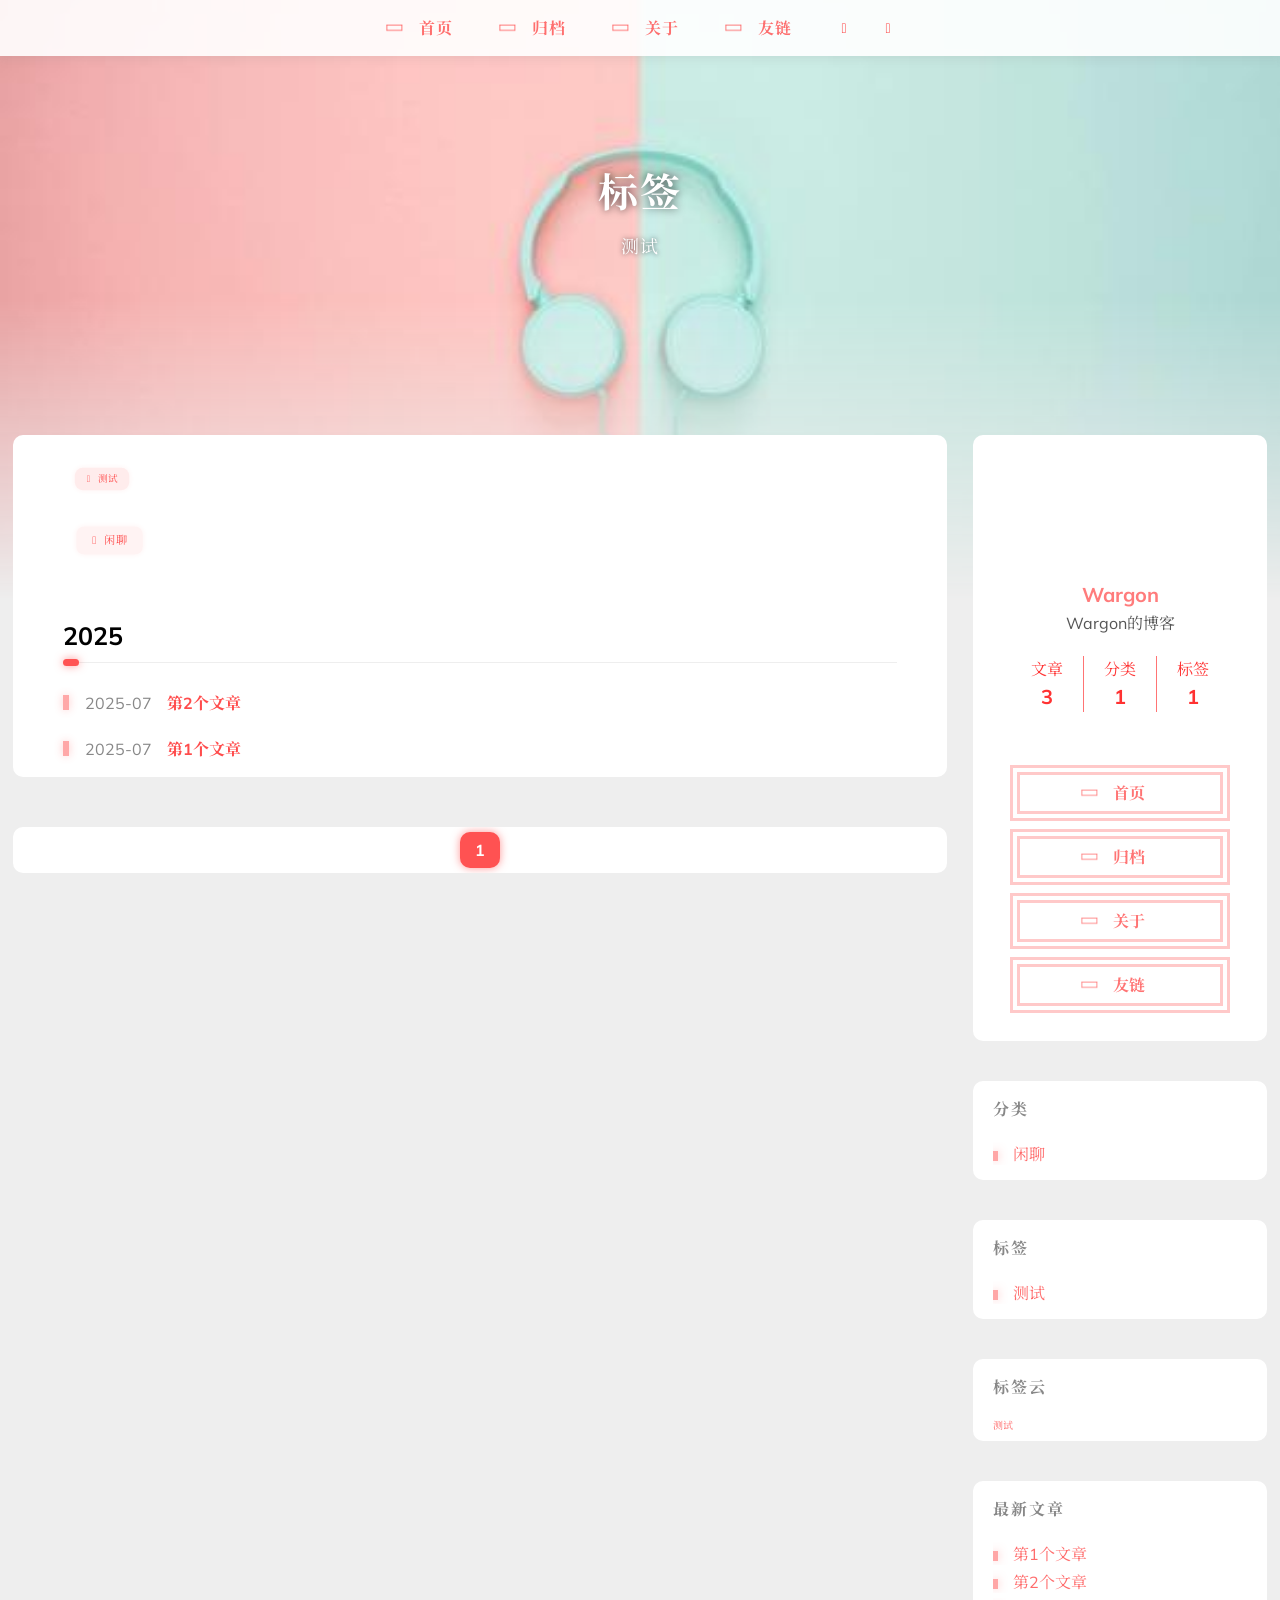
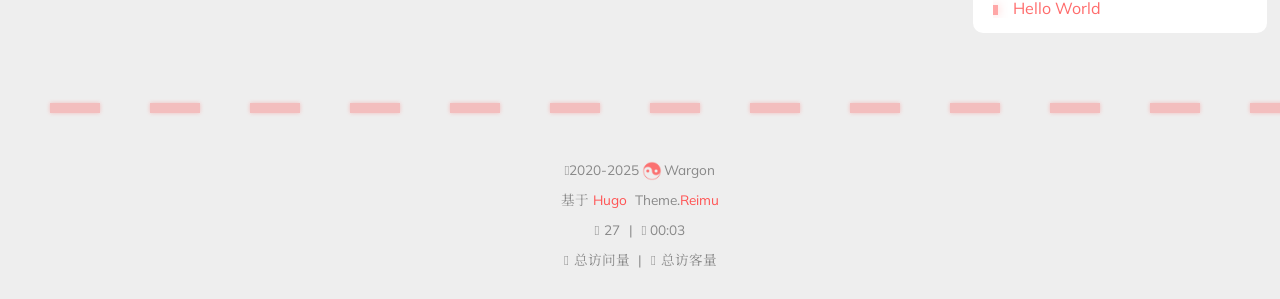
<file: tags/测试/index.html>
<!doctype html>
<html
  lang="zh-cn" 
  data-theme-mode="auto"
  >
  <head><meta charset="utf-8" />
<meta
  name="viewport"
  content="width=device-width, initial-scale=1, shrink-to-fit=no"
/><title>
  测试 | Wargon
</title>
<meta
  name="description"
  content="Wargon的博客"
/><script>
  window.siteConfig = JSON.parse("{\"anchor_icon\":null,\"base\":\"https://example.org/\",\"clipboard\":{\"copyright\":{\"count\":50,\"enable\":false,\"license_type\":\"by-nc-sa\"},\"fail\":{\"en\":\"Copy failed (ﾟ⊿ﾟ)ﾂ\",\"ja\":\"コピー失敗 (ﾟ⊿ﾟ)ﾂ\",\"pt-br\":\"Falha ao copiar (ﾟ⊿ﾟ)ﾂ\",\"zh-cn\":\"复制失败 (ﾟ⊿ﾟ)ﾂ\",\"zh-tw\":\"複製失敗 (ﾟ⊿ﾟ)ﾂ\"},\"success\":{\"en\":\"Copy successfully (*^▽^*)\",\"ja\":\"コピー成功 (*^▽^*)\",\"pt-br\":\"Copiado com sucesso (*^▽^*)\",\"zh-cn\":\"复制成功 (*^▽^*)\",\"zh-tw\":\"複製成功 (*^▽^*)\"}},\"code_block\":{\"expand\":true},\"icon_font\":\"4552607_0khxww3tj3q9\",\"outdate\":{\"daysago\":180,\"enable\":false,\"message\":{\"en\":\"This article was last updated on {time}. Please note that the content may no longer be applicable.\",\"ja\":\"この記事は最終更新日：{time}。記載内容が現在有効でない可能性がありますのでご注意ください。\",\"pt-br\":\"Este artigo foi atualizado pela última vez em {time}. Observe que o conteúdo pode não ser mais aplicável.\",\"zh-cn\":\"本文最后更新于 {time}，请注意文中内容可能已不适用。\",\"zh-tw\":\"本文最後更新於 {time}，請注意文中內容可能已不適用。\"}}}");
  
</script>
<link rel="preconnect" href="https://fonts.gstatic.com" crossorigin />
<link
  rel="preload"
  as="style"
  href="https://fonts.googleapis.com/css?family=Mulish:400,400italic,700,700italic%7cNoto%20Serif%20SC:400,400italic,700,700italic%7c&amp;display=swap"
/>
<link
  rel="stylesheet"
  href="https://fonts.googleapis.com/css?family=Mulish:400,400italic,700,700italic%7cNoto%20Serif%20SC:400,400italic,700,700italic%7c&amp;display=swap"
  media="print"
  onload="this.media='all'"
/>
<link
    rel="preload"
    href="//at.alicdn.com/t/c/font_4552607_0khxww3tj3q9.woff2"
    as="font"
    type="font/woff2"
    crossorigin="anonymous"
  /><link rel="stylesheet" href="/css/loader.min.ac746e154f756f8220326eeb52a719f142ab038be5a8ddf30ea5ef15ef2356ea.css" />
<meta property="og:type" content="website" />
  <meta property="og:title" content="测试 | Wargon" />
  <meta
    property="og:description"
    content="Wargon的博客"
  />
  <meta property="og:url" content="https://example.org/tags/%E6%B5%8B%E8%AF%95/" />
  <meta
    property="og:site_name"
    content="Wargon的后花园"
  />
  <meta
    property="og:image"
    content="/"
  />
  <meta property="article:author" content="Wargon" />
  <meta property="article:published_time" content="2025-07-14T22:48:31&#43;08:00" />
  <meta property="article:modified_time" content="2025-07-14T22:48:31&#43;08:00" /><meta name="twitter:card" content="summary" />
  <meta name="twitter:image" content="/" /><link rel="alternate" type="application/rss+xml" href="https://example.org/tags/%E6%B5%8B%E8%AF%95/index.xml" title="Wargon的后花园">
<link rel="shortcut icon" href="/favicon.ico"><link rel="stylesheet" href="/css/main.min.84f88a600c287468fbd51cb38f8768ac5874bc15361175f558ec6e81beb8692d.css" />
<link
    rel="preload"
    as="style"
    href="https://npm.webcache.cn/photoswipe@5.4.4/dist/photoswipe.css"
    integrity="sha384-IfxC36XL/toUyJ939C73PcgMuRzAZuIzZxE38drsmO5p6jD7ei&#43;Zx/1oA/0l8ysE" crossorigin="anonymous"onload="this.onload=null;this.rel='stylesheet'"
  /><link
    rel="preload"
    as="style"
    href="https://npm.webcache.cn/katex@0.16.22/dist/katex.min.css"
    integrity="sha384-5TcZemv2l/9On385z///&#43;d7MSYlvIEw9FuZTIdZ14vJLqWphw7e7ZPuOiCHJcFCP" crossorigin="anonymous"onload="this.onload=null;this.rel='stylesheet'"
  /><link
    rel="stylesheet"
    href="https://npm.webcache.cn/@waline/client@2.15.8/dist/waline.css"
    integrity="sha384-vltfZtesCdl6NYVcFVcjEaIi5RpNvZe9t7fXvq8twVtcoy&#43;Ub9QgnxUYJmwOhYCK" crossorigin="anonymous"/><script
    src="https://npm.webcache.cn/pace-js@1.2.4/pace.min.js"
    integrity="sha384-k6YtvFUEIuEFBdrLKJ3YAUbBki333tj1CSUisai5Cswsg9wcLNaPzsTHDswp4Az8" crossorigin="anonymous"></script><link
    rel="stylesheet"
    href="https://npm.webcache.cn/@reimujs/aos@0.1.2/dist/aos.css"
    integrity="sha384-GMRP93c6Hkz9JVKGAuRR3nTS7M07RwPgTFenXiosjq2VbVgvdDNcz1g6Mkj8AONa" crossorigin="anonymous"/></head>
  <body><div id='loader'>
    <div class="loading-left-bg loading-bg"></div>
    <div class="loading-right-bg loading-bg"></div>
    <div class="spinner-box">
      <div class="loading-taichi rotate"><svg width="150" height="150" viewBox="0 0 1024 1024" class="icon" version="1.1" xmlns="https://www.w3.org/2000/svg" shape-rendering="geometricPrecision">
            <path d="M303.5 432A80 80 0 0 1 291.5 592A80 80 0 0 1 303.5 432z" fill="var(--red-1, #ff5252)" />
            <path d="M512 65A447 447 0 0 1 512 959L512 929A417 417 0 0 0 512 95A417 417 0 0 0 512 929L512 959A447 447 0 0 1 512 65z 
          M512 95A417 417 0 0 1 929 512A208.5 208.5 0 0 1 720.5 720.5L720.5 592A80 80 0 0 0 720.5 432A80 80 0 0 0 720.5 592L720.5 720.5A208.5 208.5 0 0 1 512 512A208.5 208.5 0 0 0 303.5 303.5A208.5 208.5 0 0 0 95 512A417 417 0 0 1 512 95z" fill="var(--red-1, #ff5252)" />
          </svg></div><div class="loading-word">加载中...</div>
    </div>
  </div>
  </div>
  <script>
    var time = null;
    var startLoading = () => {
      time = Date.now();
      document.getElementById('loader').classList.remove("loading");
    }
    var endLoading = () => {
      if (!time) {
        document.body.style.overflow = 'auto';
        document.getElementById('loader').classList.add("loading");
      } else {
        if (Date.now() - time > 500) {
          time = null;
          document.body.style.overflow = 'auto';
          document.getElementById('loader').classList.add("loading");
        } else {
          setTimeout(endLoading, 500 - (Date.now() - time));
          time = null;
        }
      }
    }
    window.addEventListener('DOMContentLoaded', endLoading);
    document.getElementById('loader').addEventListener('click', endLoading);
  </script><div id="copy-tooltip" style="pointer-events: none; opacity: 0; transition: all 0.2s ease; position: fixed;top: 50%;left: 50%;z-index: 999;transform: translate(-50%, -50%);color: white;background: rgba(0, 0, 0, 0.5);padding: 10px 15px;border-radius: 10px;">
</div>
<div id="lang-tooltip" style="pointer-events: none; opacity: 0; transition: all 0.2s ease; position: fixed;top: 50%;left: 50%;z-index: 999;transform: translate(-50%, -50%);color: white;background: rgba(0, 0, 0, 0.5);padding: 10px 15px;border-radius: 10px;">
本文章没有找到对应的语言版本
</div>
<div id="heatmap-tooltip"></div><div id="container">
      <div id="wrap"><div id="header-nav">
  <nav id="main-nav"><span class="main-nav-link-wrap">
        <div class='main-nav-icon icon rotate'>&#xe62b;</div>
        <a class="main-nav-link" href="/">首页</a>
      </span><span class="main-nav-link-wrap">
        <div class='main-nav-icon icon rotate'>&#xe62b;</div>
        <a class="main-nav-link" href="/archives">归档</a>
      </span><span class="main-nav-link-wrap">
        <div class='main-nav-icon icon rotate'>&#xe62b;</div>
        <a class="main-nav-link" href="/about">关于</a>
      </span><span class="main-nav-link-wrap">
        <div class='main-nav-icon icon rotate'>&#xe62b;</div>
        <a class="main-nav-link" href="/friend">友链</a>
      </span><a id="main-nav-toggle" class="nav-icon"></a>
  </nav>
  <nav id="sub-nav"><a id="nav-rss-link" class="nav-icon" href="/tags/%E6%B5%8B%E8%AF%95/index.xml" title="RSS 订阅" target="_blank"></a></nav></div>
<header id="header"><picture></picture><img crossorigin="anonymous" fetchpriority="high" src="/images/wallpaper12.jpg" alt="测试"><div id="header-outer">
    <div id="header-title"><a href="/" id="logo">
            <h1 data-aos="slide-up">标签</h1>
          </a><h2 id="subtitle-wrap" data-aos="slide-down"><a href="/" id="subtitle">测试</a></h2></div>
  </div>
</header><div id="content"
          
          class="sidebar-right"  ><aside id="sidebar"><div class="sidebar-wrapper ">
    <div
      class="sidebar-wrap"
      data-aos="fade-up"
    ><div class="sidebar-author">
  <img
    data-src="/avatar/avatar.jpeg"
    data-sizes="auto"
    alt="Wargon"
    class="lazyload"
  />
  <div class="sidebar-author-name">Wargon</div>
  <div class="sidebar-description">Wargon的博客</div>
</div>
<div class="sidebar-state">
  <div class="sidebar-state-article">
    <div>文章</div><div class="sidebar-state-number">3</div>
  </div>
  <a class="sidebar-state-category" href="/categories/" aria-label="sidebar-state-category-link">
    <div>分类</div>
    <div class="sidebar-state-number">
      1
    </div>
  </a>
  <a class="sidebar-state-tag" href="/tags/" aria-label="sidebar-state-tag-link">
    <div>标签</div>
    <div class="sidebar-state-number">1</div>
  </a>
</div>
<div class="sidebar-social"></div>
<div class="sidebar-menu"><div class="sidebar-menu-link-wrap">
      <a
        class="sidebar-menu-link-dummy"
        href="/"
        aria-label="首页"
      ></a>
      <div class='sidebar-menu-icon icon rotate'>&#xe62b;</div>
      <div class="sidebar-menu-link">首页</div>
    </div><div class="sidebar-menu-link-wrap">
      <a
        class="sidebar-menu-link-dummy"
        href="/archives"
        aria-label="归档"
      ></a>
      <div class='sidebar-menu-icon icon rotate'>&#xe62b;</div>
      <div class="sidebar-menu-link">归档</div>
    </div><div class="sidebar-menu-link-wrap">
      <a
        class="sidebar-menu-link-dummy"
        href="/about"
        aria-label="关于"
      ></a>
      <div class='sidebar-menu-icon icon rotate'>&#xe62b;</div>
      <div class="sidebar-menu-link">关于</div>
    </div><div class="sidebar-menu-link-wrap">
      <a
        class="sidebar-menu-link-dummy"
        href="/friend"
        aria-label="友链"
      ></a>
      <div class='sidebar-menu-icon icon rotate'>&#xe62b;</div>
      <div class="sidebar-menu-link">友链</div>
    </div></div>
</div>
  </div>

  <div class="sidebar-widget"><div class="widget-wrapper">
    <div
      class="widget-wrap"
      data-aos="fade-up"
    >
      <div style="display: flex; justify-content: space-between;">
        <h3 class="widget-title">分类</h3></div>
      <div class="widget">
        <ul class="category-list"><li class="category-list-item">
                <a class="category-list-link" href="/categories/%E9%97%B2%E8%81%8A/"
                  >闲聊</a
                >
              </li></ul>
      </div>
    </div>
  </div><div class="widget-wrapper">
    <div
      class="widget-wrap"
      data-aos="fade-up"
    >
      <div style="display: flex; justify-content: space-between;">
        <h3 class="widget-title">标签</h3></div>
      <div class="widget">
        <ul class="tag-list" itemprop="keywords"><li class="tag-item">
                <a
                  class="tag-link"
                  href="/tags/%E6%B5%8B%E8%AF%95/"
                  aria-label="标签: 测试"
                >
                  测试
                </a>
              </li></ul>
      </div>
    </div>
  </div><div class="widget-wrapper">
  <div
    class="widget-wrap"
    data-aos="fade-up"
  >
    <h3 class="widget-title">标签云</h3><div class="widget tagcloud"><a
            style="font-size:10px"
            href="/tags/%E6%B5%8B%E8%AF%95/"
            aria-label="标签: 测试"
            >测试</a
          ></div>
  </div>
</div><div class="widget-wrapper">
    <div
      class="widget-wrap"
      data-aos="fade-up"
    >
      <h3 class="widget-title">最新文章</h3>
      <div class="widget">
        <ul><li>
              <a href="/post/first-article/">第1个文章</a>
            </li><li>
              <a href="/post/second-article/">第2个文章</a>
            </li><li>
              <a href="/post/hello/">Hello World</a>
            </li></ul>
      </div>
    </div>
  </div></div></aside>
<section id="main"><div
    class="archives-outer-wrap"
    data-aos="fade-up"
  ><div class="tag-wrap"><div
      class="archives-tag-list-item"
      data-aos="zoom-in"
    >
      <a class="archives-tag-list-link" href="/tags/%E6%B5%8B%E8%AF%95/"
        >测试</a
      >
    </div></div>
<div class="category-wrap"><div
      class="archives-category-list-item"
      data-aos="zoom-in"
    >
      <a class="archives-category-list-link" href="/categories/%E9%97%B2%E8%81%8A/"
        >闲聊</a
      >
    </div></div><section class="archives-wrap" data-aos="fade-up">
    <div class="archive-year-wrap">
      <span class="archive-year">2025</span>
    </div>
    <ul><li class="archive-article">
          <div class="archive-article-date-wrap">
            <span>
              <time
                class="dt-published"
                datetime="2025-07-14 22:48:31 &#43;0800 CST"
                itemprop="datePublished"
                >2025-07</time
              >
            </span>
          </div><a class="archive-article-title" href="/post/second-article/"
              >第2个文章</a
            ></li><li class="archive-article">
          <div class="archive-article-date-wrap">
            <span>
              <time
                class="dt-published"
                datetime="2025-07-14 22:48:31 &#43;0800 CST"
                itemprop="datePublished"
                >2025-07</time
              >
            </span>
          </div><a class="archive-article-title" href="/post/first-article/"
              >第1个文章</a
            ></li></ul>
  </section></div><nav id="page-nav" data-aos="fade-up"><span class="page-number current">1</span></nav>
</section>
        </div><footer id="footer">
  <div style="width: 100%; overflow: hidden">
    <div class="footer-line"></div>
  </div>
  <div id="footer-info"><div>
      <span class="icon-copyright"></span>2020-2025<span class="footer-info-sep rotate"></span>
      Wargon
    </div><div>
        基于&nbsp;<a
          href="https://gohugo.io/"
          target="_blank"
          >Hugo</a
        >&nbsp; Theme.<a
          href="https://github.com/D-Sketon/hugo-theme-reimu"
          target="_blank"
          >Reimu</a
        >
      </div><div>
        <span class="icon-brush"
          >&nbsp;27</span
        >
        &nbsp;|&nbsp;
        <span class="icon-coffee">&nbsp;00:03</span>
      </div><div>
        <span class="icon-eye"></span>
        <span id="busuanzi_container_site_pv"
          >总访问量&nbsp;<span
            id="busuanzi_value_site_pv"
          ></span
        ></span>
        &nbsp;|&nbsp;
        <span class="icon-user"></span>
        <span id="busuanzi_container_site_uv"
          >总访客量&nbsp;<span
            id="busuanzi_value_site_uv"
          ></span
        ></span>
      </div></div>
</footer>
<div class="sidebar-top">
            <div class="sidebar-top-taichi rotate"></div>
            <div class="arrow-up"></div>
          </div><div id="mask" class="hide"></div>
      </div><nav id="mobile-nav">
  <div class="sidebar-wrap"><div class="sidebar-author">
  <img
    data-src="/avatar/avatar.jpeg"
    data-sizes="auto"
    alt="Wargon"
    class="lazyload"
  />
  <div class="sidebar-author-name">Wargon</div>
  <div class="sidebar-description">Wargon的博客</div>
</div>
<div class="sidebar-state">
  <div class="sidebar-state-article">
    <div>文章</div><div class="sidebar-state-number">3</div>
  </div>
  <a class="sidebar-state-category" href="/categories/" aria-label="sidebar-state-category-link">
    <div>分类</div>
    <div class="sidebar-state-number">
      1
    </div>
  </a>
  <a class="sidebar-state-tag" href="/tags/" aria-label="sidebar-state-tag-link">
    <div>标签</div>
    <div class="sidebar-state-number">1</div>
  </a>
</div>
<div class="sidebar-social"></div>
<div class="sidebar-menu"><div class="sidebar-menu-link-wrap">
      <a
        class="sidebar-menu-link-dummy"
        href="/"
        aria-label="首页"
      ></a>
      <div class='sidebar-menu-icon icon rotate'>&#xe62b;</div>
      <div class="sidebar-menu-link">首页</div>
    </div><div class="sidebar-menu-link-wrap">
      <a
        class="sidebar-menu-link-dummy"
        href="/archives"
        aria-label="归档"
      ></a>
      <div class='sidebar-menu-icon icon rotate'>&#xe62b;</div>
      <div class="sidebar-menu-link">归档</div>
    </div><div class="sidebar-menu-link-wrap">
      <a
        class="sidebar-menu-link-dummy"
        href="/about"
        aria-label="关于"
      ></a>
      <div class='sidebar-menu-icon icon rotate'>&#xe62b;</div>
      <div class="sidebar-menu-link">关于</div>
    </div><div class="sidebar-menu-link-wrap">
      <a
        class="sidebar-menu-link-dummy"
        href="/friend"
        aria-label="友链"
      ></a>
      <div class='sidebar-menu-icon icon rotate'>&#xe62b;</div>
      <div class="sidebar-menu-link">友链</div>
    </div></div>
</div></nav>
</div><script
    src="https://npm.webcache.cn/lazysizes@5.3.2/lazysizes.min.js"
    integrity="sha384-3gT/vsepWkfz/ff7PpWNUeMzeWoH3cDhm/A8jM7ouoAK0/fP/9bcHHR5kHq2nf&#43;e" crossorigin="anonymous"></script><script
    src="https://npm.webcache.cn/clipboard@2.0.11/dist/clipboard.min.js"
    integrity="sha384-J08i8An/QeARD9ExYpvphB8BsyOj3Gh2TSh1aLINKO3L0cMSH2dN3E22zFoXEi0Q" crossorigin="anonymous"></script><script
    src="https://npm.webcache.cn/material-theme@1.0.0/dist/material-theme.umd.js"
    integrity="sha384-vLev0II0HKFaxkcm&#43;/7kX5IGwVFBASkGchU311wmU/veIj2bB0UcBkQbW6yw2asK" crossorigin="anonymous"></script><script src="/js/main.js" integrity="" crossorigin="anonymous" ></script><script src="/js/aos.js" integrity="" crossorigin="anonymous" ></script><script>
    var aosInit = () => {
      AOS.init({
        duration: 1000,
        easing: "ease",
        once: true,
        offset: 50,
      });
    };
    if (document.readyState === "loading") {
      document.addEventListener("DOMContentLoaded", aosInit);
    } else {
      aosInit();
    }
  </script><script src="/js/pjax_main.js" integrity="" crossorigin="anonymous" data-pjax></script><script
    src="https://npm.webcache.cn/mouse-firework@0.1.1/dist/index.umd.js"
    integrity="sha384-8LyaidD9GPxQQgLJO/WRw/O2h3BoNq/ApI/ecpvM6RsrCz2qP2ppBXUKihP4V/2d" crossorigin="anonymous"></script><script>
  if (window.firework) {
    const options = JSON.parse("{\"excludeelements\":[\"a\",\"button\"],\"particles\":[{\"colors\":[\"var(--red-1)\",\"var(--red-2)\",\"var(--red-3)\",\"var(--red-4)\"],\"duration\":[1200,1800],\"easing\":\"easeOutExpo\",\"move\":[\"emit\"],\"number\":20,\"shape\":\"circle\",\"shapeOptions\":{\"alpha\":[0.3,0.5],\"radius\":[16,32]}},{\"colors\":[\"var(--red-0)\"],\"duration\":[1200,1800],\"easing\":\"easeOutExpo\",\"move\":[\"diffuse\"],\"number\":1,\"shape\":\"circle\",\"shapeOptions\":{\"alpha\":[0.2,0.5],\"lineWidth\":6,\"radius\":20}}]}");
    options.excludeElements = options.excludeelements;
    delete options.excludeelements;
    window.firework(options);
  }
</script>

<div id="lazy-script">
  <div><script data-pjax>
        window.REIMU_POST = {
          author: "Wargon",
          title: "测试",
          url: "https:\/\/example.org\/tags\/%E6%B5%8B%E8%AF%95\/",
          description: "",
          cover: "https:\/\/example.org\/images\/wallpaper12.jpg",
        };
      </script><script src="/js/insert_highlight.js" integrity="" crossorigin="anonymous" data-pjax></script><script type="module" data-pjax>const PhotoSwipeLightbox = (await safeImport("https:\/\/npm.webcache.cn\/photoswipe@5.4.4\/dist\/photoswipe-lightbox.esm.min.js", "sha384-DiL6M\/gG\u002bwmTxmCRZyD1zee6lIhawn5TGvED0FOh7fXcN9B0aZ9dexSF\/N6lrZi\/")).default;const pswp = () => {
          if (_$$('.article-entry a.article-gallery-item').length > 0) {
            new PhotoSwipeLightbox({
              gallery: '.article-entry',
              children: 'a.article-gallery-item',pswpModule: () => safeImport("https:\/\/npm.webcache.cn\/photoswipe@5.4.4\/dist\/photoswipe.esm.min.js", "sha384-WkkO3GCmgkC3VQWpaV8DqhKJqpzpF9JoByxDmnV8\u002boTJ7m3DfYEWX1fu1scuS4\u002bs")}).init();
          }
          if(_$$('.article-gallery a.article-gallery-item').length > 0) {
            new PhotoSwipeLightbox({
              gallery: '.article-gallery',
              children: 'a.article-gallery-item',pswpModule: () => safeImport("https:\/\/npm.webcache.cn\/photoswipe@5.4.4\/dist\/photoswipe.esm.min.js", "sha384-WkkO3GCmgkC3VQWpaV8DqhKJqpzpF9JoByxDmnV8\u002boTJ7m3DfYEWX1fu1scuS4\u002bs")}).init();
          }
          window.lightboxStatus = 'done';
          window.removeEventListener('lightbox:ready', pswp);
        }
        if(window.lightboxStatus === 'ready') {
          pswp()
        } else {
          window.addEventListener('lightbox:ready', pswp);
        }
      </script><script data-pjax>
  var loadScript = (src, integrity) => {
    const script = document.createElement('script');
    script.src = src;
    if (integrity) script.integrity = integrity;
    script.crossOrigin = 'anonymous';
    return script;
  };
  var commentConfigKeys = ['valine', 'waline', 'twikoo', 'gitalk', 'giscus'];
  var commentConfig = {
    valine: {
      enable: false,
      load: () => {
        const container = document.querySelector('.valine-comment');
        if (!container) return;
        container.style.display = 'block';

        const script = loadScript(
          'https:\/\/npm.webcache.cn\/valine@1.5.1\/dist\/Valine.min.js',
          !'webcache|valine@1.5.1\/dist\/Valine.min.js'.startsWith('local') ? 'sha384-3ma91AExDeMAZ1rjTjaP8V2A2obQE\u002bs5ltKRwYlwdpArz9xVbp0tF3b0VV2ACNPn' : undefined
        );
        script.onload = () => {
          const GUEST_INFO = ['nick', 'mail', 'link'];
          const guest_info = 'nick,mail,link'.split(',').filter((item) => {
            return GUEST_INFO.indexOf(item) > -1
          });
          const recordIP = JSON.parse('true');
          const highlight = JSON.parse('true');
          const visitor = JSON.parse('false');
          const serverURLs = undefined;

          new Valine({
            el: '.valine-comment',
            appId: "",
            appKey: "",
            placeholder: "Just go go",
            pageSize: '10',
            avatar: 'mp',
            lang: document.documentElement.lang || 'en',
            recordIP: recordIP,
            highlight: highlight,
            visitor: visitor,
            requiredFields: guest_info,
            path: window.location.pathname,
            serverURLs,
          });
        };
        document.head.appendChild(script);
      }
    },
    waline: {
      enable: true,
      load: async () => {
        const container = document.querySelector('.waline-comment');
        if (!container) return;
        container.style.display = 'block';

        let walineInit;
        const walineCdn = 'https:\/\/npm.webcache.cn\/@waline\/client@2.15.8\/dist\/waline.mjs';
        
        if ('webcache|@waline\/client@2.15.8\/dist\/waline.mjs'.startsWith('local')) {
          
          const module = await safeImport(walineCdn);
          walineInit = module.init;
        } else {
          
          const module = await safeImport(
            walineCdn, 
            'sha384-9sbqJjrfGjbkI6\/PI4nU\/MvBfEmkkPC4YK9I4zBeMIf1CVCZdCMH\/KinBEAZII\/5'
          );
          walineInit = module.init;
        }
        
        window.walineInstance = walineInit({
          el: '.waline-comment',
          serverURL: 'https:\/\/my-waline-787jdktma-genionests-projects.vercel.app\/',
          lang: document.documentElement.lang || 'en',
          locale: JSON.parse("{}"),
          emoji: JSON.parse("[\"https://unpkg.com/@waline/emojis@1.2.0/weibo\",\"https://unpkg.com/@waline/emojis@1.2.0/alus\",\"https://unpkg.com/@waline/emojis@1.2.0/bilibili\",\"https://unpkg.com/@waline/emojis@1.2.0/qq\",\"https://unpkg.com/@waline/emojis@1.2.0/tieba\",\"https://unpkg.com/@waline/emojis@1.2.0/tw-emoji\"]"),
          meta: JSON.parse("[\"nick\",\"mail\",\"link\"]"),
          requiredMeta: JSON.parse("[\"nick\",\"mail\"]"),
          wordLimit:  0 ,
          comment: true,
          pageSize:  10 ,
          dark: 'html[data-theme="dark"]',
          pageview:  true ,
        });
      }
    },
    twikoo: {
      enable: false,
      load: () => {
        const container = document.querySelector('.twikoo-comment');
        if (!container) return;
        container.style.display = 'block';

        
        const script = loadScript(
          'https:\/\/npm.webcache.cn\/twikoo@1.6.44\/dist\/twikoo.all.min.js',
          !'webcache|twikoo@1.6.44\/dist\/twikoo.all.min.js'.startsWith('local') ? 'sha384-kwWLC0HjeZZnVPqCJ1AncI8tsk\u002bkQqF9TbAmCclcc9Z0hGkfgHRzeQZxmdmZhE0K' : undefined
        );
        script.onload = () => {
          twikoo.init({
            envId: '',
            el: '.twikoo-comment',
            region: '',
            lang: document.documentElement.lang || 'en',
          });
          twikoo.getCommentsCount({
            envId: '',
            region: '',
            urls: [
              'https\/\/example.org\/tags\/%e6%b5%8b%e8%af%95\/'
            ],
            includeReply: false
          }).then((res) => {
            document.querySelector('.twikoo-comment-count').innerText = res[0].count;
          }).catch((err) => {
            console.error(err);
          });
        };
        document.head.appendChild(script);
      }
    },
    gitalk: {
      enable: false,
      load: () => {
        const container = document.querySelector('.gitalk-comment');
        if (!container) return;
        container.style.display = 'block';

        const script = loadScript(
          'https:\/\/npm.webcache.cn\/gitalk@1.8.0\/dist\/gitalk.min.js',
          !'webcache|gitalk@1.8.0\/dist\/gitalk.min.js'.startsWith('local') ? 'sha384-kspnZUWBoSWwoJHa0hBCXYbHGbhvU\/lcEH5O8eVbSDhbPwsiVUTp\/aGX\/z\/5EuMA' : undefined
        );
        script.onload = () => {
          if ( false ) {
            
            const md5Script = loadScript(
              'https:\/\/npm.webcache.cn\/blueimp-md5@2.19.0\/js\/md5.min.js',
              !'webcache|blueimp-md5@2.19.0\/js\/md5.min.js'.startsWith('local') ? 'sha384-JmVtRz6RWiXnA14QbIOJzPuU3MidULOpBP66deeLLyyoF4Tr\/gZlbkHkL6vTthxH' : undefined
            );
            md5Script.onload = initGitalk;
            document.head.appendChild(md5Script);
          } else {
            
            initGitalk();
          }
        };
        document.head.appendChild(script);

        function initGitalk() {
          let gitalk = new Gitalk({
            clientID: '',
            clientSecret: '',
            repo: '',
            owner: '',
            admin: JSON.parse("null"),
            id: location.pathname,
            distractionFreeMode: false,
            language: document.documentElement.lang || 'en',
          });
          gitalk.render('gitalk-comment');
        }
      }
    },
    giscus: {
      enable: false,
      load: () => {
        const container = document.querySelector('.giscus-comment');
        if (!container) return;
        container.style.display = 'block';

        
        const existingScript = container.querySelector('script[src*="giscus.app/client.js"]');
        if (existingScript) existingScript.remove();
        const existingFrame = document.querySelector('iframe.giscus-frame');
        if (existingFrame) existingFrame.remove();

        
        const giscusScript = document.createElement('script');
        const domMode = document.documentElement.getAttribute("data-theme");

        const docLang = document.documentElement.lang || 'en';
        const langBase = docLang.split('-')[0];
        const supportedLangs = ['ar', 'be', 'bg', 'ca', 'cs', 'da', 'de', 'en', 
        'eo', 'es', 'eu', 'fa', 'fr', 'gr', 'hbs', 'he', 'hu', 'id', 'it', 'ja', 
        'kh', 'ko', 'nl', 'pl', 'pt', 'ro', 'ru', 'th', 'tr', 'uk', 'uz', 'vi', 'zh-CN', 'zh-HK', 'zh-TW'];
        const giscusLang = supportedLangs.includes(docLang) ? docLang : supportedLangs.includes(langBase) ? langBase : 'en';

        giscusScript.src = 'https://giscus.app/client.js';
        giscusScript.setAttribute('data-repo', '');
        giscusScript.setAttribute('data-repo-id', '');
        giscusScript.setAttribute('data-category', '');
        giscusScript.setAttribute('data-category-id', '');
        giscusScript.setAttribute('data-mapping', '0');
        giscusScript.setAttribute('data-strict', '0');
        giscusScript.setAttribute('data-reactions-enabled', '1');
        giscusScript.setAttribute('data-emit-metadata', '0');
        giscusScript.setAttribute('data-input-position', 'bottom');
        giscusScript.setAttribute('data-theme', domMode === 'dark' ? 'dark' : 'light');
        giscusScript.setAttribute('data-lang', giscusLang);
        giscusScript.setAttribute('crossorigin', 'anonymous');
        giscusScript.async = true;
        container.appendChild(giscusScript);
        document.body.addEventListener('light-theme-set', () => {
          const iframe = document.querySelector('iframe.giscus-frame');
          if (!iframe) return;
          iframe.contentWindow.postMessage({ giscus: { setConfig: { theme: 'light' } } }, 'https://giscus.app');
        });
        document.body.addEventListener('dark-theme-set', () => {
          const iframe = document.querySelector('iframe.giscus-frame');
          if (!iframe) return;
          iframe.contentWindow.postMessage({ giscus: { setConfig: { theme: 'dark' } } }, 'https://giscus.app');
        });
      }
    }
  };
  commentConfig.enable = commentConfigKeys.some(key => commentConfig[key].enable);

  var defaultComment = '';
  if (commentConfig.enable) {
    
    var savedCommentType = localStorage.getItem('commentType');
    
    
    if (savedCommentType) {
      if (commentConfig[savedCommentType]?.enable) {
        defaultComment = savedCommentType;
      }
    }
    
    
    if (!defaultComment) {
      var configDefault = 'waline';
      if (commentConfig[configDefault]?.enable) {
        defaultComment = configDefault;
      }
    }
    
    
    if (!defaultComment) {
      defaultComment = commentConfigKeys.find(sys => commentConfig[sys].enable) || '';
    }
  }

  function loadComments() {
    if (!commentConfig.enable) return;
    
    const loadedComments = {
      valine: false,
      waline: false,
      twikoo: false,
      gitalk: false,
      giscus: false
    };

    
    const hideAllComments = () => {
      const commentContainers = document.querySelectorAll('.comment');
      commentContainers.forEach(container => {
        container.style.display = 'none';
      });
    };

    
    const loadCommentSystem = (type) => {
      if (loadedComments[type]) {
        
        document.querySelector(`.${type}-comment`).style.display = 'block';
        return;
      }

      
      commentConfig[type]?.load();
      loadedComments[type] = true;
    };

    
    const changeActiveCommentItems = (item) => {
      const commentItems = document.querySelectorAll('.selector-item');
      for (let i = 0; i < commentItems.length; i++) {
        commentItems[i].classList.remove('active');
      }
      item.classList.add('active');

      
      const commentType = item.getAttribute('data-selector');

      
      hideAllComments();

      
      loadCommentSystem(commentType);
    };

    const commentInit = () => {
      
      const commentItems = document.querySelectorAll('.selector-item');
      for (let item of commentItems) {
        item.addEventListener('click', () => {
          
          const commentType = item.getAttribute('data-selector');
          window.localStorage.setItem('commentType', commentType);
          
          changeActiveCommentItems(item);
        });
      }

      
      if (defaultComment) {
        const defaultSelectorItem = document.querySelector(`[data-selector="${defaultComment}"]`);
        if (!defaultSelectorItem) return;
        defaultSelectorItem.style.display = 'block';
        defaultSelectorItem.classList.add('active');
        loadCommentSystem(defaultComment);
      }
    }

    if (document.readyState === 'loading') {
      document.addEventListener('DOMContentLoaded', commentInit);
    } else {
      commentInit();
    }
  };
  loadComments();
</script></div>
</div><script
    src="https://npm.webcache.cn/busuanzi@2.3.0/bsz.pure.mini.js"
    asyncintegrity="sha384-0M75wtSkhjIInv4coYlaJU83&#43;OypaRCIq2SukQVQX04eGTCBXJDuWAbJet56id&#43;S" crossorigin="anonymous"></script><script>
    if ('serviceWorker' in navigator) {
      navigator.serviceWorker.getRegistrations().then((registrations) => {
        for (let registration of registrations) {
          registration.unregister();
        }
      });
    }
  </script><script>
  const reimuCopyright = String.raw`
   ______     ______     __     __    __     __  __    
  /\  == \   /\  ___\   /\ \   /\ "-./  \   /\ \/\ \   
  \ \  __<   \ \  __\   \ \ \  \ \ \-./\ \  \ \ \_\ \  
   \ \_\ \_\  \ \_____\  \ \_\  \ \_\ \ \_\  \ \_____\ 
    \/_/ /_/   \/_____/   \/_/   \/_/  \/_/   \/_____/ 
                                                    
  `;
  console.log(String.raw`%c ${reimuCopyright}`, "color: #ff5252;");
  console.log(
    "%c Theme.Reimu" + " %c https://github.com/D-Sketon/hugo-theme-reimu ",
    "color: white; background: #ff5252; padding:5px 0;",
    "padding:4px;border:1px solid #ff5252;",
  );
</script></body>
</html>
</file>
<file: css/loader.min.ac746e154f756f8220326eeb52a719f142ab038be5a8ddf30ea5ef15ef2356ea.css>
[data-theme=dark] #loader .loading-bg{background-color:rgba(37,37,37,.9)}[data-theme=dark] #loader .spinner-box .loading-word{color:var(--red-1,#ff5252)}#loader .loading-bg{position:fixed;z-index:1000;width:50%;height:100%;background-color:rgba(255,255,255,.9);transition:.8s}#loader .loading-right-bg{right:0}#loader .spinner-box{position:fixed;z-index:1001;display:flex;justify-content:center;align-items:center;width:100%;height:100vh;opacity:1;transition:.5s}#loader .spinner-box .loading-taichi{opacity:.8}#loader .spinner-box .rotate{animation:rotate-all 2s linear infinite}#loader .spinner-box .loading-word{position:absolute;color:var(--red-1,#ff5252);top:calc(50% + 110px);left:50%;transform:translate(-50%,-50%);font:700 1.2rem mulish,noto serif sc,mulish,noto serif sc,-apple-system,pingfang sc,microsoft yahei,sans-serif}#loader.loading .loading-left-bg{transform:translateX(-100%)}#loader.loading .loading-right-bg{transform:translateX(100%)}#loader.loading .spinner-box{opacity:0;visibility:hidden}@keyframes rotate-all{to{transform:rotate(360deg)}}
</file>
<file: css/main.min.84f88a600c287468fbd51cb38f8768ac5874bc15361175f558ec6e81beb8692d.css>
@charset "UTF-8";:root{--footer-icon:url(../images/taichi.png);--top-icon:url(../images/taichi.png);--sponsor-icon:url(../images/taichi.png);--cursor-default:url(../images/cursor/reimu-cursor-default.png), auto;--cursor-pointer:url(../images/cursor/reimu-cursor-pointer.png), pointer;--cursor-text:url(../images/cursor/reimu-cursor-text.png), text}:root{--red-0:#ff0000;--red-1:#ff5252;--red-2:#ff7c7c;--red-3:#ffafaf;--red-4:#ffd0d0;--red-5:#ffecec;--red-5-5:#fff3f3;--red-6:#fff7f7;--grey-9:#888;--grey-7:var(--color-default);--color-archive-year:black;--color-default:#555;--color-border:var(--red-3);--color-link:var(--red-1);--color-background:#eee;--color-code-background:#f8f8f8;--color-header-background:rgba(255, 255, 255, 0.9);--color-footer-background:#fff;--color-mobile-nav-background:#fff;--color-wrap:#fff;--color-sticky:#fff;--color-h2-border:#eee;--color-meta-shadow:var(--red-6);--color-hover-shadow:rgba(120, 120, 120, 0.15);--color-h2-after:var(--red-1);--color-red-6-shadow:rgba(255, 78, 78, 0.6);--color-red-3-shadow:rgba(255, 78, 78, 0.3);--highlight-nav:#e6e6e6;--highlight-scrollbar:#d6d6d6;--highlight-background:#f7f7f7;--highlight-current-line:#dadada;--highlight-selection:#e9e9e9;--highlight-foreground:#4d4d4d;--highlight-comment:#7d7d7d;--highlight-red:#c8362b;--highlight-orange:#b66014;--highlight-yellow:#cb911d;--highlight-green:#2ea52e;--highlight-aqua:#479d9d;--highlight-blue:#1973b8;--highlight-purple:#7135ac;--shadow-meta:0 0 5px 2px var(--color-meta-shadow);--shadow-meta-hover:0 0 6px 4px var(--color-meta-shadow);--shadow-card:0 0 10px 2px var(--color-hover-shadow);--shadow-card-hover:0 0 10px 4px var(--color-hover-shadow);--shadow-red-6-shadow:0 0 8px var(--color-red-6-shadow)}[data-theme=dark]:root{--red-0:var(--red-1);--red-4:rgba(255, 208, 208, 0.5);--red-5:rgba(255, 228, 228, 0.15);--red-5-5:rgba(255, 236, 236, 0.05);--red-6:rgba(255, 243, 243, 0.2);--color-archive-year:#999;--color-default:#999;--color-border:var(--red-5);--color-background:#21252b;--color-code-background:rgba(232, 232, 232, 0.1);--color-header-background:#222222;--color-footer-background:#21252b;--color-mobile-nav-background:#21252b;--color-wrap:#272b30;--color-h2-border:#47474a;--color-meta-shadow:rgba(0, 0, 0, 0.2);--color-hover-shadow:rgba(0, 0, 0, 0.2);--highlight-nav:#2e353f;--highlight-scrollbar:#454d59;--highlight-background:#22272e;--highlight-current-line:#393939;--highlight-selection:#515151;--highlight-foreground:#cccccc;--highlight-comment:#999999;--highlight-red:#f47067;--highlight-orange:#f69d50;--highlight-yellow:#ffcc66;--highlight-green:#99cc99;--highlight-aqua:#66cccc;--highlight-blue:#54b6ff;--highlight-purple:#dcbdfb}[data-theme=dark] img{filter:brightness(70%)}[data-theme=dark] .pswp__img{opacity:1;filter:none;animation:none}[data-theme=dark] img.lazyloaded{opacity:1;animation:blur-darken .8s ease-in-out forwards !important}@keyframes blur{0%{filter:blur(10px)}to{filter:blur(0)}}@keyframes blur-darken{0%{filter:blur(10px)brightness(70%)}to{filter:blur(0)brightness(70%)}}@keyframes rotate-all{100%{transform:rotate(360deg)}}@keyframes transform-all{100%{transform:translateX(-100px)}}body [data-aos=fade-up]{transform:translate3d(0,30px,0)}body [data-aos=zoom-in]{transform:scale(.8)}[data-aos^=fade],[data-aos^=zoom]{transition-property:all !important}@font-face{font-family:iconfont;src:url(//at.alicdn.com/t/c/font_4552607_0khxww3tj3q9.woff2)format("woff2");font-display:swap}.archives-tag-list-link:before{font-family:iconfont;content:"\e622"}.archives-category-list-link:before{font-family:iconfont;content:"\e604"}.article-date-link:before{font-family:iconfont;content:"\e606"}.article-category-link:before{font-family:iconfont;content:"\e604"}.article-tag-list-link:before{font-family:iconfont;content:"\e622"}.article-comment-link:before{font-family:iconfont;content:"\e608"}.icon-copyright:before{font-family:iconfont;content:"\e60a"}.icon-brush:before{font-family:iconfont;content:"\e618"}.icon-coffee:before{font-family:iconfont;content:"\e607"}.icon-eye:before{font-family:iconfont;content:"\e60f"}.icon-user:before{font-family:iconfont;content:"\e628"}#main-nav-toggle:before{font-family:iconfont;content:"\e62f"}#nav-rss-link:before{font-family:iconfont;content:"\e61f"}#nav-search-btn:before{font-family:iconfont;content:"\e631"}#nav-sun-btn:before{font-family:iconfont;content:"\e621"}#nav-moon-btn:before{font-family:iconfont;content:"\e617"}#nav-circle-half-stroke-btn:before{font-family:iconfont;content:"\e641"}#nav-language-btn:before{font-family:iconfont;content:"\e642"}.icon-copy:before{font-family:iconfont;content:"\e60c"}.icon-chevron-down:before{font-family:iconfont;content:"\e609"}.icon-check:before{font-family:iconfont;content:"\e636"}.icon-times:before{font-family:iconfont;content:"\e637"}.icon-calendar:before{font-family:iconfont;content:"\e605"}.icon-pencil:before{font-family:iconfont;content:"\e61b"}.icon-clock:before{font-family:iconfont;content:"\e613"}.post-sticky:before{font-family:iconfont;content:"\e627"}.popup-btn-close:before{font-family:iconfont;content:"\e626"}.reimu-search-input-icon:before{font-family:iconfont;content:"\e631"}.ais-pagination--item__previous a:before{font-family:iconfont;content:"\e601"}.ais-pagination--item__next a:before{font-family:iconfont;content:"\e630"}.sidebar-btn-wrapper .sidebar-toc-btn:before{font-family:iconfont;content:"\e633"}.sidebar-btn-wrapper .sidebar-common-btn:before{font-family:iconfont;content:"\e632"}.sidebar-top .arrow-up:before{font-family:iconfont;content:"\e634"}.icon-link:before{font-family:iconfont;content:"\e639"}.icon-globe:before{font-family:iconfont;content:"\e638"}.icon-creative-commons:before{font-family:iconfont;content:"\e63a"}.icon-taichi:before{font-family:iconfont;content:"\e62b"}.icon-image:before{font-family:iconfont;content:"\e63f"}.icon{font-family:iconfont}html,body,div,span,applet,object,iframe,h1,h2,h3,h4,h5,h6,p,blockquote,pre,a,abbr,acronym,address,big,cite,code,del,dfn,em,img,ins,kbd,q,s,samp,small,strike,strong,sub,sup,tt,var,dl,dt,dd,ol,ul,li,fieldset,form,label,legend,table,caption,tbody,tfoot,thead,tr,th,td{margin:0;padding:0;border:0;outline:0;font-weight:inherit;font-style:inherit;font-family:inherit;font-size:100%;vertical-align:baseline}body{line-height:1;color:#000;background:#fff}ol,ul{list-style:none}table{border-collapse:separate;border-spacing:0;vertical-align:middle}caption,th,td{text-align:left;font-weight:400;vertical-align:middle}a img{border:none}h1,h2,h3,h4,h5,h6{font-family:mulish,noto serif sc,mulish,noto serif sc,-apple-system,pingfang sc,microsoft yahei,sans-serif;font-weight:700}input,button{margin:0;padding:0}input::-moz-focus-inner,button::-moz-focus-inner{border:0;padding:0}html,body,#container{height:100%;scroll-behavior:smooth;cursor:var(--cursor-default)}body{width:100%;background:var(--color-background);-webkit-text-size-adjust:100%;-webkit-font-smoothing:antialiased;text-size-adjust:100%;font-family:mulish,noto serif sc,mulish,noto serif sc,-apple-system,pingfang sc,microsoft yahei,sans-serif;transition:background 1s;color:var(--color-default)}body ::selection{background:var(--red-1);color:#fff}a,.main-nav-icon,.popup-btn-close,button{cursor:var(--cursor-pointer) !important}.site-search input{cursor:var(--cursor-text) !important}#main span:not(button span),#main p:not(button p),#main code,#main kbd,#main input,#main textarea{cursor:var(--cursor-text) !important}#main nav span{cursor:var(--cursor-default) !important}.code-copy,.code-lang,.code-expand{cursor:var(--cursor-pointer) !important}.reimu-powered{cursor:var(--cursor-default) !important}#container{position:relative}.mobile-nav-on{overflow:hidden !important}#wrap{position:absolute;z-index:1;top:0;left:0;height:100%;width:100%;transition:1s;background:var(--color-background)}#main{flex:1;padding:0 10px;max-width:100%;box-sizing:border-box}@media screen and (max-width:959px){#main{min-width:100%}}#content{position:relative;display:flex;padding-top:5px;align-items:stretch;max-width:1350px;margin:0 auto;overflow:visible}@media screen and (min-width:960px){.sidebar-left #main,.sidebar-right #main{padding:0;width:73%;margin:0 1%}}#content.sidebar-right{flex-direction:row-reverse}#mask{z-index:1000;position:fixed;top:0;left:0;width:100%;height:100%;background:rgba(0,0,0,.3);backdrop-filter:blur(3px);-webkit-backdrop-filter:blur(3px);opacity:1;transition:.3s}#mask.hide{opacity:0;visibility:hidden}#header{min-height:400px;height:35vh;position:relative}#header img{position:absolute;top:0;left:0;width:100%;height:150%;z-index:-2;user-select:none;display:block;object-fit:cover;transition:.3s;-webkit-mask:linear-gradient(to top,transparent,#fff 50%);mask:linear-gradient(to top,transparent,#fff 50%)}@media screen and (max-width:959px){#header img{height:120%}}@media screen and (max-width:767px){#header img{height:100%}}#header-outer{height:100%;position:relative;max-width:100%}[data-theme=dark] #header-nav:hover{background:var(--color-header-background)}#header-nav{position:fixed;top:0;left:0;right:0;display:flex;justify-content:center;background:var(--color-header-background);box-shadow:var(--shadow-card);transition:background 1s,top .3s;z-index:200}#header-nav:hover{background:rgba(255,255,255,.95)}#header-nav.header-nav-hidden{top:-80px}#header-title{font-family:mulish,noto serif sc,mulish,noto serif sc,-apple-system,pingfang sc,microsoft yahei,sans-serif;font-weight:700;text-align:center;position:absolute;top:50%;margin:-20px 2.5% 0;width:95%}#logo{text-decoration:none;color:#fff;font-size:40px;font-weight:700;letter-spacing:2px;display:inline-block;transform:translateY(-20%);text-shadow:0 0 .5rem rgba(0,0,0,.7)}@media screen and (max-width:959px){#logo{font-size:35px}}@media screen and (min-width:480px) and (max-width:767px){#logo{font-size:30px}}@media screen and (max-width:479px){#logo{font-size:30px}}#subtitle{text-decoration:none;color:#fff;font-size:18px;font-weight:400;letter-spacing:1px;text-shadow:0 0 5px rgba(0,0,0,.7)}@media screen and (max-width:959px){#subtitle{font-size:15px}}@media screen and (min-width:480px) and (max-width:767px){#subtitle{font-size:14px}}@media screen and (max-width:479px){#subtitle{font-size:13px}}#subtitle-wrap{margin-top:18px}#main-nav{display:flex;align-items:center}.nav-icon{color:var(--red-0);opacity:.8;text-decoration:none;transition:.2s;padding:20px 15px;text-align:center;font-size:14px;width:14px;height:14px;will-change:transform}.nav-icon:hover{opacity:1;transform:scale(1.1)}[data-theme=dark] .main-nav-link,[data-theme=dark] .nav-icon,[data-theme=dark] .main-nav-link-wrap{color:var(--red-2)}.main-nav-link-wrap{color:var(--red-0);opacity:.8;text-decoration:none;transition:.2s;padding:20px 15px;padding:0 15px;display:flex;transition:.3s}.main-nav-link-wrap:hover{opacity:1}@media screen and (max-width:959px){.main-nav-link-wrap{padding:0 10px}}@media screen and (max-width:767px){.main-nav-link-wrap{padding:0 4px}}@media screen and (max-width:767px){.main-nav-link-wrap{display:none}}.main-nav-link-wrap:hover .main-nav-icon:before{transform:rotate(90deg)scale(1.1)}.main-nav-link-wrap:hover .main-nav-icon{transform:scale(1.1)}.main-nav-link-wrap:hover .main-nav-icon.rotate{transform:rotate(90deg)scale(1.1)}.main-nav-link{color:var(--red-0);opacity:.8;text-decoration:none;transition:.2s;padding:20px 15px;letter-spacing:1px;font-weight:700;opacity:.7}.main-nav-icon{color:var(--red-0);opacity:.8;text-decoration:none;transition:.2s;padding:20px 15px;padding:15px 5px;display:flex;align-items:center;font-size:24px;font-weight:400;transition:transform .3s,color .3s;will-change:transform}.main-nav-icon.rotate{transform:rotate(90deg)}.main-nav-icon:before{font-size:24px;font-weight:400;transform:rotate(90deg);transition:transform .3s;will-change:transform}#main-nav-toggle{display:none}@media screen and (max-width:767px){#main-nav-toggle{display:block}}#sub-nav,#i18n-nav{display:flex;align-items:center}#nav-sun-btn:before,#nav-moon-btn:before,#nav-circle-half-stroke-btn:before{font-weight:700}#i18n-nav{margin-left:8px}.custom-dropdown{position:relative}.select-selected{padding:14px;color:var(--red-2);cursor:var(--cursor-pointer);font-size:14px;display:flex;align-items:center;justify-content:space-between}.select-items{position:absolute;top:100%;left:0;right:0;border-radius:5px;background-color:var(--color-wrap);margin-top:5px;display:none;z-index:1;font-size:14px;overflow:hidden;box-shadow:var(--shadow-card)}.select-items li{list-style:none;padding:10px;cursor:var(--cursor-pointer);color:var(--red-2);transition:1s}.select-items li:hover{color:#fff;background:var(--red-1)}.select-items.show{display:block}.select-items li.selected{background:var(--red-1);color:#fff}#footer{background-color:linear-gradient(to top,var(--color-footer-background) 50%,transparent);padding:40px 0 20px;color:var(--grey-9);transition:1s}#footer:hover .footer-line{opacity:.5}#footer a{color:var(--color-link);text-decoration:none}#footer a:hover{text-decoration:underline}#footer .footer-beian a{color:var(--grey-9)}.footer-line{margin:20px 0 40px;opacity:.3;width:200%;height:10px;background:linear-gradient(to left,var(--red-1) 50%,transparent 0%)repeat-x 0 0/100px 10px;transition:opacity .3s;animation:transform-all 3s linear infinite;filter:drop-shadow(0 0 2px var(--red-1))}#footer-info{line-height:1.8em;font-size:.85em}#footer-info div{margin:5px 0;display:flex;justify-content:center}.icon-brush,.icon-coffee,.icon-eye,.icon-user{margin:0 5px}.footer-info-sep{width:25px;opacity:.8}.footer-info-sep.rotate{animation:rotate-all 3s linear infinite}@supports(-webkit-mask:var(--footer-icon) no-repeat center/80%){.footer-info-sep{background-color:var(--red-1);-webkit-mask:var(--footer-icon)no-repeat center/80%}}@supports(mask:var(--footer-icon) no-repeat center/80%){.footer-info-sep{background-color:var(--red-1);mask:var(--footer-icon)no-repeat center/80%}}@supports not ((mask:var(--footer-icon) no-repeat center/80%) and (-webkit-mask:var(--footer-icon) no-repeat center/80%)){.footer-info-sep{background:var(--footer-icon)no-repeat 50%/80%}}.article-copyright{background:var(--red-5-5);border-left:6px var(--red-4)solid;margin:1.8em 0;border-radius:10px;transition:.3s;padding:5px 10px;box-shadow:var(--shadow-meta);position:relative;overflow:hidden;word-break:break-all}.article-copyright .icon{margin:0 4px}.article-copyright p{font-size:14px;line-height:2;color:var(--color-default)}.article-copyright p strong{font-weight:700}.article-copyright a{color:var(--color-default);text-decoration:none}.article-copyright a:hover{text-decoration:underline}.article-copyright-bg{font-size:120px;color:var(--red-3);opacity:.2;position:absolute;right:-15px;bottom:-40px}.archives-outer-wrap{background:var(--color-wrap);border-radius:10px;padding:15px 0}.archives-wrap{padding:20px 50px}.archive-year-wrap{margin-bottom:2em;position:relative}.archive-year-wrap:before{content:"";width:100%;border-bottom:1px solid var(--color-h2-border);position:absolute;bottom:-15px;transition:1s}.archive-year-wrap:after{content:"";position:absolute;background:var(--color-h2-after);width:1em;height:7px;bottom:-18px;left:0;border-radius:10px;box-shadow:var(--shadow-red-6-shadow);transition:.3s}.archive-year-wrap:hover:after{width:3em}.archive-year{text-decoration:none;color:var(--color-archive-year);margin-bottom:15px;font-weight:700;font-size:25px}.archive-article{padding:15px 0 15px 25px;display:flex;align-items:center}.archive-article:before{content:"";display:inline-block;vertical-align:middle;width:6px;height:15px;background:var(--color-h2-after);margin:-2px 11px 0 -25px;box-shadow:var(--shadow-red-6-shadow);opacity:.5;transition:.2s;flex-shrink:0}.archive-article:hover:before{width:6px;height:6px;border-radius:50%;opacity:1}.archive-article:hover .archive-article-title{opacity:1}.archive-article-date-wrap{flex-shrink:0}.archive-article-date-wrap a{text-decoration:none}.dt-published{color:var(--grey-9);margin-left:5px}.archive-article-title{display:inline-block;text-decoration:none;font-weight:700;color:var(--red-0);transition:.3s;opacity:.7;margin-left:15px}.tag-wrap,.category-wrap{display:flex;flex-wrap:wrap;padding:10px 50px}.tag-wrap a,.category-wrap a{text-decoration:none}.archives-tag-list-item,.archives-category-list-item{display:flex;text-transform:uppercase;background:var(--red-5);border-radius:10px;padding:8px 15px;margin:5px;box-shadow:var(--shadow-meta)}.archives-tag-list-link,.archives-category-list-link{color:var(--red-1);font-size:12px}.archives-tag-list-link:before,.archives-category-list-link:before{margin-right:10px}.archives-category-list-item{background:var(--red-5-5);padding:10px 20px}.archives-category-list-link{font-size:14px}.archives-category-list-link:before{font-weight:700}.post-link{position:absolute;top:0;left:0;width:100%;height:100%}[data-theme=dark] .post-wrap-left,[data-theme=dark] .post-wrap-right{box-shadow:var(--shadow-card)}.post-wrapper{border-radius:10px;transition:.3s}.post-wrapper .aos-animate{transition-property:initial !important}@media screen and (min-width:768px){.post-wrapper .aos-animate:hover{box-shadow:var(--shadow-card-hover)}}.post-wrapper img{will-change:transform}@media screen and (min-width:768px){.post-wrapper:hover{transform:scale(1.01)}.post-wrapper:hover img{transform:scale(1.05)}}.post-wrap-right{flex-direction:row-reverse}.post-wrap-left,.post-wrap-right{width:100%;height:230px;margin-bottom:40px;position:relative;border-radius:10px;background:var(--color-wrap);display:flex;transition:.3s}@media screen and (max-width:767px){.post-wrap-left,.post-wrap-right{flex-direction:column;height:400px}}.post-info{height:100%;width:100%;padding:20px;overflow:hidden;box-sizing:border-box}.post-meta{display:flex;justify-content:flex-end;margin:5px 0}.post-meta span{font-size:14px;color:var(--grey-7);margin:0 8px;white-space:nowrap;text-overflow:ellipsis;overflow:hidden}.post-meta span:before{margin:0 10px}@media screen and (max-width:767px){.post-meta span:before{margin:0}}.post-article{display:-webkit-box;-webkit-box-orient:vertical;-webkit-line-clamp:3;line-clamp:3;overflow:hidden;line-height:30px;font-size:15px;color:var(--grey-7)}.post-article a{color:var(--color-link)}.post-cover-left{width:40%;position:relative;overflow:hidden;min-height:95px;background-color:var(--color-wrap);flex-shrink:0;pointer-events:none}@media screen and (min-width:768px){.post-cover-left{border-radius:10px 0 0 10px;-webkit-clip-path:polygon(0 0,92% 0%,100% 100%,0% 100%);clip-path:polygon(0 0,92% 0%,100% 100%,0% 100%)}}@media screen and (max-width:767px){.post-cover-left{border-radius:10px 10px 0 0}}@media screen and (max-width:767px){.post-cover-left{width:100%;height:45%}}.post-cover-left img{display:block;opacity:0;transition:.2s;position:absolute;left:0;top:0;object-fit:cover;width:100%;height:100%}.post-cover-left img.lazyloaded{opacity:1;animation:blur .8s forwards}.post-cover-right{width:40%;position:relative;overflow:hidden;min-height:95px;background-color:var(--color-wrap);flex-shrink:0;pointer-events:none}@media screen and (min-width:768px){.post-cover-right{border-radius:0 10px 10px 0;-webkit-clip-path:polygon(0 0,100% 0%,100% 100%,8% 100%);clip-path:polygon(0 0,100% 0%,100% 100%,8% 100%)}}@media screen and (max-width:767px){.post-cover-right{border-radius:10px 10px 0 0}}@media screen and (max-width:767px){.post-cover-right{width:100%;height:45%}}.post-cover-right img{display:block;opacity:0;transition:.2s;position:absolute;left:0;top:0;object-fit:cover;width:100%;height:100%}.post-cover-right img.lazyloaded{opacity:1;animation:blur .8s forwards}.post-title{padding:20px 0;color:var(--color-link);font-size:25px;letter-spacing:1px;white-space:nowrap;overflow:hidden;text-overflow:ellipsis;transition:color .3s}.post-sticky{position:absolute;display:flex;justify-content:center;align-items:center;top:0;left:0;width:70px;height:35px;background:var(--color-sticky);color:var(--red-1);font-weight:700;font-size:15px;z-index:1;transition:.3s;border-top-left-radius:10px;border-bottom-right-radius:10px}.post-sticky:before{margin-right:5px}#page-nav{margin:50px auto;background:var(--color-wrap);border-radius:10px;text-align:center;color:var(--grey-9);overflow:hidden;transition:1s}#page-nav:hover{box-shadow:var(--shadow-card)}#page-nav a,#page-nav span{padding:10px 15px}#page-nav a{color:var(--grey-9);text-decoration:none;transition:.2s}#page-nav a:hover{background:var(--red-2);box-shadow:var(--shadow-red-6-shadow);color:#fff}#page-nav .prev{float:left;padding:15px}#page-nav .next{float:right;padding:15px}#page-nav .page-number{display:inline-block;border-radius:10px;margin:5px}@media screen and (max-width:479px){#page-nav .page-number{display:none}}#page-nav .current{background:var(--red-1);color:#fff;font-weight:700;box-shadow:var(--shadow-red-6-shadow)}@media screen and (max-width:479px){#page-nav .current{display:inline-block}}.hr-line{margin:10px 35px;opacity:.3;height:4px;background-image:linear-gradient(to right,var(--red-0) 50%,transparent 0%);background-size:50px 4px;background-repeat:repeat-x;filter:drop-shadow(0 0 2px var(--red-1));transition:opacity .3s,color .3s}.hr-line:hover{opacity:.5}.article-inner{background:var(--color-wrap);border-radius:10px;display:flow-root;transition:.3s}.article-meta{display:flex;flex-direction:column;padding:20px 35px 0}.article-date{display:flex}.article-date-link{text-decoration:none;text-transform:uppercase;font-size:14px;color:var(--red-1);background:var(--red-5);border-radius:10px;padding:10px 18px;margin:0 12px 1em 0;box-shadow:var(--shadow-meta);transition:.3s}.article-date-link:before{margin-right:10px}.article-category{display:flex;flex-wrap:wrap}.article-category-link{text-decoration:none;text-transform:uppercase;font-size:14px;color:var(--red-1);background:var(--red-5);border-radius:10px;padding:10px 18px;margin:0 12px 1em 0;box-shadow:var(--shadow-meta);transition:.3s}.article-category-link:before{font-weight:700;margin-right:10px}.article-entry{overflow:hidden;color:var(--color-default);padding:0 35px}.article-entry h1{font-size:2em}.article-entry h2{font-size:1.5em;position:relative}.article-entry h2:before{content:"";position:absolute;width:100%;border-bottom:1px solid var(--color-h2-border);bottom:-15px;box-sizing:unset;transition:1s}.article-entry h2:after{content:"";position:absolute;background:var(--color-h2-after);width:1em;height:7px;bottom:-18px;left:0;border-radius:10px;box-shadow:0 2px 12px var(--color-red-6-shadow);transition:.3s}.article-entry h2:hover:after{width:3em}.article-entry h3{font-size:1.3em}.article-entry h4{font-size:1.2em}.article-entry h5{font-size:1em}.article-entry h6{font-size:1em;color:var(--grey-9)}.article-entry hr{margin:10px 0;opacity:.3;height:4px;background-image:linear-gradient(to right,var(--red-0) 50%,transparent 0%);background-size:50px 4px;background-repeat:repeat-x;border:none;filter:drop-shadow(0 0 2px var(--red-1));transition:opacity .3s,color .3s}.article-entry hr:hover{opacity:.5}.article-entry strong{font-weight:700}.article-entry em,.article-entry cite{font-style:italic}.article-entry sup,.article-entry sub{font-size:.75em;line-height:0;position:relative;vertical-align:baseline}.article-entry sup{top:-.5em}.article-entry sub{bottom:-.2em}.article-entry small{font-size:.85em}.article-entry acronym,.article-entry abbr{text-decoration:none;border-bottom:1px dotted}.article-entry ul,.article-entry ol,.article-entry dl{margin:0 20px;line-height:1.8em}.article-entry ul ul,.article-entry ul ol,.article-entry ol ul,.article-entry ol ol{margin-top:0;margin-bottom:0}.article-entry ul{list-style:disc}.article-entry ol{list-style:decimal}.article-entry dt{font-weight:700}.article-entry:before,.article-entry:after{content:"";display:table}.article-entry:after{clear:both}@media screen and (max-width:767px){.article-entry{padding:0 20px}}.article-entry p,.article-entry table{line-height:1.8em;margin:1.2em 0}.article-entry h1,.article-entry h2,.article-entry h3,.article-entry h4,.article-entry h5,.article-entry h6{font-weight:700;line-height:1.2em;margin:1.2em 0 .8em}.article-entry h1:before,.article-entry h2:before,.article-entry h3:before,.article-entry h4:before,.article-entry h5:before,.article-entry h6:before{font-family:iconfont;font-weight:400}.article-entry h1 a,.article-entry h2 a,.article-entry h3 a,.article-entry h4 a,.article-entry h5 a,.article-entry h6 a{font-family:iconfont;opacity:.5;margin-right:5px;transition:.3s}.article-entry h1 a:hover,.article-entry h2 a:hover,.article-entry h3 a:hover,.article-entry h4 a:hover,.article-entry h5 a:hover,.article-entry h6 a:hover{opacity:.8;text-decoration:none !important}.article-entry h2{margin-bottom:40px}.article-entry a{color:var(--color-link);text-decoration:none;word-break:break-word}.article-entry a:hover{text-decoration:underline}.article-entry a:not( h1 a,h2 a,h3 a,h4 a,h5 a,h6 a,.code-figcaption-bottom a,.post-link-card a,.friend-item-wrap a,:has(code),a.article-gallery-item )::after,.article-entry .code-figcaption-bottom.has-link a::after{font-family:iconfont;content:"\e639";font-size:.5em;margin:0 .5em;vertical-align:bottom;font-style:normal}.article-entry a:not( h1 a,h2 a,h3 a,h4 a,h5 a,h6 a,.code-figcaption-bottom a ) code::after{font-family:iconfont;content:"\e639";font-size:.5em;margin:0 .5em;vertical-align:bottom;font-style:normal}.article-entry ul,.article-entry ol,.article-entry dl{margin-top:1.2em;margin-bottom:1.2em}.article-entry li:hover::marker{transition:color .2s;color:var(--red-1)}.article-entry img{opacity:0;transition:.3s}.article-entry img,.article-entry video{max-width:100%;height:auto;display:block;margin:auto}.article-entry img.lazyloaded{opacity:1;animation:blur .8s ease-in-out forwards}.article-entry iframe{border:none}.article-entry table{width:100%;border-collapse:collapse;border-spacing:0}.article-entry th{font-weight:700;border-bottom:3px solid var(--color-border);padding-bottom:.5em}.article-entry td{border-bottom:1px solid var(--color-border);padding:10px 0}.article-entry blockquote{background:var(--red-5-5);border-left:6px var(--red-4)solid;margin:1.2em 0;border-radius:10px;transition:.3s;padding:1px 10px;box-shadow:var(--shadow-meta)}.article-entry blockquote:hover{box-shadow:var(--shadow-meta-hover)}.article-entry blockquote footer{font-size:14px;margin:1.8em 0}.article-entry blockquote footer cite:before{content:"—";padding:0 .5em}.article-entry details{margin:1.8em 0;padding:18px 12px;border-radius:10px;background-color:var(--red-5-5);box-shadow:var(--shadow-meta);transition:.3s}.article-entry details:hover{box-shadow:var(--shadow-meta-hover)}.article-entry summary{font-size:1.1em;font-weight:700;cursor:var(--cursor-pointer) !important;padding:8px;border:none;border-radius:10px;transition:.3s}.article-entry summary:hover{background-color:var(--red-5)}.article-entry details[open] summary{background-color:var(--red-5)}.article-entry details[open] summary:hover{background-color:var(--red-5)}.article-entry details p{margin:20px 0 0;padding:10px;background-color:var(--color-footer-background);border-radius:10px;transition:.3s}.article-entry .caption{color:var(--grey-9);display:block;font-size:.9em;margin-top:.5em;position:relative;text-align:center}.article-entry .video-container{position:relative;padding-top:calc(9/16 * 100%);height:0;overflow:hidden}.article-entry .video-container iframe,.article-entry .video-container object,.article-entry .video-container embed{position:absolute;top:0;left:0;width:100%;height:100%;margin-top:0}.article-more-link a{display:inline-block;line-height:1em;padding:10px 18px;border-radius:10px;background:var(--red-5);color:var(--red-1);text-decoration:none;box-shadow:var(--shadow-meta);transition:.3s}.article-more-link a:hover{background:var(--color-link);color:#fff;text-decoration:none}.article-footer{font-size:14px;margin:0 35px 20px}.article-footer:before,.article-footer:after{content:"";display:table}.article-footer:after{clear:both}@media screen and (max-width:767px){.article-footer{margin:0 20px 20px}}.article-footer:hover .article-footer:before{opacity:.5}.article-footer:before{content:"";display:block;margin-top:10px;opacity:.3;height:4px;background-image:linear-gradient(to right,var(--red-0) 50%,transparent 0%);background-size:50px 4px;background-repeat:repeat-x;filter:drop-shadow(0 0 2px var(--red-1));transition:.3s}.article-footer a{text-decoration:none}.article-tag-list-link,.article-comment-link,.article-visitor-link{color:var(--red-1);margin-top:20px}.article-tag-list-item{float:left;text-decoration:none;text-transform:uppercase;background:var(--red-5);border-radius:10px;padding:8px 15px;margin-top:20px;margin-right:10px;box-shadow:var(--shadow-meta)}.article-tag-list-link:before{margin-right:10px}.article-comment-link{float:right;background:var(--red-5);margin-left:20px;border-radius:10px;padding:8px 15px}.article-comment-link:before{margin-right:10px}.article-visitor-link{float:right;font-size:14px;background:var(--red-5);border-radius:10px;margin-left:20px;padding:8px 15px}#article-nav{margin-top:10px;display:flex;flex-direction:column;border-radius:10px;overflow:hidden}@media screen and (min-width:768px){#article-nav{flex-direction:row}}.article-nav-link-wrap{color:#fff;position:relative;flex:1;display:flex;flex-direction:column;justify-content:center;padding-left:20px;opacity:.9;transition:opacity .3s;height:150px;min-height:150px;flex-shrink:0}.article-nav-link-wrap a,.article-nav-link-wrap img{position:absolute;top:0;left:0;width:100%;height:100%;filter:brightness(70%)}.article-nav-link-wrap img{display:block;opacity:0;object-fit:cover;z-index:-1}.article-nav-link-wrap img.lazyloaded{opacity:1}.article-nav-link-wrap:hover{opacity:1}.article-nav-link-right{align-items:flex-end;padding-right:20px}.article-nav-caption{text-transform:uppercase;letter-spacing:2px;font-weight:700}.article-nav-title{font-size:1.2em;line-height:1.8em;margin-top:.8em;text-shadow:0 .2rem .3rem rgba(0,0,0,.5)}.article-gallery{background:#000;position:relative}.article-gallery-photos{position:relative;overflow:hidden}.article-gallery-img{display:none;max-width:100%}.article-gallery-img:first-child{display:block}.article-gallery-img.loaded{position:absolute;display:block}.article-gallery-img img{display:block;max-width:100%;margin:0 auto}.katex-display{overflow-x:auto;overflow-y:hidden}.katex-display::-webkit-scrollbar{display:none}.katex{width:calc(100% - 2px)}.katex-html{padding:3px}.katex-html .base{margin:0 auto}.katex-html:has(span.tag){display:flex !important}.katex-display>.katex>.katex-html>.tag{position:relative !important;float:right;margin-left:.25rem}mjx-container{display:inline-grid;overflow-x:auto;overflow-y:hidden;max-width:100%;min-width:auto !important}mjx-container::-webkit-scrollbar{display:none}.article-entry .mermaid{background:0 0}.article-entry pre,.article-entry code,.article-entry kbd{font-family:menlo,monaco,consolas,monospace,menlo,monaco,consolas,monospace,menlo,monaco,consolas,monospace;font-size:95%;transition:.3s;word-break:break-word}.article-entry code,.article-entry kbd{background:var(--color-code-background);padding:1px 5px;border-radius:5px;color:var(--color-link)}.article-entry pre{background:var(--highlight-background);padding:0 20px 15px;border-radius:10px;color:var(--highlight-foreground);line-height:1.8em;border-radius:0}.article-entry pre code{background:0 0;text-shadow:none;color:var(--highlight-foreground);padding:0}.article-entry div.highlight{background:var(--highlight-background);padding:0 20px 15px;border-radius:10px;color:var(--highlight-foreground);line-height:1.8em;margin:1.2em 0;transition:.3s;interpolate-size:allow-keywords;box-shadow:var(--shadow-card)}.article-entry div.highlight.code-closed pre{height:0;opacity:0;overflow:hidden}.article-entry div.highlight:hover{box-shadow:var(--shadow-card-hover)}.article-entry div.highlight ::-webkit-scrollbar{width:10px;height:10px;background-color:transparent}.article-entry div.highlight ::-webkit-scrollbar-track{border-radius:10px;background-color:transparent}.article-entry div.highlight ::-webkit-scrollbar-thumb{border-radius:10px;background-color:var(--highlight-scrollbar)}.article-entry div.highlight pre{border:none;margin:0;padding:0;border-radius:0}.article-entry div.highlight table{margin:0;table-layout:fixed}.article-entry div.highlight td{border:none;padding:0}.article-entry div.highlight tr td:first-of-type{width:30px;padding-right:10px;vertical-align:top}.article-entry div.highlight tr td:first-of-type pre code{color:#666}.article-entry div.highlight tr td:last-of-type{overflow:auto}.article-entry div.highlight>pre{overflow:auto}.code-area{width:100%;overflow:auto;transition:.3s}.code-figcaption{width:100%;display:flex;justify-content:space-between;height:40px;align-items:center;flex-shrink:0;background:linear-gradient(to right,transparent 0%,var(--highlight-nav) 50%,transparent 100%);margin-bottom:10px}.code-decoration{width:70px}.code-decoration:after{content:" ";position:absolute;border-radius:50%;background:#ff5f56;width:12px;height:12px;box-shadow:20px 0 #ffbd2e,40px 0 #27c93f}.code-figcaption-bottom{font-size:.85em;color:var(--highlight-comment);line-height:1em;display:flow-root}.code-name{float:left}.code-link{float:right}.code-left-wrap,.code-right-wrap{display:flex}.code-copy{margin:5px;z-index:1;filter:invert(50%);color:#fff;transition:.3s}.code-copy:hover{opacity:.7}.code-lang{margin:5px;line-height:0;font-weight:700;z-index:1;filter:invert(50%)}.code-expand{margin:5px;filter:invert(50%);z-index:1;transition:.3s;transform:rotate(0);color:#fff}.code-expand:hover{opacity:.7}.code-closed .code-expand{transform:rotate(-180deg) !important;transition:.3s}.chroma .s,.chroma .sa,.chroma .sb,.chroma .sc,.chroma .dl,.chroma .sd,.chroma .s2,.chroma .se,.chroma .sh,.chroma .si,.chroma .sx,.chroma .sr,.chroma .s1,.chroma .ss{color:var(--highlight-green)}.chroma .m,.chroma .mb,.chroma .mf,.chroma .mh,.chroma .mi,.chroma .il,.chroma .mo{color:var(--highlight-orange)}.chroma .c,.chroma .ch,.chroma .cm,.chroma .c1,.chroma .cs,.chroma .cp,.chroma .cpf{color:var(--highlight-comment)}.chroma .k,.chroma .kc,.chroma .kd,.chroma .kn,.chroma .kp,.chroma .kr,.chroma .kt{color:var(--highlight-purple)}.chroma .nb,.chroma .nl,.chroma .nt{color:var(--highlight-orange)}.chroma .n,.chroma .na,.chroma .nc,.chroma .no,.chroma .nd,.chroma .ni,.chroma .ne,.chroma .fm,.chroma .nn,.chroma .nx,.chroma .py{color:var(--highlight-comment)}.chroma .hl{background-color:var(--highlight-selection)}.chroma .lnt,.chroma .ln{white-space:pre;-webkit-user-select:none;user-select:none}.chroma .hl:has(.lnt){background-color:inherit}.chroma .gd{background:#ff5e5e80}.chroma .gi{background:#5eff667a}.sponsor-wrapper{display:flex;justify-content:center;flex-direction:column;align-items:center;margin:5px 0;margin-top:10px}.sponsor-title{font-size:18px;letter-spacing:2px;color:var(--color-link);opacity:.8;text-decoration:none;transition:opacity .2s;display:block;padding:10px 0;font-weight:700;user-select:none}.sponsor-icon{width:30px;margin:0 10px;opacity:.8}.sponsor-icon.rotate{animation:rotate-all 3s linear infinite}@supports(-webkit-mask:var(--sponsor-icon) no-repeat center/80%){.sponsor-icon{background-color:var(--red-1);-webkit-mask:var(--sponsor-icon)no-repeat center/80%}}@supports(mask:var(--sponsor-icon) no-repeat center/80%){.sponsor-icon{background-color:var(--red-1);mask:var(--sponsor-icon)no-repeat center/80%}}@supports not ((mask:var(--sponsor-icon) no-repeat center/80%) and (-webkit-mask:var(--sponsor-icon) no-repeat center/80%)){.sponsor-icon{background:var(--sponsor-icon)no-repeat 50%/80%}}.sponsor-button-wrapper{margin:8px 50px;display:flex;position:relative;width:fit-content;justify-content:center;border:10px var(--color-red-3-shadow)double;transition:border .5s;cursor:var(--cursor-pointer) !important}.sponsor-button-wrapper:hover{border:10px var(--color-h2-after)double}.sponsor-button-wrapper:hover+.sponsor-tip{opacity:.8}.sponsor-button-wrapper.active{border:10px var(--color-h2-after)double}.sponsor-tip{transition:opacity .2s;color:var(--color-link);opacity:0;font-size:14px;font-weight:700;letter-spacing:1px}.sponsor-tip.active{opacity:.8}.sponsor-qr{gap:5px;width:100%;flex-wrap:wrap;justify-content:center;display:none;margin-top:5px}.sponsor-qr.active{display:flex}.sponsor-qr-image-wrapper{display:flex;flex-direction:column;align-items:center}.sponsor-qr-name{font-size:14px;opacity:.9;color:var(--color-default);margin-top:8px}#comments{background:var(--color-wrap);padding:20px 35px;border-radius:10px;margin:10px 0}#comments a{color:var(--color-link)}#comments .comment-header{display:flex;flex-direction:column;width:100%}#comments .comment-header .comment-title{margin:0 0 10px;width:100%;text-align:center;color:var(--color-default)}#comments .comment-header .comment-selector{width:100%;display:flex;justify-content:flex-end;margin-bottom:15px}#comments .comment-header .comment-selector-wrap{display:flex;overflow:hidden;border-radius:.4em}#comments .comment-header .comment-selector-wrap .selector-item{font-size:.8rem;color:#555;background-color:#c9ccd0;transition:.3s;padding:.31rem .32rem;cursor:var(--cursor-pointer) !important;font-weight:700}#comments .comment-header .comment-selector-wrap .selector-item span{cursor:var(--cursor-pointer) !important}[data-theme=dark] #comments .comment-header .comment-selector-wrap .selector-item{color:#ccc;background-color:#555}#comments .comment-header .comment-selector-wrap .selector-item:hover{background-color:var(--red-4)}#comments .comment-header .comment-selector-wrap .selector-item.active{color:#fff;background-color:var(--red-1)}.vcontent{padding-left:10px;padding-right:10px}[data-theme=dark] .v[data-class=v] .vcards .vcard .vcontent.expand::after,.dark .v[data-class=v] .vcards .vcard .vcontent.expand::after,.theme__dark .v[data-class=v] .vcards .vcard .vcontent.expand::after,.night .v[data-class=v] .vcards .vcard .vcontent.expand::after{background:var(--color-wrap) !important}[data-theme=dark] .v[data-class=v] .vcards .vcard .vcontent.expand::before,.dark .v[data-class=v] .vcards .vcard .vcontent.expand::before,.theme__dark .v[data-class=v] .vcards .vcard .vcontent.expand::before,.night .v[data-class=v] .vcards .vcard .vcontent.expand::before{background:linear-gradient(180deg,color-mix(in srgb,var(--color-wrap) 10%,transparent),var(--color-wrap)) !important}.v[data-class=v] .vcards .vcard .vh .vmeta .vat{color:var(--red-1) !important}.vcontent{color:var(--color-default) !important}.vcontent h1{font-size:2em}.vcontent h2{font-size:1.5em;position:relative}.vcontent h2:before{content:"";position:absolute;width:100%;border-bottom:1px solid var(--color-h2-border);bottom:-15px;box-sizing:unset;transition:1s}.vcontent h2:after{content:"";position:absolute;background:var(--color-h2-after);width:1em;height:7px;bottom:-18px;left:0;border-radius:10px;box-shadow:0 2px 12px var(--color-red-6-shadow);transition:.3s}.vcontent h2:hover:after{width:3em}.vcontent h3{font-size:1.3em}.vcontent h4{font-size:1.2em}.vcontent h5{font-size:1em}.vcontent h6{font-size:1em;color:var(--grey-9)}.vcontent hr{margin:10px 0;opacity:.3;height:4px;background-image:linear-gradient(to right,var(--red-0) 50%,transparent 0%);background-size:50px 4px;background-repeat:repeat-x;border:none;filter:drop-shadow(0 0 2px var(--red-1));transition:opacity .3s,color .3s}.vcontent hr:hover{opacity:.5}.vcontent strong{font-weight:700}.vcontent em,.vcontent cite{font-style:italic}.vcontent sup,.vcontent sub{font-size:.75em;line-height:0;position:relative;vertical-align:baseline}.vcontent sup{top:-.5em}.vcontent sub{bottom:-.2em}.vcontent small{font-size:.85em}.vcontent acronym,.vcontent abbr{text-decoration:none;border-bottom:1px dotted}.vcontent ul,.vcontent ol,.vcontent dl{margin:0 20px;line-height:1.8em}.vcontent ul ul,.vcontent ul ol,.vcontent ol ul,.vcontent ol ol{margin-top:0;margin-bottom:0}.vcontent ul{list-style:disc}.vcontent ol{list-style:decimal}.vcontent dt{font-weight:700}.vcontent p,.vcontent table{line-height:1.8em;margin:1.2em 0}.vcontent h1,.vcontent h2,.vcontent h3,.vcontent h4,.vcontent h5,.vcontent h6{font-weight:700;line-height:1.2em;margin:1.2em 0 .8em}.vcontent h2{margin-bottom:40px}.vcontent a{color:var(--color-link);text-decoration:none;word-break:break-word}.vcontent a:hover{text-decoration:underline}.vcontent ul,.vcontent ol,.vcontent dl{margin-top:1.2em;margin-bottom:1.2em}.vcontent li:hover::marker{transition:color .2s;color:var(--red-1)}.vcontent img,.vcontent video{max-width:100%;height:auto;display:block;margin:auto}.vcontent table{width:100%;border-collapse:collapse;border-spacing:0}.vcontent th{font-weight:700;border-bottom:3px solid var(--color-border);padding-bottom:.5em}.vcontent td{border-bottom:1px solid var(--color-border);padding:10px 0}.vcontent blockquote{background:var(--red-5-5);border-left:6px var(--red-4)solid !important;margin:1.2em 0 !important;border-radius:10px;transition:.3s;padding:1px 10px !important;box-shadow:var(--shadow-meta)}.vcontent blockquote:hover{box-shadow:var(--shadow-meta-hover)}.vcontent blockquote footer{font-size:14px;margin:1.8em 0}.vcontent blockquote footer cite:before{content:"—";padding:0 .5em}.vcontent details{margin:1.8em 0;padding:18px 12px;border-radius:10px;background-color:var(--red-5-5);box-shadow:var(--shadow-meta);transition:.3s}.vcontent details:hover{box-shadow:var(--shadow-meta-hover)}.vcontent summary{font-size:1.1em;font-weight:700;cursor:var(--cursor-pointer) !important;padding:8px;border:none;border-radius:10px;transition:.3s}.vcontent summary:hover{background-color:var(--red-5)}.vcontent details[open] summary{background-color:var(--red-5)}.vcontent details[open] summary:hover{background-color:var(--red-5)}.vcontent details p{margin:20px 0 0;padding:10px;background-color:var(--color-footer-background);border-radius:10px;transition:.3s}.vcontent hr{border-style:none !important;background-color:transparent !important}.vcontent pre,.vcontent code{font-family:menlo,monaco,consolas,monospace,menlo,monaco,consolas,monospace,menlo,monaco,consolas,monospace !important;font-size:95% !important;transition:.3s;word-break:break-word}.vcontent code:not(pre code){background:var(--color-code-background) !important;padding:1px 5px !important;border-radius:5px !important;color:var(--color-link) !important}@media screen and (min-width:960px){#mobile-nav{display:none}}@media screen and (max-width:959px){#mobile-nav{position:fixed;top:0;left:-280px;width:280px;height:100%;background:var(--color-mobile-nav-background);z-index:1001;transition:.3s;overflow:auto}#mobile-nav::-webkit-scrollbar{width:5px;height:5px}.mobile-nav-on #mobile-nav{left:0}}#mobile-nav .sidebar-wrap{background:var(--color-mobile-nav-background)}.friend-wrap{display:flex;flex-wrap:wrap;margin-bottom:30px}.friend-item-wrap{width:48%;height:100px;background:var(--color-wrap);box-shadow:var(--shadow-card);border-radius:10px;position:relative;display:flex;margin:1%;transition:.3s}.friend-item-wrap:hover{transform:scale(1.015);box-shadow:var(--shadow-card-hover)}@media screen and (max-width:767px){.friend-item-wrap{width:98%}}.friend-item-wrap a{position:absolute;width:100%;height:100%;top:0;left:0}.friend-icon-wrap{width:100px;height:100%;pointer-events:none;flex-shrink:0}.friend-icon{height:0;width:100%;padding-bottom:100%;position:relative}.friend-icon img{display:block;opacity:0;transition:opacity .2s;position:absolute;left:15%;top:15%;object-fit:cover;border-radius:50%;width:70%;height:70%}.friend-icon img.lazyloaded{opacity:1;animation:blur .8s forwards}.friend-info-wrap{display:flex;justify-content:center;flex-direction:column;padding:0 8px;overflow:hidden}.friend-info-wrap div{margin:10px 0;overflow:hidden;text-overflow:ellipsis}.friend-name{color:var(--red-2);font-size:18px;font-weight:700;white-space:nowrap}.friend-desc{color:var(--grey-9);font-size:14px;-webkit-line-clamp:2;line-clamp:2;display:-webkit-box;-webkit-box-orient:vertical}.post-link-card-wrap{display:flex;justify-content:center;margin:20px 0}.post-link-card{display:flex;padding:10px;border-radius:10px;overflow:hidden;position:relative;transition:.3s;box-shadow:var(--shadow-card);width:60%}@media screen and (max-width:767px){.post-link-card{width:95%}}.post-link-card:hover{transform:scale(1.015);box-shadow:var(--shadow-card-hover)}.post-link-card a{position:absolute;width:100%;height:100%;top:0;left:0}.post-link-card-cover-wrap{height:66px;width:68px;padding-right:20px;flex-shrink:0;pointer-events:none}.post-link-card-cover-wrap img{width:100%;height:100%;border-radius:10px;object-fit:cover}.post-link-card-cover-wrap.auto{background:var(--color-background);display:flex;align-items:center;justify-content:center;border-radius:10px;padding-right:0;margin-right:20px}.post-link-card-cover-wrap .icon-globe{font-size:20px}@media screen and (max-width:767px){.post-link-card-cover-wrap{display:none !important}}.post-link-card-item-wrap{display:flex;flex-direction:column;justify-content:center;overflow:hidden}.post-link-card-item-wrap div{padding:5px 0;text-overflow:ellipsis;white-space:nowrap;overflow:hidden}.post-link-card-title{font-size:18px;font-weight:700;color:var(--red-1)}.post-link-card-excerpt{font-size:14px;color:var(--grey-9)}.post-link-card-excerpt .icon-link{font-size:12px;margin-right:5px}#sidebar{display:none}.sidebar-left #sidebar,.sidebar-right #sidebar{display:block}@media screen and (max-width:959px){.sidebar-left #sidebar,.sidebar-right #sidebar{display:none}}@media screen and (min-width:960px){.sidebar-left #sidebar,.sidebar-right #sidebar{width:23%;margin:0 1%;height:inherit}}[data-theme=dark] .sidebar-wrap{box-shadow:var(--shadow-card)}[data-theme=dark] #mobile-nav .sidebar-wrap{box-shadow:0 0}.sidebar-wrapper{transition:.3s}.sidebar-wrapper .aos-animate{transition-property:initial !important}.sidebar-wrapper .aos-animate:hover{box-shadow:var(--shadow-card-hover)}.sidebar-wrapper:hover{transform:scale(1.015)}.sidebar-wrapper.wrap-sticky{position:sticky;top:5px}.sidebar-wrap{width:100%;border-radius:10px;background:var(--color-wrap);display:flex;flex-shrink:0;flex-direction:column;justify-content:center;align-items:center;transition:.3s;interpolate-size:allow-keywords}.sidebar-wrap .hidden{display:none}.sidebar-author{display:flex;flex-shrink:0;flex-direction:column;align-items:center}.sidebar-author img{display:block;min-width:100px;min-height:100px;width:100px;height:100px;border-radius:50%;transition:all .3s;opacity:0;object-fit:cover;margin:20px;box-shadow:0 0 15px 5px var(--color-red-6-shadow);will-change:transform}.sidebar-author img:hover{transform:scale(1.05)}.sidebar-author img.lazyloaded{opacity:1;animation:blur .8s forwards}.sidebar-author .sidebar-author-name{font-weight:700;font-size:20px;color:var(--red-2);margin:10px}.sidebar-author .sidebar-description{color:var(--grey-7);margin:0 20px}.sidebar-state{display:flex;justify-content:center;padding:25px 0;color:var(--red-0);opacity:.8;transition:opacity .5s,color .5s}.sidebar-state:hover{opacity:1}.sidebar-state a{text-decoration:none;color:inherit}.sidebar-state-article{display:flex;flex-direction:column;flex-shrink:0;align-items:center;padding:0 20px;border-right:1px solid var(--red-1)}.sidebar-state-article div{margin:5px 0}.sidebar-state-category{display:flex;flex-direction:column;flex-shrink:0;align-items:center;padding:0 20px}.sidebar-state-category div{margin:5px 0}.sidebar-state-tag{display:flex;flex-direction:column;flex-shrink:0;align-items:center;padding:0 20px;border-left:1px solid var(--red-1)}.sidebar-state-tag div{margin:5px 0}.sidebar-state-number{font-weight:700;font-size:20px}.sidebar-social{display:flex;flex-shrink:0;justify-content:center;width:70%;flex-wrap:wrap}.sidebar-social div a{position:absolute;top:0;left:0;width:100%;height:100%}.sidebar-social-icon{position:relative;display:flex;justify-content:center;align-items:center;width:36px;height:25px;font:20px iconfont;transition:transform .2s;will-change:transform}.sidebar-social-icon:hover{transform:scale(1.2)}.sidebar-menu{margin:20px 0;width:100%}.sidebar-menu-link-wrap{display:flex;position:relative;justify-content:center;border:10px var(--color-red-3-shadow)double;transition:border .5s,background .5s,color .5s;width:70%;max-width:200px;margin:8px auto}.sidebar-menu-link-wrap:hover{border:10px var(--color-h2-after)double}.sidebar-menu-link-wrap:hover .sidebar-menu-icon:before{transform:rotate(90deg)scale(1.1)}.sidebar-menu-link-wrap:hover .sidebar-menu-icon{transform:scale(1.1)}.sidebar-menu-link-wrap:hover .sidebar-menu-icon.rotate{transform:rotate(90deg)scale(1.1)}.sidebar-menu-icon{color:var(--color-link);opacity:.8;text-decoration:none;transition:opacity .2s,color .2s;display:block;padding:10px 15px;font-weight:700;font-size:24px;font-weight:400;transition:transform .3s,color .3s,opacity .3s;will-change:transform;pointer-events:none;padding:5px;display:flex;align-items:center}.sidebar-menu-icon.rotate{transform:rotate(90deg)}.sidebar-menu-icon:before{font-size:24px;font-weight:400;transform:rotate(90deg);transition:transform .3s;will-change:transform}.sidebar-menu-link-dummy{position:absolute;width:100%;height:100%;top:0;left:0}.sidebar-menu-link{color:var(--color-link);opacity:.8;text-decoration:none;transition:opacity .2s,color .2s;display:block;padding:10px 15px;font-weight:700;pointer-events:none}.link-active{background:var(--red-0);border:10px var(--color-wrap)double;box-shadow:var(--shadow-red-6-shadow);opacity:.8}.link-active:hover{opacity:1}.link-active .sidebar-menu-link{color:#fff;opacity:1}.link-active .sidebar-menu-icon{opacity:1;color:#fff}.sidebar-toc{width:100%;padding:10px 20px;box-sizing:border-box}.sidebar-toc-wrapper{color:var(--color-link);max-height:calc(100vh - 150px);overflow:auto}.sidebar-toc-wrapper::-webkit-scrollbar{width:5px;height:5px}.sidebar-toc-wrapper a{color:var(--color-link);text-decoration:none;opacity:.8;transition:.3s}.sidebar-toc-wrapper a:hover{color:var(--red-0)}.sidebar-toc-wrapper ul,.sidebar-toc-wrapper ol{margin-left:15px;list-style:none}.sidebar-toc-wrapper li{margin:7px 0;padding:2px 0}.sidebar-toc-wrapper li:before{content:"";width:5px;height:10px;background:var(--color-h2-after);display:inline-block;vertical-align:middle;margin-right:11px;box-shadow:var(--shadow-red-6-shadow);opacity:.5;transition:.3s}.sidebar-toc-wrapper li:hover:before{width:5px;height:5px;border-radius:50%;opacity:1}.sidebar-toc-wrapper nav>ul ul,.sidebar-toc-wrapper nav>ol ol{transform:scaleY(0);height:0;overflow:hidden;transition:.3s;transform-origin:top}.sidebar-toc-wrapper nav>ul ul>li:last-child,.sidebar-toc-wrapper nav>ol ol>li:last-child{margin-bottom:0}.sidebar-toc-wrapper .active>ul,.sidebar-toc-wrapper .current>ul,.sidebar-toc-wrapper .active>ol,.sidebar-toc-wrapper .current>ol{height:auto;transform:scaleY(1)}.sidebar-toc-wrapper .active>a,.sidebar-toc-wrapper .current>a{color:var(--red-0);opacity:1}.sidebar-toc-wrapper li{overflow:hidden;text-overflow:ellipsis;white-space:nowrap}.toc-title{letter-spacing:2px;color:var(--grey-9);line-height:1em;font-weight:700;padding:10px 0}.sidebar-btn-wrapper{display:flex;justify-content:center;position:absolute;bottom:10px;left:0;right:0}.sidebar-btn-wrapper .sidebar-toc-btn,.sidebar-btn-wrapper .sidebar-common-btn{display:flex;justify-content:center;align-items:center;width:40px;height:40px;background:var(--red-3);color:#fff;font-weight:700;box-shadow:var(--shadow-red-6-shadow);border-radius:10px;margin:20px;transition:.3s;will-change:transform}.sidebar-btn-wrapper .sidebar-toc-btn:hover,.sidebar-btn-wrapper .sidebar-common-btn:hover{transform:scale(1.05)}[data-theme=dark] .sidebar-btn-wrapper .sidebar-toc-btn,[data-theme=dark] .sidebar-btn-wrapper .sidebar-common-btn{filter:brightness(.8)}.sidebar-btn-wrapper .current{background:var(--red-1)}.sidebar-common-sidebar{display:flex;flex-direction:column;width:100%;align-items:center;overflow-y:auto;max-height:calc(100vh - 120px)}.sidebar-common-sidebar::-webkit-scrollbar{width:5px;height:5px}.sidebar-toc-sidebar{width:100%}.sidebar-top{position:fixed;bottom:30px;right:30px;width:50px;height:50px;background-color:var(--color-wrap);border-radius:50%;font-family:iconfont;box-shadow:var(--shadow-card-hover);z-index:999}.sidebar-top .sidebar-top-taichi{width:50px;height:50px;transition:.3s;border-radius:50%}.sidebar-top .sidebar-top-taichi.rotate{animation:rotate-all 3s linear infinite}.sidebar-top .arrow-up{transition:.3s;opacity:0}.sidebar-top .arrow-up:before{width:50px;height:50px;position:absolute;color:var(--red-1);font-size:20px;top:0;text-align:center;line-height:50px}.sidebar-top:hover .sidebar-top-taichi{opacity:0}.sidebar-top:hover .arrow-up{opacity:1}@supports(-webkit-mask:var(--top-icon) no-repeat center/100%){.sidebar-top-taichi{background-color:var(--red-1);-webkit-mask:var(--top-icon)no-repeat center/100%}}@supports(-webkit-mask:var(--top-icon) no-repeat center/100%){.sidebar-top-taichi{background-color:var(--red-1);mask:var(--top-icon)no-repeat center/100%}}@supports not ((mask:var(--top-icon) no-repeat center/100%) and (-webkit-mask:var(--top-icon) no-repeat center/100%)){.sidebar-top-taichi{background:var(--top-icon)no-repeat 50%/100%}}.tagcloud a{display:inline-block;margin:5px 5px 0 0}[data-theme=dark] .widget-wrap{box-shadow:var(--shadow-card)}.widget-wrap{margin:40px 0;background:var(--color-wrap);border-radius:10px;transition:.3s}.widget-wrapper{transition:.3s}.widget-wrapper .aos-animate{transition-property:initial !important}.widget-wrapper .aos-animate:hover{box-shadow:var(--shadow-card-hover)}.widget-wrapper:hover{transform:scale(1.015)}.widget-title{text-transform:uppercase;letter-spacing:2px;color:var(--grey-9);padding:20px 20px 10px}.widget-link{text-decoration:none;color:var(--grey-9);font-size:14px;padding:20px 20px 10px}.widget{color:var(--grey-7);padding:10px 20px}.widget li{color:var(--color-link);overflow:hidden;text-overflow:ellipsis;white-space:nowrap}.widget a,.widget span{color:var(--color-link);text-decoration:none;opacity:.85;transition:.3s}.widget a:hover,.widget span:hover{opacity:1;color:var(--red-0)}.widget span{margin-left:5px}.widget ul ul,.widget ul ol,.widget ul dl,.widget ol ul,.widget ol ol,.widget ol dl,.widget dl ul,.widget dl ol,.widget dl dl{margin-left:15px;list-style:none}.widget li{margin:5px 0;line-height:normal}.widget li:before{content:"";display:inline-block;width:5px;height:10px;background:var(--color-h2-after);vertical-align:middle;margin-right:11px;box-shadow:var(--shadow-red-6-shadow);opacity:.5;transition:.3s}.widget li:hover:before{width:5px;height:5px;border-radius:50%;opacity:1}.post-categories-wrapper{display:flex;gap:40px;margin-bottom:40px;flex-wrap:wrap}@media screen and (max-width:767px){.post-categories-wrapper{flex-direction:column}}.post-categories-wrapper.aos-animate{transition-property:initial !important}.post-categories-wrap{width:calc(50% - 20px);flex-grow:1;height:230px;position:relative;border-radius:10px;overflow:hidden;transition:1s}@media screen and (max-width:767px){.post-categories-wrap{width:100%;height:180px}}@media screen and (min-width:768px){.post-categories-wrap:hover{transform:scale(1.01)}.post-categories-wrap:hover img{opacity:.6 !important;transform:scale(1.05)}}.post-categories-cover{position:relative;overflow:hidden;height:100%;min-height:95px;flex-shrink:0;pointer-events:none;transition:.6s;display:flex;flex-direction:column;justify-content:center;align-items:center;background-color:#000}@media screen and (max-width:767px){.post-categories-cover{width:100%}}.post-categories-cover img{display:block;opacity:0;transition:.6s;position:absolute;left:0;top:0;object-fit:cover;width:100%;height:100%}.post-categories-cover img.lazyloaded{opacity:.7;animation:blur .8s forwards}.post-categories-cover h2,.post-categories-cover h3{z-index:1;color:#fff;text-shadow:0 .2rem .3rem rgba(0,0,0,.5);margin:0 5px}.post-categories-cover h2{font-size:35px}.post-categories-cover h3{font-size:20px;margin-top:30px}[data-theme=dark] ::-webkit-scrollbar,[data-theme=dark] ::-webkit-scrollbar-track{background-color:#616161}::-webkit-scrollbar{width:10px;height:10px;background-color:#f5f5f5}::-webkit-scrollbar-track{border-radius:10px;background-color:#f5f5f5}::-webkit-scrollbar-thumb{border-radius:10px;background-color:var(--red-3)}.pace{pointer-events:none;-webkit-user-select:none;-moz-user-select:none;user-select:none}.pace-inactive{display:none}.pace .pace-progress{position:fixed;z-index:2000;top:0;right:100%;width:100%;height:2px;background:var(--red-1)}
</file>
